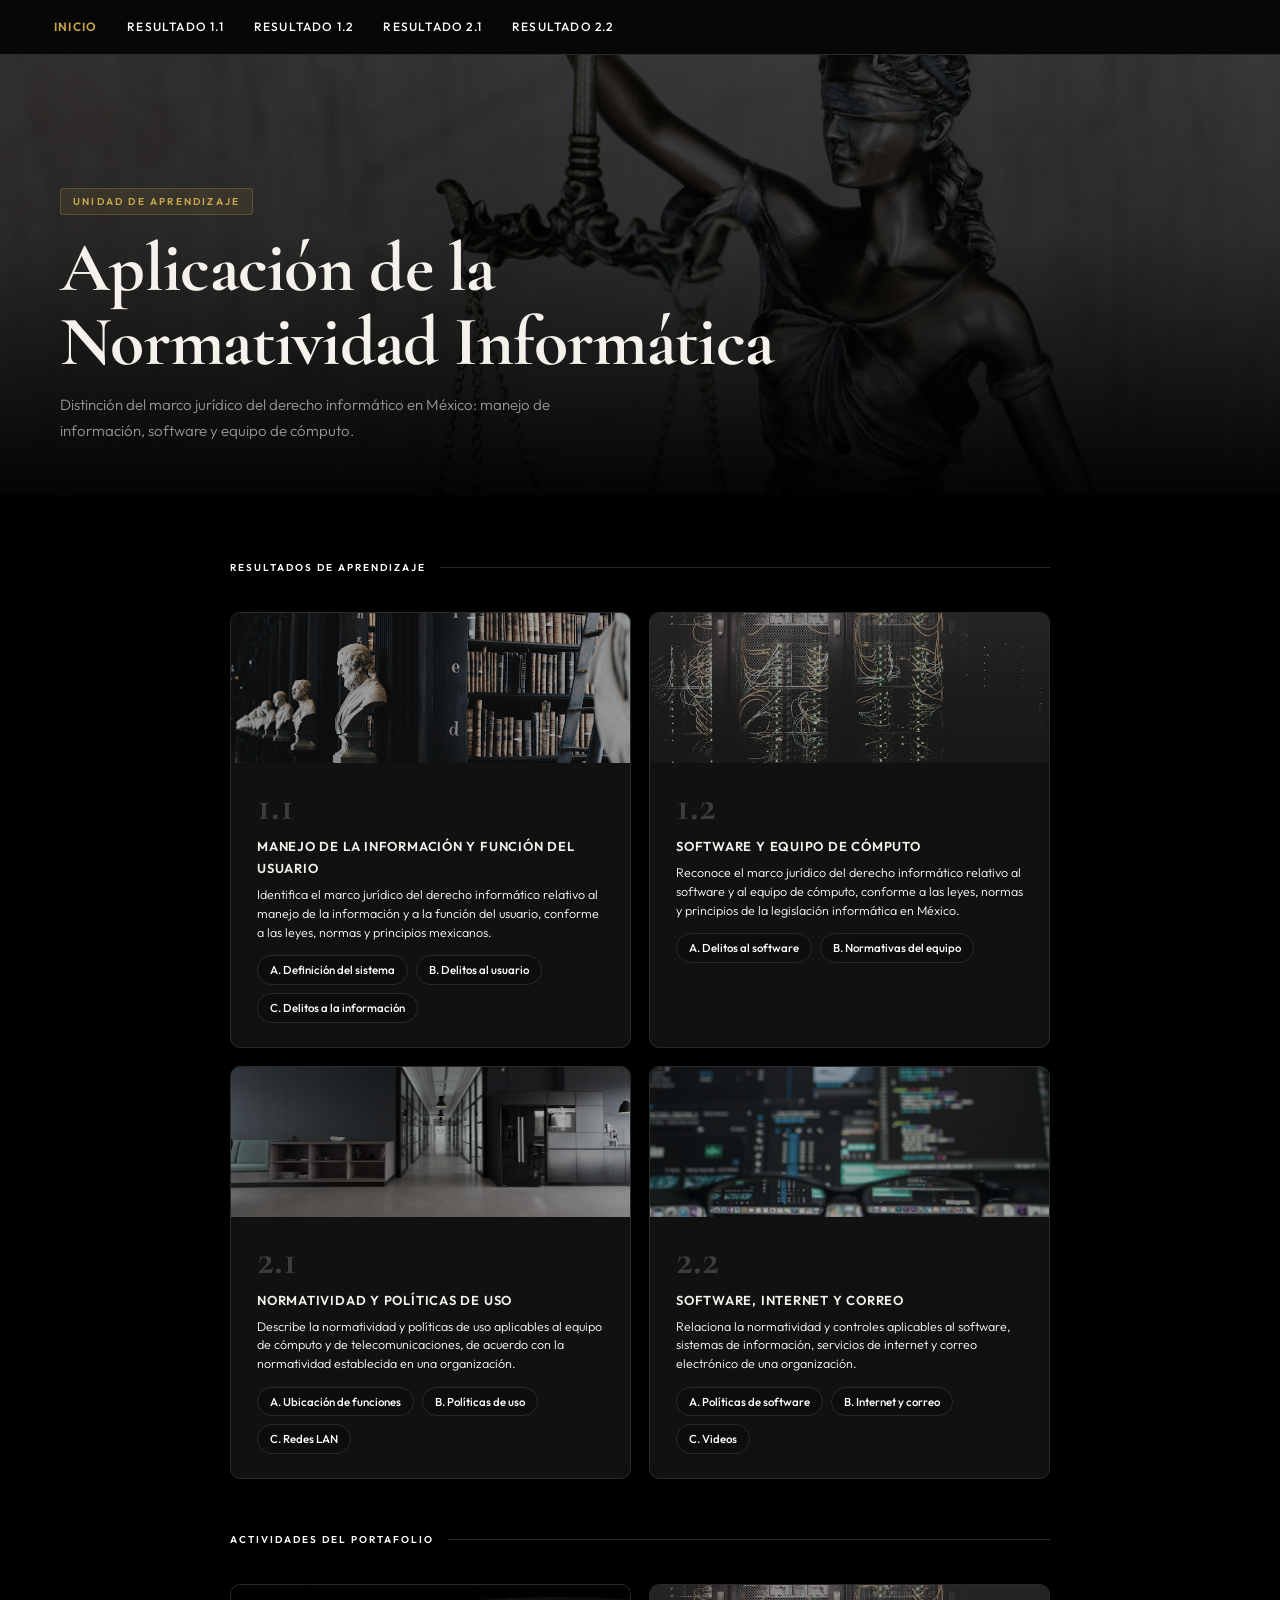
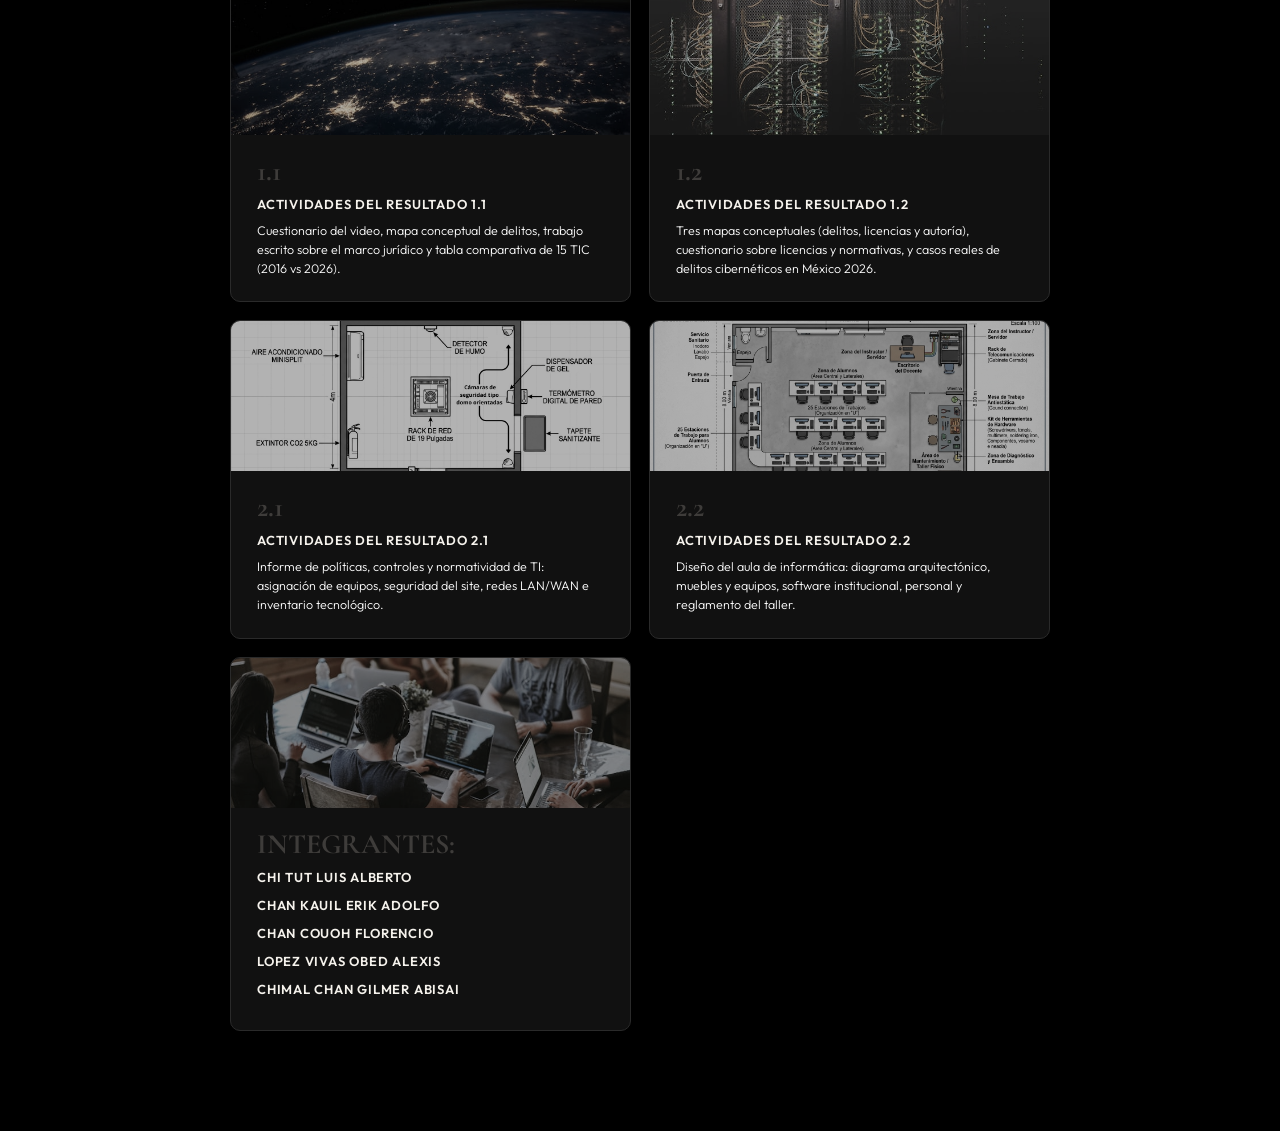
<file: index.html>
<!DOCTYPE html>
<html lang="es">
<head>
  <meta charset="UTF-8">
  <meta name="viewport" content="width=device-width, initial-scale=1.0">
  <title>Derecho Informático — Portafolio</title>
  <link rel="stylesheet" href="estilos.css">
</head>
<body>

<nav>
  <input type="checkbox" id="menu-toggle" class="menu-toggle">
  <label for="menu-toggle" class="hamburger">
    <span></span>
    <span></span>
    <span></span>
  </label>
  <ul>
    <li><a href="index.html">Inicio</a></li>
    <li><a href="resultado1.html">Resultado 1.1</a></li>
    <li><a href="resultado2.html">Resultado 1.2</a></li>
    <li><a href="resultado21.html">Resultado 2.1</a></li>
    <li><a href="resultado22.html">Resultado 2.2</a></li>
  </ul>
</nav>

<div class="hero">
  <img class="hero-img" src="recurvisual/hero_index.jpg" alt="Derecho Informático">
  <div class="hero-overlay"></div>
  <div class="hero-content">
    <span class="hero-eyebrow">Unidad de Aprendizaje</span>
    <h1>Aplicación de la Normatividad Informática</h1>
    <p>Distinción del marco jurídico del derecho informático en México: manejo de información, software y equipo de cómputo.</p>
  </div>
</div>

<div class="container">
  <div class="section-label">Resultados de aprendizaje</div>

  <div class="activity-grid">

    <a class="activity-card" href="resultado1.html">
      <img class="card-img" src="recurvisual/card_resultado1.jpg" alt="Resultado 1.1">
      <div class="card-body">
        <div class="num">1.1</div>
        <h3>Manejo de la Información y Función del Usuario</h3>
        <p>Identifica el marco jurídico del derecho informático relativo al manejo de la información y a la función del usuario, conforme a las leyes, normas y principios mexicanos.</p>
        <div style="margin-top:14px; display:flex; gap:8px; flex-wrap:wrap;">
          <span class="tag">A. Definición del sistema</span>
          <span class="tag">B. Delitos al usuario</span>
          <span class="tag">C. Delitos a la información</span>
        </div>
      </div>
    </a>

    <a class="activity-card" href="resultado2.html">
      <img class="card-img" src="recurvisual/card_resultado2.jpg" alt="Resultado 1.2">
      <div class="card-body">
        <div class="num">1.2</div>
        <h3>Software y Equipo de Cómputo</h3>
        <p>Reconoce el marco jurídico del derecho informático relativo al software y al equipo de cómputo, conforme a las leyes, normas y principios de la legislación informática en México.</p>
        <div style="margin-top:14px; display:flex; gap:8px; flex-wrap:wrap;">
          <span class="tag">A. Delitos al software</span>
          <span class="tag">B. Normativas del equipo</span>
        </div>
      </div>
    </a>

    <a class="activity-card" href="resultado21.html">
      <img class="card-img" src="recurvisual/normativas_computo.jpg" alt="Resultado 2.1">
      <div class="card-body">
        <div class="num">2.1</div>
        <h3>Normatividad y Políticas de Uso</h3>
        <p>Describe la normatividad y políticas de uso aplicables al equipo de cómputo y de telecomunicaciones, de acuerdo con la normatividad establecida en una organización.</p>
        <div style="margin-top:14px; display:flex; gap:8px; flex-wrap:wrap;">
          <span class="tag">A. Ubicación de funciones</span>
          <span class="tag">B. Políticas de uso</span>
          <span class="tag">C. Redes LAN</span>
        </div>
      </div>
    </a>

    <a class="activity-card" href="resultado22.html">
      <img class="card-img" src="recurvisual/seguridad_informatica.jpg" alt="Resultado 2.2">
      <div class="card-body">
        <div class="num">2.2</div>
        <h3>Software, Internet y Correo</h3>
        <p>Relaciona la normatividad y controles aplicables al software, sistemas de información, servicios de internet y correo electrónico de una organización.</p>
        <div style="margin-top:14px; display:flex; gap:8px; flex-wrap:wrap;">
          <span class="tag">A. Políticas de software</span>
          <span class="tag">B. Internet y correo</span>
          <span class="tag">C. Videos</span>
        </div>
      </div>
    </a>

  </div>

  <div class="section-label" style="margin-top:52px;">Actividades del portafolio</div>

  <div class="activity-grid">

    <a class="activity-card" href="actividades1.html">
      <img class="card-img" src="recurvisual/card_actividades.jpg" alt="Actividades 1.1">
      <div class="card-body">
        <div class="num" style="font-size:28px;">1.1</div>
        <h3>Actividades del Resultado 1.1</h3>
        <p>Cuestionario del video, mapa conceptual de delitos, trabajo escrito sobre el marco jurídico y tabla comparativa de 15 TIC (2016 vs 2026).</p>
      </div>
    </a>

    <a class="activity-card" href="actividades2.html">
      <img class="card-img" src="recurvisual/card_resultado2.jpg" alt="Actividades 1.2">
      <div class="card-body">
        <div class="num" style="font-size:28px;">1.2</div>
        <h3>Actividades del Resultado 1.2</h3>
        <p>Tres mapas conceptuales (delitos, licencias y autoría), cuestionario sobre licencias y normativas, y casos reales de delitos cibernéticos en México 2026.</p>
      </div>
    </a>

    <a class="activity-card" href="actividades21.html">
      <img class="card-img" src="recurvisual/resultado21/plano_site_telecomunicaciones.jpeg" alt="Actividades 2.1">
      <div class="card-body">
        <div class="num" style="font-size:28px;">2.1</div>
        <h3>Actividades del Resultado 2.1</h3>
        <p>Informe de políticas, controles y normatividad de TI: asignación de equipos, seguridad del site, redes LAN/WAN e inventario tecnológico.</p>
      </div>
    </a>

    <a class="activity-card" href="actividades22.html">
      <img class="card-img" src="recurvisual/resultado22/plano_aula_taller.jpeg" alt="Actividades 2.2">
      <div class="card-body">
        <div class="num" style="font-size:28px;">2.2</div>
        <h3>Actividades del Resultado 2.2</h3>
        <p>Diseño del aula de informática: diagrama arquitectónico, muebles y equipos, software institucional, personal y reglamento del taller.</p>
      </div>
    </a>

        <a class="activity-card" href="#">
      <img class="card-img" src="recurvisual/card_integrantes.jpg" alt="Integrantes">
      <div class="card-body">
        <div class="num" style="font-size:28px;">INTEGRANTES:</div>
        <h3>Chi Tut Luis Alberto</h3>
        <h3>Chan Kauil Erik Adolfo</h3>
        <h3>Chan Couoh Florencio</h3>
        <h3>Lopez Vivas Obed Alexis</h3>
        <h3>Chimal Chan Gilmer Abisai</h3>
      </div>
    </a>

  </div>

</div>


</body>
</html>
</file>
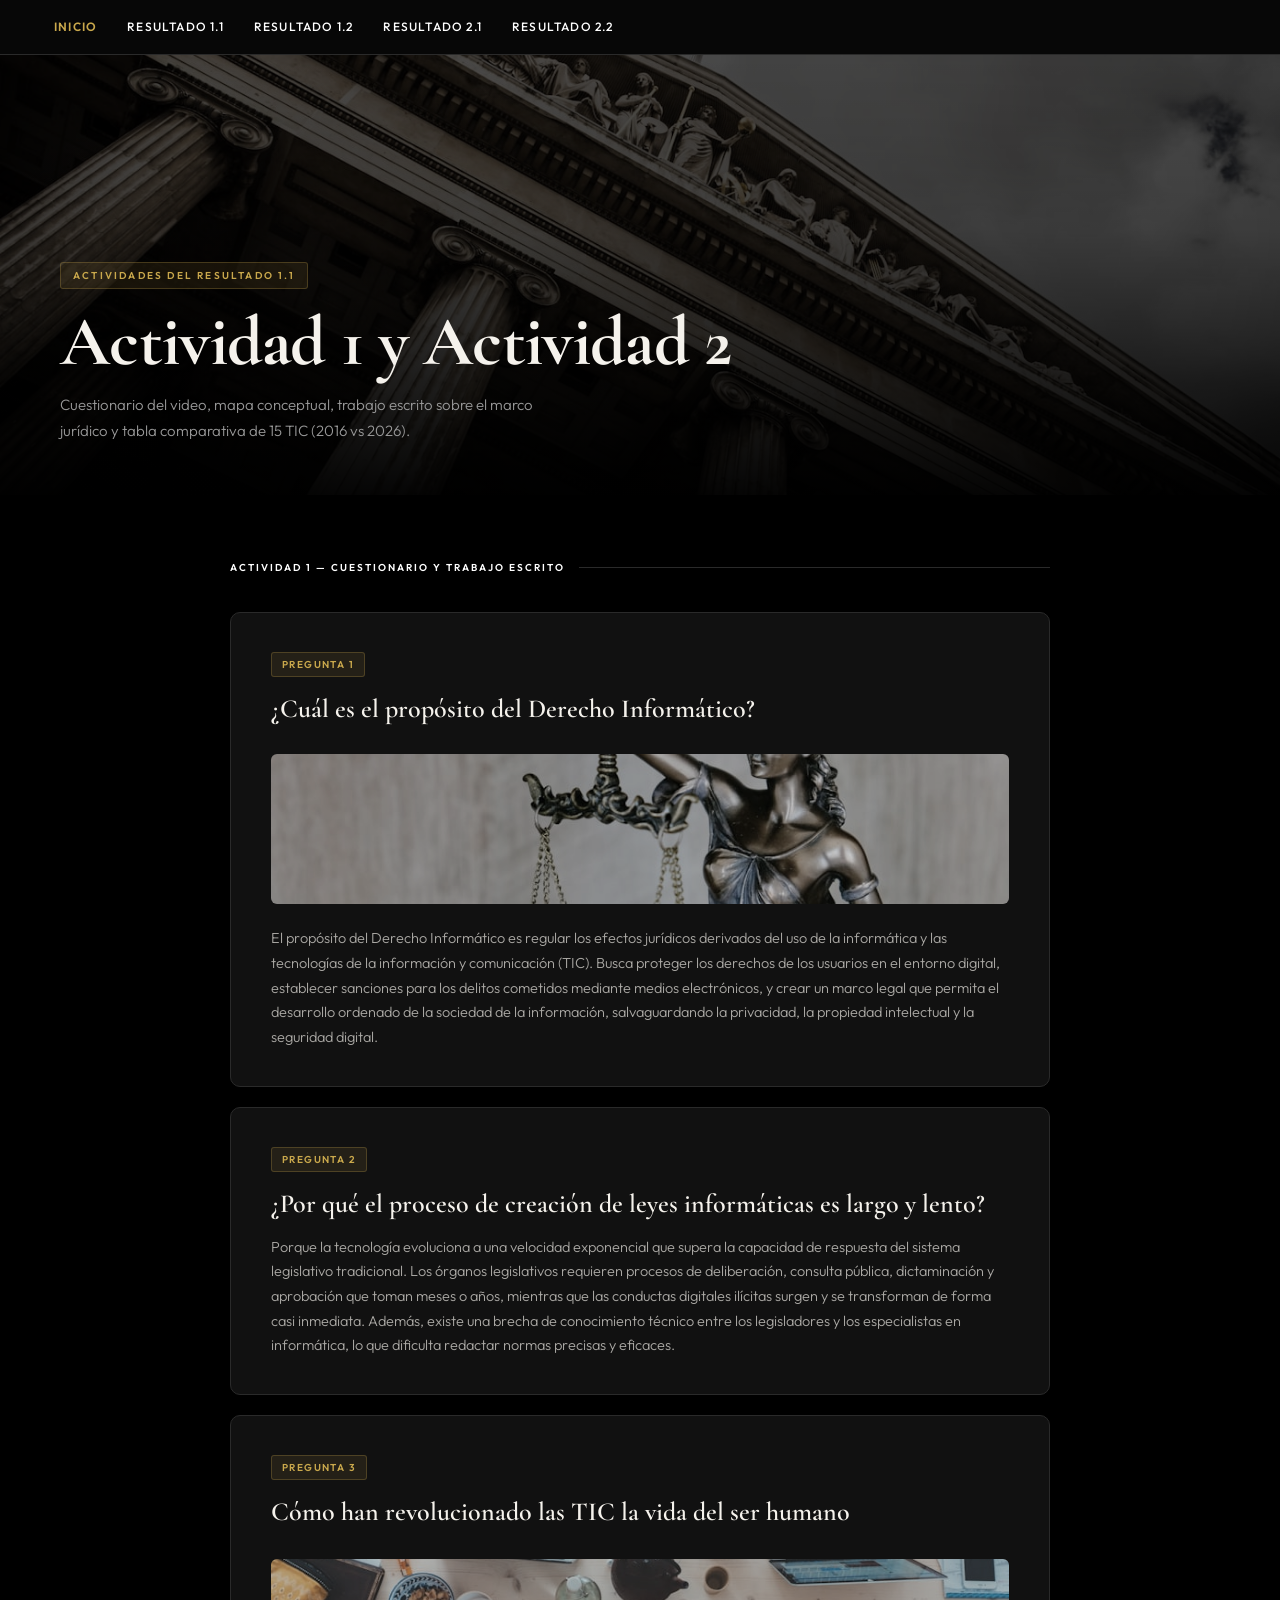
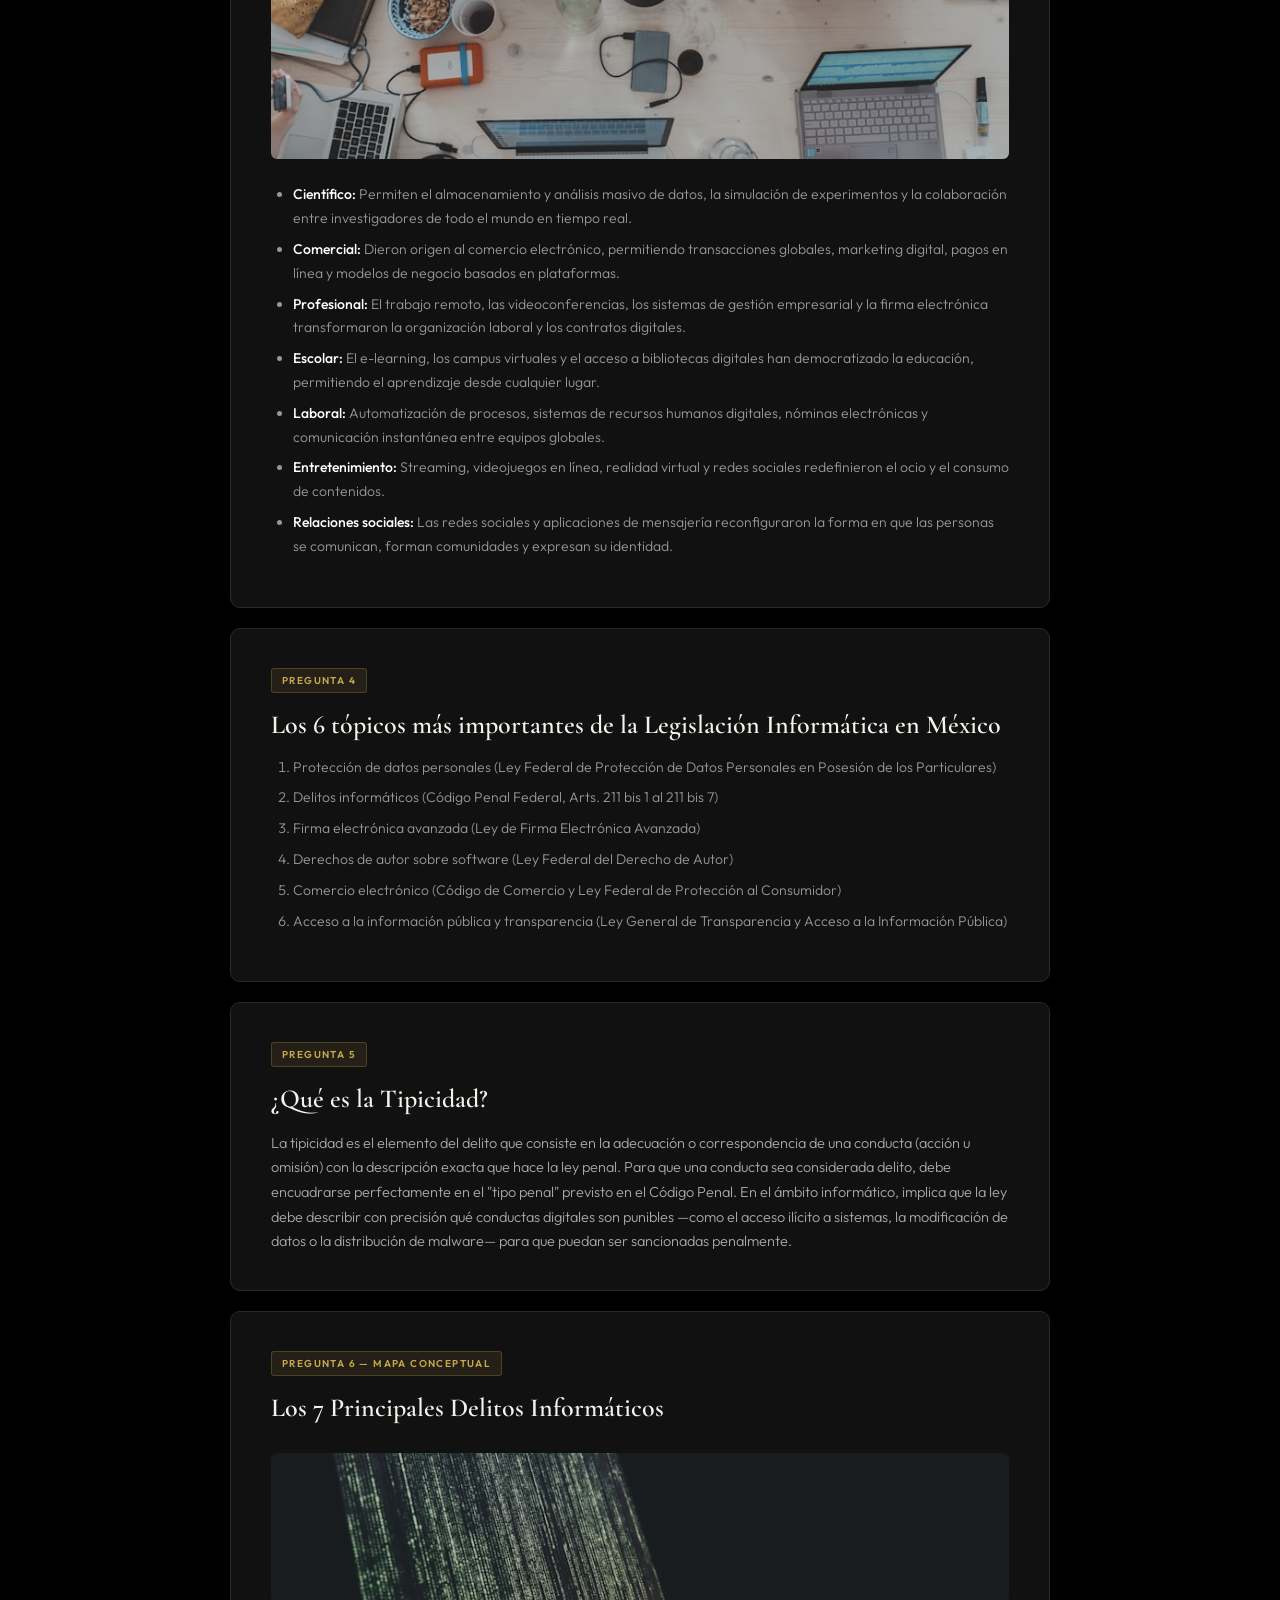
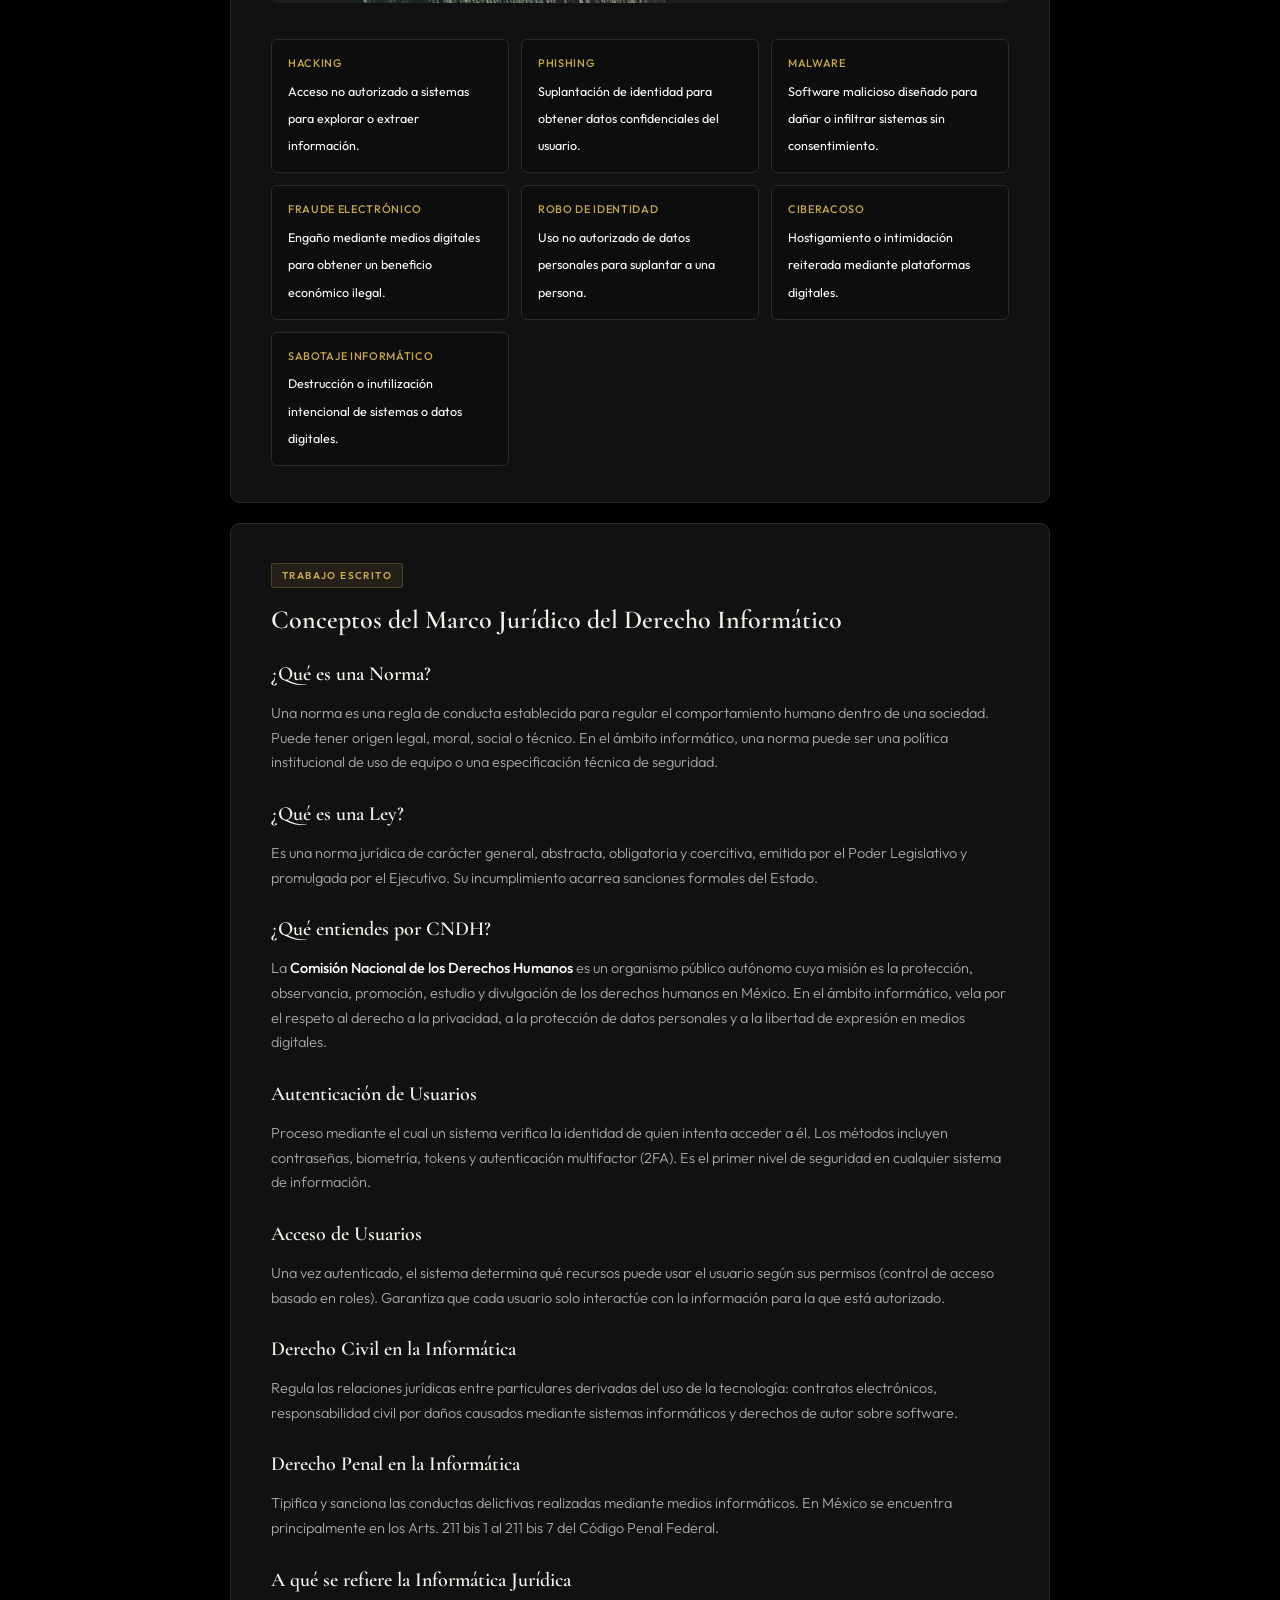
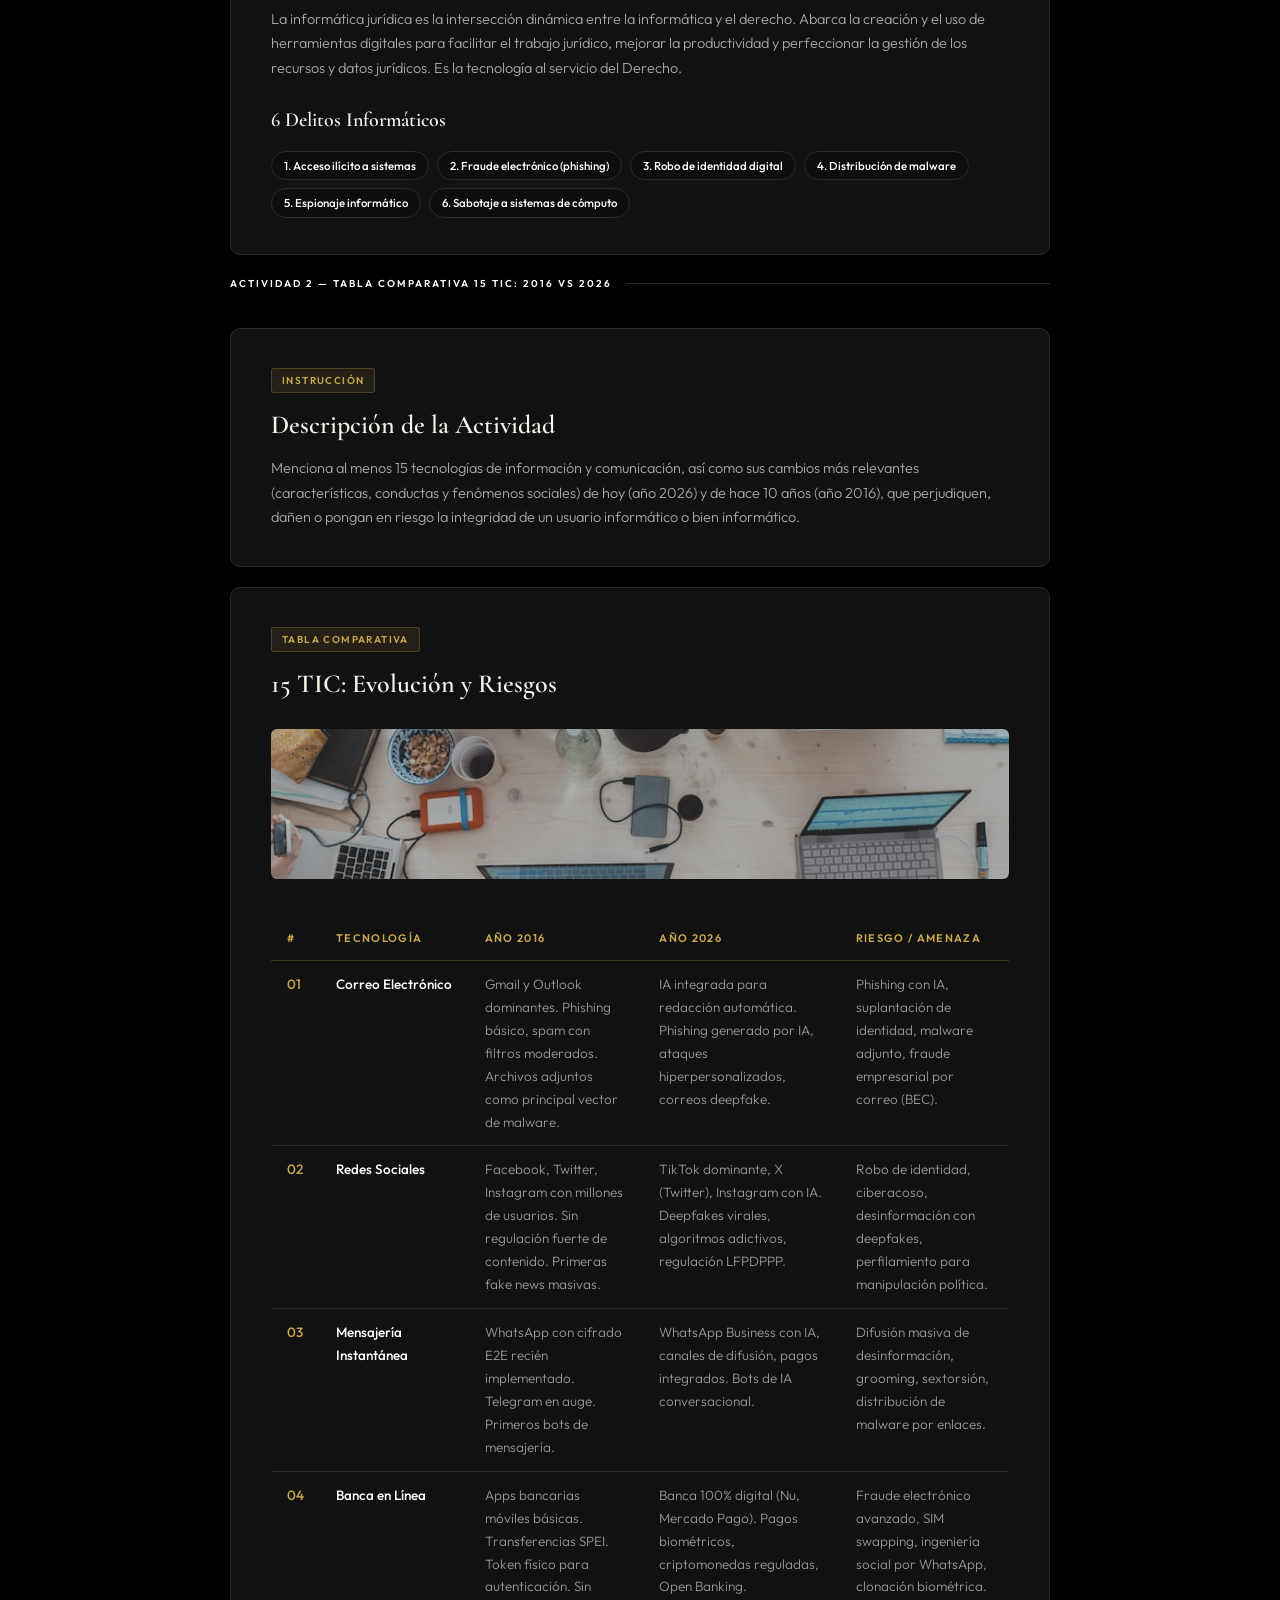
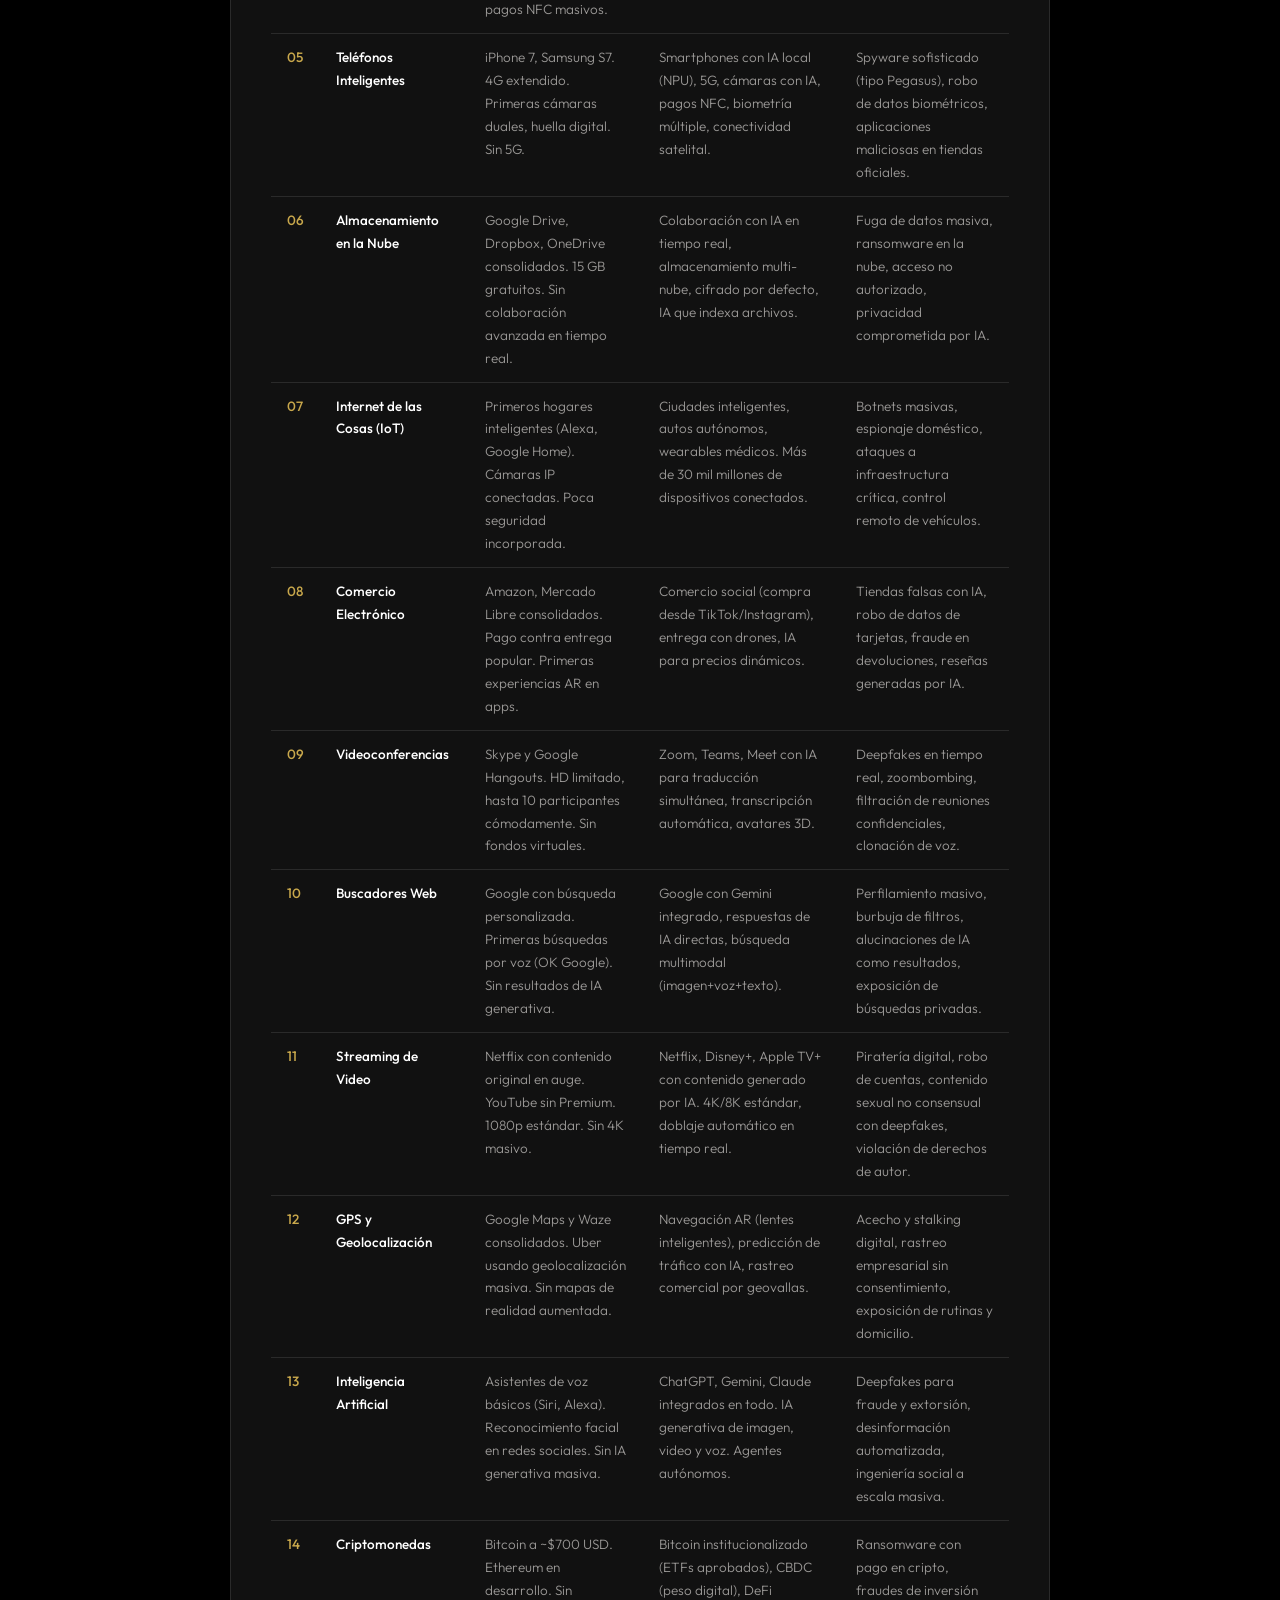
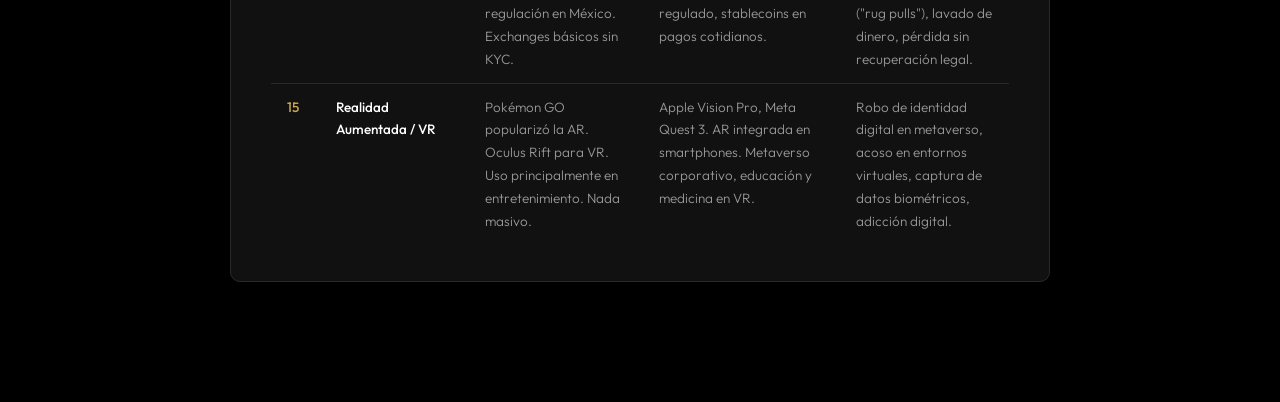
<file: actividades1.html>
<!DOCTYPE html>
<html lang="es">
<head>
  <meta charset="UTF-8">
  <meta name="viewport" content="width=device-width, initial-scale=1.0">
  <title>Actividades 1.1 — Derecho Informático</title>
  <link rel="stylesheet" href="estilos.css">
</head>
<body>

<nav>
  <input type="checkbox" id="menu-toggle" class="menu-toggle">
  <label for="menu-toggle" class="hamburger">
    <span></span>
    <span></span>
    <span></span>
  </label>
  <ul>
    <li><a href="index.html">Inicio</a></li>
    <li><a href="resultado1.html">Resultado 1.1</a></li>
    <li><a href="resultado2.html">Resultado 1.2</a></li>
    <li><a href="resultado21.html">Resultado 2.1</a></li>
    <li><a href="resultado22.html">Resultado 2.2</a></li>
  </ul>
</nav>

<div class="hero">
  <img class="hero-img" src="recurvisual/hero_actividades.jpg" alt="Actividades 1.1">
  <div class="hero-overlay"></div>
  <div class="hero-content">
    <span class="hero-eyebrow">Actividades del Resultado 1.1</span>
    <h1>Actividad 1 y Actividad 2</h1>
    <p>Cuestionario del video, mapa conceptual, trabajo escrito sobre el marco jurídico y tabla comparativa de 15 TIC (2016 vs 2026).</p>
  </div>
</div>

<div class="container">

  <!-- ══════════════════════════════════════
       ACTIVIDAD 1 (del word)
  ═══════════════════════════════════════ -->
  <div class="section-label">Actividad 1 — Cuestionario y Trabajo Escrito</div>

  <div class="card">
    <span class="card-tag">Pregunta 1</span>
    <h2>¿Cuál es el propósito del Derecho Informático?</h2>
    <img class="content-img-sm" src="recurvisual/derecho_informatico_act.jpg" alt="Derecho informático">
    <p>El propósito del Derecho Informático es regular los efectos jurídicos derivados del uso de la informática y las tecnologías de la información y comunicación (TIC). Busca proteger los derechos de los usuarios en el entorno digital, establecer sanciones para los delitos cometidos mediante medios electrónicos, y crear un marco legal que permita el desarrollo ordenado de la sociedad de la información, salvaguardando la privacidad, la propiedad intelectual y la seguridad digital.</p>
  </div>

  <div class="card">
    <span class="card-tag">Pregunta 2</span>
    <h2>¿Por qué el proceso de creación de leyes informáticas es largo y lento?</h2>
    <p>Porque la tecnología evoluciona a una velocidad exponencial que supera la capacidad de respuesta del sistema legislativo tradicional. Los órganos legislativos requieren procesos de deliberación, consulta pública, dictaminación y aprobación que toman meses o años, mientras que las conductas digitales ilícitas surgen y se transforman de forma casi inmediata. Además, existe una brecha de conocimiento técnico entre los legisladores y los especialistas en informática, lo que dificulta redactar normas precisas y eficaces.</p>
  </div>

  <div class="card">
    <span class="card-tag">Pregunta 3</span>
    <h2>Cómo han revolucionado las TIC la vida del ser humano</h2>
    <img class="content-img" src="recurvisual/tic_sociedad.jpg" alt="TIC y sociedad">
    <ul>
      <li><strong>Científico:</strong> Permiten el almacenamiento y análisis masivo de datos, la simulación de experimentos y la colaboración entre investigadores de todo el mundo en tiempo real.</li>
      <li><strong>Comercial:</strong> Dieron origen al comercio electrónico, permitiendo transacciones globales, marketing digital, pagos en línea y modelos de negocio basados en plataformas.</li>
      <li><strong>Profesional:</strong> El trabajo remoto, las videoconferencias, los sistemas de gestión empresarial y la firma electrónica transformaron la organización laboral y los contratos digitales.</li>
      <li><strong>Escolar:</strong> El e-learning, los campus virtuales y el acceso a bibliotecas digitales han democratizado la educación, permitiendo el aprendizaje desde cualquier lugar.</li>
      <li><strong>Laboral:</strong> Automatización de procesos, sistemas de recursos humanos digitales, nóminas electrónicas y comunicación instantánea entre equipos globales.</li>
      <li><strong>Entretenimiento:</strong> Streaming, videojuegos en línea, realidad virtual y redes sociales redefinieron el ocio y el consumo de contenidos.</li>
      <li><strong>Relaciones sociales:</strong> Las redes sociales y aplicaciones de mensajería reconfiguraron la forma en que las personas se comunican, forman comunidades y expresan su identidad.</li>
    </ul>
  </div>

  <div class="card">
    <span class="card-tag">Pregunta 4</span>
    <h2>Los 6 tópicos más importantes de la Legislación Informática en México</h2>
    <ol>
      <li>Protección de datos personales (Ley Federal de Protección de Datos Personales en Posesión de los Particulares)</li>
      <li>Delitos informáticos (Código Penal Federal, Arts. 211 bis 1 al 211 bis 7)</li>
      <li>Firma electrónica avanzada (Ley de Firma Electrónica Avanzada)</li>
      <li>Derechos de autor sobre software (Ley Federal del Derecho de Autor)</li>
      <li>Comercio electrónico (Código de Comercio y Ley Federal de Protección al Consumidor)</li>
      <li>Acceso a la información pública y transparencia (Ley General de Transparencia y Acceso a la Información Pública)</li>
    </ol>
  </div>

  <div class="card">
    <span class="card-tag">Pregunta 5</span>
    <h2>¿Qué es la Tipicidad?</h2>
    <p>La tipicidad es el elemento del delito que consiste en la adecuación o correspondencia de una conducta (acción u omisión) con la descripción exacta que hace la ley penal. Para que una conducta sea considerada delito, debe encuadrarse perfectamente en el "tipo penal" previsto en el Código Penal. En el ámbito informático, implica que la ley debe describir con precisión qué conductas digitales son punibles —como el acceso ilícito a sistemas, la modificación de datos o la distribución de malware— para que puedan ser sancionadas penalmente.</p>
  </div>

  <div class="card">
    <span class="card-tag">Pregunta 6 — Mapa Conceptual</span>
    <h2>Los 7 Principales Delitos Informáticos</h2>
    <img class="content-img-sm" src="recurvisual/delitos_informaticos.jpg" alt="Delitos informáticos">
    <div class="virus-grid">
      <div class="virus-item"><strong>Hacking</strong><span>Acceso no autorizado a sistemas para explorar o extraer información.</span></div>
      <div class="virus-item"><strong>Phishing</strong><span>Suplantación de identidad para obtener datos confidenciales del usuario.</span></div>
      <div class="virus-item"><strong>Malware</strong><span>Software malicioso diseñado para dañar o infiltrar sistemas sin consentimiento.</span></div>
      <div class="virus-item"><strong>Fraude Electrónico</strong><span>Engaño mediante medios digitales para obtener un beneficio económico ilegal.</span></div>
      <div class="virus-item"><strong>Robo de Identidad</strong><span>Uso no autorizado de datos personales para suplantar a una persona.</span></div>
      <div class="virus-item"><strong>Ciberacoso</strong><span>Hostigamiento o intimidación reiterada mediante plataformas digitales.</span></div>
      <div class="virus-item"><strong>Sabotaje Informático</strong><span>Destrucción o inutilización intencional de sistemas o datos digitales.</span></div>
    </div>
  </div>

  <div class="card">
    <span class="card-tag">Trabajo Escrito</span>
    <h2>Conceptos del Marco Jurídico del Derecho Informático</h2>

    <h3>¿Qué es una Norma?</h3>
    <p>Una norma es una regla de conducta establecida para regular el comportamiento humano dentro de una sociedad. Puede tener origen legal, moral, social o técnico. En el ámbito informático, una norma puede ser una política institucional de uso de equipo o una especificación técnica de seguridad.</p>

    <h3>¿Qué es una Ley?</h3>
    <p>Es una norma jurídica de carácter general, abstracta, obligatoria y coercitiva, emitida por el Poder Legislativo y promulgada por el Ejecutivo. Su incumplimiento acarrea sanciones formales del Estado.</p>

    <h3>¿Qué entiendes por CNDH?</h3>
    <p>La <strong>Comisión Nacional de los Derechos Humanos</strong> es un organismo público autónomo cuya misión es la protección, observancia, promoción, estudio y divulgación de los derechos humanos en México. En el ámbito informático, vela por el respeto al derecho a la privacidad, a la protección de datos personales y a la libertad de expresión en medios digitales.</p>

    <h3>Autenticación de Usuarios</h3>
    <p>Proceso mediante el cual un sistema verifica la identidad de quien intenta acceder a él. Los métodos incluyen contraseñas, biometría, tokens y autenticación multifactor (2FA). Es el primer nivel de seguridad en cualquier sistema de información.</p>

    <h3>Acceso de Usuarios</h3>
    <p>Una vez autenticado, el sistema determina qué recursos puede usar el usuario según sus permisos (control de acceso basado en roles). Garantiza que cada usuario solo interactúe con la información para la que está autorizado.</p>

    <h3>Derecho Civil en la Informática</h3>
    <p>Regula las relaciones jurídicas entre particulares derivadas del uso de la tecnología: contratos electrónicos, responsabilidad civil por daños causados mediante sistemas informáticos y derechos de autor sobre software.</p>

    <h3>Derecho Penal en la Informática</h3>
    <p>Tipifica y sanciona las conductas delictivas realizadas mediante medios informáticos. En México se encuentra principalmente en los Arts. 211 bis 1 al 211 bis 7 del Código Penal Federal.</p>

    <h3>A qué se refiere la Informática Jurídica</h3>
    <p>La informática jurídica es la intersección dinámica entre la informática y el derecho. Abarca la creación y el uso de herramientas digitales para facilitar el trabajo jurídico, mejorar la productividad y perfeccionar la gestión de los recursos y datos jurídicos. Es la tecnología al servicio del Derecho.</p>

    <h3>6 Delitos Informáticos</h3>
    <div class="tags">
      <span class="tag">1. Acceso ilícito a sistemas</span>
      <span class="tag">2. Fraude electrónico (phishing)</span>
      <span class="tag">3. Robo de identidad digital</span>
      <span class="tag">4. Distribución de malware</span>
      <span class="tag">5. Espionaje informático</span>
      <span class="tag">6. Sabotaje a sistemas de cómputo</span>
    </div>
  </div>

  <!-- ══════════════════════════════════════
       ACTIVIDAD 2 (del word) — Tabla TIC
  ═══════════════════════════════════════ -->
  <div class="section-label">Actividad 2 — Tabla Comparativa 15 TIC: 2016 vs 2026</div>

  <div class="card">
    <span class="card-tag">Instrucción</span>
    <h2>Descripción de la Actividad</h2>
    <p>Menciona al menos 15 tecnologías de información y comunicación, así como sus cambios más relevantes (características, conductas y fenómenos sociales) de hoy (año 2026) y de hace 10 años (año 2016), que perjudiquen, dañen o pongan en riesgo la integridad de un usuario informático o bien informático.</p>
  </div>

  <div class="card">
    <span class="card-tag">Tabla Comparativa</span>
    <h2>15 TIC: Evolución y Riesgos</h2>
    <img class="content-img-sm" src="recurvisual/evolucion_tecnologica.jpg" alt="Evolución tecnológica">
    <div style="overflow-x:auto;">
      <table class="compare-table">
        <thead>
          <tr>
            <th>#</th>
            <th>Tecnología</th>
            <th>Año 2016</th>
            <th>Año 2026</th>
            <th>Riesgo / Amenaza</th>
          </tr>
        </thead>
        <tbody>
          <tr><td><strong style="color:var(--gold)">01</strong></td><td><strong style="color:var(--text)">Correo Electrónico</strong></td><td>Gmail y Outlook dominantes. Phishing básico, spam con filtros moderados. Archivos adjuntos como principal vector de malware.</td><td>IA integrada para redacción automática. Phishing generado por IA, ataques hiperpersonalizados, correos deepfake.</td><td>Phishing con IA, suplantación de identidad, malware adjunto, fraude empresarial por correo (BEC).</td></tr>
          <tr><td><strong style="color:var(--gold)">02</strong></td><td><strong style="color:var(--text)">Redes Sociales</strong></td><td>Facebook, Twitter, Instagram con millones de usuarios. Sin regulación fuerte de contenido. Primeras fake news masivas.</td><td>TikTok dominante, X (Twitter), Instagram con IA. Deepfakes virales, algoritmos adictivos, regulación LFPDPPP.</td><td>Robo de identidad, ciberacoso, desinformación con deepfakes, perfilamiento para manipulación política.</td></tr>
          <tr><td><strong style="color:var(--gold)">03</strong></td><td><strong style="color:var(--text)">Mensajería Instantánea</strong></td><td>WhatsApp con cifrado E2E recién implementado. Telegram en auge. Primeros bots de mensajería.</td><td>WhatsApp Business con IA, canales de difusión, pagos integrados. Bots de IA conversacional.</td><td>Difusión masiva de desinformación, grooming, sextorsión, distribución de malware por enlaces.</td></tr>
          <tr><td><strong style="color:var(--gold)">04</strong></td><td><strong style="color:var(--text)">Banca en Línea</strong></td><td>Apps bancarias móviles básicas. Transferencias SPEI. Token físico para autenticación. Sin pagos NFC masivos.</td><td>Banca 100% digital (Nu, Mercado Pago). Pagos biométricos, criptomonedas reguladas, Open Banking.</td><td>Fraude electrónico avanzado, SIM swapping, ingeniería social por WhatsApp, clonación biométrica.</td></tr>
          <tr><td><strong style="color:var(--gold)">05</strong></td><td><strong style="color:var(--text)">Teléfonos Inteligentes</strong></td><td>iPhone 7, Samsung S7. 4G extendido. Primeras cámaras duales, huella digital. Sin 5G.</td><td>Smartphones con IA local (NPU), 5G, cámaras con IA, pagos NFC, biometría múltiple, conectividad satelital.</td><td>Spyware sofisticado (tipo Pegasus), robo de datos biométricos, aplicaciones maliciosas en tiendas oficiales.</td></tr>
          <tr><td><strong style="color:var(--gold)">06</strong></td><td><strong style="color:var(--text)">Almacenamiento en la Nube</strong></td><td>Google Drive, Dropbox, OneDrive consolidados. 15 GB gratuitos. Sin colaboración avanzada en tiempo real.</td><td>Colaboración con IA en tiempo real, almacenamiento multi-nube, cifrado por defecto, IA que indexa archivos.</td><td>Fuga de datos masiva, ransomware en la nube, acceso no autorizado, privacidad comprometida por IA.</td></tr>
          <tr><td><strong style="color:var(--gold)">07</strong></td><td><strong style="color:var(--text)">Internet de las Cosas (IoT)</strong></td><td>Primeros hogares inteligentes (Alexa, Google Home). Cámaras IP conectadas. Poca seguridad incorporada.</td><td>Ciudades inteligentes, autos autónomos, wearables médicos. Más de 30 mil millones de dispositivos conectados.</td><td>Botnets masivas, espionaje doméstico, ataques a infraestructura crítica, control remoto de vehículos.</td></tr>
          <tr><td><strong style="color:var(--gold)">08</strong></td><td><strong style="color:var(--text)">Comercio Electrónico</strong></td><td>Amazon, Mercado Libre consolidados. Pago contra entrega popular. Primeras experiencias AR en apps.</td><td>Comercio social (compra desde TikTok/Instagram), entrega con drones, IA para precios dinámicos.</td><td>Tiendas falsas con IA, robo de datos de tarjetas, fraude en devoluciones, reseñas generadas por IA.</td></tr>
          <tr><td><strong style="color:var(--gold)">09</strong></td><td><strong style="color:var(--text)">Videoconferencias</strong></td><td>Skype y Google Hangouts. HD limitado, hasta 10 participantes cómodamente. Sin fondos virtuales.</td><td>Zoom, Teams, Meet con IA para traducción simultánea, transcripción automática, avatares 3D.</td><td>Deepfakes en tiempo real, zoombombing, filtración de reuniones confidenciales, clonación de voz.</td></tr>
          <tr><td><strong style="color:var(--gold)">10</strong></td><td><strong style="color:var(--text)">Buscadores Web</strong></td><td>Google con búsqueda personalizada. Primeras búsquedas por voz (OK Google). Sin resultados de IA generativa.</td><td>Google con Gemini integrado, respuestas de IA directas, búsqueda multimodal (imagen+voz+texto).</td><td>Perfilamiento masivo, burbuja de filtros, alucinaciones de IA como resultados, exposición de búsquedas privadas.</td></tr>
          <tr><td><strong style="color:var(--gold)">11</strong></td><td><strong style="color:var(--text)">Streaming de Video</strong></td><td>Netflix con contenido original en auge. YouTube sin Premium. 1080p estándar. Sin 4K masivo.</td><td>Netflix, Disney+, Apple TV+ con contenido generado por IA. 4K/8K estándar, doblaje automático en tiempo real.</td><td>Piratería digital, robo de cuentas, contenido sexual no consensual con deepfakes, violación de derechos de autor.</td></tr>
          <tr><td><strong style="color:var(--gold)">12</strong></td><td><strong style="color:var(--text)">GPS y Geolocalización</strong></td><td>Google Maps y Waze consolidados. Uber usando geolocalización masiva. Sin mapas de realidad aumentada.</td><td>Navegación AR (lentes inteligentes), predicción de tráfico con IA, rastreo comercial por geovallas.</td><td>Acecho y stalking digital, rastreo empresarial sin consentimiento, exposición de rutinas y domicilio.</td></tr>
          <tr><td><strong style="color:var(--gold)">13</strong></td><td><strong style="color:var(--text)">Inteligencia Artificial</strong></td><td>Asistentes de voz básicos (Siri, Alexa). Reconocimiento facial en redes sociales. Sin IA generativa masiva.</td><td>ChatGPT, Gemini, Claude integrados en todo. IA generativa de imagen, video y voz. Agentes autónomos.</td><td>Deepfakes para fraude y extorsión, desinformación automatizada, ingeniería social a escala masiva.</td></tr>
          <tr><td><strong style="color:var(--gold)">14</strong></td><td><strong style="color:var(--text)">Criptomonedas</strong></td><td>Bitcoin a ~$700 USD. Ethereum en desarrollo. Sin regulación en México. Exchanges básicos sin KYC.</td><td>Bitcoin institucionalizado (ETFs aprobados), CBDC (peso digital), DeFi regulado, stablecoins en pagos cotidianos.</td><td>Ransomware con pago en cripto, fraudes de inversión ("rug pulls"), lavado de dinero, pérdida sin recuperación legal.</td></tr>
          <tr><td><strong style="color:var(--gold)">15</strong></td><td><strong style="color:var(--text)">Realidad Aumentada / VR</strong></td><td>Pokémon GO popularizó la AR. Oculus Rift para VR. Uso principalmente en entretenimiento. Nada masivo.</td><td>Apple Vision Pro, Meta Quest 3. AR integrada en smartphones. Metaverso corporativo, educación y medicina en VR.</td><td>Robo de identidad digital en metaverso, acoso en entornos virtuales, captura de datos biométricos, adicción digital.</td></tr>
        </tbody>
      </table>
    </div>
  </div>

</div>

</body>
</html>
</file>
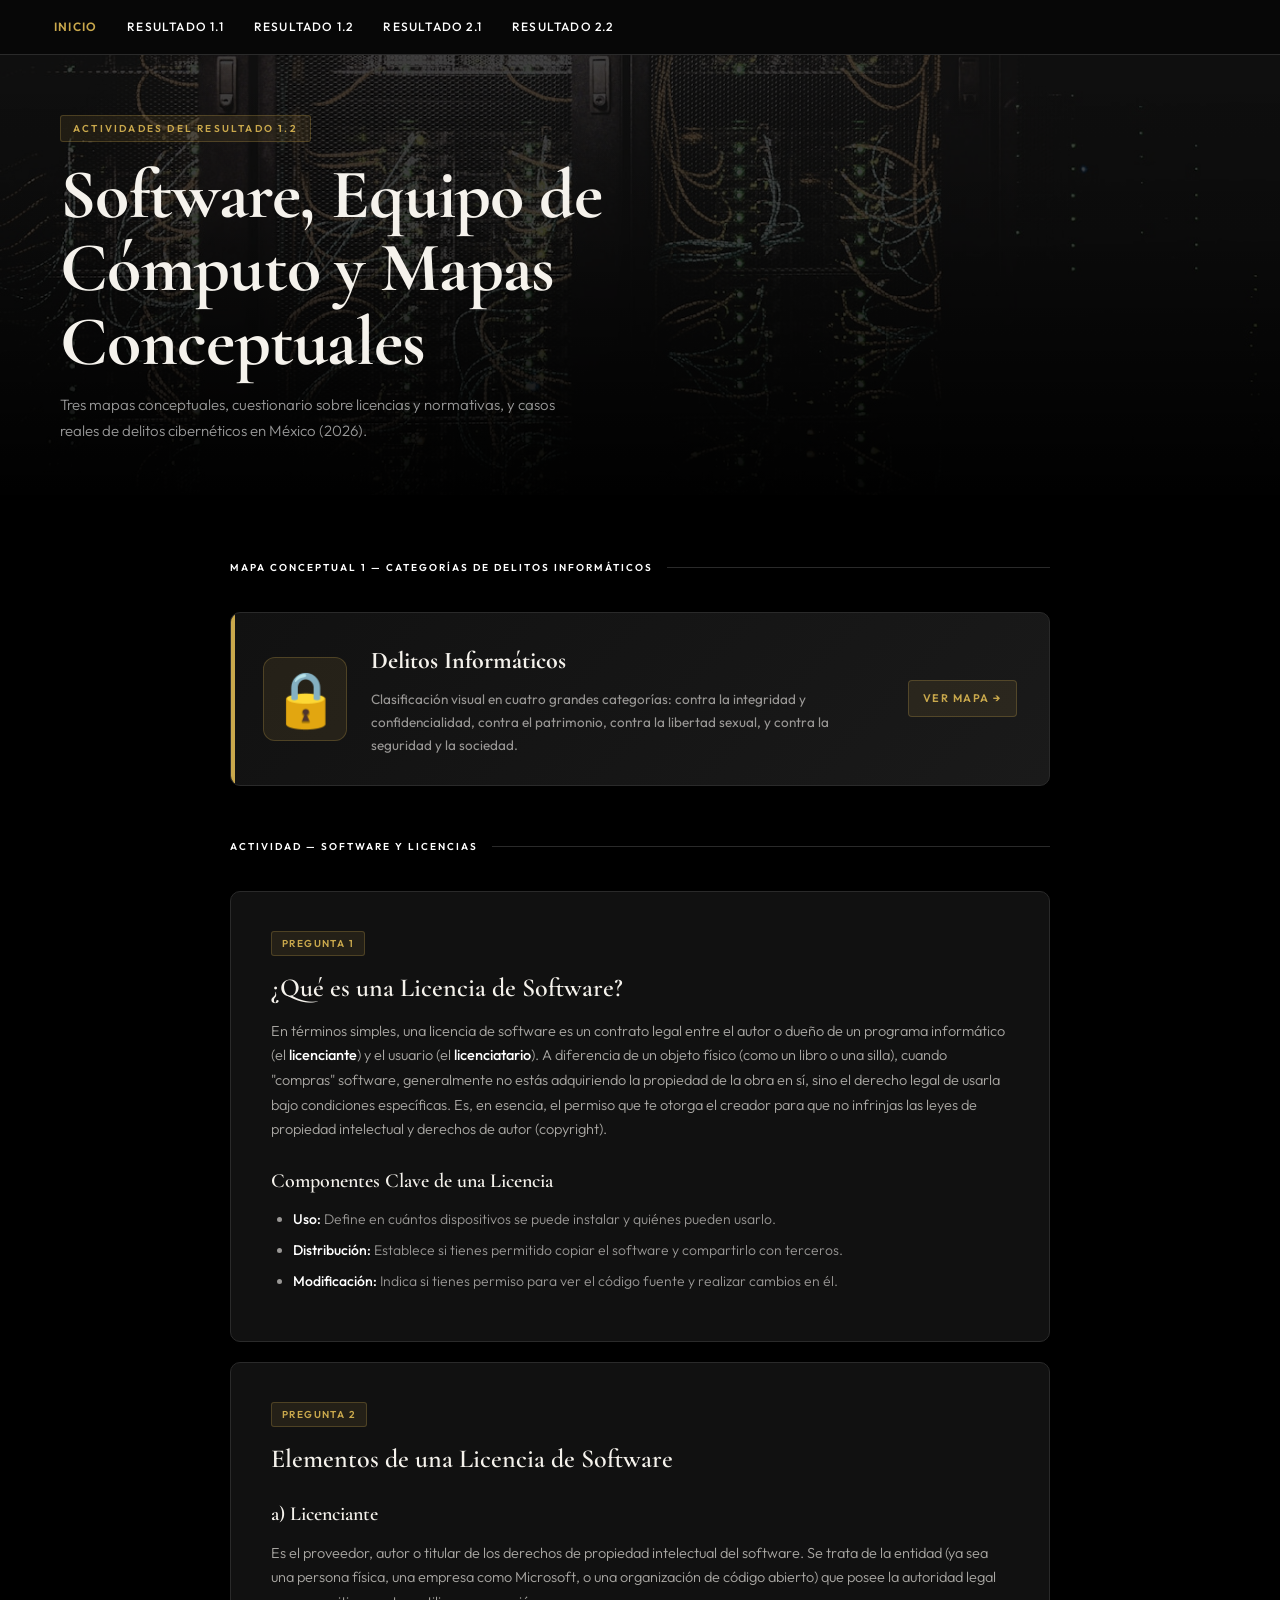
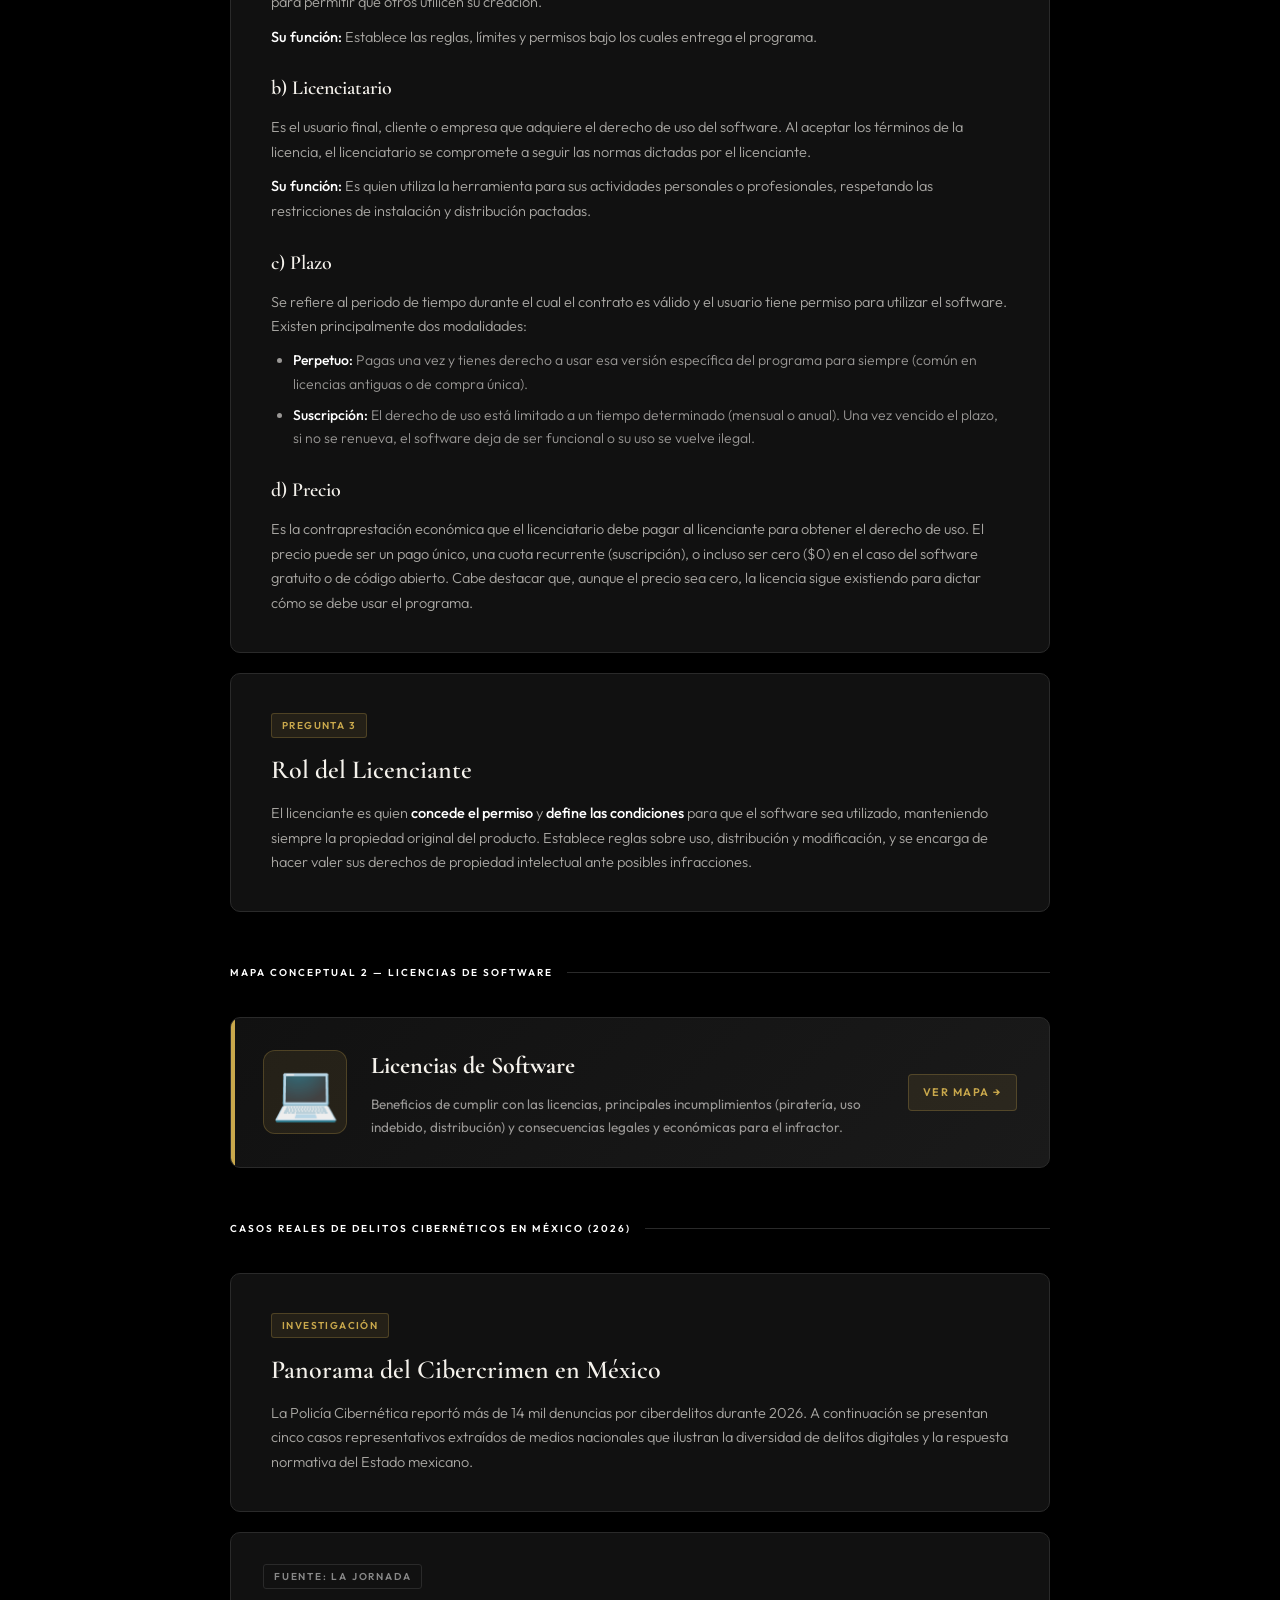
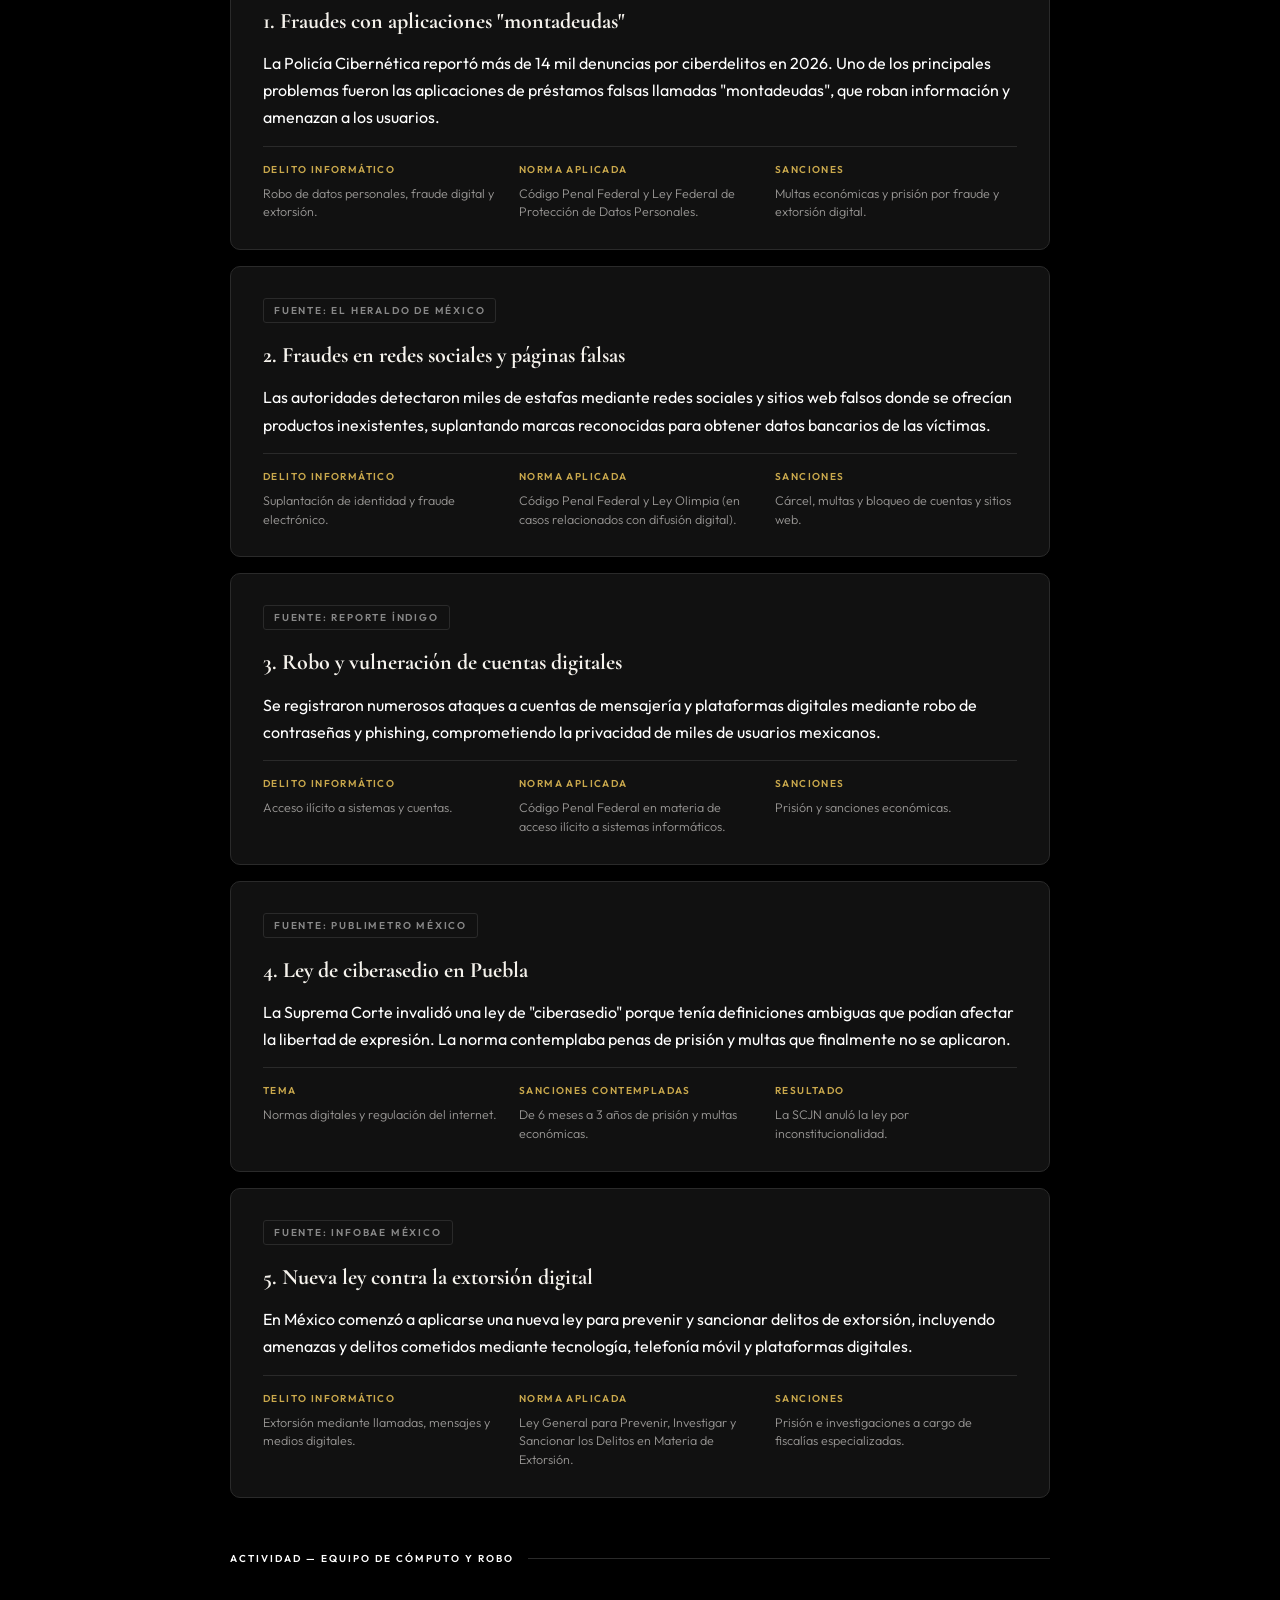
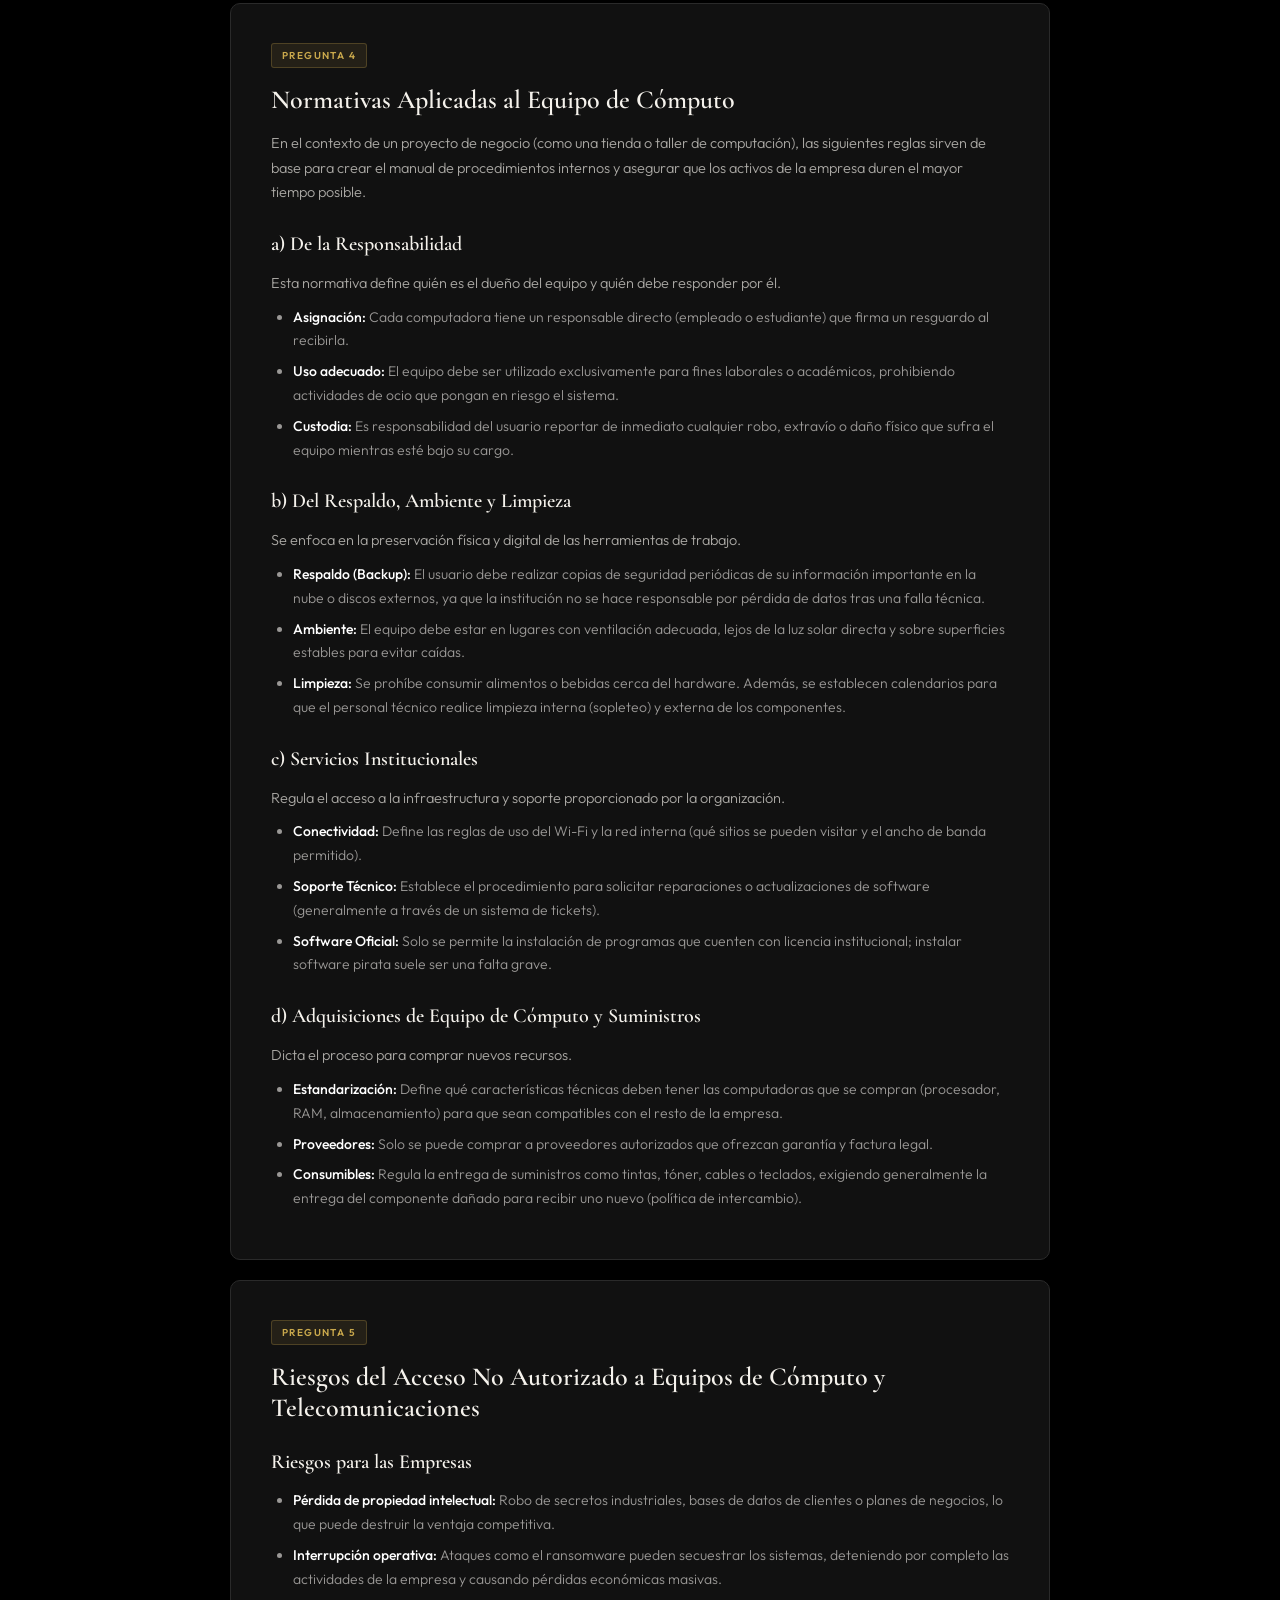
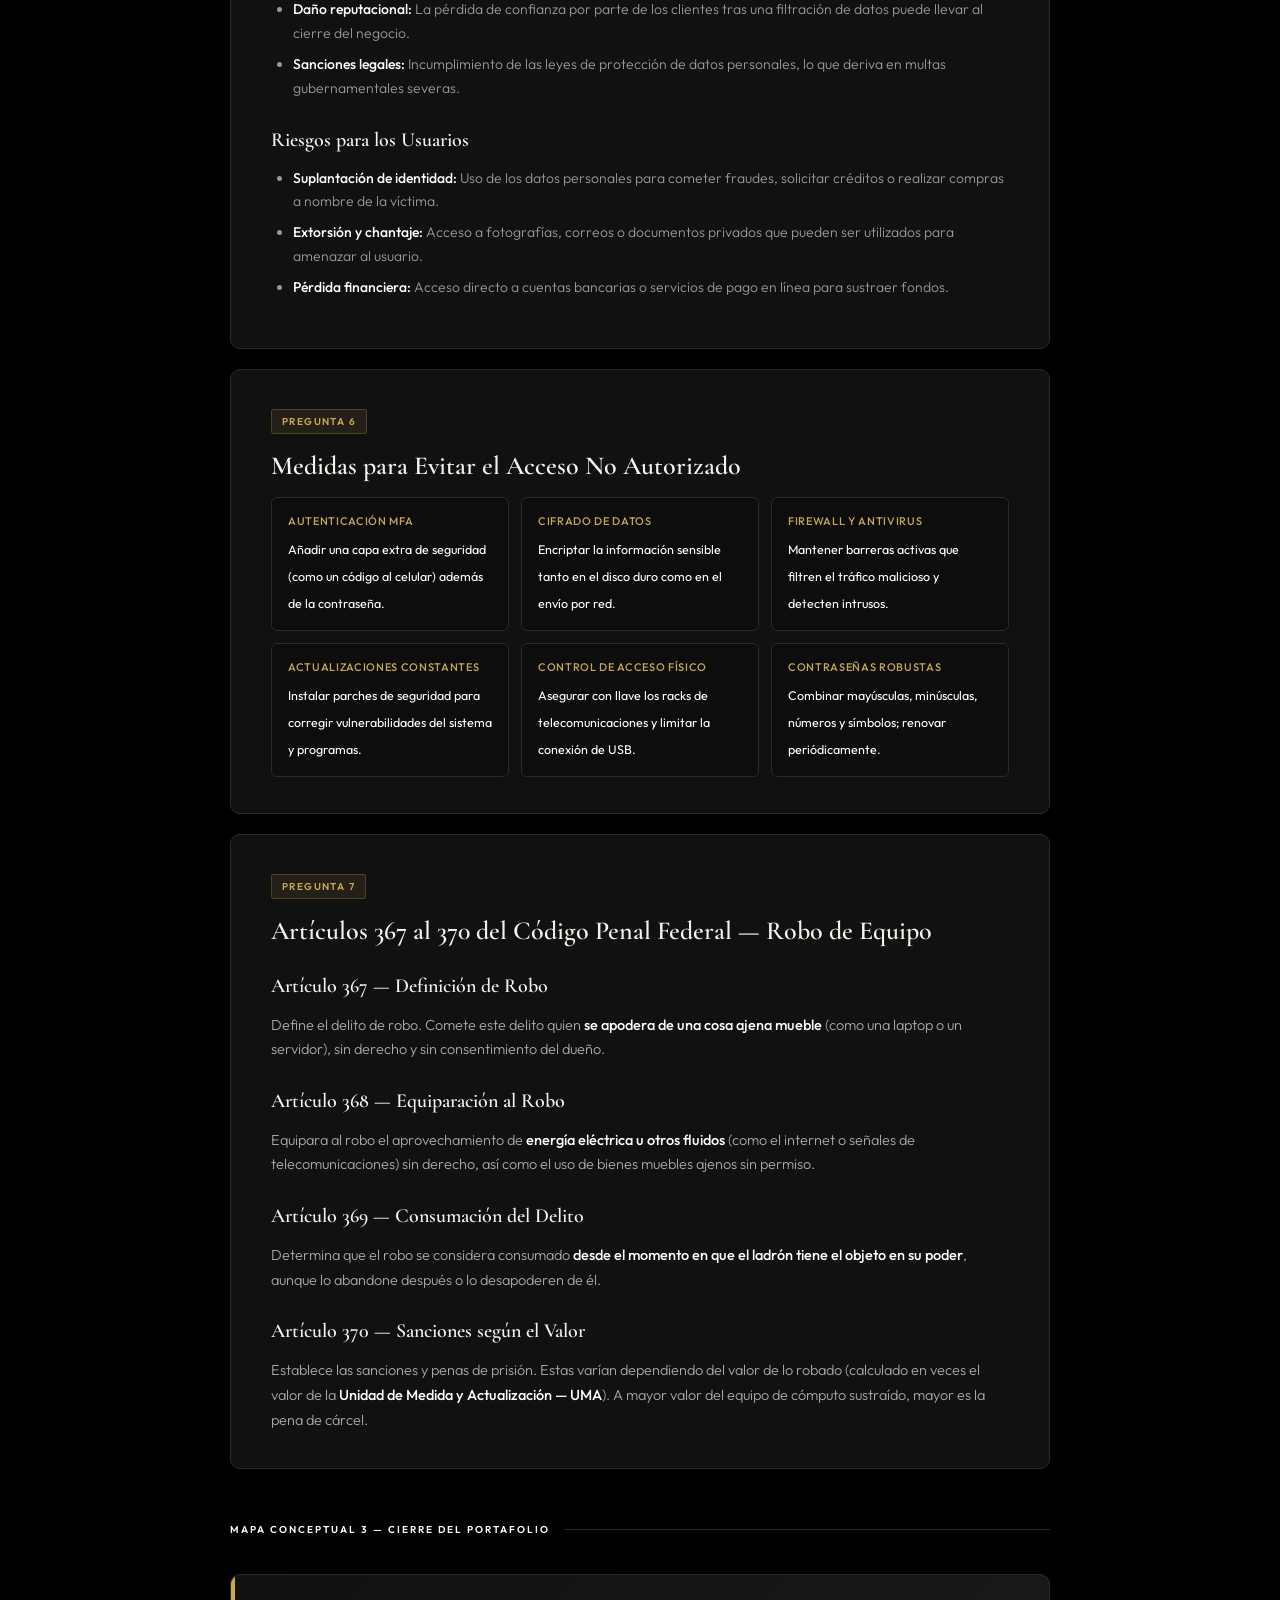
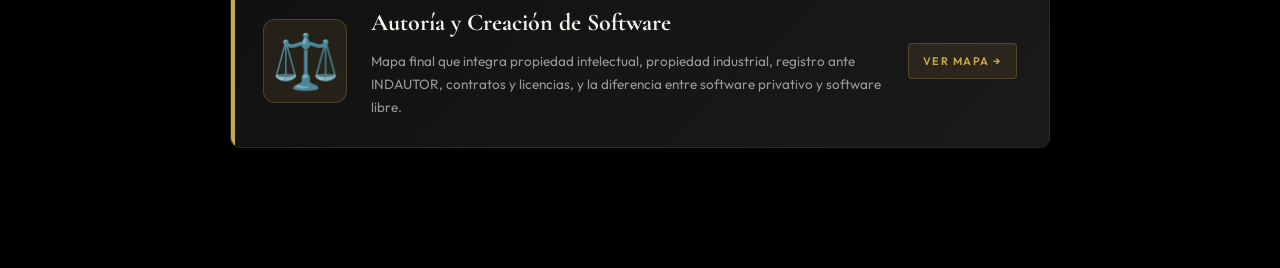
<file: actividades2.html>
<!DOCTYPE html>
<html lang="es">
<head>
  <meta charset="UTF-8">
  <meta name="viewport" content="width=device-width, initial-scale=1.0">
  <title>Actividades 1.2 — Derecho Informático</title>
  <link rel="stylesheet" href="estilos.css">
  <style>
    /* Tarjetas de mapas conceptuales */
    .mapa-card{
      display:flex; align-items:center; gap:24px;
      background:linear-gradient(135deg, #111 0%, #1a1a1a 100%);
      border:1px solid var(--border); border-radius:10px;
      padding:28px 32px; margin-bottom:20px;
      text-decoration:none; color:var(--text);
      transition:transform .25s, border-color .25s, box-shadow .25s;
      position:relative; overflow:hidden;
    }
    .mapa-card::before{
      content:''; position:absolute; left:0; top:0; bottom:0; width:4px;
      background:var(--gold);
    }
    .mapa-card:hover{
      transform:translateY(-3px); border-color:var(--gold-line);
      box-shadow:0 18px 52px rgba(0,0,0,0.55);
    }
    .mapa-card .icon{
      font-size:54px; flex-shrink:0;
      width:84px; height:84px;
      display:flex; align-items:center; justify-content:center;
      background:var(--gold-dim); border:1px solid var(--gold-line);
      border-radius:12px;
    }
    .mapa-card .info{flex:1;}
    .mapa-card .info h3{
      font-family:'Cormorant Garamond', serif;
      font-size:24px; color:var(--white); margin-bottom:6px;
    }
    .mapa-card .info p{font-size:13.5px; color:#9a9896; margin:0;}
    .mapa-card .cta{
      font-size:11px; font-weight:600; letter-spacing:0.14em;
      text-transform:uppercase; color:var(--gold);
      border:1px solid var(--gold-line); background:var(--gold-dim);
      padding:8px 14px; border-radius:4px; flex-shrink:0;
    }
    @media(max-width:700px){
      .mapa-card{flex-direction:column; align-items:flex-start; padding:20px 18px; gap:14px;}
      .mapa-card .icon{width:60px; height:60px; font-size:36px;}
      .mapa-card .info h3{font-size:20px;}
      .mapa-card .cta{align-self:stretch; text-align:center;}
    }

    /* Tarjetas de noticias / casos */
    .news-card{
      background:var(--surface); border:1px solid var(--border);
      border-radius:10px; padding:28px 32px; margin-bottom:16px;
    }
    .news-card .source{
      display:inline-block; font-size:10px; font-weight:600;
      letter-spacing:0.18em; text-transform:uppercase;
      color:#888; border:1px solid var(--border);
      padding:3px 10px; border-radius:3px; margin-bottom:14px;
    }
    .news-card h3{
      font-family:'Cormorant Garamond', serif;
      font-size:22px; color:var(--white); margin-bottom:10px;
    }
    .news-card .meta{
      display:grid; grid-template-columns:1fr 1fr 1fr; gap:14px;
      margin-top:14px; padding-top:14px; border-top:1px solid var(--border);
    }
    .news-card .meta-block strong{
      display:block; font-size:10px; font-weight:600;
      letter-spacing:0.14em; text-transform:uppercase;
      color:var(--gold); margin-bottom:6px;
    }
    .news-card .meta-block span{
      font-size:12.5px; color:#9a9896; font-weight:300;
      display:block; line-height:1.5;
    }
    @media(max-width:700px){
      .news-card{padding:18px 16px;}
      .news-card h3{font-size:18px;}
      .news-card .meta{grid-template-columns:1fr; gap:10px;}
    }
  </style>
</head>
<body>

<nav>
  <input type="checkbox" id="menu-toggle" class="menu-toggle">
  <label for="menu-toggle" class="hamburger">
    <span></span>
    <span></span>
    <span></span>
  </label>
  <ul>
    <li><a href="index.html">Inicio</a></li>
    <li><a href="resultado1.html">Resultado 1.1</a></li>
    <li><a href="resultado2.html">Resultado 1.2</a></li>
    <li><a href="resultado21.html">Resultado 2.1</a></li>
    <li><a href="resultado22.html">Resultado 2.2</a></li>
  </ul>
</nav>

<div class="hero">
  <img class="hero-img" src="recurvisual/hero_resultado2.jpg" alt="Actividades 1.2">
  <div class="hero-overlay"></div>
  <div class="hero-content">
    <span class="hero-eyebrow">Actividades del Resultado 1.2</span>
    <h1>Software, Equipo de Cómputo y Mapas Conceptuales</h1>
    <p>Tres mapas conceptuales, cuestionario sobre licencias y normativas, y casos reales de delitos cibernéticos en México (2026).</p>
  </div>
</div>

<div class="container">

  <!-- ══════════════════════════════════════
       MAPA CONCEPTUAL 1
  ═══════════════════════════════════════ -->
  <div class="section-label">Mapa Conceptual 1 — Categorías de Delitos Informáticos</div>

  <a class="mapa-card" href="mapa_delitos.html">
    <div class="icon">🔒</div>
    <div class="info">
      <h3>Delitos Informáticos</h3>
      <p>Clasificación visual en cuatro grandes categorías: contra la integridad y confidencialidad, contra el patrimonio, contra la libertad sexual, y contra la seguridad y la sociedad.</p>
    </div>
    <span class="cta">Ver mapa →</span>
  </a>

  <!-- ══════════════════════════════════════
       ACTIVIDAD — LICENCIAS DE SOFTWARE
  ═══════════════════════════════════════ -->
  <div class="section-label" style="margin-top:52px;">Actividad — Software y Licencias</div>

  <div class="card">
    <span class="card-tag">Pregunta 1</span>
    <h2>¿Qué es una Licencia de Software?</h2>
    <p>En términos simples, una licencia de software es un contrato legal entre el autor o dueño de un programa informático (el <strong>licenciante</strong>) y el usuario (el <strong>licenciatario</strong>). A diferencia de un objeto físico (como un libro o una silla), cuando "compras" software, generalmente no estás adquiriendo la propiedad de la obra en sí, sino el derecho legal de usarla bajo condiciones específicas. Es, en esencia, el permiso que te otorga el creador para que no infrinjas las leyes de propiedad intelectual y derechos de autor (copyright).</p>

    <h3>Componentes Clave de una Licencia</h3>
    <ul>
      <li><strong>Uso:</strong> Define en cuántos dispositivos se puede instalar y quiénes pueden usarlo.</li>
      <li><strong>Distribución:</strong> Establece si tienes permitido copiar el software y compartirlo con terceros.</li>
      <li><strong>Modificación:</strong> Indica si tienes permiso para ver el código fuente y realizar cambios en él.</li>
    </ul>
  </div>

  <div class="card">
    <span class="card-tag">Pregunta 2</span>
    <h2>Elementos de una Licencia de Software</h2>

    <h3>a) Licenciante</h3>
    <p>Es el proveedor, autor o titular de los derechos de propiedad intelectual del software. Se trata de la entidad (ya sea una persona física, una empresa como Microsoft, o una organización de código abierto) que posee la autoridad legal para permitir que otros utilicen su creación.</p>
    <p><strong>Su función:</strong> Establece las reglas, límites y permisos bajo los cuales entrega el programa.</p>

    <h3>b) Licenciatario</h3>
    <p>Es el usuario final, cliente o empresa que adquiere el derecho de uso del software. Al aceptar los términos de la licencia, el licenciatario se compromete a seguir las normas dictadas por el licenciante.</p>
    <p><strong>Su función:</strong> Es quien utiliza la herramienta para sus actividades personales o profesionales, respetando las restricciones de instalación y distribución pactadas.</p>

    <h3>c) Plazo</h3>
    <p>Se refiere al periodo de tiempo durante el cual el contrato es válido y el usuario tiene permiso para utilizar el software. Existen principalmente dos modalidades:</p>
    <ul>
      <li><strong>Perpetuo:</strong> Pagas una vez y tienes derecho a usar esa versión específica del programa para siempre (común en licencias antiguas o de compra única).</li>
      <li><strong>Suscripción:</strong> El derecho de uso está limitado a un tiempo determinado (mensual o anual). Una vez vencido el plazo, si no se renueva, el software deja de ser funcional o su uso se vuelve ilegal.</li>
    </ul>

    <h3>d) Precio</h3>
    <p>Es la contraprestación económica que el licenciatario debe pagar al licenciante para obtener el derecho de uso. El precio puede ser un pago único, una cuota recurrente (suscripción), o incluso ser cero ($0) en el caso del software gratuito o de código abierto. Cabe destacar que, aunque el precio sea cero, la licencia sigue existiendo para dictar cómo se debe usar el programa.</p>
  </div>

  <div class="card">
    <span class="card-tag">Pregunta 3</span>
    <h2>Rol del Licenciante</h2>
    <p>El licenciante es quien <strong>concede el permiso</strong> y <strong>define las condiciones</strong> para que el software sea utilizado, manteniendo siempre la propiedad original del producto. Establece reglas sobre uso, distribución y modificación, y se encarga de hacer valer sus derechos de propiedad intelectual ante posibles infracciones.</p>
  </div>

  <!-- ══════════════════════════════════════
       MAPA CONCEPTUAL 2
  ═══════════════════════════════════════ -->
  <div class="section-label" style="margin-top:52px;">Mapa Conceptual 2 — Licencias de Software</div>

  <a class="mapa-card" href="mapa_licencias.html">
    <div class="icon">💻</div>
    <div class="info">
      <h3>Licencias de Software</h3>
      <p>Beneficios de cumplir con las licencias, principales incumplimientos (piratería, uso indebido, distribución) y consecuencias legales y económicas para el infractor.</p>
    </div>
    <span class="cta">Ver mapa →</span>
  </a>

  <!-- ══════════════════════════════════════
       CASOS REALES DE DELITOS CIBERNÉTICOS
  ═══════════════════════════════════════ -->
  <div class="section-label" style="margin-top:52px;">Casos Reales de Delitos Cibernéticos en México (2026)</div>

  <div class="card">
    <span class="card-tag">Investigación</span>
    <h2>Panorama del Cibercrimen en México</h2>
    <p>La Policía Cibernética reportó más de 14 mil denuncias por ciberdelitos durante 2026. A continuación se presentan cinco casos representativos extraídos de medios nacionales que ilustran la diversidad de delitos digitales y la respuesta normativa del Estado mexicano.</p>
  </div>

  <div class="news-card">
    <span class="source">Fuente: La Jornada</span>
    <h3>1. Fraudes con aplicaciones "montadeudas"</h3>
    <p>La Policía Cibernética reportó más de 14 mil denuncias por ciberdelitos en 2026. Uno de los principales problemas fueron las aplicaciones de préstamos falsas llamadas "montadeudas", que roban información y amenazan a los usuarios.</p>
    <div class="meta">
      <div class="meta-block">
        <strong>Delito Informático</strong>
        <span>Robo de datos personales, fraude digital y extorsión.</span>
      </div>
      <div class="meta-block">
        <strong>Norma Aplicada</strong>
        <span>Código Penal Federal y Ley Federal de Protección de Datos Personales.</span>
      </div>
      <div class="meta-block">
        <strong>Sanciones</strong>
        <span>Multas económicas y prisión por fraude y extorsión digital.</span>
      </div>
    </div>
  </div>

  <div class="news-card">
    <span class="source">Fuente: El Heraldo de México</span>
    <h3>2. Fraudes en redes sociales y páginas falsas</h3>
    <p>Las autoridades detectaron miles de estafas mediante redes sociales y sitios web falsos donde se ofrecían productos inexistentes, suplantando marcas reconocidas para obtener datos bancarios de las víctimas.</p>
    <div class="meta">
      <div class="meta-block">
        <strong>Delito Informático</strong>
        <span>Suplantación de identidad y fraude electrónico.</span>
      </div>
      <div class="meta-block">
        <strong>Norma Aplicada</strong>
        <span>Código Penal Federal y Ley Olimpia (en casos relacionados con difusión digital).</span>
      </div>
      <div class="meta-block">
        <strong>Sanciones</strong>
        <span>Cárcel, multas y bloqueo de cuentas y sitios web.</span>
      </div>
    </div>
  </div>

  <div class="news-card">
    <span class="source">Fuente: Reporte Índigo</span>
    <h3>3. Robo y vulneración de cuentas digitales</h3>
    <p>Se registraron numerosos ataques a cuentas de mensajería y plataformas digitales mediante robo de contraseñas y phishing, comprometiendo la privacidad de miles de usuarios mexicanos.</p>
    <div class="meta">
      <div class="meta-block">
        <strong>Delito Informático</strong>
        <span>Acceso ilícito a sistemas y cuentas.</span>
      </div>
      <div class="meta-block">
        <strong>Norma Aplicada</strong>
        <span>Código Penal Federal en materia de acceso ilícito a sistemas informáticos.</span>
      </div>
      <div class="meta-block">
        <strong>Sanciones</strong>
        <span>Prisión y sanciones económicas.</span>
      </div>
    </div>
  </div>

  <div class="news-card">
    <span class="source">Fuente: Publimetro México</span>
    <h3>4. Ley de ciberasedio en Puebla</h3>
    <p>La Suprema Corte invalidó una ley de "ciberasedio" porque tenía definiciones ambiguas que podían afectar la libertad de expresión. La norma contemplaba penas de prisión y multas que finalmente no se aplicaron.</p>
    <div class="meta">
      <div class="meta-block">
        <strong>Tema</strong>
        <span>Normas digitales y regulación del internet.</span>
      </div>
      <div class="meta-block">
        <strong>Sanciones Contempladas</strong>
        <span>De 6 meses a 3 años de prisión y multas económicas.</span>
      </div>
      <div class="meta-block">
        <strong>Resultado</strong>
        <span>La SCJN anuló la ley por inconstitucionalidad.</span>
      </div>
    </div>
  </div>

  <div class="news-card">
    <span class="source">Fuente: Infobae México</span>
    <h3>5. Nueva ley contra la extorsión digital</h3>
    <p>En México comenzó a aplicarse una nueva ley para prevenir y sancionar delitos de extorsión, incluyendo amenazas y delitos cometidos mediante tecnología, telefonía móvil y plataformas digitales.</p>
    <div class="meta">
      <div class="meta-block">
        <strong>Delito Informático</strong>
        <span>Extorsión mediante llamadas, mensajes y medios digitales.</span>
      </div>
      <div class="meta-block">
        <strong>Norma Aplicada</strong>
        <span>Ley General para Prevenir, Investigar y Sancionar los Delitos en Materia de Extorsión.</span>
      </div>
      <div class="meta-block">
        <strong>Sanciones</strong>
        <span>Prisión e investigaciones a cargo de fiscalías especializadas.</span>
      </div>
    </div>
  </div>

  <!-- ══════════════════════════════════════
       ACTIVIDAD — EQUIPO DE CÓMPUTO
  ═══════════════════════════════════════ -->
  <div class="section-label" style="margin-top:52px;">Actividad — Equipo de Cómputo y Robo</div>

  <div class="card">
    <span class="card-tag">Pregunta 4</span>
    <h2>Normativas Aplicadas al Equipo de Cómputo</h2>
    <p>En el contexto de un proyecto de negocio (como una tienda o taller de computación), las siguientes reglas sirven de base para crear el manual de procedimientos internos y asegurar que los activos de la empresa duren el mayor tiempo posible.</p>

    <h3>a) De la Responsabilidad</h3>
    <p>Esta normativa define quién es el dueño del equipo y quién debe responder por él.</p>
    <ul>
      <li><strong>Asignación:</strong> Cada computadora tiene un responsable directo (empleado o estudiante) que firma un resguardo al recibirla.</li>
      <li><strong>Uso adecuado:</strong> El equipo debe ser utilizado exclusivamente para fines laborales o académicos, prohibiendo actividades de ocio que pongan en riesgo el sistema.</li>
      <li><strong>Custodia:</strong> Es responsabilidad del usuario reportar de inmediato cualquier robo, extravío o daño físico que sufra el equipo mientras esté bajo su cargo.</li>
    </ul>

    <h3>b) Del Respaldo, Ambiente y Limpieza</h3>
    <p>Se enfoca en la preservación física y digital de las herramientas de trabajo.</p>
    <ul>
      <li><strong>Respaldo (Backup):</strong> El usuario debe realizar copias de seguridad periódicas de su información importante en la nube o discos externos, ya que la institución no se hace responsable por pérdida de datos tras una falla técnica.</li>
      <li><strong>Ambiente:</strong> El equipo debe estar en lugares con ventilación adecuada, lejos de la luz solar directa y sobre superficies estables para evitar caídas.</li>
      <li><strong>Limpieza:</strong> Se prohíbe consumir alimentos o bebidas cerca del hardware. Además, se establecen calendarios para que el personal técnico realice limpieza interna (sopleteo) y externa de los componentes.</li>
    </ul>

    <h3>c) Servicios Institucionales</h3>
    <p>Regula el acceso a la infraestructura y soporte proporcionado por la organización.</p>
    <ul>
      <li><strong>Conectividad:</strong> Define las reglas de uso del Wi-Fi y la red interna (qué sitios se pueden visitar y el ancho de banda permitido).</li>
      <li><strong>Soporte Técnico:</strong> Establece el procedimiento para solicitar reparaciones o actualizaciones de software (generalmente a través de un sistema de tickets).</li>
      <li><strong>Software Oficial:</strong> Solo se permite la instalación de programas que cuenten con licencia institucional; instalar software pirata suele ser una falta grave.</li>
    </ul>

    <h3>d) Adquisiciones de Equipo de Cómputo y Suministros</h3>
    <p>Dicta el proceso para comprar nuevos recursos.</p>
    <ul>
      <li><strong>Estandarización:</strong> Define qué características técnicas deben tener las computadoras que se compran (procesador, RAM, almacenamiento) para que sean compatibles con el resto de la empresa.</li>
      <li><strong>Proveedores:</strong> Solo se puede comprar a proveedores autorizados que ofrezcan garantía y factura legal.</li>
      <li><strong>Consumibles:</strong> Regula la entrega de suministros como tintas, tóner, cables o teclados, exigiendo generalmente la entrega del componente dañado para recibir uno nuevo (política de intercambio).</li>
    </ul>
  </div>

  <div class="card">
    <span class="card-tag">Pregunta 5</span>
    <h2>Riesgos del Acceso No Autorizado a Equipos de Cómputo y Telecomunicaciones</h2>

    <h3>Riesgos para las Empresas</h3>
    <ul>
      <li><strong>Pérdida de propiedad intelectual:</strong> Robo de secretos industriales, bases de datos de clientes o planes de negocios, lo que puede destruir la ventaja competitiva.</li>
      <li><strong>Interrupción operativa:</strong> Ataques como el ransomware pueden secuestrar los sistemas, deteniendo por completo las actividades de la empresa y causando pérdidas económicas masivas.</li>
      <li><strong>Daño reputacional:</strong> La pérdida de confianza por parte de los clientes tras una filtración de datos puede llevar al cierre del negocio.</li>
      <li><strong>Sanciones legales:</strong> Incumplimiento de las leyes de protección de datos personales, lo que deriva en multas gubernamentales severas.</li>
    </ul>

    <h3>Riesgos para los Usuarios</h3>
    <ul>
      <li><strong>Suplantación de identidad:</strong> Uso de los datos personales para cometer fraudes, solicitar créditos o realizar compras a nombre de la víctima.</li>
      <li><strong>Extorsión y chantaje:</strong> Acceso a fotografías, correos o documentos privados que pueden ser utilizados para amenazar al usuario.</li>
      <li><strong>Pérdida financiera:</strong> Acceso directo a cuentas bancarias o servicios de pago en línea para sustraer fondos.</li>
    </ul>
  </div>

  <div class="card">
    <span class="card-tag">Pregunta 6</span>
    <h2>Medidas para Evitar el Acceso No Autorizado</h2>
    <div class="virus-grid">
      <div class="virus-item">
        <strong>Autenticación MFA</strong>
        <span>Añadir una capa extra de seguridad (como un código al celular) además de la contraseña.</span>
      </div>
      <div class="virus-item">
        <strong>Cifrado de Datos</strong>
        <span>Encriptar la información sensible tanto en el disco duro como en el envío por red.</span>
      </div>
      <div class="virus-item">
        <strong>Firewall y Antivirus</strong>
        <span>Mantener barreras activas que filtren el tráfico malicioso y detecten intrusos.</span>
      </div>
      <div class="virus-item">
        <strong>Actualizaciones Constantes</strong>
        <span>Instalar parches de seguridad para corregir vulnerabilidades del sistema y programas.</span>
      </div>
      <div class="virus-item">
        <strong>Control de Acceso Físico</strong>
        <span>Asegurar con llave los racks de telecomunicaciones y limitar la conexión de USB.</span>
      </div>
      <div class="virus-item">
        <strong>Contraseñas Robustas</strong>
        <span>Combinar mayúsculas, minúsculas, números y símbolos; renovar periódicamente.</span>
      </div>
    </div>
  </div>

  <div class="card">
    <span class="card-tag">Pregunta 7</span>
    <h2>Artículos 367 al 370 del Código Penal Federal — Robo de Equipo</h2>

    <h3>Artículo 367 — Definición de Robo</h3>
    <p>Define el delito de robo. Comete este delito quien <strong>se apodera de una cosa ajena mueble</strong> (como una laptop o un servidor), sin derecho y sin consentimiento del dueño.</p>

    <h3>Artículo 368 — Equiparación al Robo</h3>
    <p>Equipara al robo el aprovechamiento de <strong>energía eléctrica u otros fluidos</strong> (como el internet o señales de telecomunicaciones) sin derecho, así como el uso de bienes muebles ajenos sin permiso.</p>

    <h3>Artículo 369 — Consumación del Delito</h3>
    <p>Determina que el robo se considera consumado <strong>desde el momento en que el ladrón tiene el objeto en su poder</strong>, aunque lo abandone después o lo desapoderen de él.</p>

    <h3>Artículo 370 — Sanciones según el Valor</h3>
    <p>Establece las sanciones y penas de prisión. Estas varían dependiendo del valor de lo robado (calculado en veces el valor de la <strong>Unidad de Medida y Actualización — UMA</strong>). A mayor valor del equipo de cómputo sustraído, mayor es la pena de cárcel.</p>
  </div>

  <!-- ══════════════════════════════════════
       MAPA CONCEPTUAL 3 — FINAL
  ═══════════════════════════════════════ -->
  <div class="section-label" style="margin-top:52px;">Mapa Conceptual 3 — Cierre del Portafolio</div>

  <a class="mapa-card" href="mapa_autoria.html">
    <div class="icon">⚖️</div>
    <div class="info">
      <h3>Autoría y Creación de Software</h3>
      <p>Mapa final que integra propiedad intelectual, propiedad industrial, registro ante INDAUTOR, contratos y licencias, y la diferencia entre software privativo y software libre.</p>
    </div>
    <span class="cta">Ver mapa →</span>
  </a>

</div>

</body>
</html>
</file>
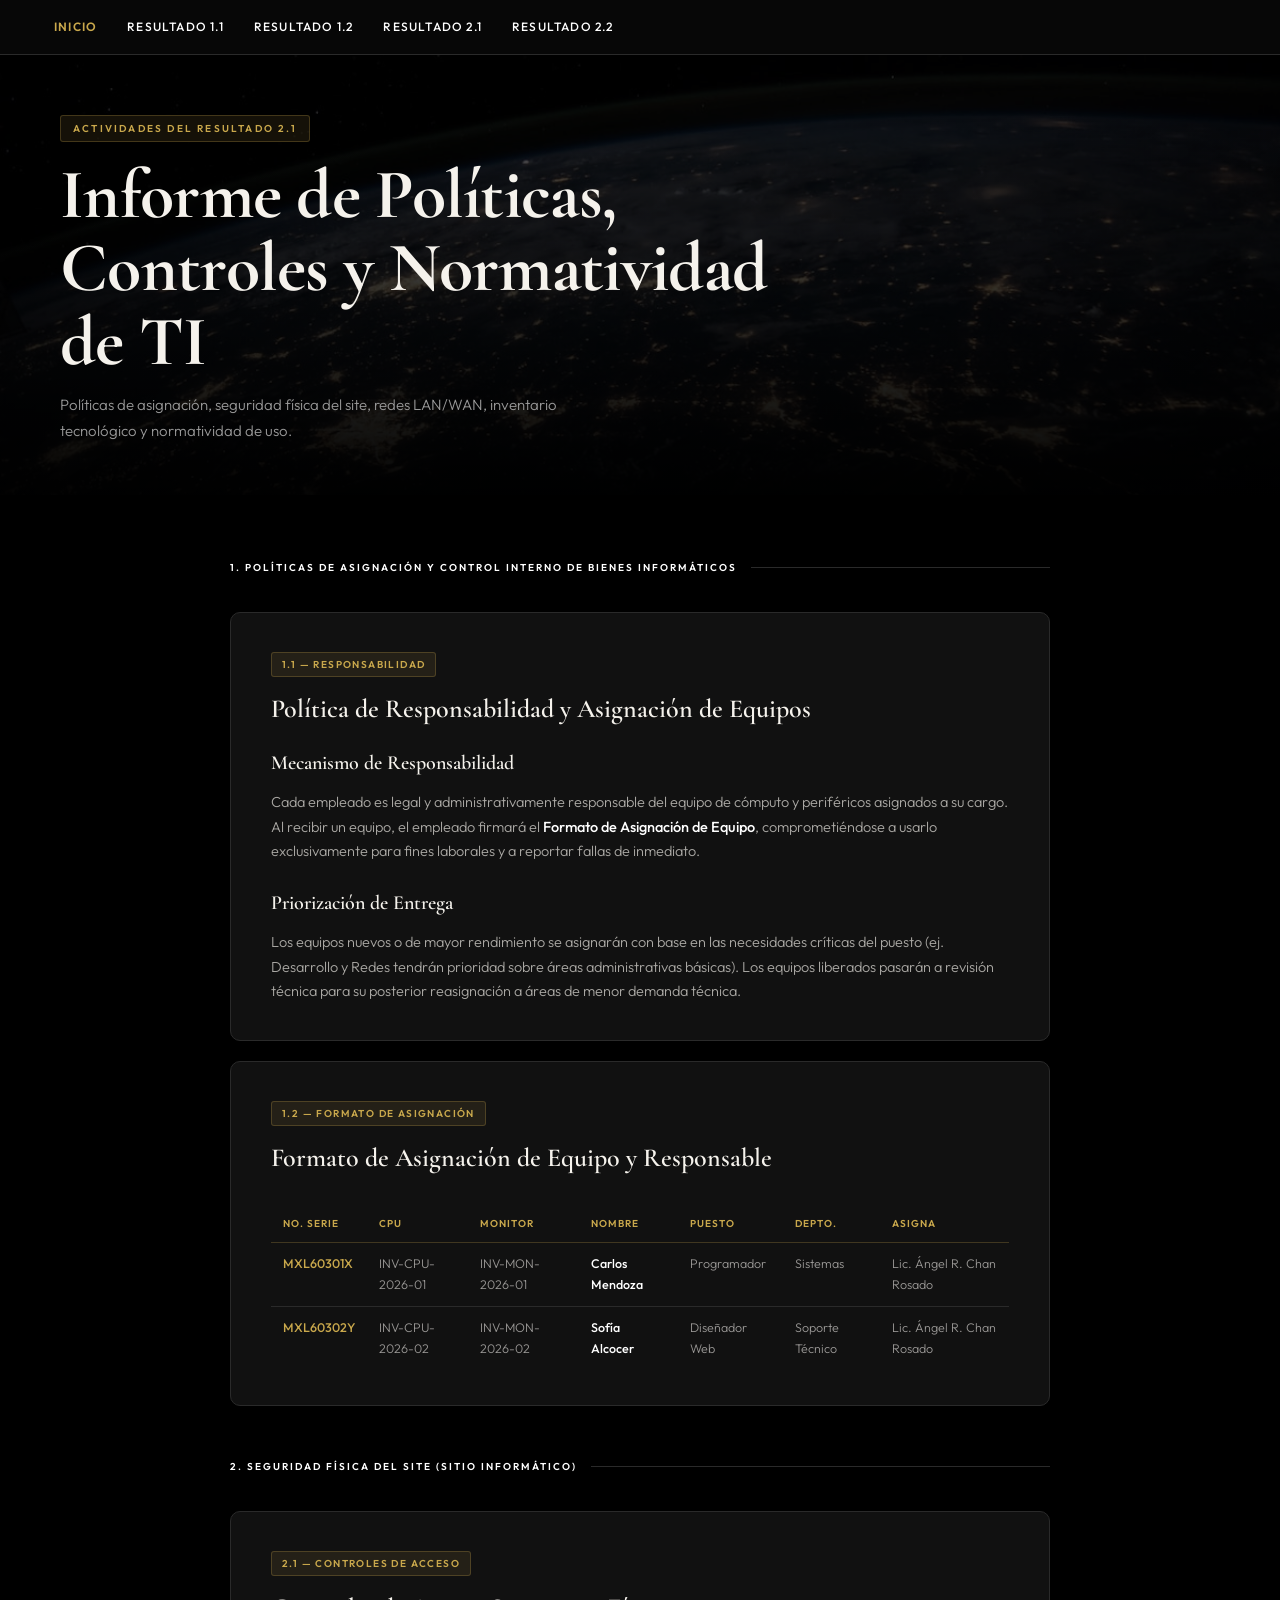
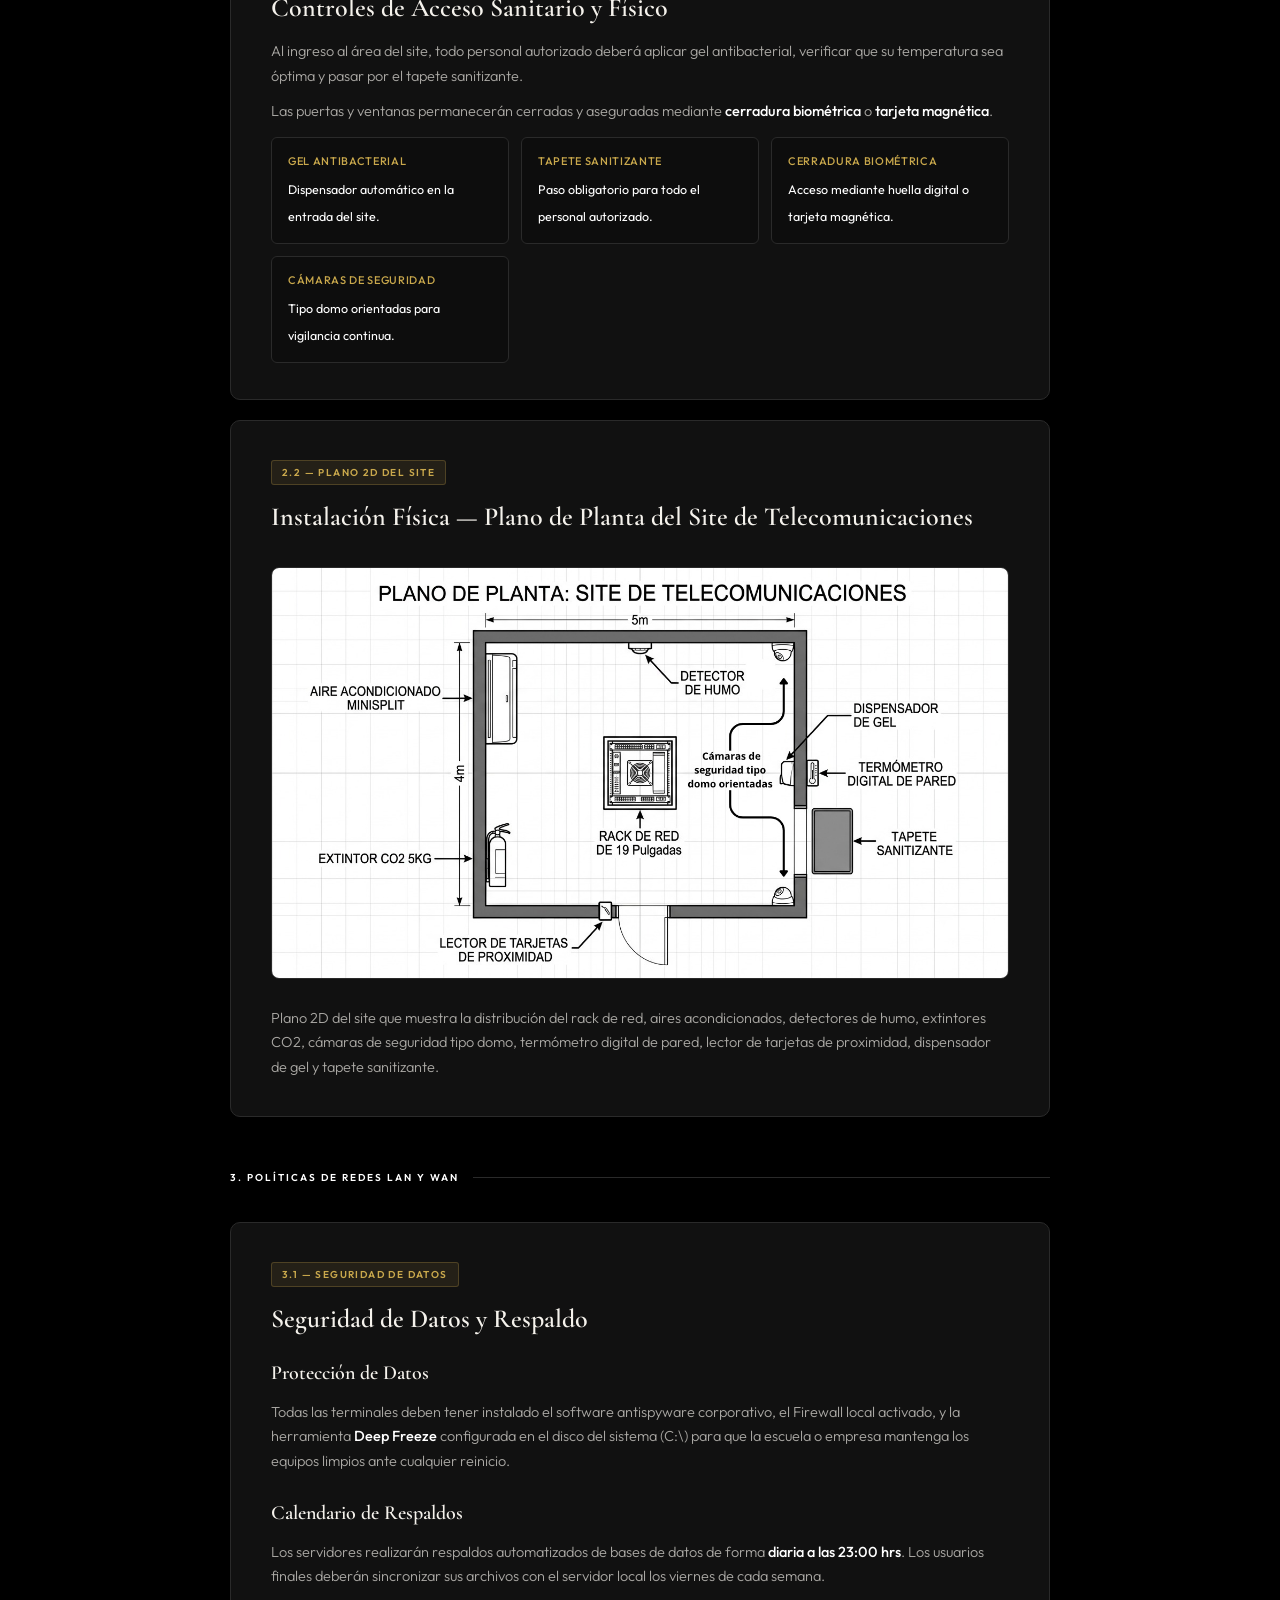
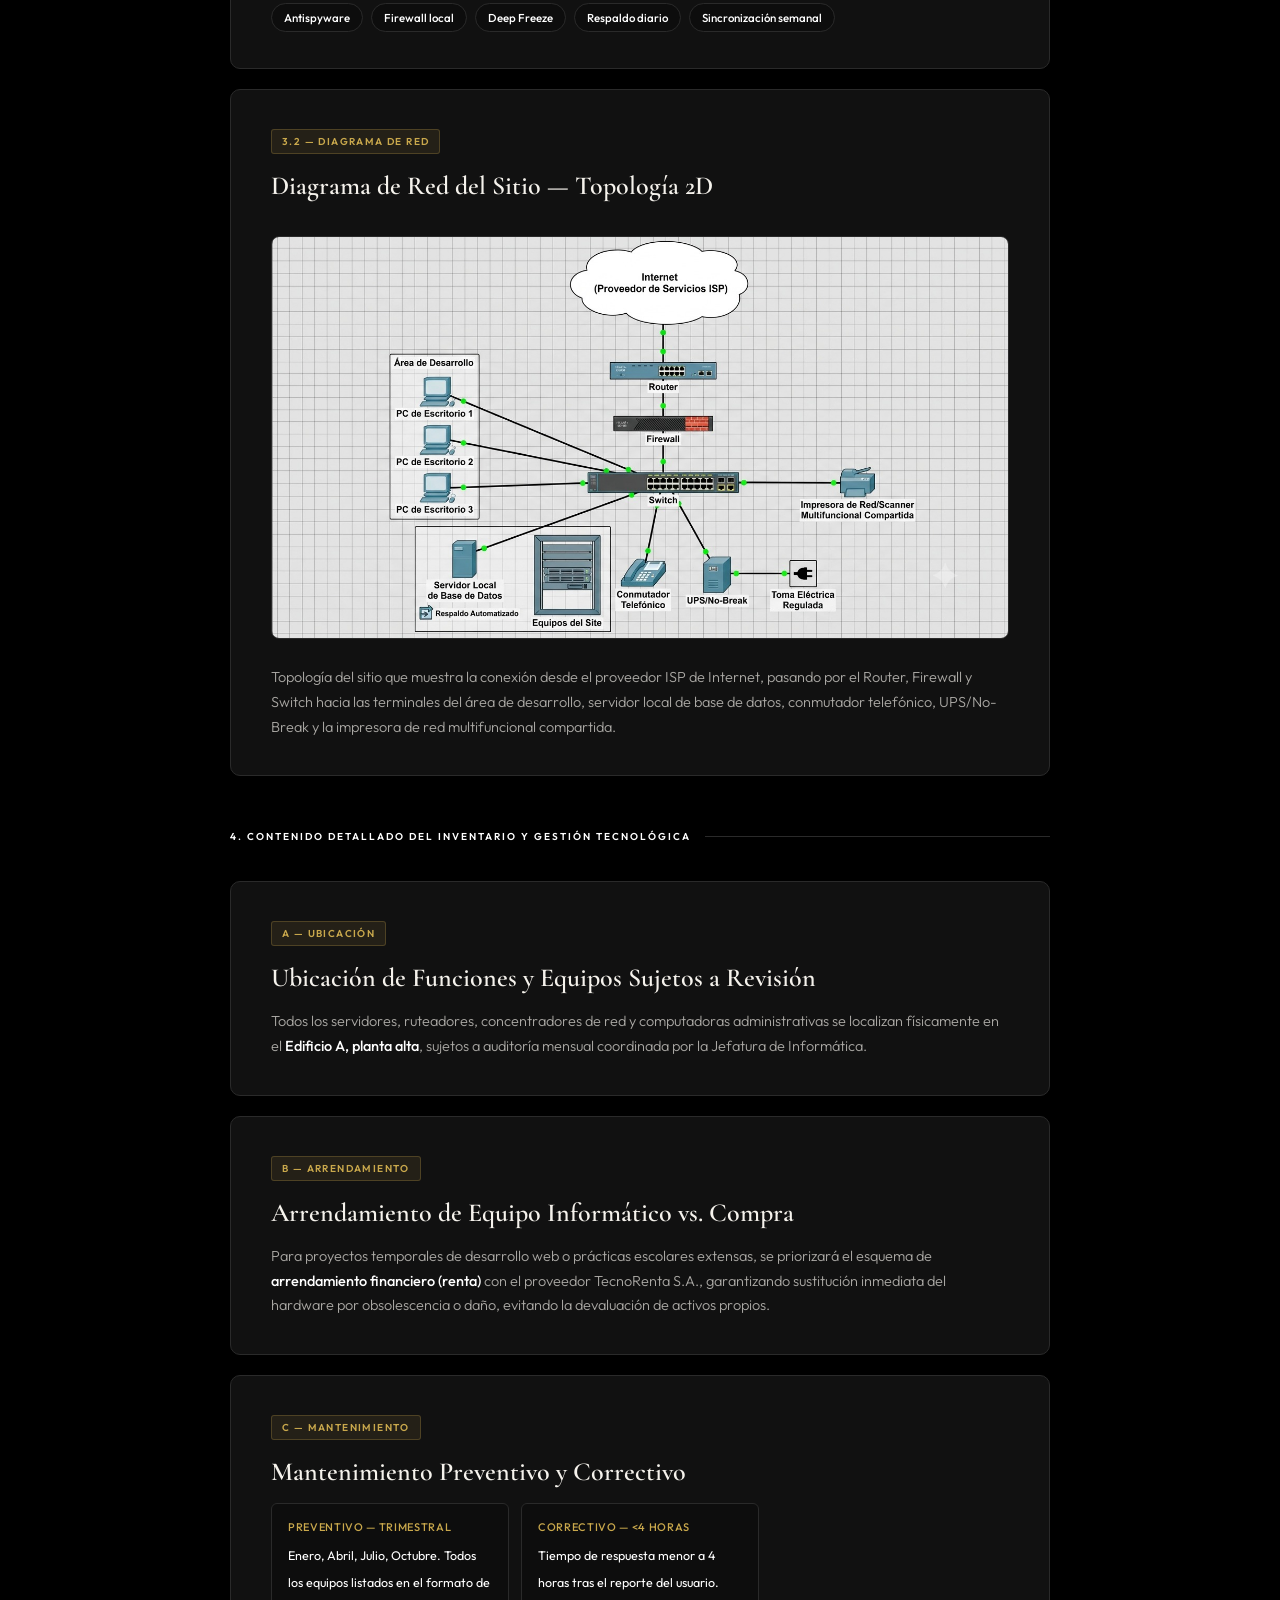
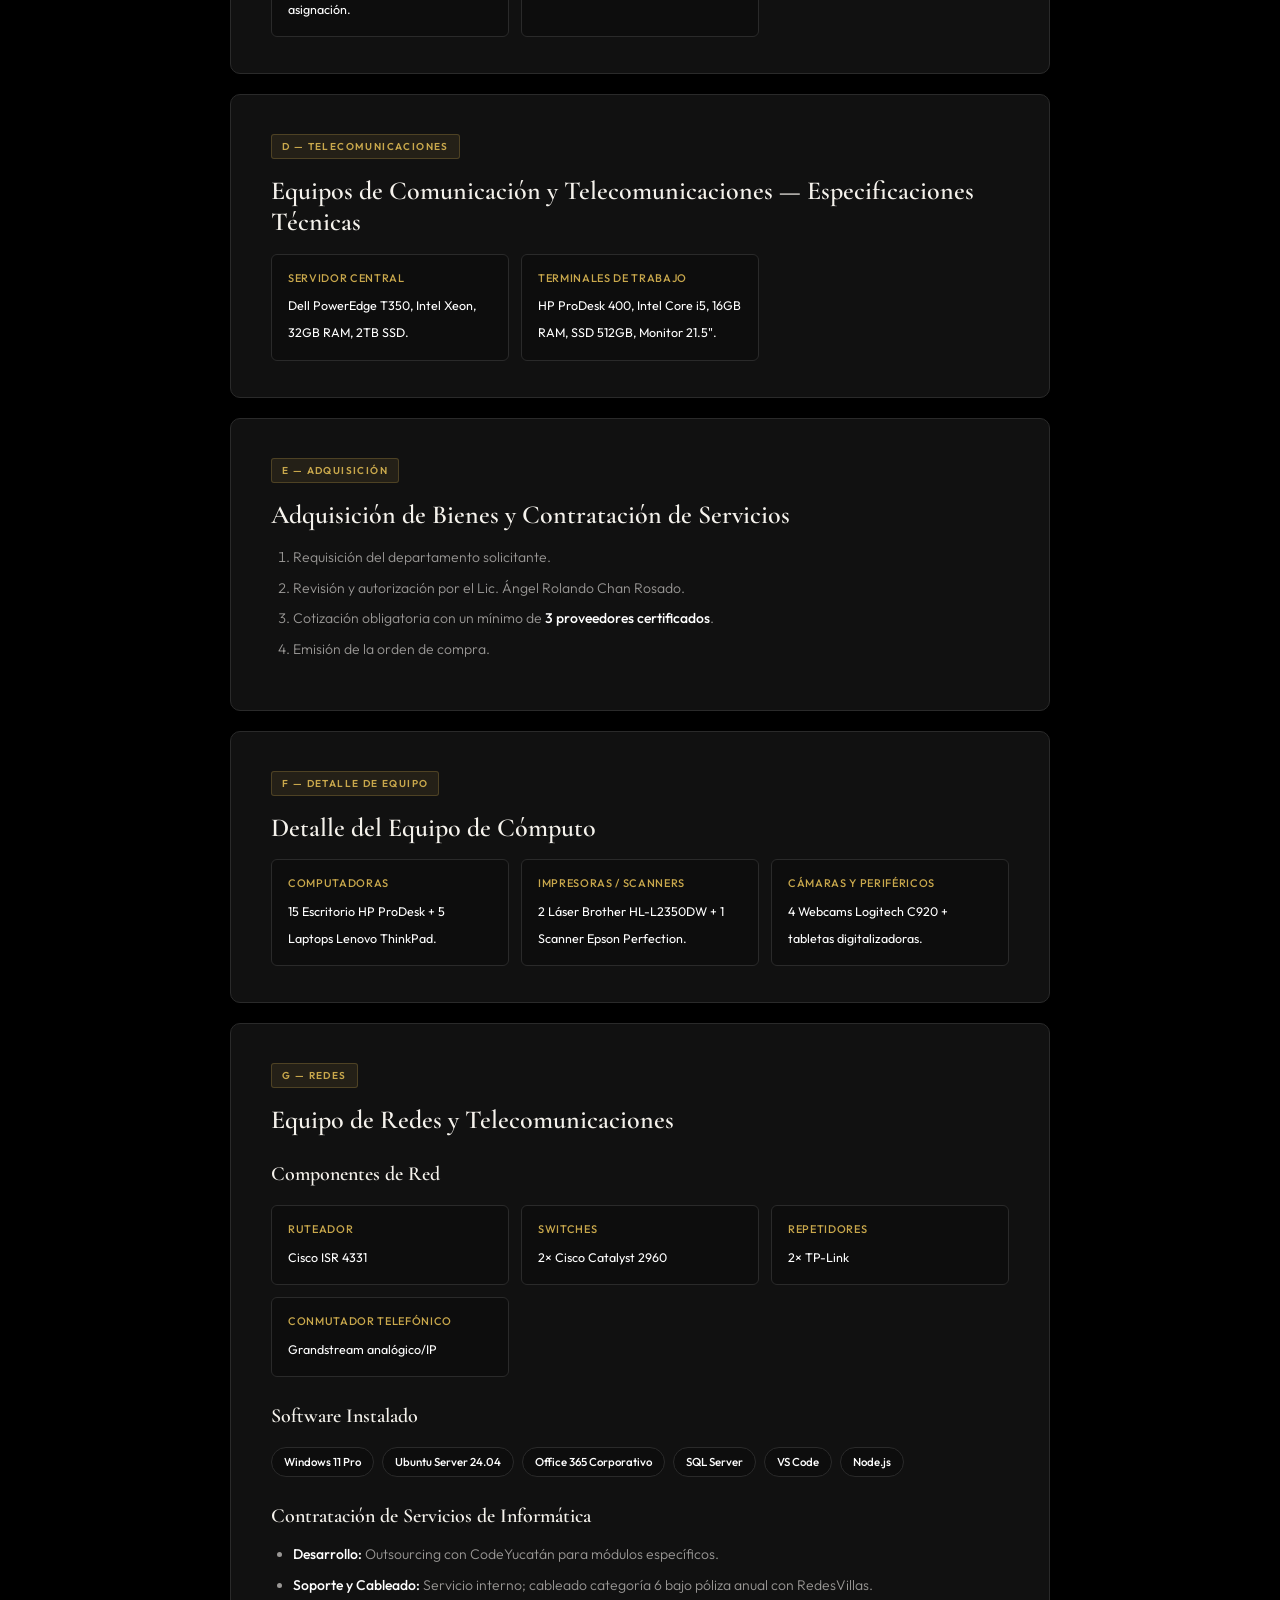
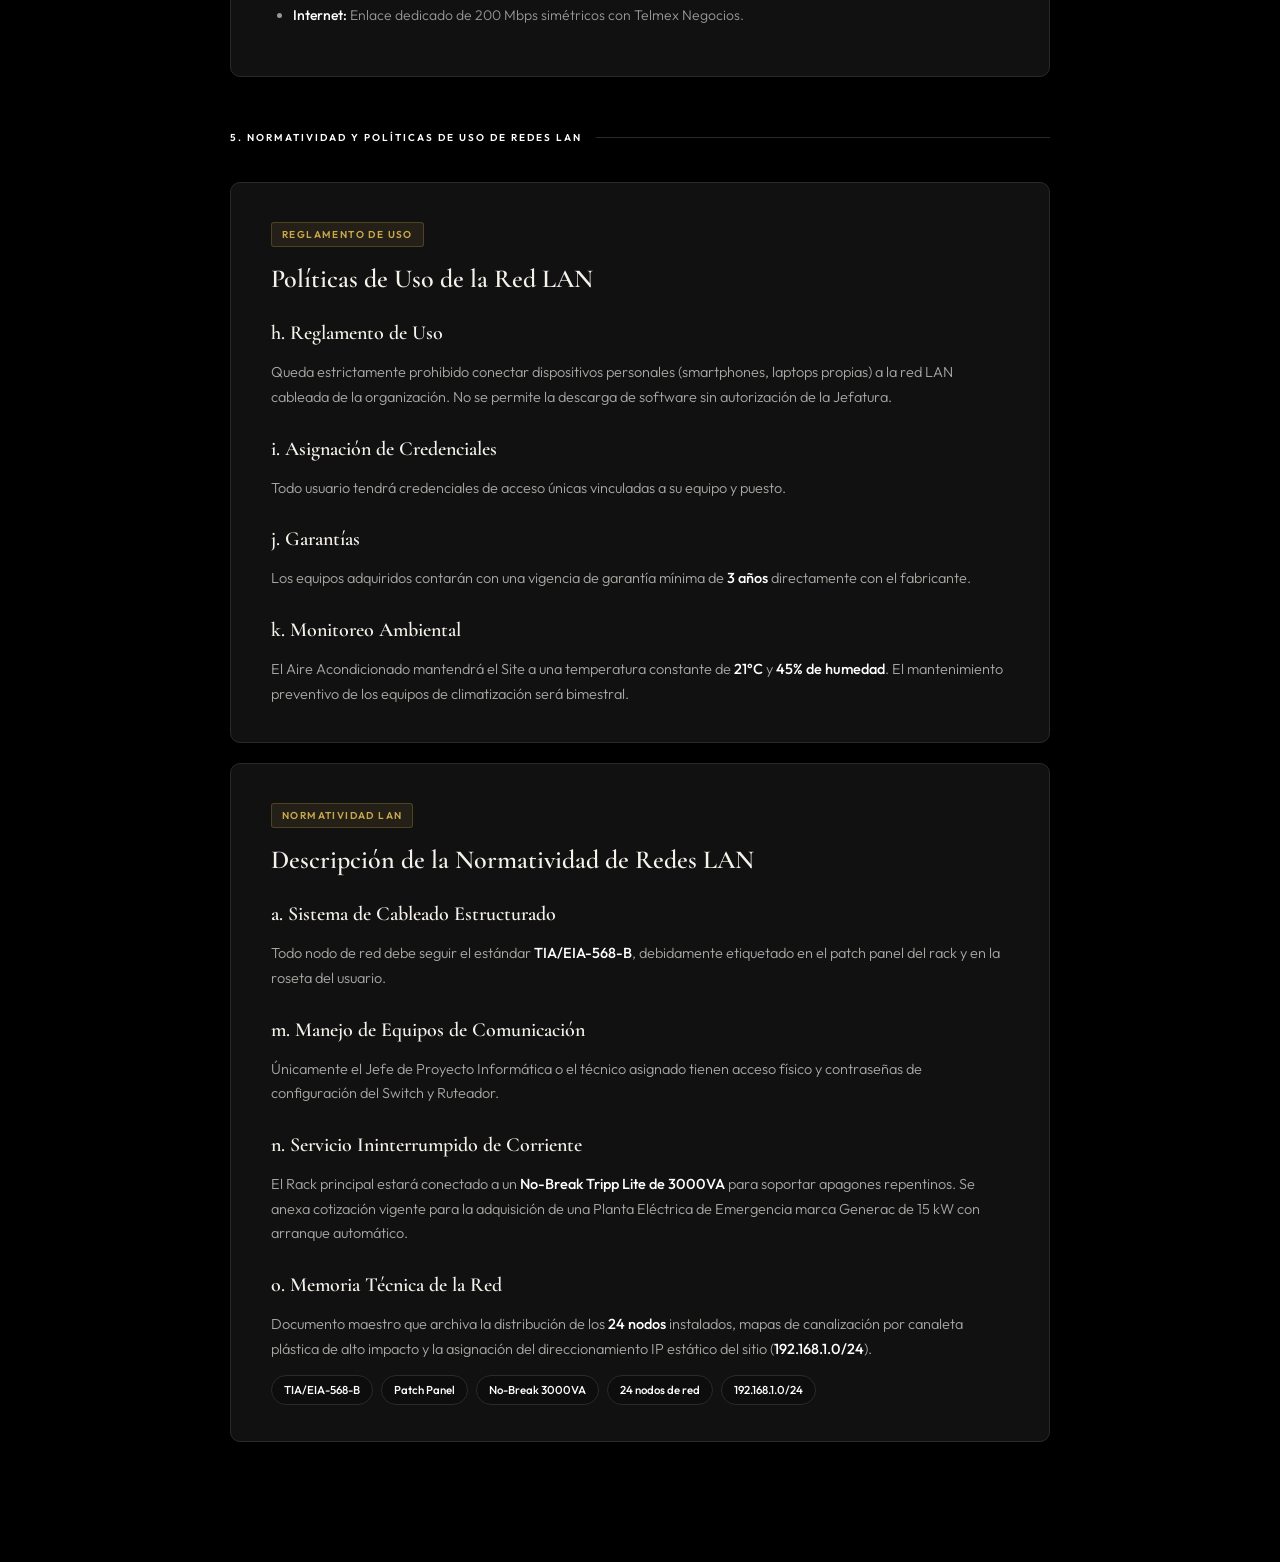
<file: actividades21.html>
<!DOCTYPE html>
<html lang="es">
<head>
  <meta charset="UTF-8">
  <meta name="viewport" content="width=device-width, initial-scale=1.0">
  <title>Actividades 2.1 — Informe de Políticas y Normatividad TI</title>
  <meta name="description" content="Informe de políticas, controles y normatividad de TI aplicables al equipo de cómputo y telecomunicaciones.">
  <link rel="stylesheet" href="estilos.css">
  <style>
    /* Tabla de asignación */
    .assign-table { width:100%; border-collapse:collapse; margin-top:16px; font-size:13px; }
    .assign-table th {
      font-size:10px; font-weight:600; letter-spacing:0.1em; text-transform:uppercase;
      color:var(--gold); padding:10px 12px; border-bottom:1px solid var(--gold-line); text-align:left;
    }
    .assign-table td {
      font-size:12.5px; color:#9a9896; padding:10px 12px;
      border-bottom:1px solid var(--border); font-weight:300; vertical-align:top;
    }
    .assign-table tr:last-child td { border-bottom:none; }
    .assign-table tr:hover td { background:rgba(255,255,255,0.02); }

    /* Imagen de plano grande */
    .plano-img {
      width:100%; max-height:420px; object-fit:contain;
      border-radius:8px; margin:18px 0;
      border:1px solid var(--border);
      background:#0a0a0a;
    }

    @media(max-width:700px){
      .assign-table th { font-size:9px; padding:8px 8px; }
      .assign-table td { font-size:11.5px; padding:8px 8px; }
      .plano-img { max-height:260px; }
    }
  </style>
</head>
<body>

<nav>
  <input type="checkbox" id="menu-toggle" class="menu-toggle">
  <label for="menu-toggle" class="hamburger">
    <span></span>
    <span></span>
    <span></span>
  </label>
  <ul>
    <li><a href="index.html">Inicio</a></li>
    <li><a href="resultado1.html">Resultado 1.1</a></li>
    <li><a href="resultado2.html">Resultado 1.2</a></li>
    <li><a href="resultado21.html">Resultado 2.1</a></li>
    <li><a href="resultado22.html">Resultado 2.2</a></li>
  </ul>
</nav>

<div class="hero">
  <img class="hero-img" src="recurvisual/hero_resultado21.jpg" alt="Actividades 2.1">
  <div class="hero-overlay"></div>
  <div class="hero-content">
    <span class="hero-eyebrow">Actividades del Resultado 2.1</span>
    <h1>Informe de Políticas, Controles y Normatividad de TI</h1>
    <p>Políticas de asignación, seguridad física del site, redes LAN/WAN, inventario tecnológico y normatividad de uso.</p>
  </div>
</div>

<div class="container">

  <!-- ══════════════════════════════════════
       1. POLÍTICAS DE ASIGNACIÓN Y CONTROL
  ═══════════════════════════════════════ -->
  <div class="section-label">1. Políticas de Asignación y Control Interno de Bienes Informáticos</div>

  <div class="card">
    <span class="card-tag">1.1 — Responsabilidad</span>
    <h2>Política de Responsabilidad y Asignación de Equipos</h2>

    <h3>Mecanismo de Responsabilidad</h3>
    <p>Cada empleado es legal y administrativamente responsable del equipo de cómputo y periféricos asignados a su cargo. Al recibir un equipo, el empleado firmará el <strong>Formato de Asignación de Equipo</strong>, comprometiéndose a usarlo exclusivamente para fines laborales y a reportar fallas de inmediato.</p>

    <h3>Priorización de Entrega</h3>
    <p>Los equipos nuevos o de mayor rendimiento se asignarán con base en las necesidades críticas del puesto (ej. Desarrollo y Redes tendrán prioridad sobre áreas administrativas básicas). Los equipos liberados pasarán a revisión técnica para su posterior reasignación a áreas de menor demanda técnica.</p>
  </div>

  <div class="card">
    <span class="card-tag">1.2 — Formato de Asignación</span>
    <h2>Formato de Asignación de Equipo y Responsable</h2>
    <div style="overflow-x:auto;">
      <table class="assign-table">
        <thead>
          <tr>
            <th>No. Serie</th>
            <th>CPU</th>
            <th>Monitor</th>
            <th>Nombre</th>
            <th>Puesto</th>
            <th>Depto.</th>
            <th>Asigna</th>
          </tr>
        </thead>
        <tbody>
          <tr>
            <td><strong style="color:var(--gold)">MXL60301X</strong></td>
            <td>INV-CPU-2026-01</td>
            <td>INV-MON-2026-01</td>
            <td><strong style="color:var(--text)">Carlos Mendoza</strong></td>
            <td>Programador</td>
            <td>Sistemas</td>
            <td>Lic. Ángel R. Chan Rosado</td>
          </tr>
          <tr>
            <td><strong style="color:var(--gold)">MXL60302Y</strong></td>
            <td>INV-CPU-2026-02</td>
            <td>INV-MON-2026-02</td>
            <td><strong style="color:var(--text)">Sofía Alcocer</strong></td>
            <td>Diseñador Web</td>
            <td>Soporte Técnico</td>
            <td>Lic. Ángel R. Chan Rosado</td>
          </tr>
        </tbody>
      </table>
    </div>
  </div>

  <!-- ══════════════════════════════════════
       2. SEGURIDAD FÍSICA DEL SITE
  ═══════════════════════════════════════ -->
  <div class="section-label" style="margin-top:52px;">2. Seguridad Física del Site (Sitio Informático)</div>

  <div class="card">
    <span class="card-tag">2.1 — Controles de Acceso</span>
    <h2>Controles de Acceso Sanitario y Físico</h2>
    <p>Al ingreso al área del site, todo personal autorizado deberá aplicar gel antibacterial, verificar que su temperatura sea óptima y pasar por el tapete sanitizante.</p>
    <p>Las puertas y ventanas permanecerán cerradas y aseguradas mediante <strong>cerradura biométrica</strong> o <strong>tarjeta magnética</strong>.</p>
    <div class="virus-grid">
      <div class="virus-item">
        <strong>Gel Antibacterial</strong>
        <span>Dispensador automático en la entrada del site.</span>
      </div>
      <div class="virus-item">
        <strong>Tapete Sanitizante</strong>
        <span>Paso obligatorio para todo el personal autorizado.</span>
      </div>
      <div class="virus-item">
        <strong>Cerradura Biométrica</strong>
        <span>Acceso mediante huella digital o tarjeta magnética.</span>
      </div>
      <div class="virus-item">
        <strong>Cámaras de Seguridad</strong>
        <span>Tipo domo orientadas para vigilancia continua.</span>
      </div>
    </div>
  </div>

  <div class="card">
    <span class="card-tag">2.2 — Plano 2D del Site</span>
    <h2>Instalación Física — Plano de Planta del Site de Telecomunicaciones</h2>
    <img class="plano-img" src="recurvisual/resultado21/plano_site_telecomunicaciones.jpeg" alt="Plano de Planta: Site de Telecomunicaciones">
    <p>Plano 2D del site que muestra la distribución del rack de red, aires acondicionados, detectores de humo, extintores CO2, cámaras de seguridad tipo domo, termómetro digital de pared, lector de tarjetas de proximidad, dispensador de gel y tapete sanitizante.</p>
  </div>

  <!-- ══════════════════════════════════════
       3. POLÍTICAS DE REDES LAN Y WAN
  ═══════════════════════════════════════ -->
  <div class="section-label" style="margin-top:52px;">3. Políticas de Redes LAN y WAN</div>

  <div class="card">
    <span class="card-tag">3.1 — Seguridad de Datos</span>
    <h2>Seguridad de Datos y Respaldo</h2>
    <h3>Protección de Datos</h3>
    <p>Todas las terminales deben tener instalado el software antispyware corporativo, el Firewall local activado, y la herramienta <strong>Deep Freeze</strong> configurada en el disco del sistema (C:\) para que la escuela o empresa mantenga los equipos limpios ante cualquier reinicio.</p>
    <h3>Calendario de Respaldos</h3>
    <p>Los servidores realizarán respaldos automatizados de bases de datos de forma <strong>diaria a las 23:00 hrs</strong>. Los usuarios finales deberán sincronizar sus archivos con el servidor local los viernes de cada semana.</p>
    <div class="tags">
      <span class="tag">Antispyware</span>
      <span class="tag">Firewall local</span>
      <span class="tag">Deep Freeze</span>
      <span class="tag">Respaldo diario</span>
      <span class="tag">Sincronización semanal</span>
    </div>
  </div>

  <div class="card">
    <span class="card-tag">3.2 — Diagrama de Red</span>
    <h2>Diagrama de Red del Sitio — Topología 2D</h2>
    <img class="plano-img" src="recurvisual/resultado21/diagrama_red.jpeg" alt="Diagrama de Red del Sitio — Topología 2D">
    <p>Topología del sitio que muestra la conexión desde el proveedor ISP de Internet, pasando por el Router, Firewall y Switch hacia las terminales del área de desarrollo, servidor local de base de datos, conmutador telefónico, UPS/No-Break y la impresora de red multifuncional compartida.</p>
  </div>

  <!-- ══════════════════════════════════════
       4. INVENTARIO Y GESTIÓN TECNOLÓGICA
  ═══════════════════════════════════════ -->
  <div class="section-label" style="margin-top:52px;">4. Contenido Detallado del Inventario y Gestión Tecnológica</div>

  <div class="card">
    <span class="card-tag">a — Ubicación</span>
    <h2>Ubicación de Funciones y Equipos Sujetos a Revisión</h2>
    <p>Todos los servidores, ruteadores, concentradores de red y computadoras administrativas se localizan físicamente en el <strong>Edificio A, planta alta</strong>, sujetos a auditoría mensual coordinada por la Jefatura de Informática.</p>
  </div>

  <div class="card">
    <span class="card-tag">b — Arrendamiento</span>
    <h2>Arrendamiento de Equipo Informático vs. Compra</h2>
    <p>Para proyectos temporales de desarrollo web o prácticas escolares extensas, se priorizará el esquema de <strong>arrendamiento financiero (renta)</strong> con el proveedor TecnoRenta S.A., garantizando sustitución inmediata del hardware por obsolescencia o daño, evitando la devaluación de activos propios.</p>
  </div>

  <div class="card">
    <span class="card-tag">c — Mantenimiento</span>
    <h2>Mantenimiento Preventivo y Correctivo</h2>
    <div class="virus-grid">
      <div class="virus-item">
        <strong>Preventivo — Trimestral</strong>
        <span>Enero, Abril, Julio, Octubre. Todos los equipos listados en el formato de asignación.</span>
      </div>
      <div class="virus-item">
        <strong>Correctivo — &lt;4 horas</strong>
        <span>Tiempo de respuesta menor a 4 horas tras el reporte del usuario.</span>
      </div>
    </div>
  </div>

  <div class="card">
    <span class="card-tag">d — Telecomunicaciones</span>
    <h2>Equipos de Comunicación y Telecomunicaciones — Especificaciones Técnicas</h2>
    <div class="virus-grid">
      <div class="virus-item">
        <strong>Servidor Central</strong>
        <span>Dell PowerEdge T350, Intel Xeon, 32GB RAM, 2TB SSD.</span>
      </div>
      <div class="virus-item">
        <strong>Terminales de Trabajo</strong>
        <span>HP ProDesk 400, Intel Core i5, 16GB RAM, SSD 512GB, Monitor 21.5".</span>
      </div>
    </div>
  </div>

  <div class="card">
    <span class="card-tag">e — Adquisición</span>
    <h2>Adquisición de Bienes y Contratación de Servicios</h2>
    <ol>
      <li>Requisición del departamento solicitante.</li>
      <li>Revisión y autorización por el Lic. Ángel Rolando Chan Rosado.</li>
      <li>Cotización obligatoria con un mínimo de <strong>3 proveedores certificados</strong>.</li>
      <li>Emisión de la orden de compra.</li>
    </ol>
  </div>

  <div class="card">
    <span class="card-tag">f — Detalle de Equipo</span>
    <h2>Detalle del Equipo de Cómputo</h2>
    <div class="virus-grid">
      <div class="virus-item">
        <strong>Computadoras</strong>
        <span>15 Escritorio HP ProDesk + 5 Laptops Lenovo ThinkPad.</span>
      </div>
      <div class="virus-item">
        <strong>Impresoras / Scanners</strong>
        <span>2 Láser Brother HL-L2350DW + 1 Scanner Epson Perfection.</span>
      </div>
      <div class="virus-item">
        <strong>Cámaras y Periféricos</strong>
        <span>4 Webcams Logitech C920 + tabletas digitalizadoras.</span>
      </div>
    </div>
  </div>

  <div class="card">
    <span class="card-tag">g — Redes</span>
    <h2>Equipo de Redes y Telecomunicaciones</h2>
    <h3>Componentes de Red</h3>
    <div class="virus-grid">
      <div class="virus-item">
        <strong>Ruteador</strong>
        <span>Cisco ISR 4331</span>
      </div>
      <div class="virus-item">
        <strong>Switches</strong>
        <span>2× Cisco Catalyst 2960</span>
      </div>
      <div class="virus-item">
        <strong>Repetidores</strong>
        <span>2× TP-Link</span>
      </div>
      <div class="virus-item">
        <strong>Conmutador Telefónico</strong>
        <span>Grandstream analógico/IP</span>
      </div>
    </div>

    <h3>Software Instalado</h3>
    <div class="tags">
      <span class="tag">Windows 11 Pro</span>
      <span class="tag">Ubuntu Server 24.04</span>
      <span class="tag">Office 365 Corporativo</span>
      <span class="tag">SQL Server</span>
      <span class="tag">VS Code</span>
      <span class="tag">Node.js</span>
    </div>

    <h3>Contratación de Servicios de Informática</h3>
    <ul>
      <li><strong>Desarrollo:</strong> Outsourcing con CodeYucatán para módulos específicos.</li>
      <li><strong>Soporte y Cableado:</strong> Servicio interno; cableado categoría 6 bajo póliza anual con RedesVillas.</li>
      <li><strong>Internet:</strong> Enlace dedicado de 200 Mbps simétricos con Telmex Negocios.</li>
    </ul>
  </div>

  <!-- ══════════════════════════════════════
       5. NORMATIVIDAD DE REDES LAN
  ═══════════════════════════════════════ -->
  <div class="section-label" style="margin-top:52px;">5. Normatividad y Políticas de Uso de Redes LAN</div>

  <div class="card">
    <span class="card-tag">Reglamento de Uso</span>
    <h2>Políticas de Uso de la Red LAN</h2>

    <h3>h. Reglamento de Uso</h3>
    <p>Queda estrictamente prohibido conectar dispositivos personales (smartphones, laptops propias) a la red LAN cableada de la organización. No se permite la descarga de software sin autorización de la Jefatura.</p>

    <h3>i. Asignación de Credenciales</h3>
    <p>Todo usuario tendrá credenciales de acceso únicas vinculadas a su equipo y puesto.</p>

    <h3>j. Garantías</h3>
    <p>Los equipos adquiridos contarán con una vigencia de garantía mínima de <strong>3 años</strong> directamente con el fabricante.</p>

    <h3>k. Monitoreo Ambiental</h3>
    <p>El Aire Acondicionado mantendrá el Site a una temperatura constante de <strong>21°C</strong> y <strong>45% de humedad</strong>. El mantenimiento preventivo de los equipos de climatización será bimestral.</p>
  </div>

  <div class="card">
    <span class="card-tag">Normatividad LAN</span>
    <h2>Descripción de la Normatividad de Redes LAN</h2>

    <h3>a. Sistema de Cableado Estructurado</h3>
    <p>Todo nodo de red debe seguir el estándar <strong>TIA/EIA-568-B</strong>, debidamente etiquetado en el patch panel del rack y en la roseta del usuario.</p>

    <h3>m. Manejo de Equipos de Comunicación</h3>
    <p>Únicamente el Jefe de Proyecto Informática o el técnico asignado tienen acceso físico y contraseñas de configuración del Switch y Ruteador.</p>

    <h3>n. Servicio Ininterrumpido de Corriente</h3>
    <p>El Rack principal estará conectado a un <strong>No-Break Tripp Lite de 3000VA</strong> para soportar apagones repentinos. Se anexa cotización vigente para la adquisición de una Planta Eléctrica de Emergencia marca Generac de 15 kW con arranque automático.</p>

    <h3>o. Memoria Técnica de la Red</h3>
    <p>Documento maestro que archiva la distribución de los <strong>24 nodos</strong> instalados, mapas de canalización por canaleta plástica de alto impacto y la asignación del direccionamiento IP estático del sitio (<strong>192.168.1.0/24</strong>).</p>

    <div class="tags">
      <span class="tag">TIA/EIA-568-B</span>
      <span class="tag">Patch Panel</span>
      <span class="tag">No-Break 3000VA</span>
      <span class="tag">24 nodos de red</span>
      <span class="tag">192.168.1.0/24</span>
    </div>
  </div>

</div>

</body>
</html>
</file>
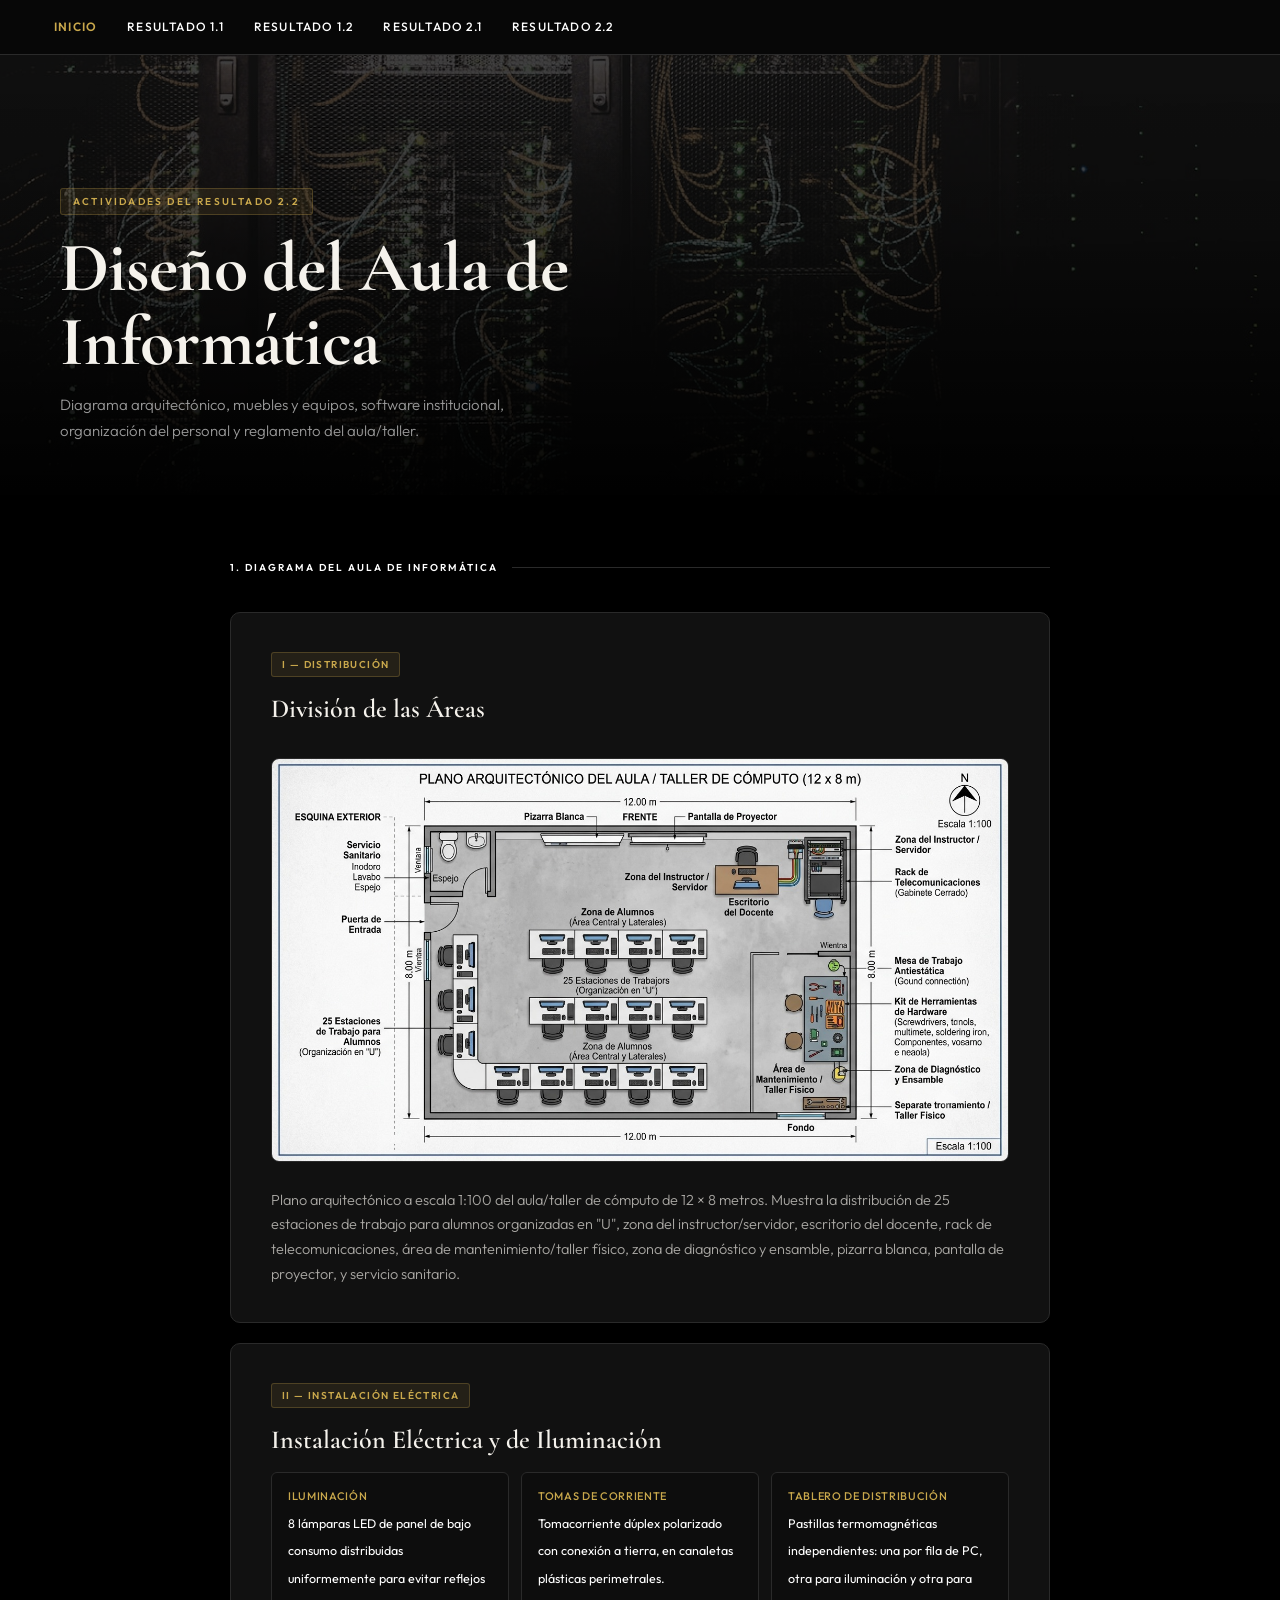
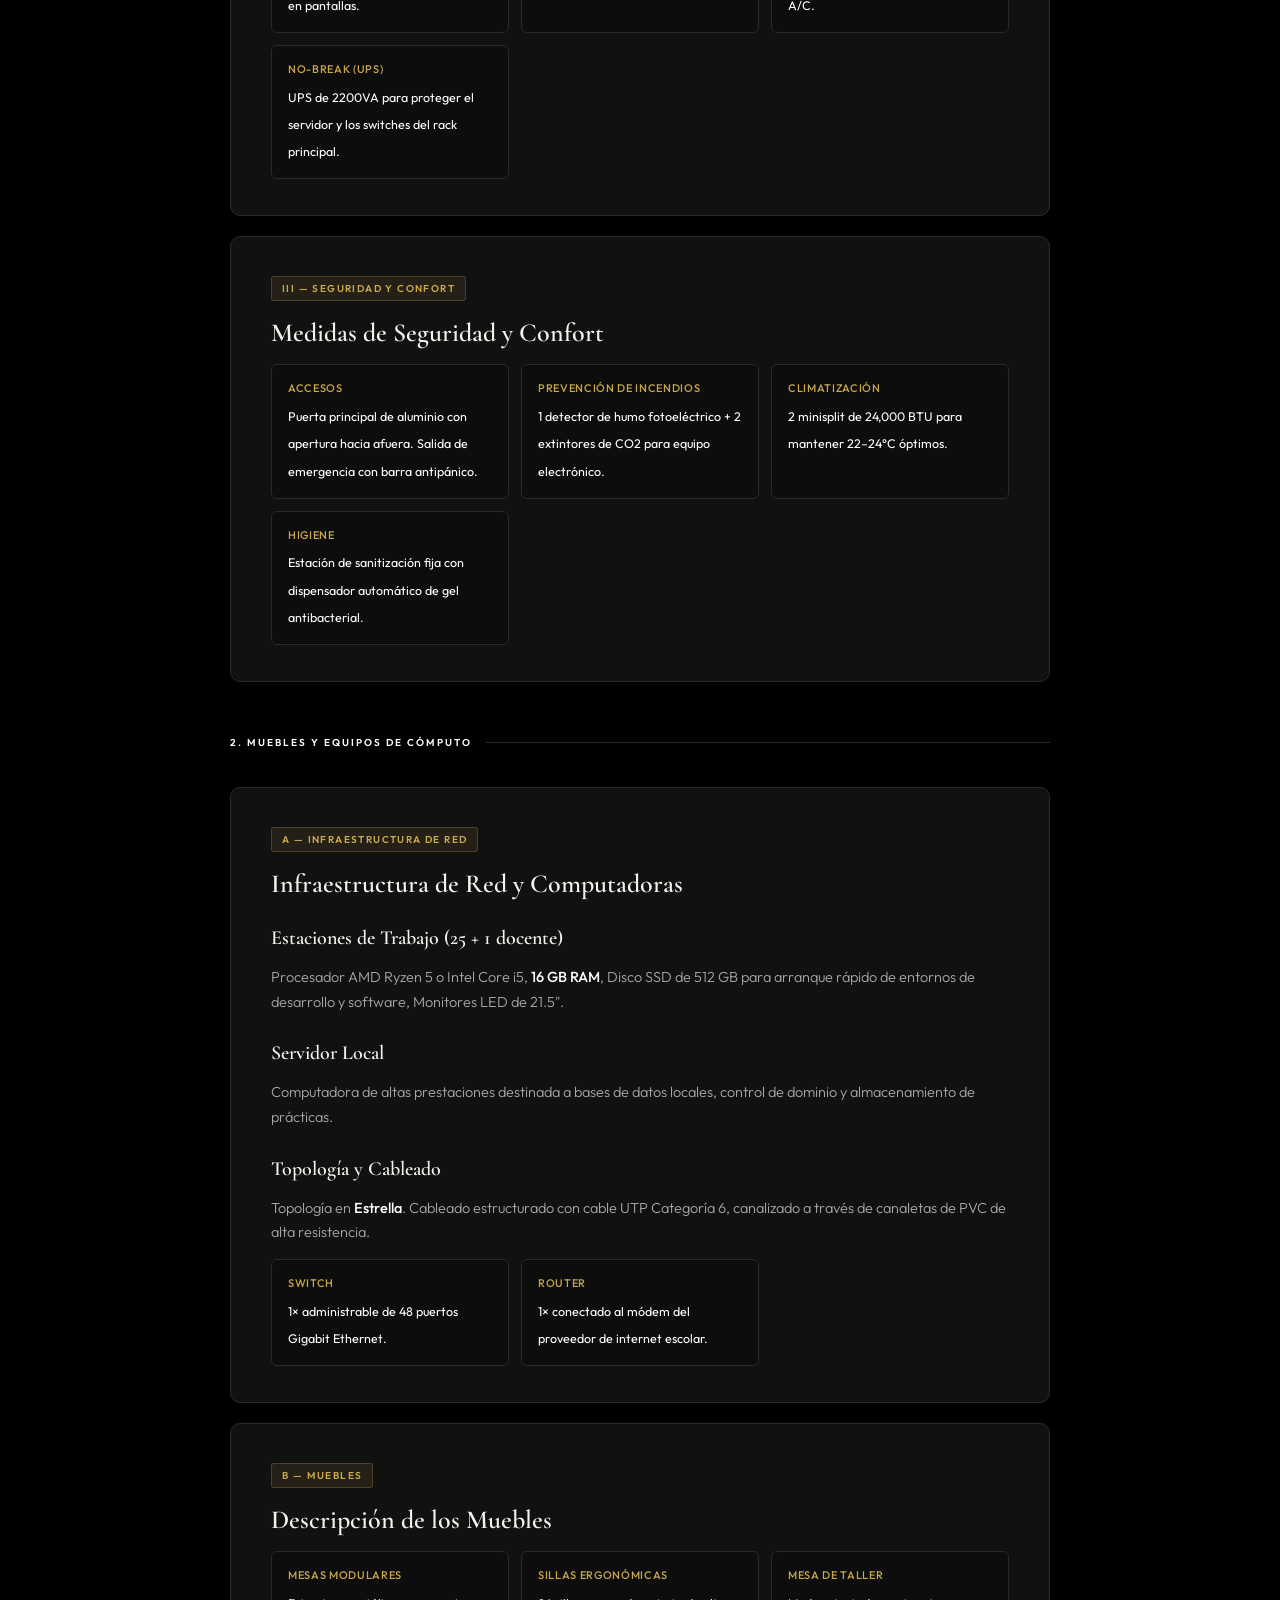
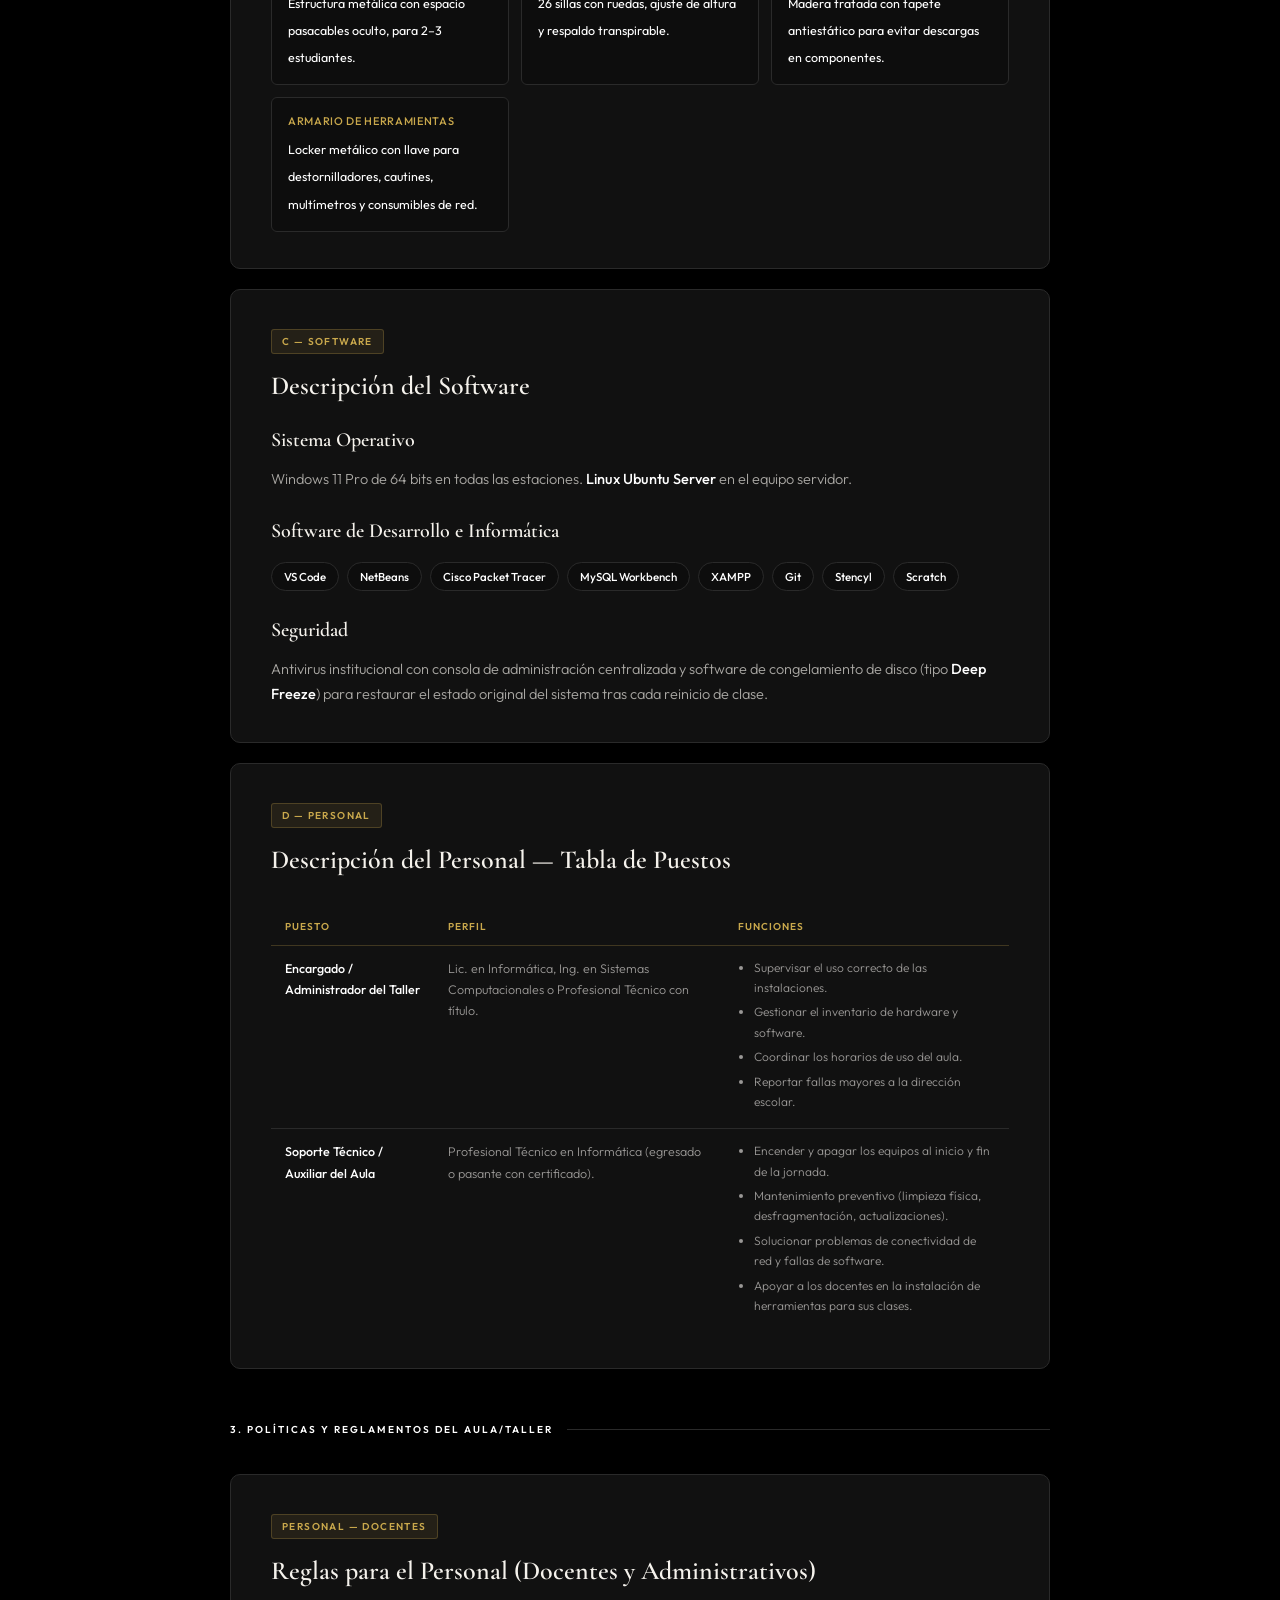
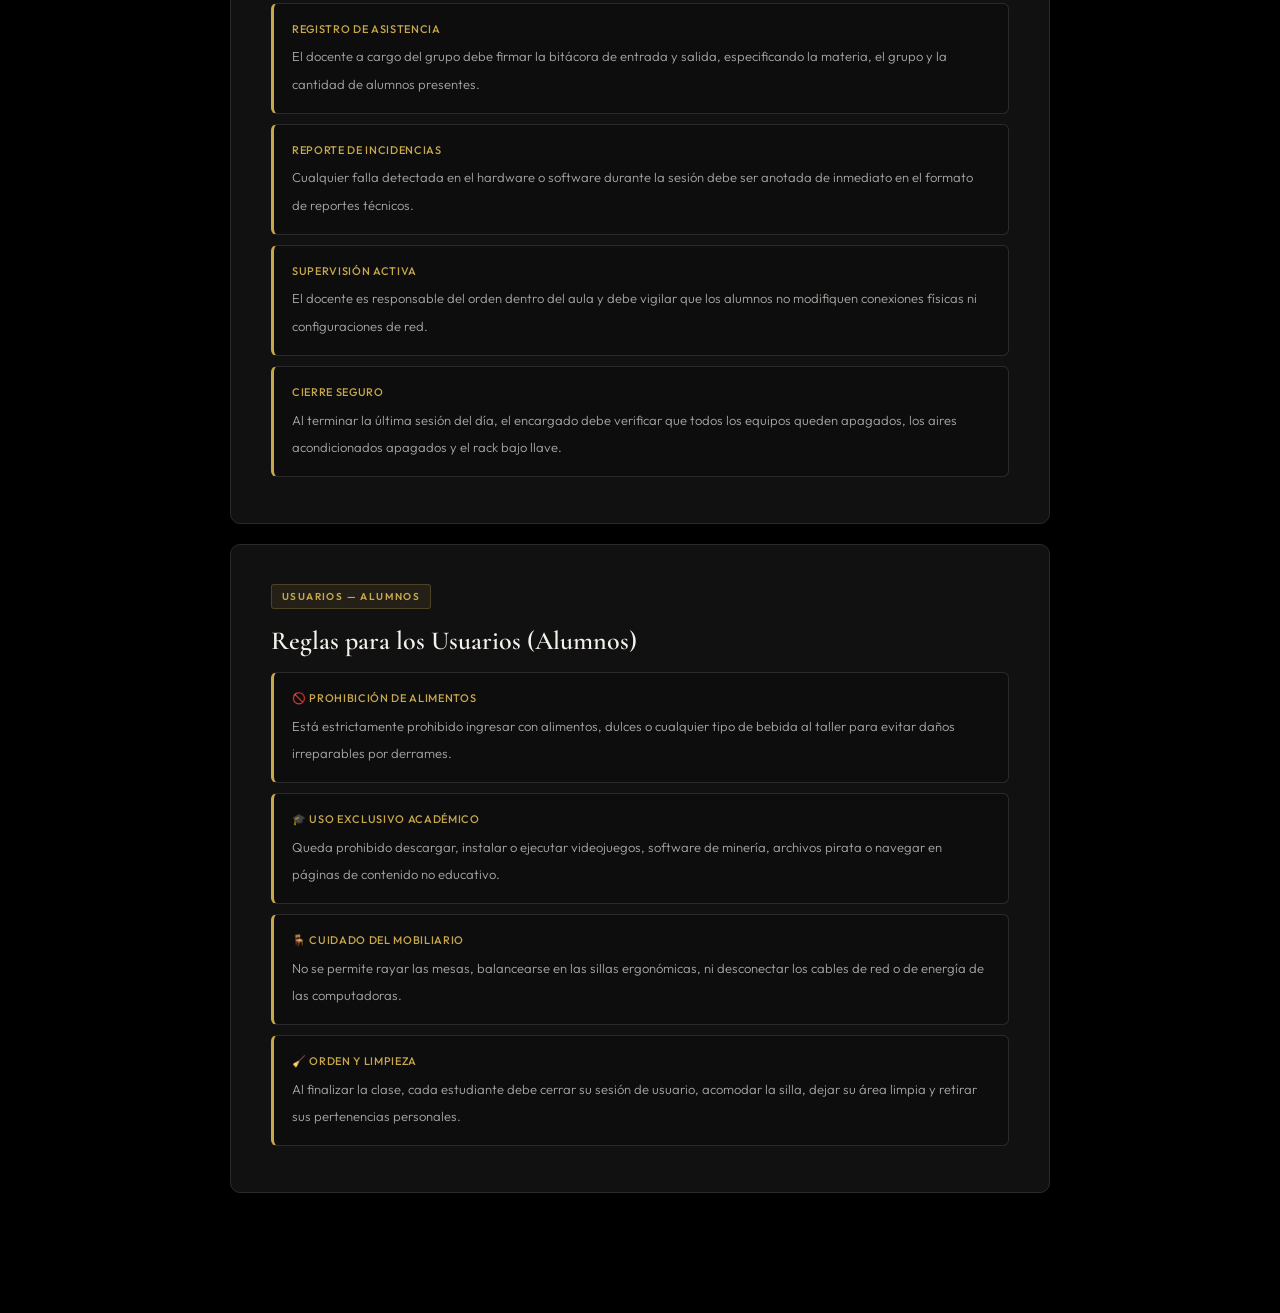
<file: actividades22.html>
<!DOCTYPE html>
<html lang="es">
<head>
  <meta charset="UTF-8">
  <meta name="viewport" content="width=device-width, initial-scale=1.0">
  <title>Actividades 2.2 — Diseño del Aula de Informática</title>
  <meta name="description" content="Diseño completo del aula/taller de informática: diagrama, muebles, equipos, software, personal y reglamento.">
  <link rel="stylesheet" href="estilos.css">
  <style>
    /* Tabla de personal */
    .staff-table { width:100%; border-collapse:collapse; margin-top:16px; }
    .staff-table th {
      font-size:10px; font-weight:600; letter-spacing:0.1em; text-transform:uppercase;
      color:var(--gold); padding:10px 14px; border-bottom:1px solid var(--gold-line); text-align:left;
    }
    .staff-table td {
      font-size:12.5px; color:#9a9896; padding:12px 14px;
      border-bottom:1px solid var(--border); font-weight:300; vertical-align:top;
    }
    .staff-table tr:last-child td { border-bottom:none; }
    .staff-table tr:hover td { background:rgba(255,255,255,0.02); }
    .staff-table ul { padding-left:16px; margin:0; }
    .staff-table ul li { font-size:12px; margin-bottom:4px; }

    /* Imagen de plano grande */
    .plano-img {
      width:100%; max-height:480px; object-fit:contain;
      border-radius:8px; margin:18px 0;
      border:1px solid var(--border);
      background:#0a0a0a;
    }

    /* Regla destacada */
    .rule-card {
      background:var(--surface2); border:1px solid var(--border);
      border-radius:6px; padding:16px 18px; margin-bottom:10px;
      border-left:3px solid var(--gold);
    }
    .rule-card strong { display:block; font-size:11px; color:var(--gold); margin-bottom:4px; letter-spacing:0.06em; text-transform:uppercase; }
    .rule-card span { font-size:13px; color:#aaa8a4; font-weight:300; line-height:1.6; }

    @media(max-width:700px){
      .staff-table th { font-size:9px; padding:8px 10px; }
      .staff-table td { font-size:11.5px; padding:8px 10px; }
      .plano-img { max-height:260px; }
      .rule-card { padding:12px 14px; }
    }
  </style>
</head>
<body>

<nav>
  <input type="checkbox" id="menu-toggle" class="menu-toggle">
  <label for="menu-toggle" class="hamburger">
    <span></span>
    <span></span>
    <span></span>
  </label>
  <ul>
    <li><a href="index.html">Inicio</a></li>
    <li><a href="resultado1.html">Resultado 1.1</a></li>
    <li><a href="resultado2.html">Resultado 1.2</a></li>
    <li><a href="resultado21.html">Resultado 2.1</a></li>
    <li><a href="resultado22.html">Resultado 2.2</a></li>
  </ul>
</nav>

<div class="hero">
  <img class="hero-img" src="recurvisual/hero_resultado2.jpg" alt="Actividades 2.2">
  <div class="hero-overlay"></div>
  <div class="hero-content">
    <span class="hero-eyebrow">Actividades del Resultado 2.2</span>
    <h1>Diseño del Aula de Informática</h1>
    <p>Diagrama arquitectónico, muebles y equipos, software institucional, organización del personal y reglamento del aula/taller.</p>
  </div>
</div>

<div class="container">

  <!-- ══════════════════════════════════════
       1. DIAGRAMA DEL AULA
  ═══════════════════════════════════════ -->
  <div class="section-label">1. Diagrama del Aula de Informática</div>

  <div class="card">
    <span class="card-tag">i — Distribución</span>
    <h2>División de las Áreas</h2>
    <img class="plano-img" src="recurvisual/resultado22/plano_aula_taller.jpeg" alt="Plano Arquitectónico del Aula / Taller de Cómputo (12 x 8 m)">
    <p>Plano arquitectónico a escala 1:100 del aula/taller de cómputo de 12 × 8 metros. Muestra la distribución de 25 estaciones de trabajo para alumnos organizadas en "U", zona del instructor/servidor, escritorio del docente, rack de telecomunicaciones, área de mantenimiento/taller físico, zona de diagnóstico y ensamble, pizarra blanca, pantalla de proyector, y servicio sanitario.</p>
  </div>

  <div class="card">
    <span class="card-tag">ii — Instalación Eléctrica</span>
    <h2>Instalación Eléctrica y de Iluminación</h2>
    <div class="virus-grid">
      <div class="virus-item">
        <strong>Iluminación</strong>
        <span>8 lámparas LED de panel de bajo consumo distribuidas uniformemente para evitar reflejos en pantallas.</span>
      </div>
      <div class="virus-item">
        <strong>Tomas de Corriente</strong>
        <span>Tomacorriente dúplex polarizado con conexión a tierra, en canaletas plásticas perimetrales.</span>
      </div>
      <div class="virus-item">
        <strong>Tablero de Distribución</strong>
        <span>Pastillas termomagnéticas independientes: una por fila de PC, otra para iluminación y otra para A/C.</span>
      </div>
      <div class="virus-item">
        <strong>No-Break (UPS)</strong>
        <span>UPS de 2200VA para proteger el servidor y los switches del rack principal.</span>
      </div>
    </div>
  </div>

  <div class="card">
    <span class="card-tag">iii — Seguridad y Confort</span>
    <h2>Medidas de Seguridad y Confort</h2>
    <div class="virus-grid">
      <div class="virus-item">
        <strong>Accesos</strong>
        <span>Puerta principal de aluminio con apertura hacia afuera. Salida de emergencia con barra antipánico.</span>
      </div>
      <div class="virus-item">
        <strong>Prevención de Incendios</strong>
        <span>1 detector de humo fotoeléctrico + 2 extintores de CO2 para equipo electrónico.</span>
      </div>
      <div class="virus-item">
        <strong>Climatización</strong>
        <span>2 minisplit de 24,000 BTU para mantener 22–24°C óptimos.</span>
      </div>
      <div class="virus-item">
        <strong>Higiene</strong>
        <span>Estación de sanitización fija con dispensador automático de gel antibacterial.</span>
      </div>
    </div>
  </div>

  <!-- ══════════════════════════════════════
       2. MUEBLES Y EQUIPOS DE CÓMPUTO
  ═══════════════════════════════════════ -->
  <div class="section-label" style="margin-top:52px;">2. Muebles y Equipos de Cómputo</div>

  <div class="card">
    <span class="card-tag">a — Infraestructura de Red</span>
    <h2>Infraestructura de Red y Computadoras</h2>

    <h3>Estaciones de Trabajo (25 + 1 docente)</h3>
    <p>Procesador AMD Ryzen 5 o Intel Core i5, <strong>16 GB RAM</strong>, Disco SSD de 512 GB para arranque rápido de entornos de desarrollo y software, Monitores LED de 21.5".</p>

    <h3>Servidor Local</h3>
    <p>Computadora de altas prestaciones destinada a bases de datos locales, control de dominio y almacenamiento de prácticas.</p>

    <h3>Topología y Cableado</h3>
    <p>Topología en <strong>Estrella</strong>. Cableado estructurado con cable UTP Categoría 6, canalizado a través de canaletas de PVC de alta resistencia.</p>

    <div class="virus-grid">
      <div class="virus-item">
        <strong>Switch</strong>
        <span>1× administrable de 48 puertos Gigabit Ethernet.</span>
      </div>
      <div class="virus-item">
        <strong>Router</strong>
        <span>1× conectado al módem del proveedor de internet escolar.</span>
      </div>
    </div>
  </div>

  <div class="card">
    <span class="card-tag">b — Muebles</span>
    <h2>Descripción de los Muebles</h2>
    <div class="virus-grid">
      <div class="virus-item">
        <strong>Mesas Modulares</strong>
        <span>Estructura metálica con espacio pasacables oculto, para 2–3 estudiantes.</span>
      </div>
      <div class="virus-item">
        <strong>Sillas Ergonómicas</strong>
        <span>26 sillas con ruedas, ajuste de altura y respaldo transpirable.</span>
      </div>
      <div class="virus-item">
        <strong>Mesa de Taller</strong>
        <span>Madera tratada con tapete antiestático para evitar descargas en componentes.</span>
      </div>
      <div class="virus-item">
        <strong>Armario de Herramientas</strong>
        <span>Locker metálico con llave para destornilladores, cautines, multímetros y consumibles de red.</span>
      </div>
    </div>
  </div>

  <div class="card">
    <span class="card-tag">c — Software</span>
    <h2>Descripción del Software</h2>

    <h3>Sistema Operativo</h3>
    <p>Windows 11 Pro de 64 bits en todas las estaciones. <strong>Linux Ubuntu Server</strong> en el equipo servidor.</p>

    <h3>Software de Desarrollo e Informática</h3>
    <div class="tags">
      <span class="tag">VS Code</span>
      <span class="tag">NetBeans</span>
      <span class="tag">Cisco Packet Tracer</span>
      <span class="tag">MySQL Workbench</span>
      <span class="tag">XAMPP</span>
      <span class="tag">Git</span>
      <span class="tag">Stencyl</span>
      <span class="tag">Scratch</span>
    </div>

    <h3>Seguridad</h3>
    <p>Antivirus institucional con consola de administración centralizada y software de congelamiento de disco (tipo <strong>Deep Freeze</strong>) para restaurar el estado original del sistema tras cada reinicio de clase.</p>
  </div>

  <div class="card">
    <span class="card-tag">d — Personal</span>
    <h2>Descripción del Personal — Tabla de Puestos</h2>
    <div style="overflow-x:auto;">
      <table class="staff-table">
        <thead>
          <tr>
            <th>Puesto</th>
            <th>Perfil</th>
            <th>Funciones</th>
          </tr>
        </thead>
        <tbody>
          <tr>
            <td><strong style="color:var(--text)">Encargado / Administrador del Taller</strong></td>
            <td>Lic. en Informática, Ing. en Sistemas Computacionales o Profesional Técnico con título.</td>
            <td>
              <ul>
                <li>Supervisar el uso correcto de las instalaciones.</li>
                <li>Gestionar el inventario de hardware y software.</li>
                <li>Coordinar los horarios de uso del aula.</li>
                <li>Reportar fallas mayores a la dirección escolar.</li>
              </ul>
            </td>
          </tr>
          <tr>
            <td><strong style="color:var(--text)">Soporte Técnico / Auxiliar del Aula</strong></td>
            <td>Profesional Técnico en Informática (egresado o pasante con certificado).</td>
            <td>
              <ul>
                <li>Encender y apagar los equipos al inicio y fin de la jornada.</li>
                <li>Mantenimiento preventivo (limpieza física, desfragmentación, actualizaciones).</li>
                <li>Solucionar problemas de conectividad de red y fallas de software.</li>
                <li>Apoyar a los docentes en la instalación de herramientas para sus clases.</li>
              </ul>
            </td>
          </tr>
        </tbody>
      </table>
    </div>
  </div>

  <!-- ══════════════════════════════════════
       3. POLÍTICAS Y REGLAMENTOS
  ═══════════════════════════════════════ -->
  <div class="section-label" style="margin-top:52px;">3. Políticas y Reglamentos del Aula/Taller</div>

  <div class="card">
    <span class="card-tag">Personal — Docentes</span>
    <h2>Reglas para el Personal (Docentes y Administrativos)</h2>

    <div class="rule-card">
      <strong>Registro de Asistencia</strong>
      <span>El docente a cargo del grupo debe firmar la bitácora de entrada y salida, especificando la materia, el grupo y la cantidad de alumnos presentes.</span>
    </div>
    <div class="rule-card">
      <strong>Reporte de Incidencias</strong>
      <span>Cualquier falla detectada en el hardware o software durante la sesión debe ser anotada de inmediato en el formato de reportes técnicos.</span>
    </div>
    <div class="rule-card">
      <strong>Supervisión Activa</strong>
      <span>El docente es responsable del orden dentro del aula y debe vigilar que los alumnos no modifiquen conexiones físicas ni configuraciones de red.</span>
    </div>
    <div class="rule-card">
      <strong>Cierre Seguro</strong>
      <span>Al terminar la última sesión del día, el encargado debe verificar que todos los equipos queden apagados, los aires acondicionados apagados y el rack bajo llave.</span>
    </div>
  </div>

  <div class="card">
    <span class="card-tag">Usuarios — Alumnos</span>
    <h2>Reglas para los Usuarios (Alumnos)</h2>

    <div class="rule-card">
      <strong>🚫 Prohibición de Alimentos</strong>
      <span>Está estrictamente prohibido ingresar con alimentos, dulces o cualquier tipo de bebida al taller para evitar daños irreparables por derrames.</span>
    </div>
    <div class="rule-card">
      <strong>🎓 Uso Exclusivo Académico</strong>
      <span>Queda prohibido descargar, instalar o ejecutar videojuegos, software de minería, archivos pirata o navegar en páginas de contenido no educativo.</span>
    </div>
    <div class="rule-card">
      <strong>🪑 Cuidado del Mobiliario</strong>
      <span>No se permite rayar las mesas, balancearse en las sillas ergonómicas, ni desconectar los cables de red o de energía de las computadoras.</span>
    </div>
    <div class="rule-card">
      <strong>🧹 Orden y Limpieza</strong>
      <span>Al finalizar la clase, cada estudiante debe cerrar su sesión de usuario, acomodar la silla, dejar su área limpia y retirar sus pertenencias personales.</span>
    </div>
  </div>

</div>

</body>
</html>
</file>
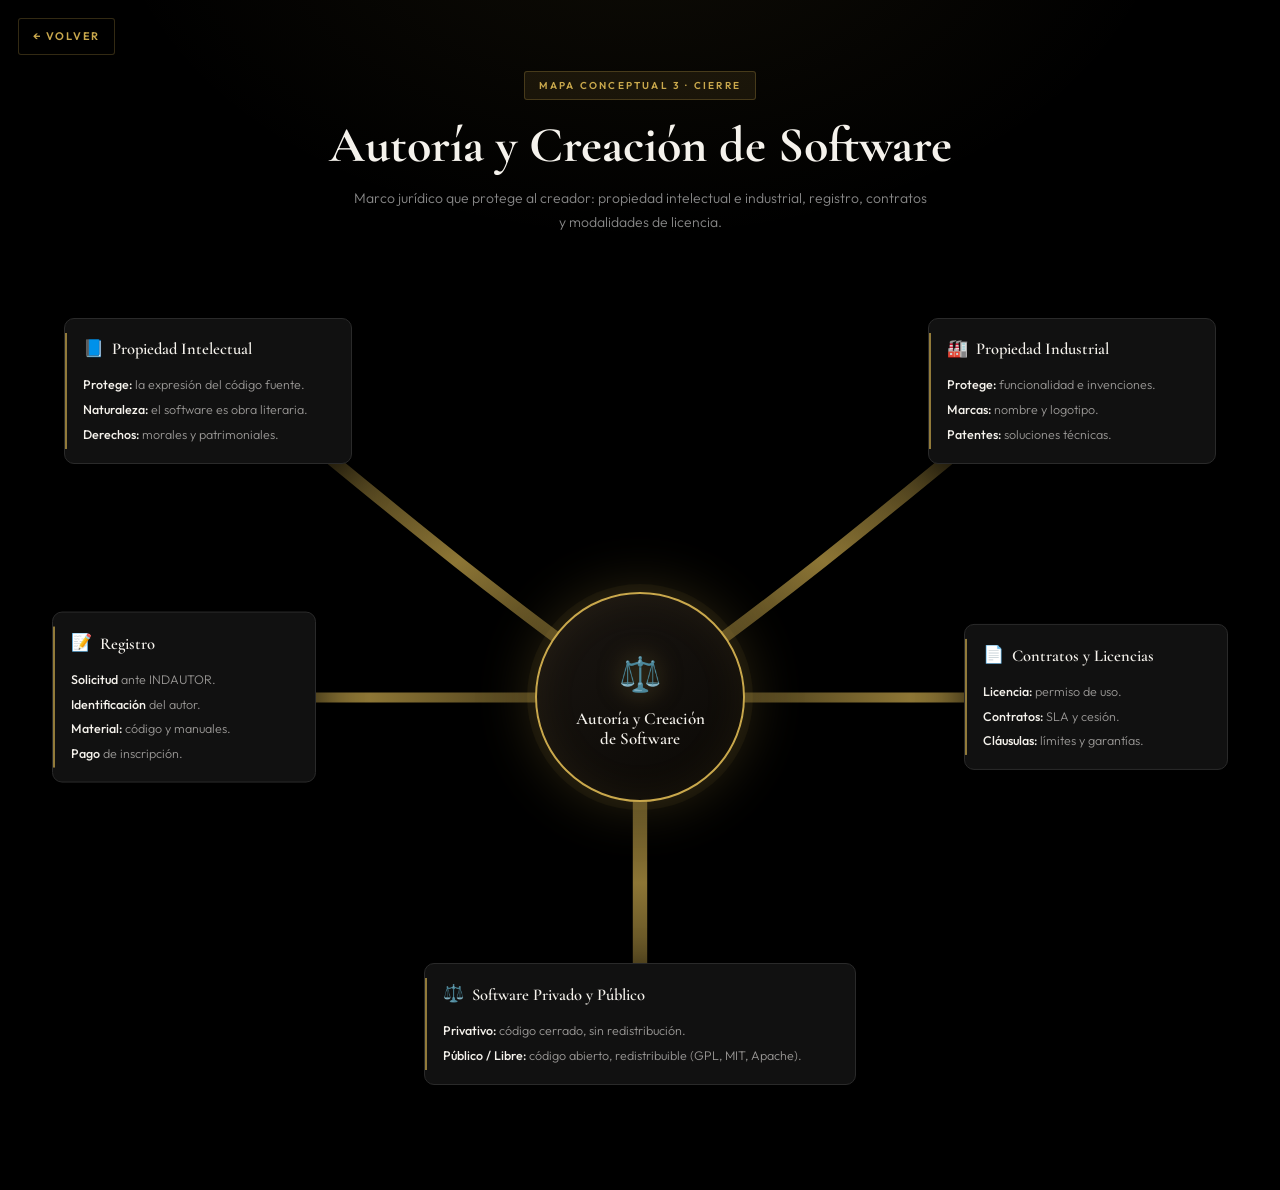
<file: mapa_autoria.html>
<!DOCTYPE html>
<html lang="es">
<head>
<meta charset="UTF-8">
<meta name="viewport" content="width=device-width, initial-scale=1.0">
<title>Mapa Mental — Autoría y Creación de Software</title>
<link rel="stylesheet" href="estilos.css">
<style>
  body{
    background:
      radial-gradient(900px 600px at 50% -10%, rgba(201,168,76,0.08), transparent 60%),
      var(--bg);
    overflow-x:hidden;
  }

  .map-head{text-align:center; padding:70px 24px 30px; max-width:780px; margin:0 auto;}
  .map-head .eyebrow{
    display:inline-block; font-size:10px; font-weight:600;
    letter-spacing:0.22em; text-transform:uppercase; color:var(--gold);
    border:1px solid var(--gold-line); background:var(--gold-dim);
    padding:5px 14px; border-radius:3px; margin-bottom:18px;
  }
  .map-head h1{
    font-family:'Cormorant Garamond', serif;
    font-size:clamp(32px, 5vw, 50px); font-weight:700;
    color:var(--white); line-height:1.1; margin-bottom:14px;
  }
  .map-head p{font-size:14px; color:#888; font-weight:300; max-width:580px; margin:0 auto;}

  .volver{
    position:fixed; top:18px; left:18px; z-index:50;
    font-size:11px; font-weight:600; letter-spacing:0.16em;
    text-transform:uppercase; color:var(--gold);
    border:1px solid var(--gold-line); background:rgba(0,0,0,0.6);
    padding:8px 14px; border-radius:3px;
    text-decoration:none; backdrop-filter:blur(10px);
  }
  .volver:hover{background:var(--gold-dim); color:var(--white);}

  .canvas{
    position:relative;
    width:min(1200px, 96%);
    aspect-ratio: 16 / 11;
    margin:20px auto 80px;
  }

  .canvas svg{
    position:absolute; inset:0;
    width:100%; height:100%;
    pointer-events:none; z-index:1;
  }
  .canvas svg path{
    fill:none; stroke:url(#goldGrad);
    stroke-width:1.2; stroke-linecap:round;
  }

  .hub{
    position:absolute; top:50%; left:50%;
    transform:translate(-50%, -50%); z-index:3;
    background:linear-gradient(145deg, #1a1612, #0a0805);
    border:2px solid var(--gold); color:var(--gold);
    padding:22px 28px; border-radius:50%;
    width:210px; height:210px;
    display:flex; flex-direction:column;
    justify-content:center; align-items:center;
    box-shadow:
      0 0 0 8px rgba(201,168,76,0.06),
      0 0 60px rgba(201,168,76,0.25),
      inset 0 0 40px rgba(201,168,76,0.08);
    text-align:center;
  }
  .hub .ico{font-size:34px; margin-bottom:6px; filter:drop-shadow(0 0 12px rgba(201,168,76,0.5));}
  .hub .label{font-family:'Cormorant Garamond', serif; font-size:17px; font-weight:600; color:var(--white); line-height:1.2;}

  .branch{
    position:absolute;
    width:24%;
    background:var(--surface);
    border:1px solid var(--border);
    border-radius:10px;
    padding:16px 18px; z-index:2;
    box-shadow:0 14px 40px rgba(0,0,0,0.6);
    transition:transform .25s, border-color .25s;
  }
  .branch::before{
    content:''; position:absolute;
    left:0; top:14px; bottom:14px; width:2px;
    background:var(--gold); opacity:.7;
  }
  .branch:hover{transform:translateY(-3px); border-color:var(--gold-line);}
  .branch h2{
    font-family:'Cormorant Garamond', serif;
    font-size:16.5px; font-weight:600; color:var(--white);
    margin-bottom:9px;
    display:flex; align-items:center; gap:8px;
  }
  .branch h2 .ico{font-size:17px; color:var(--gold); flex-shrink:0;}
  .branch ul{list-style:none; padding:0; margin:0;}
  .branch li{font-size:12.5px; line-height:1.5; color:#9a9896; font-weight:300; padding:3px 0;}
  .branch li b{color:var(--white); font-weight:500;}

  /* 5 ramas alrededor del hub */
  .b1{top:4%;  left:2%;}
  .b2{top:4%;  right:2%;}
  .b3{top:50%; left:1%;  transform:translateY(-50%); width:22%;}
  .b4{top:50%; right:1%; transform:translateY(-50%); width:22%;}
  .b5{bottom:3%; left:50%; transform:translateX(-50%); width:36%;}

  @media(max-width:1000px){
    .canvas{aspect-ratio:auto; width:100%; padding:10px 16px 60px; margin:10px auto;
      display:flex; flex-direction:column; align-items:center; gap:14px;}
    .canvas svg{display:none;}
    .hub{position:relative; top:auto; left:auto; transform:none; width:180px; height:180px; margin-bottom:6px;}
    .hub .ico{font-size:30px;}
    .hub .label{font-size:15px;}
    .branch{
      position:relative; top:auto; left:auto; right:auto; bottom:auto;
      transform:none !important;
      width:100%; max-width:520px;
    }
    .branch::after{
      content:''; position:absolute; top:-14px; left:50%;
      width:1px; height:14px; background:var(--gold-line);
    }
  }

  @media(max-width:420px){
    .map-head{padding:60px 16px 20px;}
    .map-head h1{font-size:26px;}
  }
</style>
</head>
<body>

<a href="actividades2.html" class="volver">← Volver</a>

<header class="map-head">
  <span class="eyebrow">Mapa Conceptual 3 · Cierre</span>
  <h1>Autoría y Creación de Software</h1>
  <p>Marco jurídico que protege al creador: propiedad intelectual e industrial, registro, contratos y modalidades de licencia.</p>
</header>

<section class="canvas">

  <svg viewBox="0 0 100 100" preserveAspectRatio="none">
    <defs>
      <radialGradient id="goldGrad" cx="50" cy="50" r="45" gradientUnits="userSpaceOnUse">
        <stop offset="0%"  stop-color="#c9a84c" stop-opacity="0.15"/>
        <stop offset="50%" stop-color="#c9a84c" stop-opacity="0.7"/>
        <stop offset="100%" stop-color="#c9a84c" stop-opacity="0.15"/>
      </radialGradient>
    </defs>
    <!-- desde hub (50,50) hacia las 5 ramas -->
    <path d="M 50 50 C 40 40, 30 28, 20 16"/>   <!-- b1 -->
    <path d="M 50 50 C 60 40, 70 28, 80 16"/>   <!-- b2 -->
    <path d="M 50 50 C 38 50, 25 50, 14 50"/>   <!-- b3 -->
    <path d="M 50 50 C 62 50, 75 50, 86 50"/>   <!-- b4 -->
    <path d="M 50 50 C 50 70, 50 82, 50 92"/>   <!-- b5 -->
  </svg>

  <div class="hub">
    <span class="ico">⚖️</span>
    <span class="label">Autoría y Creación<br>de Software</span>
  </div>

  <article class="branch b1">
    <h2><span class="ico">📘</span>Propiedad Intelectual</h2>
    <ul>
      <li><b>Protege:</b> la expresión del código fuente.</li>
      <li><b>Naturaleza:</b> el software es obra literaria.</li>
      <li><b>Derechos:</b> morales y patrimoniales.</li>
    </ul>
  </article>

  <article class="branch b2">
    <h2><span class="ico">🏭</span>Propiedad Industrial</h2>
    <ul>
      <li><b>Protege:</b> funcionalidad e invenciones.</li>
      <li><b>Marcas:</b> nombre y logotipo.</li>
      <li><b>Patentes:</b> soluciones técnicas.</li>
    </ul>
  </article>

  <article class="branch b3">
    <h2><span class="ico">📝</span>Registro</h2>
    <ul>
      <li><b>Solicitud</b> ante INDAUTOR.</li>
      <li><b>Identificación</b> del autor.</li>
      <li><b>Material:</b> código y manuales.</li>
      <li><b>Pago</b> de inscripción.</li>
    </ul>
  </article>

  <article class="branch b4">
    <h2><span class="ico">📄</span>Contratos y Licencias</h2>
    <ul>
      <li><b>Licencia:</b> permiso de uso.</li>
      <li><b>Contratos:</b> SLA y cesión.</li>
      <li><b>Cláusulas:</b> límites y garantías.</li>
    </ul>
  </article>

  <article class="branch b5">
    <h2><span class="ico">⚖️</span>Software Privado y Público</h2>
    <ul>
      <li><b>Privativo:</b> código cerrado, sin redistribución.</li>
      <li><b>Público / Libre:</b> código abierto, redistribuible (GPL, MIT, Apache).</li>
    </ul>
  </article>

</section>

</body>
</html>
</file>
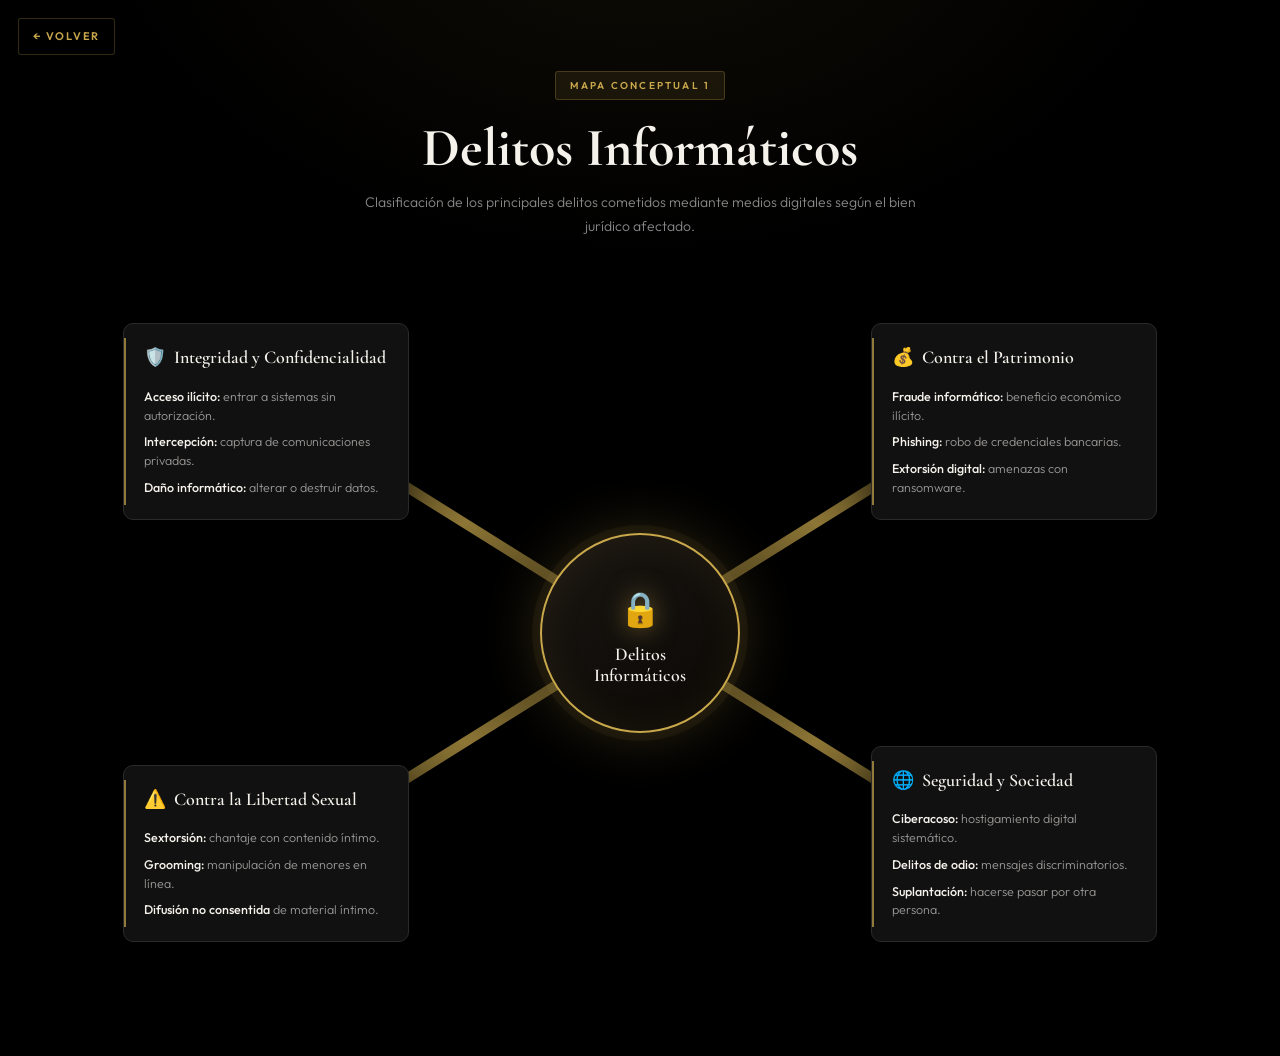
<file: mapa_delitos.html>
<!DOCTYPE html>
<html lang="es">

<head>
  <meta charset="UTF-8">
  <meta name="viewport" content="width=device-width, initial-scale=1.0">
  <title>Mapa Conceptual — Delitos Informáticos</title>
  <link rel="stylesheet" href="estilos.css">
  <style>
    body {
      background:
        radial-gradient(900px 600px at 50% -10%, rgba(201, 168, 76, 0.08), transparent 60%),
        var(--bg);
      overflow-x: hidden;
    }

    /* Encabezado */
    .map-head {
      text-align: center;
      padding: 70px 24px 30px;
      max-width: 780px;
      margin: 0 auto;
    }

    .map-head .eyebrow {
      display: inline-block;
      font-size: 10px;
      font-weight: 600;
      letter-spacing: 0.22em;
      text-transform: uppercase;
      color: var(--gold);
      border: 1px solid var(--gold-line);
      background: var(--gold-dim);
      padding: 5px 14px;
      border-radius: 3px;
      margin-bottom: 18px;
    }

    .map-head h1 {
      font-family: 'Cormorant Garamond', serif;
      font-size: clamp(34px, 5vw, 54px);
      font-weight: 700;
      color: var(--white);
      line-height: 1.1;
      margin-bottom: 14px;
    }

    .map-head p {
      font-size: 14px;
      color: #888;
      font-weight: 300;
      max-width: 560px;
      margin: 0 auto;
    }

    /* Botón volver */
    .volver {
      position: fixed;
      top: 18px;
      left: 18px;
      z-index: 50;
      font-size: 11px;
      font-weight: 600;
      letter-spacing: 0.16em;
      text-transform: uppercase;
      color: var(--gold);
      border: 1px solid var(--gold-line);
      background: rgba(0, 0, 0, 0.6);
      padding: 8px 14px;
      border-radius: 3px;
      text-decoration: none;
      backdrop-filter: blur(10px);
      transition: .2s;
    }

    .volver:hover {
      background: var(--gold-dim);
      color: var(--white);
    }

    /* CANVAS DEL MAPA — desktop con aspect ratio fijo */
    .canvas {
      position: relative;
      width: min(1100px, 95%);
      aspect-ratio: 16 / 10;
      margin: 20px auto 80px;
    }

    /* SVG con líneas curvas */
    .canvas svg {
      position: absolute;
      inset: 0;
      width: 100%;
      height: 100%;
      pointer-events: none;
      z-index: 1;
    }

    .canvas svg path {
      fill: none;
      stroke: url(#goldGrad);
      stroke-width: 1.2;
      stroke-linecap: round;
    }

    /* HUB CENTRAL */
    .hub {
      position: absolute;
      top: 50%;
      left: 50%;
      transform: translate(-50%, -50%);
      z-index: 3;
      background: linear-gradient(145deg, #1a1612, #0a0805);
      border: 2px solid var(--gold);
      color: var(--gold);
      padding: 22px 34px;
      border-radius: 50%;
      width: 200px;
      height: 200px;
      display: flex;
      flex-direction: column;
      justify-content: center;
      align-items: center;
      box-shadow:
        0 0 0 8px rgba(201, 168, 76, 0.06),
        0 0 60px rgba(201, 168, 76, 0.25),
        inset 0 0 40px rgba(201, 168, 76, 0.08);
      text-align: center;
    }

    .hub .ico {
      font-size: 34px;
      margin-bottom: 6px;
      filter: drop-shadow(0 0 12px rgba(201, 168, 76, 0.5));
    }

    .hub .label {
      font-family: 'Cormorant Garamond', serif;
      font-size: 18px;
      font-weight: 600;
      color: var(--white);
      line-height: 1.15;
    }

    /* RAMAS */
    .branch {
      position: absolute;
      width: 26%;
      background: var(--surface);
      border: 1px solid var(--border);
      border-radius: 10px;
      padding: 18px 20px;
      z-index: 2;
      box-shadow: 0 14px 40px rgba(0, 0, 0, 0.6);
      transition: transform .25s, border-color .25s;
    }

    .branch::before {
      content: '';
      position: absolute;
      left: 0;
      top: 14px;
      bottom: 14px;
      width: 2px;
      background: var(--gold);
      opacity: .7;
    }

    .branch:hover {
      transform: translateY(-3px);
      border-color: var(--gold-line);
    }

    .branch h2 {
      font-family: 'Cormorant Garamond', serif;
      font-size: 18px;
      font-weight: 600;
      color: var(--white);
      margin-bottom: 10px;
      display: flex;
      align-items: center;
      gap: 8px;
    }

    .branch h2 .ico {
      font-size: 18px;
      color: var(--gold);
    }

    .branch ul {
      list-style: none;
      padding: 0;
      margin: 0;
    }

    .branch li {
      font-size: 12.5px;
      line-height: 1.5;
      color: #9a9896;
      font-weight: 300;
      padding: 4px 0;
    }

    .branch li b {
      color: var(--white);
      font-weight: 500;
    }

    /* Posiciones */
    .b1 {
      top: 5%;
      left: 3%;
    }

    /* arriba izq */
    .b2 {
      top: 5%;
      right: 3%;
    }

    /* arriba der */
    .b3 {
      bottom: 5%;
      left: 3%;
    }

    /* abajo izq */
    .b4 {
      bottom: 5%;
      right: 3%;
    }

    /* abajo der */

    /* RESPONSIVE — móvil */
    @media(max-width:820px) {
      .canvas {
        aspect-ratio: auto;
        width: 100%;
        padding: 10px 16px 60px;
        margin: 10px auto;
        display: flex;
        flex-direction: column;
        align-items: center;
        gap: 14px;
      }

      .canvas svg {
        display: none;
      }

      .hub {
        position: relative;
        top: auto;
        left: auto;
        transform: none;
        width: 170px;
        height: 170px;
        margin-bottom: 6px;
      }

      .hub .ico {
        font-size: 30px;
      }

      .hub .label {
        font-size: 16px;
      }

      .branch {
        position: relative;
        top: auto;
        left: auto;
        right: auto;
        bottom: auto;
        width: 100%;
        max-width: 480px;
      }

      /* Conector vertical en móvil */
      .branch::after {
        content: '';
        position: absolute;
        top: -14px;
        left: 50%;
        width: 1px;
        height: 14px;
        background: var(--gold-line);
      }
    }

    @media(max-width:420px) {
      .map-head {
        padding: 60px 16px 20px;
      }

      .map-head h1 {
        font-size: 28px;
      }
    }
  </style>
</head>

<body>

  <a href="actividades2.html" class="volver">← Volver</a>

  <header class="map-head">
    <span class="eyebrow">Mapa Conceptual 1</span>
    <h1>Delitos Informáticos</h1>
    <p>Clasificación de los principales delitos cometidos mediante medios digitales según el bien jurídico afectado.</p>
  </header>

  <section class="canvas">

    <!-- Líneas curvas que conectan el hub con cada rama -->
    <svg viewBox="0 0 100 100" preserveAspectRatio="none">
      <defs>
        <radialGradient id="goldGrad" cx="50" cy="50" r="45" gradientUnits="userSpaceOnUse">
          <stop offset="0%" stop-color="#c9a84c" stop-opacity="0.15" />
          <stop offset="50%" stop-color="#c9a84c" stop-opacity="0.7" />
          <stop offset="100%" stop-color="#c9a84c" stop-opacity="0.15" />
        </radialGradient>
      </defs>
      <!-- hub centro (50,50) hacia cada rama -->
      <path d="M 50 50 C 38 38, 28 28, 18 18" />
      <path d="M 50 50 C 62 38, 72 28, 82 18" />
      <path d="M 50 50 C 38 62, 28 72, 18 82" />
      <path d="M 50 50 C 62 62, 72 72, 82 82" />
    </svg>

    <!-- HUB -->
    <div class="hub">
      <span class="ico">🔒</span>
      <span class="label">Delitos<br>Informáticos</span>
    </div>

    <!-- RAMAS -->
    <article class="branch b1">
      <h2><span class="ico">🛡️</span>Integridad y Confidencialidad</h2>
      <ul>
        <li><b>Acceso ilícito:</b> entrar a sistemas sin autorización.</li>
        <li><b>Intercepción:</b> captura de comunicaciones privadas.</li>
        <li><b>Daño informático:</b> alterar o destruir datos.</li>
      </ul>
    </article>

    <article class="branch b2">
      <h2><span class="ico">💰</span>Contra el Patrimonio</h2>
      <ul>
        <li><b>Fraude informático:</b> beneficio económico ilícito.</li>
        <li><b>Phishing:</b> robo de credenciales bancarias.</li>
        <li><b>Extorsión digital:</b> amenazas con ransomware.</li>
      </ul>
    </article>

    <article class="branch b3">
      <h2><span class="ico">⚠️</span>Contra la Libertad Sexual</h2>
      <ul>
        <li><b>Sextorsión:</b> chantaje con contenido íntimo.</li>
        <li><b>Grooming:</b> manipulación de menores en línea.</li>
        <li><b>Difusión no consentida</b> de material íntimo.</li>
      </ul>
    </article>

    <article class="branch b4">
      <h2><span class="ico">🌐</span>Seguridad y Sociedad</h2>
      <ul>
        <li><b>Ciberacoso:</b> hostigamiento digital sistemático.</li>
        <li><b>Delitos de odio:</b> mensajes discriminatorios.</li>
        <li><b>Suplantación:</b> hacerse pasar por otra persona.</li>
      </ul>
    </article>

  </section>

</body>

</html>
</file>
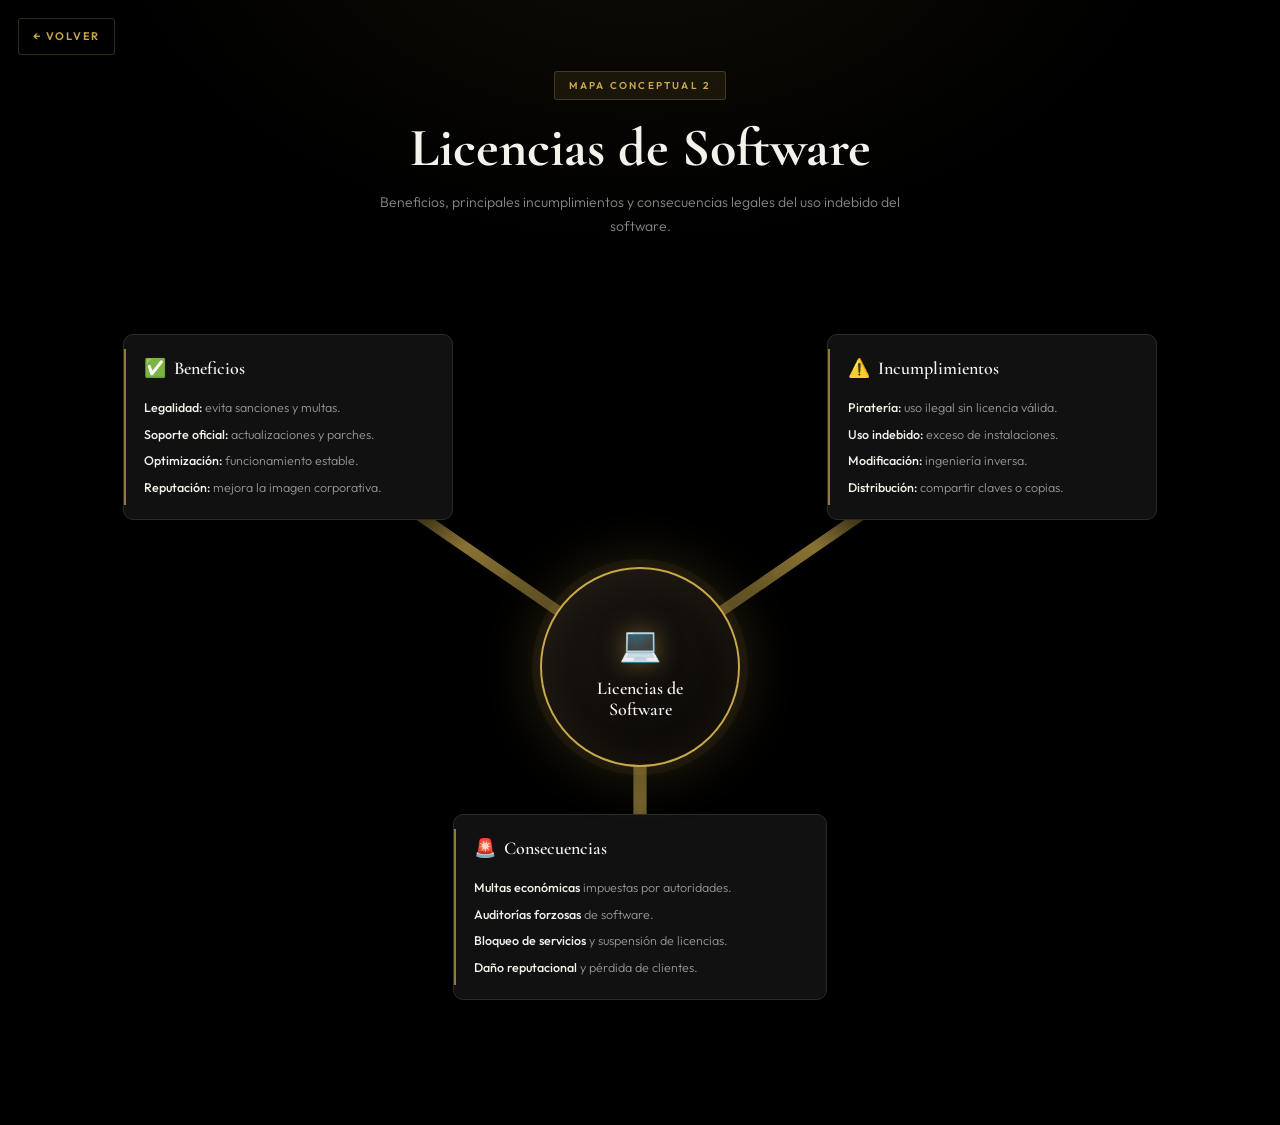
<file: mapa_licencias.html>
<!DOCTYPE html>
<html lang="es">

<head>
  <meta charset="UTF-8">
  <meta name="viewport" content="width=device-width, initial-scale=1.0">
  <title>Mapa Mental — Licencias de Software</title>
  <link rel="stylesheet" href="estilos.css">
  <style>
    body {
      background:
        radial-gradient(900px 600px at 50% -10%, rgba(201, 168, 76, 0.08), transparent 60%),
        var(--bg);
      overflow-x: hidden;
    }

    .map-head {
      text-align: center;
      padding: 70px 24px 30px;
      max-width: 780px;
      margin: 0 auto;
    }

    .map-head .eyebrow {
      display: inline-block;
      font-size: 10px;
      font-weight: 600;
      letter-spacing: 0.22em;
      text-transform: uppercase;
      color: var(--gold);
      border: 1px solid var(--gold-line);
      background: var(--gold-dim);
      padding: 5px 14px;
      border-radius: 3px;
      margin-bottom: 18px;
    }

    .map-head h1 {
      font-family: 'Cormorant Garamond', serif;
      font-size: clamp(34px, 5vw, 54px);
      font-weight: 700;
      color: var(--white);
      line-height: 1.1;
      margin-bottom: 14px;
    }

    .map-head p {
      font-size: 14px;
      color: #888;
      font-weight: 300;
      max-width: 560px;
      margin: 0 auto;
    }

    .volver {
      position: fixed;
      top: 18px;
      left: 18px;
      z-index: 50;
      font-size: 11px;
      font-weight: 600;
      letter-spacing: 0.16em;
      text-transform: uppercase;
      color: var(--gold);
      border: 1px solid var(--gold-line);
      background: rgba(0, 0, 0, 0.6);
      padding: 8px 14px;
      border-radius: 3px;
      text-decoration: none;
      backdrop-filter: blur(10px);
    }

    .volver:hover {
      background: var(--gold-dim);
      color: var(--white);
    }

    .canvas {
      position: relative;
      width: min(1100px, 95%);
      aspect-ratio: 16 / 11;
      margin: 20px auto 80px;
    }

    .canvas svg {
      position: absolute;
      inset: 0;
      width: 100%;
      height: 100%;
      pointer-events: none;
      z-index: 1;
    }

    .canvas svg path {
      fill: none;
      stroke: url(#goldGrad);
      stroke-width: 1.2;
      stroke-linecap: round;
    }

    .hub {
      position: absolute;
      top: 50%;
      left: 50%;
      transform: translate(-50%, -50%);
      z-index: 3;
      background: linear-gradient(145deg, #1a1612, #0a0805);
      border: 2px solid var(--gold);
      color: var(--gold);
      padding: 22px 34px;
      border-radius: 50%;
      width: 200px;
      height: 200px;
      display: flex;
      flex-direction: column;
      justify-content: center;
      align-items: center;
      box-shadow:
        0 0 0 8px rgba(201, 168, 76, 0.06),
        0 0 60px rgba(201, 168, 76, 0.25),
        inset 0 0 40px rgba(201, 168, 76, 0.08);
      text-align: center;
    }

    .hub .ico {
      font-size: 34px;
      margin-bottom: 6px;
      filter: drop-shadow(0 0 12px rgba(201, 168, 76, 0.5));
    }

    .hub .label {
      font-family: 'Cormorant Garamond', serif;
      font-size: 18px;
      font-weight: 600;
      color: var(--white);
      line-height: 1.15;
    }

    .branch {
      position: absolute;
      width: 30%;
      background: var(--surface);
      border: 1px solid var(--border);
      border-radius: 10px;
      padding: 18px 20px;
      z-index: 2;
      box-shadow: 0 14px 40px rgba(0, 0, 0, 0.6);
      transition: transform .25s, border-color .25s;
    }

    .branch::before {
      content: '';
      position: absolute;
      left: 0;
      top: 14px;
      bottom: 14px;
      width: 2px;
      background: var(--gold);
      opacity: .7;
    }

    .branch:hover {
      transform: translateY(-3px);
      border-color: var(--gold-line);
    }

    .branch h2 {
      font-family: 'Cormorant Garamond', serif;
      font-size: 18px;
      font-weight: 600;
      color: var(--white);
      margin-bottom: 10px;
      display: flex;
      align-items: center;
      gap: 8px;
    }

    .branch h2 .ico {
      font-size: 18px;
      color: var(--gold);
    }

    .branch ul {
      list-style: none;
      padding: 0;
      margin: 0;
    }

    .branch li {
      font-size: 12.5px;
      line-height: 1.5;
      color: #9a9896;
      font-weight: 300;
      padding: 4px 0;
    }

    .branch li b {
      color: var(--white);
      font-weight: 500;
    }

    .b1 {
      top: 6%;
      left: 3%;
    }

    /* arriba izq */
    .b2 {
      top: 6%;
      right: 3%;
    }

    /* arriba der */
    .b3 {
      bottom: 6%;
      left: 50%;
      transform: translateX(-50%);
      width: 34%;
    }

    /* abajo centro */

    @media(max-width:820px) {
      .canvas {
        aspect-ratio: auto;
        width: 100%;
        padding: 10px 16px 60px;
        margin: 10px auto;
        display: flex;
        flex-direction: column;
        align-items: center;
        gap: 14px;
      }

      .canvas svg {
        display: none;
      }

      .hub {
        position: relative;
        top: auto;
        left: auto;
        transform: none;
        width: 170px;
        height: 170px;
        margin-bottom: 6px;
      }

      .hub .ico {
        font-size: 30px;
      }

      .hub .label {
        font-size: 16px;
      }

      .branch {
        position: relative;
        top: auto;
        left: auto;
        right: auto;
        bottom: auto;
        transform: none !important;
        width: 100%;
        max-width: 480px;
      }

      .branch::after {
        content: '';
        position: absolute;
        top: -14px;
        left: 50%;
        width: 1px;
        height: 14px;
        background: var(--gold-line);
      }
    }

    @media(max-width:420px) {
      .map-head {
        padding: 60px 16px 20px;
      }

      .map-head h1 {
        font-size: 28px;
      }
    }
  </style>
</head>

<body>

  <a href="actividades2.html" class="volver">← Volver</a>

  <header class="map-head">
    <span class="eyebrow">Mapa Conceptual 2</span>
    <h1>Licencias de Software</h1>
    <p>Beneficios, principales incumplimientos y consecuencias legales del uso indebido del software.</p>
  </header>

  <section class="canvas">

    <svg viewBox="0 0 100 100" preserveAspectRatio="none">
      <defs>
        <radialGradient id="goldGrad" cx="50" cy="50" r="45" gradientUnits="userSpaceOnUse">
          <stop offset="0%" stop-color="#c9a84c" stop-opacity="0.15" />
          <stop offset="50%" stop-color="#c9a84c" stop-opacity="0.7" />
          <stop offset="100%" stop-color="#c9a84c" stop-opacity="0.15" />
        </radialGradient>
      </defs>
      <!-- desde hub (50,50) -->
      <path d="M 50 50 C 38 38, 28 28, 18 18" />
      <path d="M 50 50 C 62 38, 72 28, 82 18" />
      <path d="M 50 50 C 50 65, 50 78, 50 90" />
    </svg>

    <div class="hub">
      <span class="ico">💻</span>
      <span class="label">Licencias de<br>Software</span>
    </div>

    <article class="branch b1">
      <h2><span class="ico">✅</span>Beneficios</h2>
      <ul>
        <li><b>Legalidad:</b> evita sanciones y multas.</li>
        <li><b>Soporte oficial:</b> actualizaciones y parches.</li>
        <li><b>Optimización:</b> funcionamiento estable.</li>
        <li><b>Reputación:</b> mejora la imagen corporativa.</li>
      </ul>
    </article>

    <article class="branch b2">
      <h2><span class="ico">⚠️</span>Incumplimientos</h2>
      <ul>
        <li><b>Piratería:</b> uso ilegal sin licencia válida.</li>
        <li><b>Uso indebido:</b> exceso de instalaciones.</li>
        <li><b>Modificación:</b> ingeniería inversa.</li>
        <li><b>Distribución:</b> compartir claves o copias.</li>
      </ul>
    </article>

    <article class="branch b3">
      <h2><span class="ico">🚨</span>Consecuencias</h2>
      <ul>
        <li><b>Multas económicas</b> impuestas por autoridades.</li>
        <li><b>Auditorías forzosas</b> de software.</li>
        <li><b>Bloqueo de servicios</b> y suspensión de licencias.</li>
        <li><b>Daño reputacional</b> y pérdida de clientes.</li>
      </ul>
    </article>

  </section>

</body>

</html>
</file>
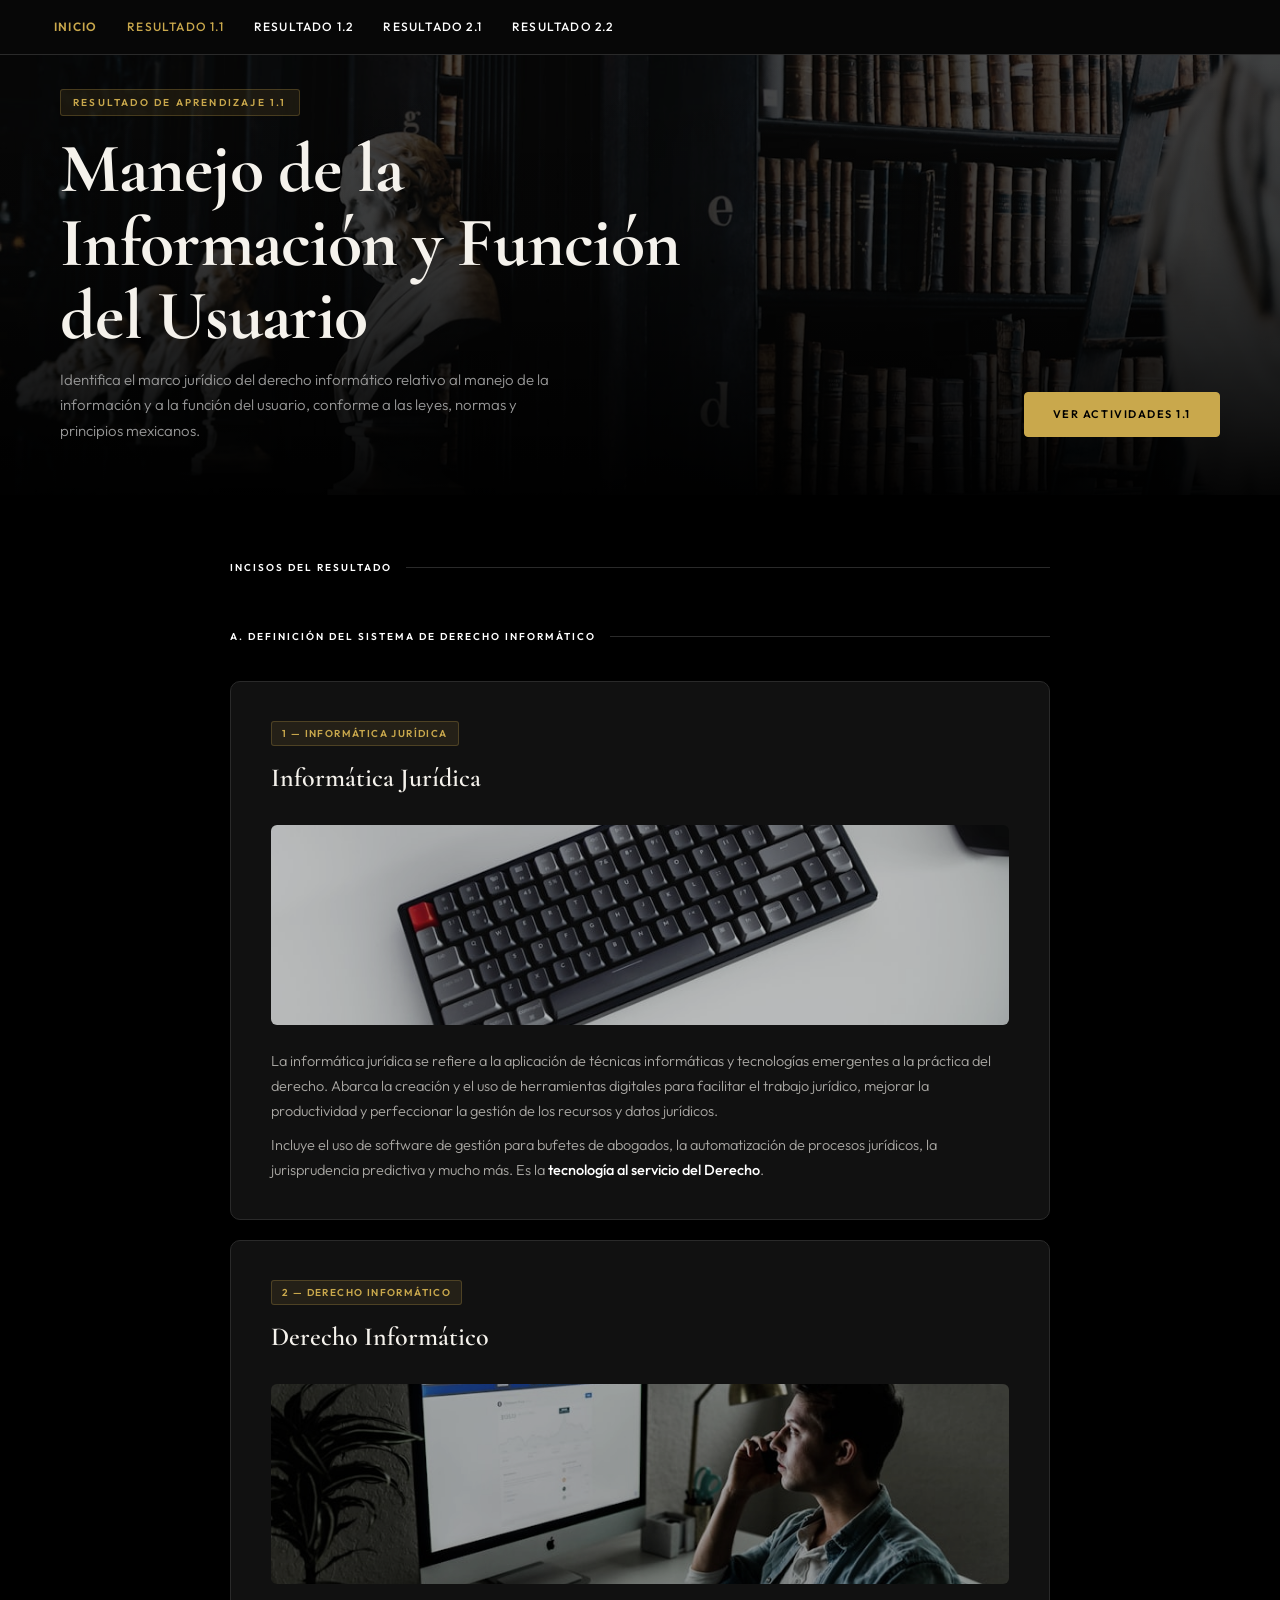
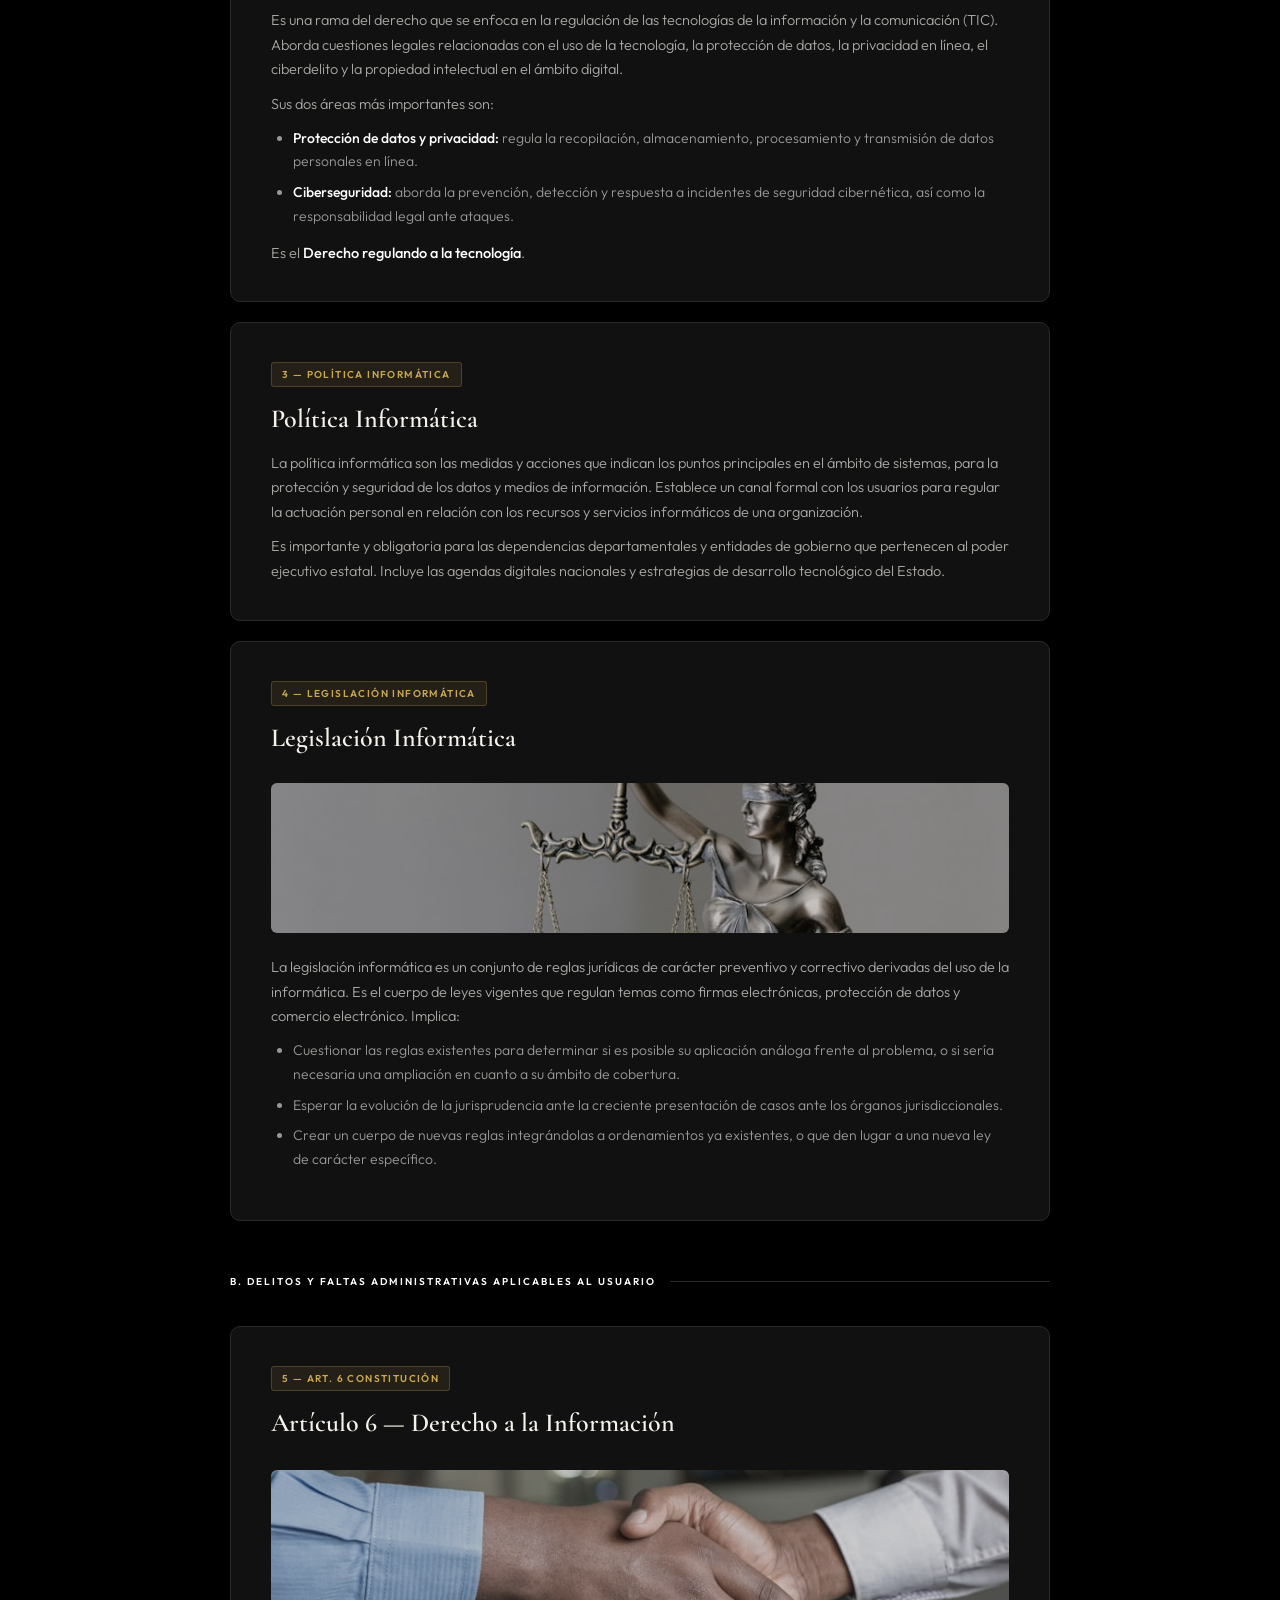
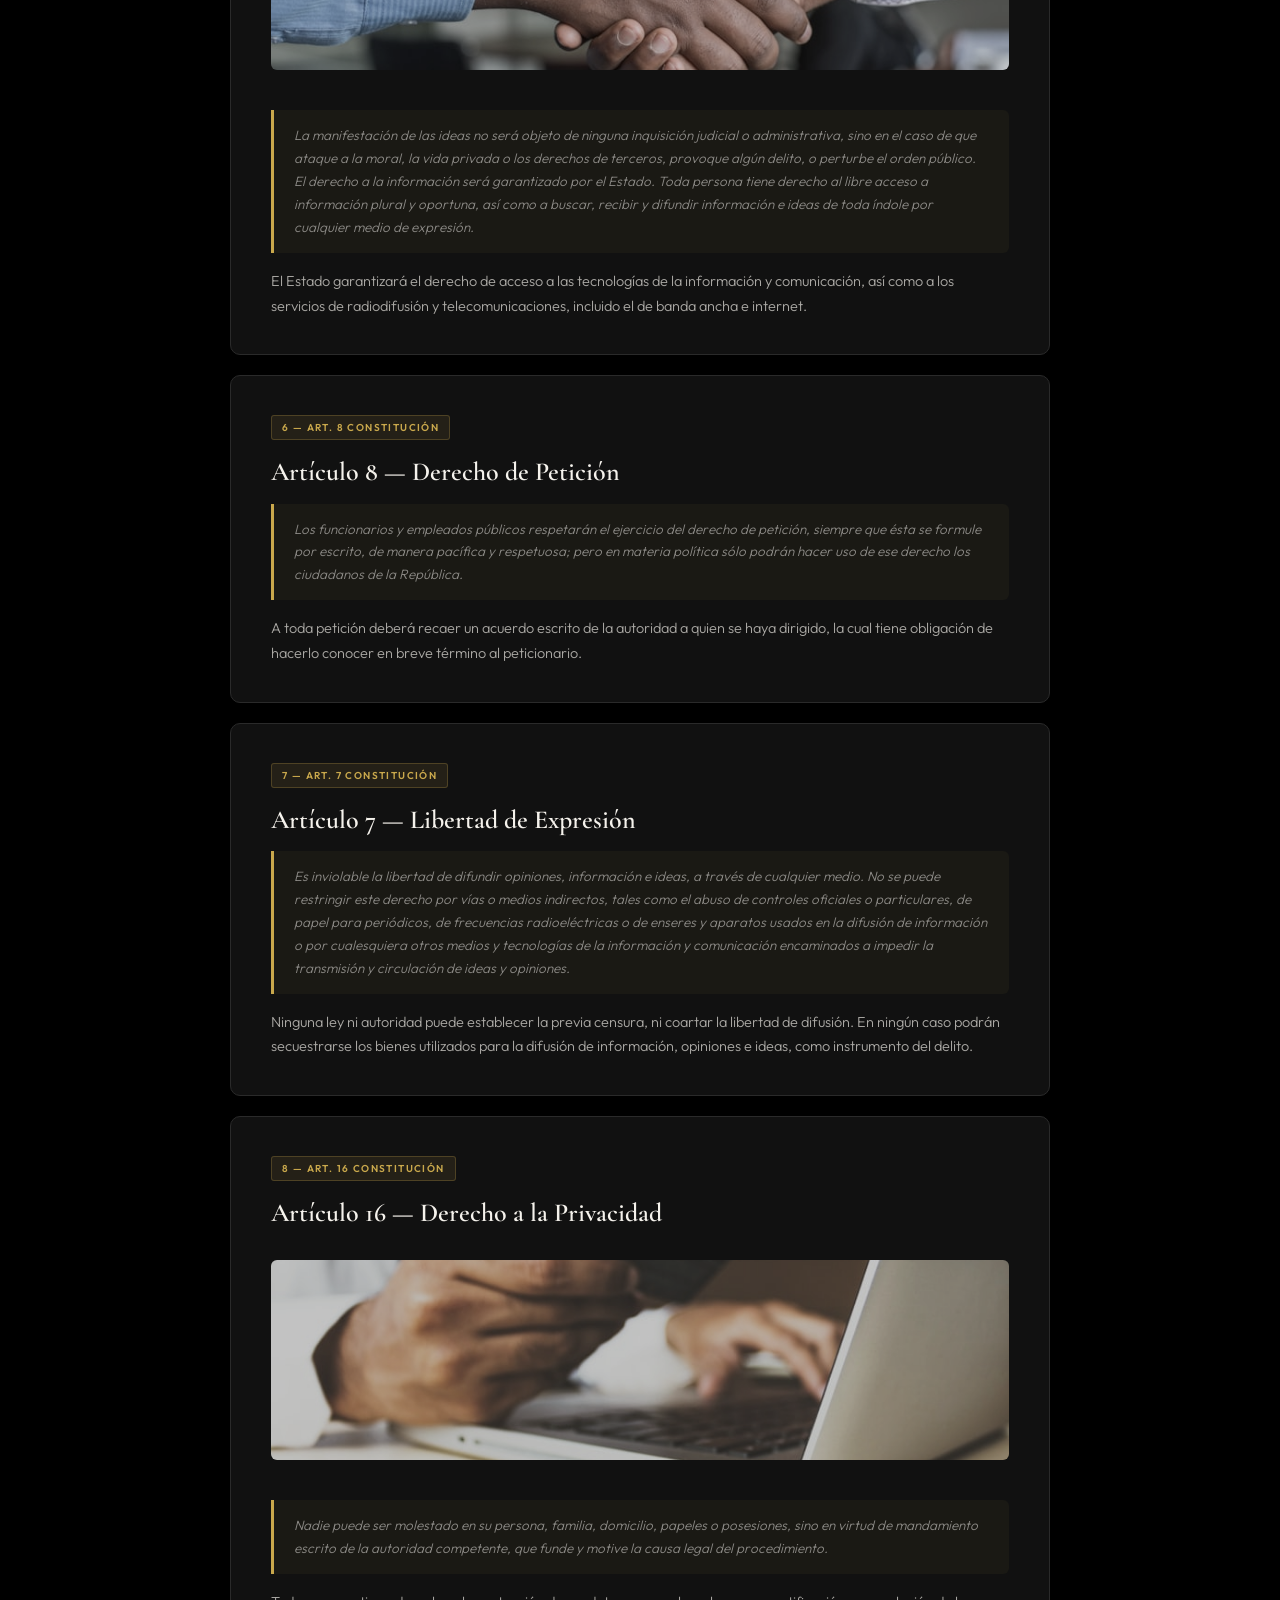
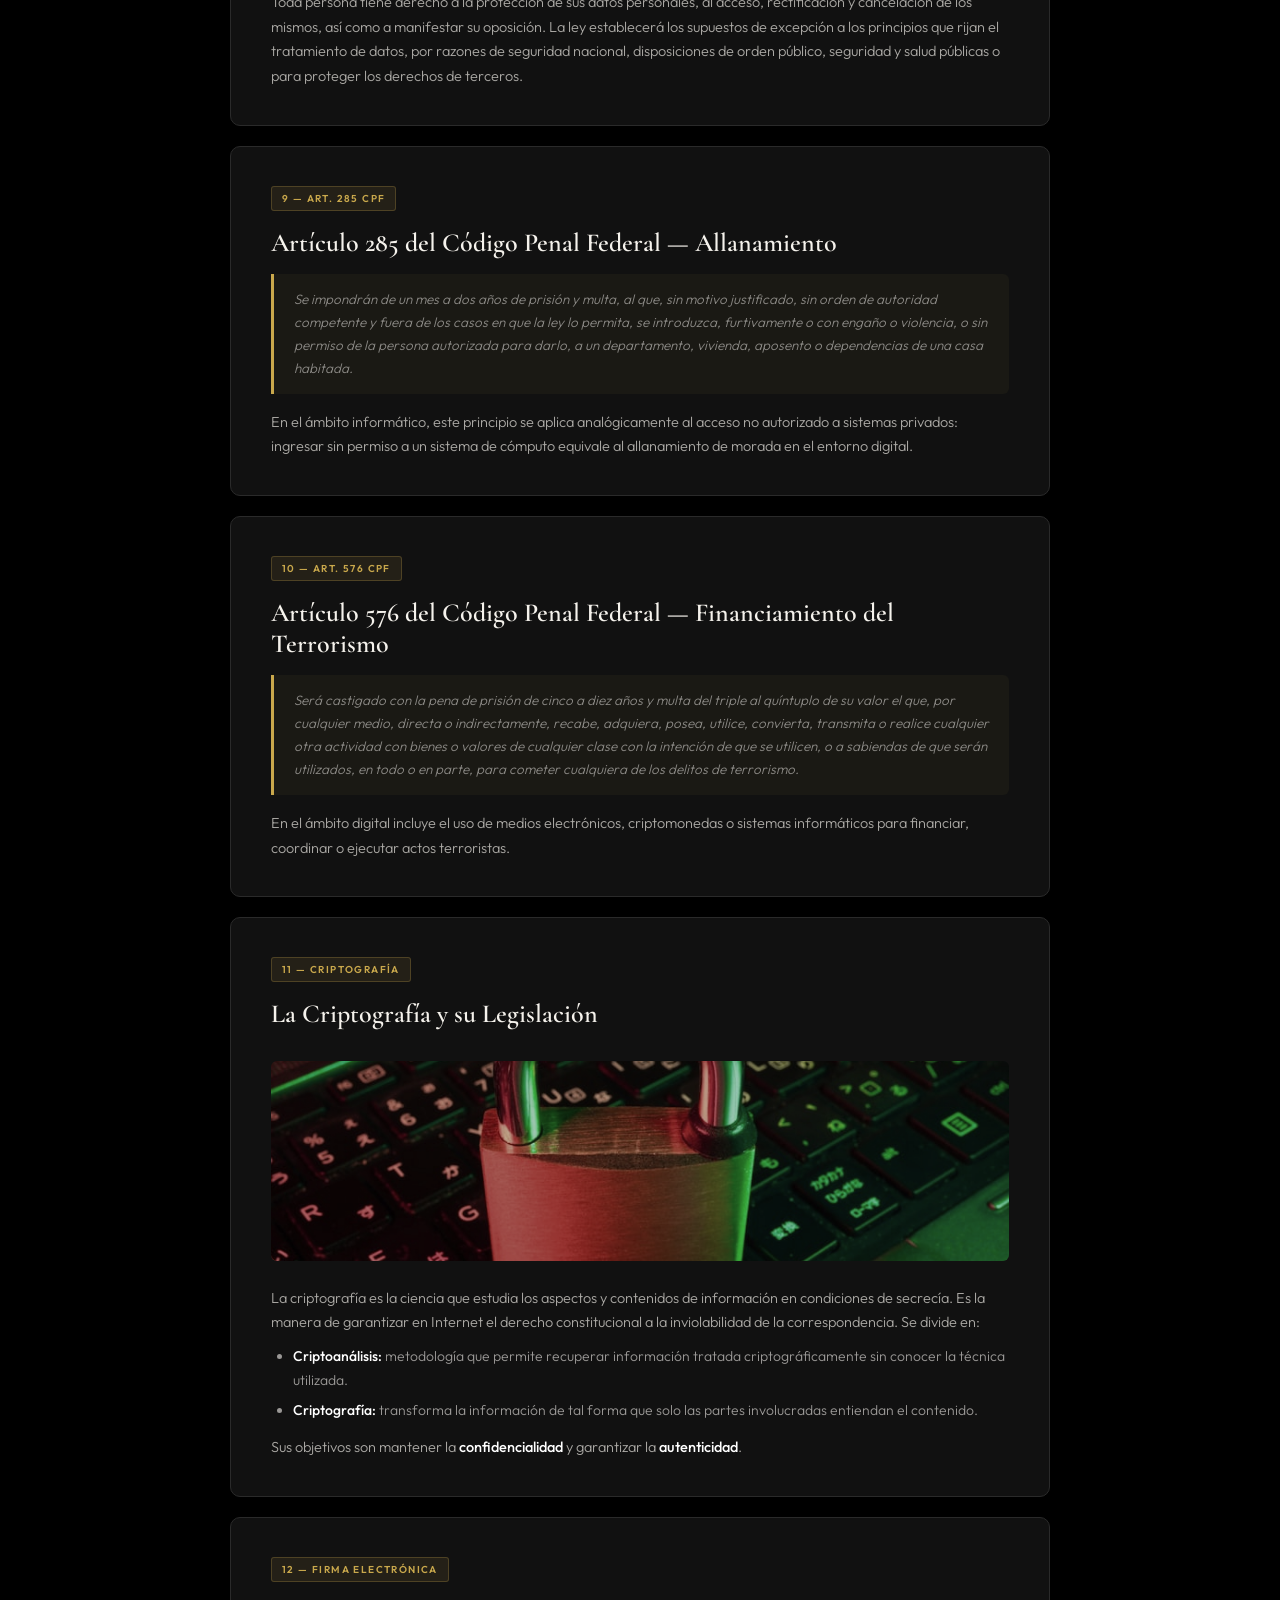
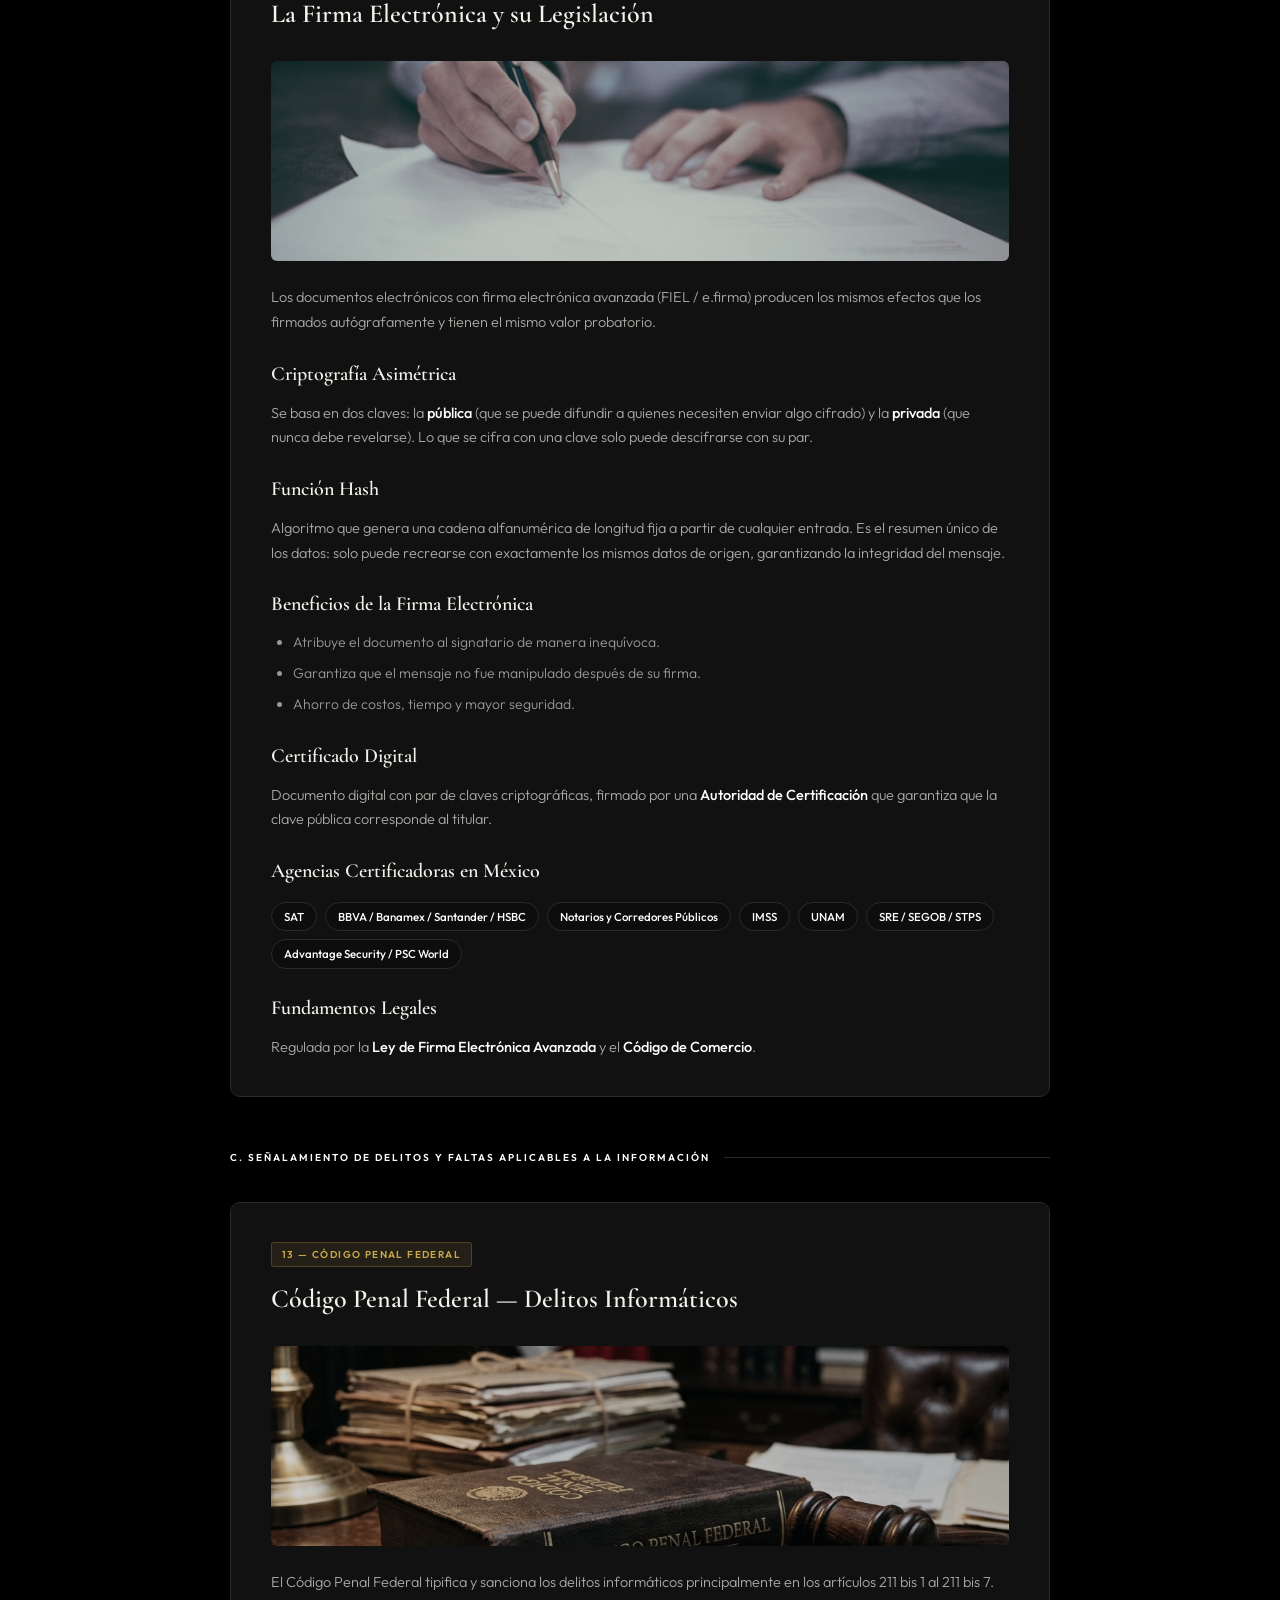
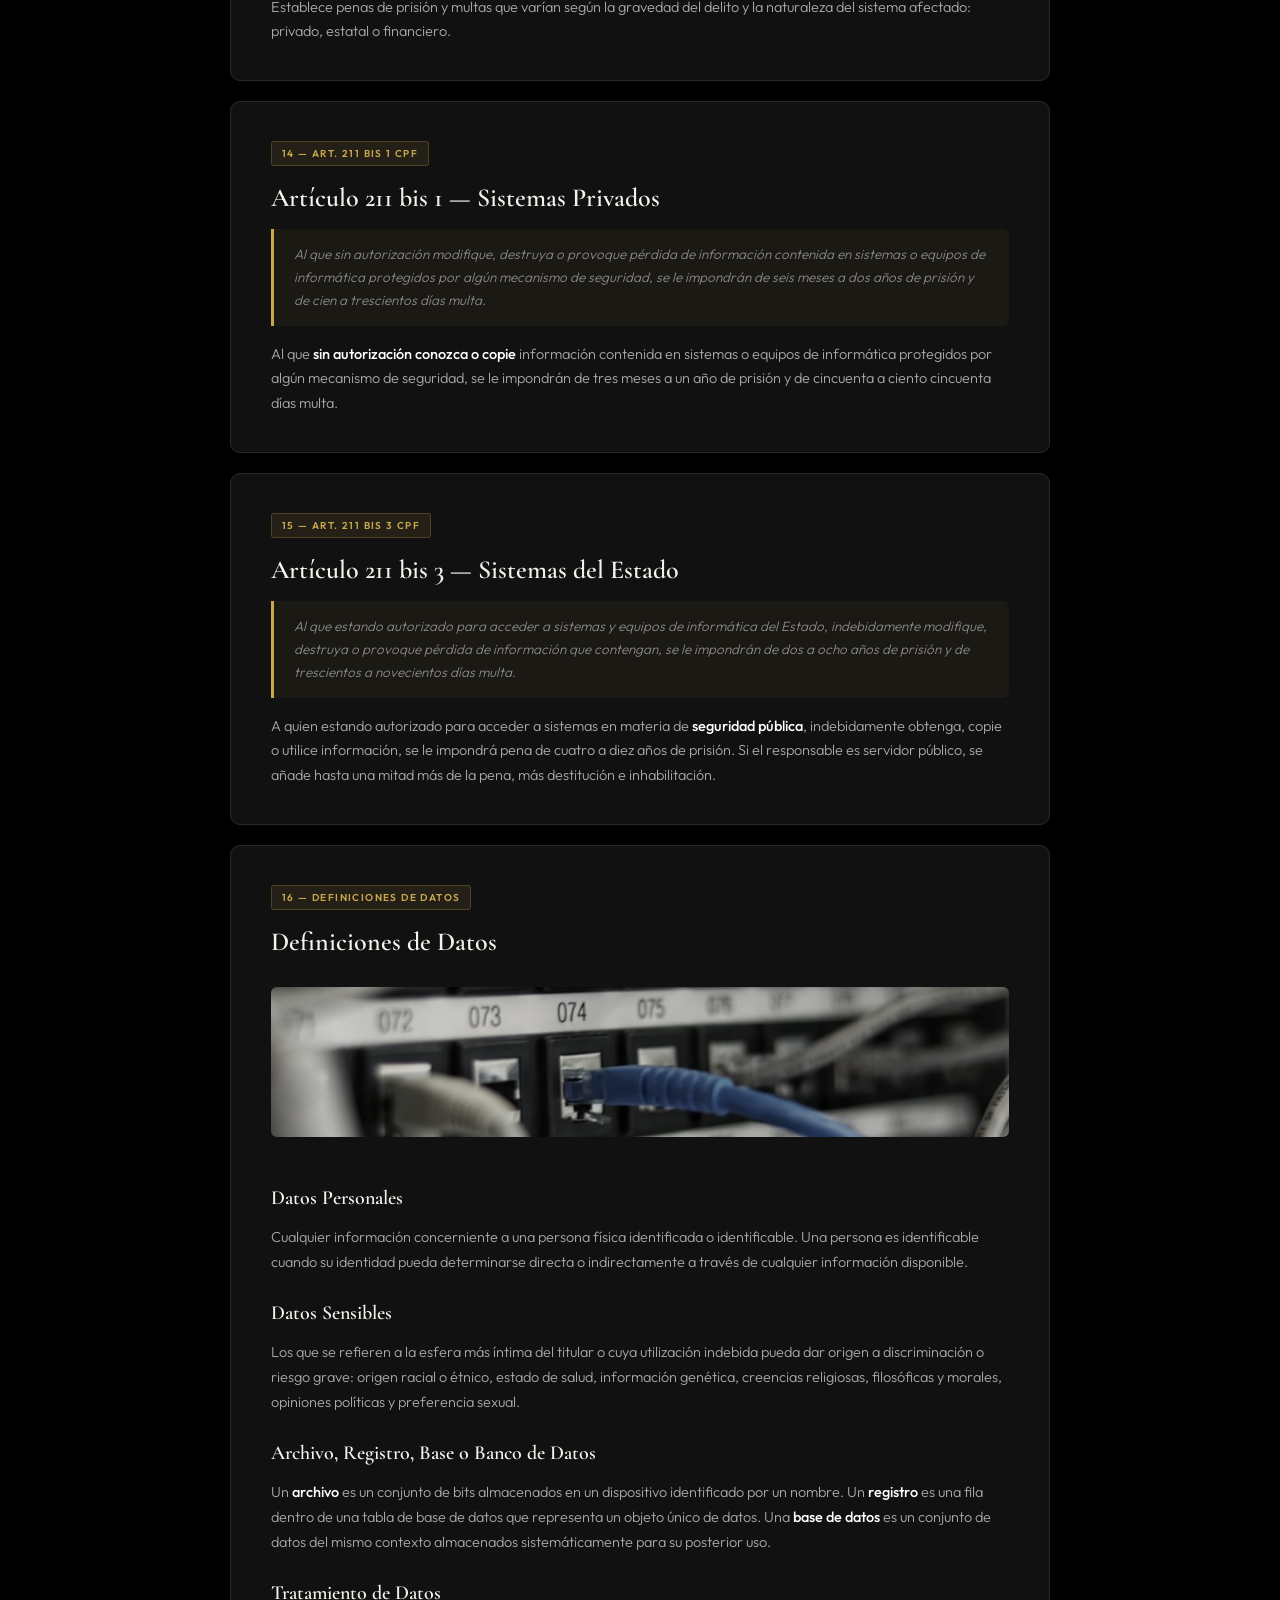
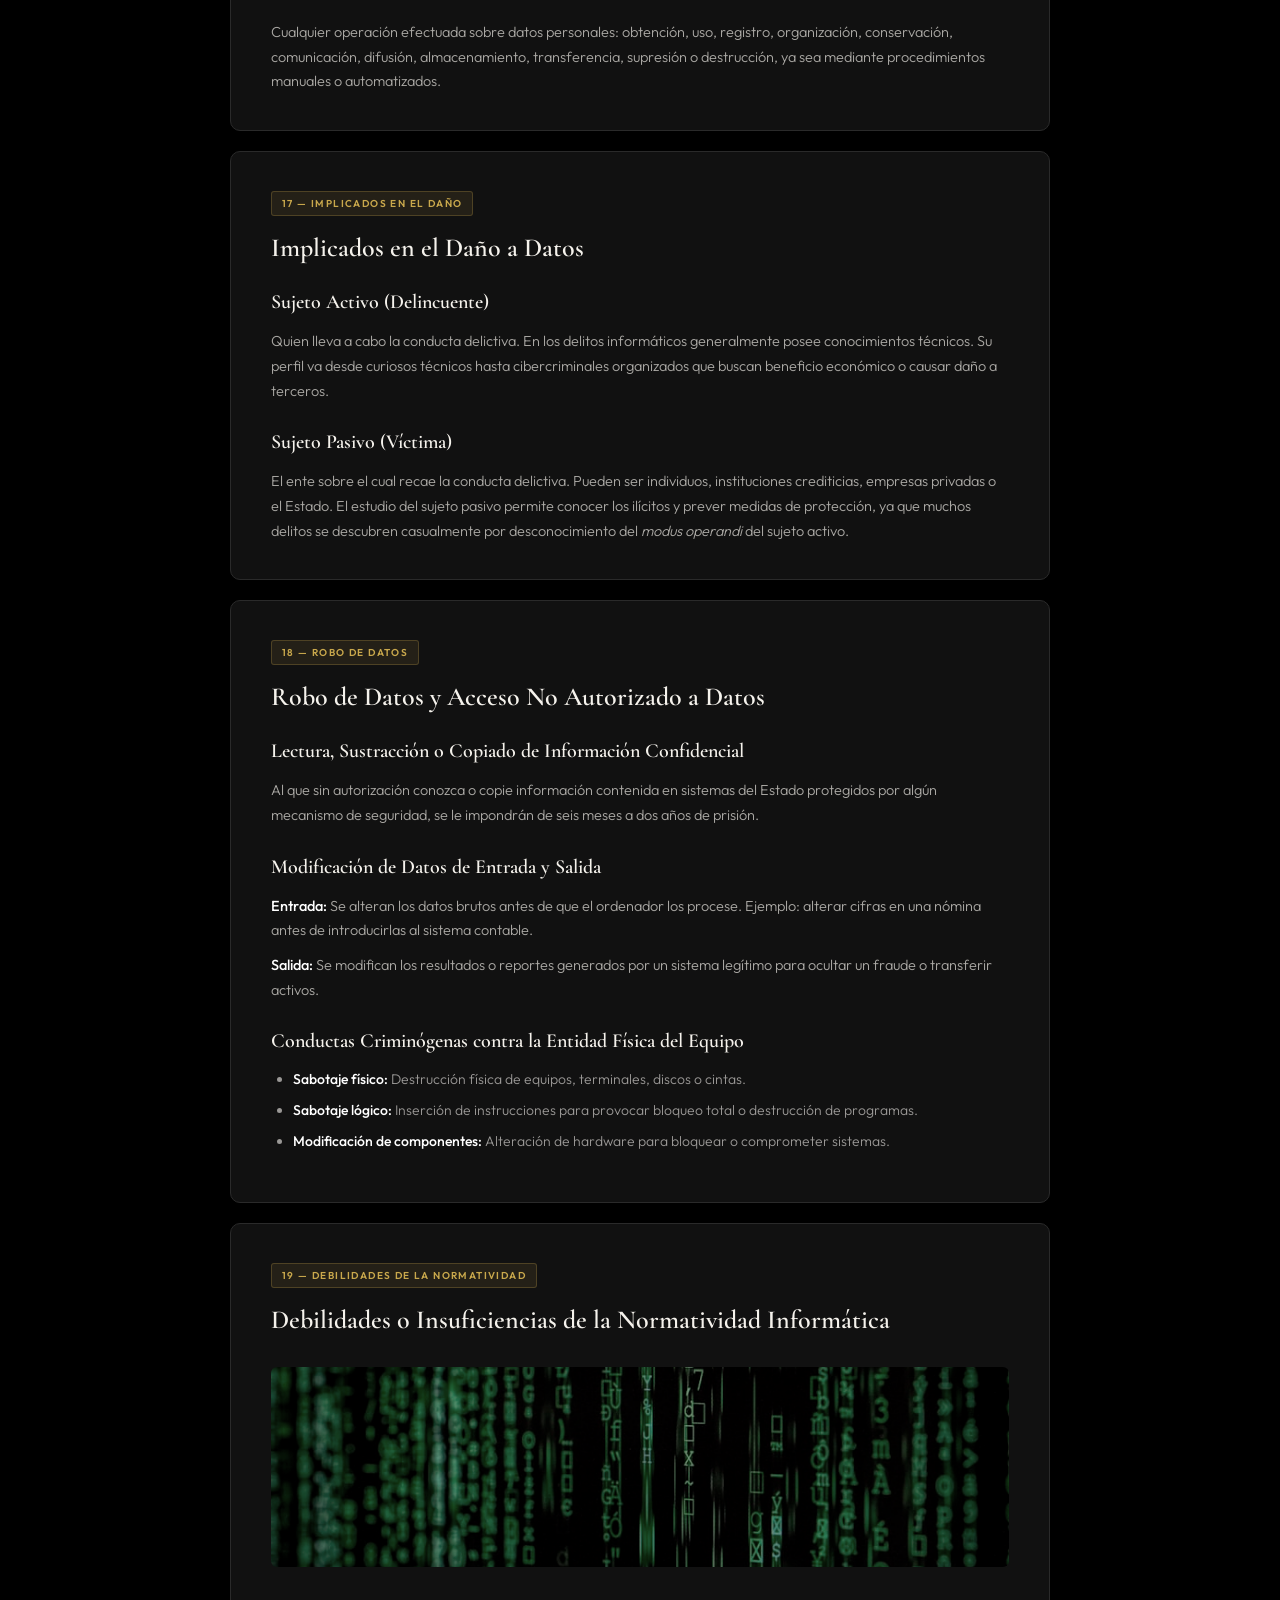
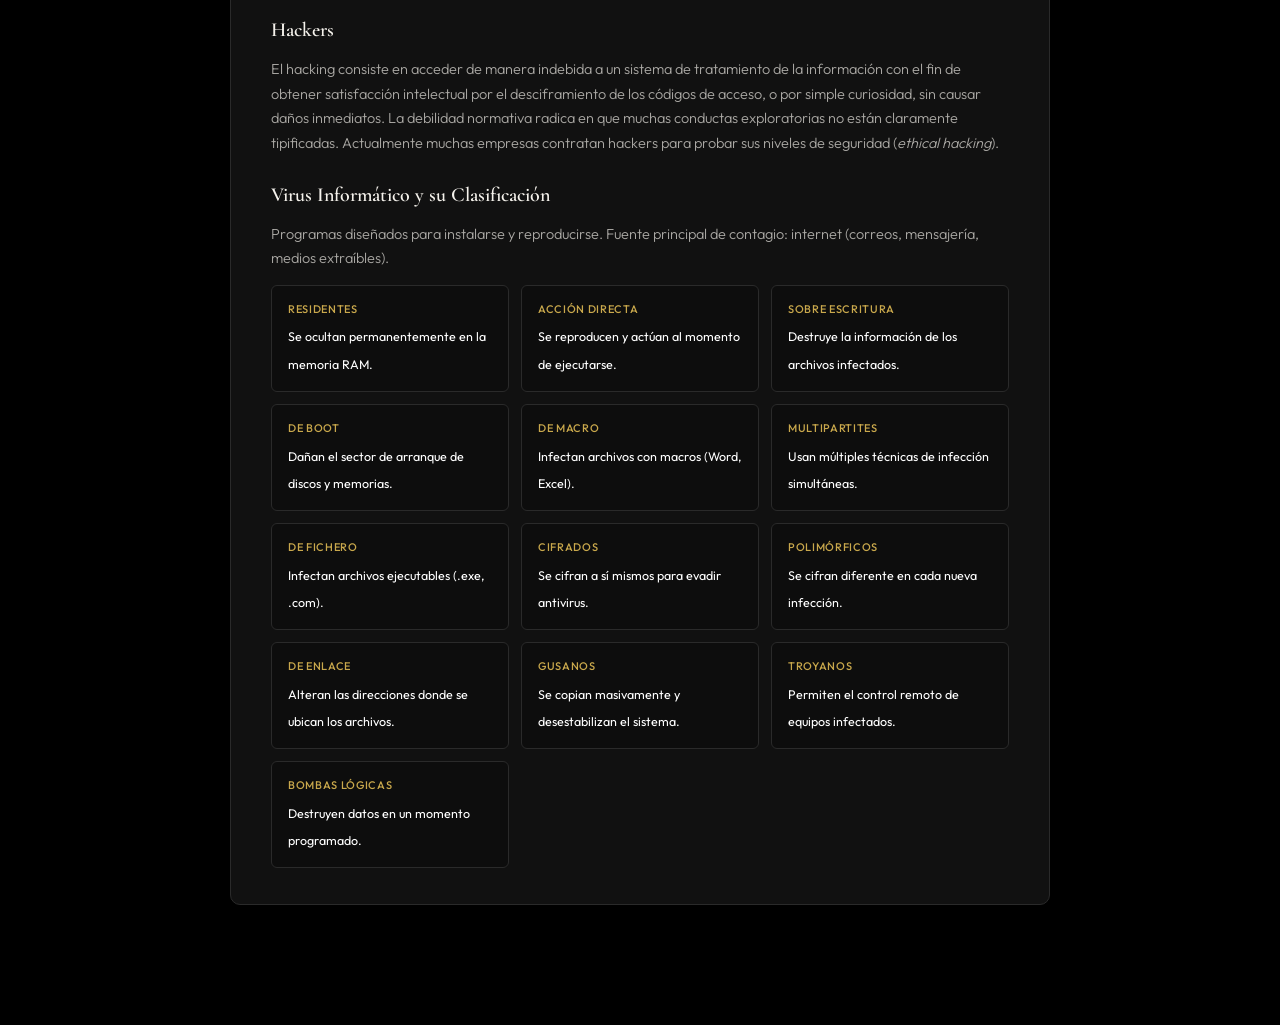
<file: resultado1.html>
<!DOCTYPE html>
<html lang="es">
<head>
  <meta charset="UTF-8">
  <meta name="viewport" content="width=device-width, initial-scale=1.0">
  <title>Resultado 1.1 — Derecho Informático</title>
  <link rel="stylesheet" href="estilos.css">
</head>
<body>

<nav>
  <input type="checkbox" id="menu-toggle" class="menu-toggle">
  <label for="menu-toggle" class="hamburger">
    <span></span>
    <span></span>
    <span></span>
  </label>
  <ul>
    <li><a href="index.html">Inicio</a></li>
    <li><a href="resultado1.html" class="active">Resultado 1.1</a></li>
    <li><a href="resultado2.html">Resultado 1.2</a></li>
    <li><a href="resultado21.html">Resultado 2.1</a></li>
    <li><a href="resultado22.html">Resultado 2.2</a></li>
  </ul>
</nav>

<div class="hero">
  <img class="hero-img" src="recurvisual/hero_resultado1.jpg" alt="Resultado 1.1">
  <div class="hero-overlay"></div>
  <div class="hero-content hero-flex">
    <div class="hero-text">
      <span class="hero-eyebrow">Resultado de Aprendizaje 1.1</span>
      <h1>Manejo de la Información y Función del Usuario</h1>
      <p>Identifica el marco jurídico del derecho informático relativo al manejo de la información y a la función del usuario, conforme a las leyes, normas y principios mexicanos.</p>
    </div>
    <div>
      <a href="actividades1.html" class="hero-btn">Ver Actividades 1.1</a>
    </div>
  </div>
</div>

<div class="container">
  <div class="section-label">Incisos del resultado</div>

  <div class="section-label" style="margin-top:52px;">A. Definición del sistema de derecho informático</div>

  <div class="card">
    <span class="card-tag">1 — Informática Jurídica</span>
    <h2>Informática Jurídica</h2>
    <img class="content-img" src="recurvisual/informatica_juridica.jpg" alt="Informática jurídica">
    <p>La informática jurídica se refiere a la aplicación de técnicas informáticas y tecnologías emergentes a la práctica del derecho. Abarca la creación y el uso de herramientas digitales para facilitar el trabajo jurídico, mejorar la productividad y perfeccionar la gestión de los recursos y datos jurídicos.</p>
    <p>Incluye el uso de software de gestión para bufetes de abogados, la automatización de procesos jurídicos, la jurisprudencia predictiva y mucho más. Es la <strong>tecnología al servicio del Derecho</strong>.</p>
  </div>

  <div class="card">
    <span class="card-tag">2 — Derecho Informático</span>
    <h2>Derecho Informático</h2>
    <img class="content-img" src="recurvisual/derecho_informatico.jpg" alt="Derecho informático">
    <p>Es una rama del derecho que se enfoca en la regulación de las tecnologías de la información y la comunicación (TIC). Aborda cuestiones legales relacionadas con el uso de la tecnología, la protección de datos, la privacidad en línea, el ciberdelito y la propiedad intelectual en el ámbito digital.</p>
    <p>Sus dos áreas más importantes son:</p>
    <ul>
      <li><strong>Protección de datos y privacidad:</strong> regula la recopilación, almacenamiento, procesamiento y transmisión de datos personales en línea.</li>
      <li><strong>Ciberseguridad:</strong> aborda la prevención, detección y respuesta a incidentes de seguridad cibernética, así como la responsabilidad legal ante ataques.</li>
    </ul>
    <p>Es el <strong>Derecho regulando a la tecnología</strong>.</p>
  </div>

  <div class="card">
    <span class="card-tag">3 — Política Informática</span>
    <h2>Política Informática</h2>
    <p>La política informática son las medidas y acciones que indican los puntos principales en el ámbito de sistemas, para la protección y seguridad de los datos y medios de información. Establece un canal formal con los usuarios para regular la actuación personal en relación con los recursos y servicios informáticos de una organización.</p>
    <p>Es importante y obligatoria para las dependencias departamentales y entidades de gobierno que pertenecen al poder ejecutivo estatal. Incluye las agendas digitales nacionales y estrategias de desarrollo tecnológico del Estado.</p>
  </div>

  <div class="card">
    <span class="card-tag">4 — Legislación Informática</span>
    <h2>Legislación Informática</h2>
    <img class="content-img-sm" src="recurvisual/legislacion_informatica.jpg" alt="Legislación informática">
    <p>La legislación informática es un conjunto de reglas jurídicas de carácter preventivo y correctivo derivadas del uso de la informática. Es el cuerpo de leyes vigentes que regulan temas como firmas electrónicas, protección de datos y comercio electrónico. Implica:</p>
    <ul>
      <li>Cuestionar las reglas existentes para determinar si es posible su aplicación análoga frente al problema, o si sería necesaria una ampliación en cuanto a su ámbito de cobertura.</li>
      <li>Esperar la evolución de la jurisprudencia ante la creciente presentación de casos ante los órganos jurisdiccionales.</li>
      <li>Crear un cuerpo de nuevas reglas integrándolas a ordenamientos ya existentes, o que den lugar a una nueva ley de carácter específico.</li>
    </ul>
  </div>

  <div class="section-label" style="margin-top:52px;">B. Delitos y faltas administrativas aplicables al usuario</div>

  <div class="card">
    <span class="card-tag">5 — Art. 6 Constitución</span>
    <h2>Artículo 6 — Derecho a la Información</h2>
    <img class="content-img" src="recurvisual/derecho_informacion.jpg" alt="Derecho a la información">
    <div class="law-quote">
      <p>La manifestación de las ideas no será objeto de ninguna inquisición judicial o administrativa, sino en el caso de que ataque a la moral, la vida privada o los derechos de terceros, provoque algún delito, o perturbe el orden público. El derecho a la información será garantizado por el Estado. Toda persona tiene derecho al libre acceso a información plural y oportuna, así como a buscar, recibir y difundir información e ideas de toda índole por cualquier medio de expresión.</p>
    </div>
    <p>El Estado garantizará el derecho de acceso a las tecnologías de la información y comunicación, así como a los servicios de radiodifusión y telecomunicaciones, incluido el de banda ancha e internet.</p>
  </div>

  <div class="card">
    <span class="card-tag">6 — Art. 8 Constitución</span>
    <h2>Artículo 8 — Derecho de Petición</h2>
    <div class="law-quote">
      <p>Los funcionarios y empleados públicos respetarán el ejercicio del derecho de petición, siempre que ésta se formule por escrito, de manera pacífica y respetuosa; pero en materia política sólo podrán hacer uso de ese derecho los ciudadanos de la República.</p>
    </div>
    <p>A toda petición deberá recaer un acuerdo escrito de la autoridad a quien se haya dirigido, la cual tiene obligación de hacerlo conocer en breve término al peticionario.</p>
  </div>

  <div class="card">
    <span class="card-tag">7 — Art. 7 Constitución</span>
    <h2>Artículo 7 — Libertad de Expresión</h2>
    <div class="law-quote">
      <p>Es inviolable la libertad de difundir opiniones, información e ideas, a través de cualquier medio. No se puede restringir este derecho por vías o medios indirectos, tales como el abuso de controles oficiales o particulares, de papel para periódicos, de frecuencias radioeléctricas o de enseres y aparatos usados en la difusión de información o por cualesquiera otros medios y tecnologías de la información y comunicación encaminados a impedir la transmisión y circulación de ideas y opiniones.</p>
    </div>
    <p>Ninguna ley ni autoridad puede establecer la previa censura, ni coartar la libertad de difusión. En ningún caso podrán secuestrarse los bienes utilizados para la difusión de información, opiniones e ideas, como instrumento del delito.</p>
  </div>

  <div class="card">
    <span class="card-tag">8 — Art. 16 Constitución</span>
    <h2>Artículo 16 — Derecho a la Privacidad</h2>
    <img class="content-img" src="recurvisual/privacidad_digital.jpg" alt="Privacidad digital">
    <div class="law-quote">
      <p>Nadie puede ser molestado en su persona, familia, domicilio, papeles o posesiones, sino en virtud de mandamiento escrito de la autoridad competente, que funde y motive la causa legal del procedimiento.</p>
    </div>
    <p>Toda persona tiene derecho a la protección de sus datos personales, al acceso, rectificación y cancelación de los mismos, así como a manifestar su oposición. La ley establecerá los supuestos de excepción a los principios que rijan el tratamiento de datos, por razones de seguridad nacional, disposiciones de orden público, seguridad y salud públicas o para proteger los derechos de terceros.</p>
  </div>

  <div class="card">
    <span class="card-tag">9 — Art. 285 CPF</span>
    <h2>Artículo 285 del Código Penal Federal — Allanamiento</h2>
    <div class="law-quote">
      <p>Se impondrán de un mes a dos años de prisión y multa, al que, sin motivo justificado, sin orden de autoridad competente y fuera de los casos en que la ley lo permita, se introduzca, furtivamente o con engaño o violencia, o sin permiso de la persona autorizada para darlo, a un departamento, vivienda, aposento o dependencias de una casa habitada.</p>
    </div>
    <p>En el ámbito informático, este principio se aplica analógicamente al acceso no autorizado a sistemas privados: ingresar sin permiso a un sistema de cómputo equivale al allanamiento de morada en el entorno digital.</p>
  </div>

  <div class="card">
    <span class="card-tag">10 — Art. 576 CPF</span>
    <h2>Artículo 576 del Código Penal Federal — Financiamiento del Terrorismo</h2>
    <div class="law-quote">
      <p>Será castigado con la pena de prisión de cinco a diez años y multa del triple al quíntuplo de su valor el que, por cualquier medio, directa o indirectamente, recabe, adquiera, posea, utilice, convierta, transmita o realice cualquier otra actividad con bienes o valores de cualquier clase con la intención de que se utilicen, o a sabiendas de que serán utilizados, en todo o en parte, para cometer cualquiera de los delitos de terrorismo.</p>
    </div>
    <p>En el ámbito digital incluye el uso de medios electrónicos, criptomonedas o sistemas informáticos para financiar, coordinar o ejecutar actos terroristas.</p>
  </div>

  <div class="card">
    <span class="card-tag">11 — Criptografía</span>
    <h2>La Criptografía y su Legislación</h2>
    <img class="content-img" src="recurvisual/criptografia.jpg" alt="Criptografía">
    <p>La criptografía es la ciencia que estudia los aspectos y contenidos de información en condiciones de secrecía. Es la manera de garantizar en Internet el derecho constitucional a la inviolabilidad de la correspondencia. Se divide en:</p>
    <ul>
      <li><strong>Criptoanálisis:</strong> metodología que permite recuperar información tratada criptográficamente sin conocer la técnica utilizada.</li>
      <li><strong>Criptografía:</strong> transforma la información de tal forma que solo las partes involucradas entiendan el contenido.</li>
    </ul>
    <p>Sus objetivos son mantener la <strong>confidencialidad</strong> y garantizar la <strong>autenticidad</strong>.</p>
  </div>

  <div class="card">
    <span class="card-tag">12 — Firma Electrónica</span>
    <h2>La Firma Electrónica y su Legislación</h2>
    <img class="content-img" src="recurvisual/firma_electronica.jpg" alt="Firma electrónica">
    <p>Los documentos electrónicos con firma electrónica avanzada (FIEL / e.firma) producen los mismos efectos que los firmados autógrafamente y tienen el mismo valor probatorio.</p>

    <h3>Criptografía Asimétrica</h3>
    <p>Se basa en dos claves: la <strong>pública</strong> (que se puede difundir a quienes necesiten enviar algo cifrado) y la <strong>privada</strong> (que nunca debe revelarse). Lo que se cifra con una clave solo puede descifrarse con su par.</p>

    <h3>Función Hash</h3>
    <p>Algoritmo que genera una cadena alfanumérica de longitud fija a partir de cualquier entrada. Es el resumen único de los datos: solo puede recrearse con exactamente los mismos datos de origen, garantizando la integridad del mensaje.</p>

    <h3>Beneficios de la Firma Electrónica</h3>
    <ul>
      <li>Atribuye el documento al signatario de manera inequívoca.</li>
      <li>Garantiza que el mensaje no fue manipulado después de su firma.</li>
      <li>Ahorro de costos, tiempo y mayor seguridad.</li>
    </ul>

    <h3>Certificado Digital</h3>
    <p>Documento digital con par de claves criptográficas, firmado por una <strong>Autoridad de Certificación</strong> que garantiza que la clave pública corresponde al titular.</p>

    <h3>Agencias Certificadoras en México</h3>
    <div class="tags">
      <span class="tag">SAT</span>
      <span class="tag">BBVA / Banamex / Santander / HSBC</span>
      <span class="tag">Notarios y Corredores Públicos</span>
      <span class="tag">IMSS</span>
      <span class="tag">UNAM</span>
      <span class="tag">SRE / SEGOB / STPS</span>
      <span class="tag">Advantage Security / PSC World</span>
    </div>

    <h3>Fundamentos Legales</h3>
    <p>Regulada por la <strong>Ley de Firma Electrónica Avanzada</strong> y el <strong>Código de Comercio</strong>.</p>
  </div>

  <div class="section-label" style="margin-top:52px;">C. Señalamiento de delitos y faltas aplicables a la información</div>

  <div class="card">
    <span class="card-tag">13 — Código Penal Federal</span>
    <h2>Código Penal Federal — Delitos Informáticos</h2>
    <img class="content-img" src="recurvisual/codigo_penal_federal.png" alt="Código Penal Federal">
    <p>El Código Penal Federal tipifica y sanciona los delitos informáticos principalmente en los artículos 211 bis 1 al 211 bis 7. Establece penas de prisión y multas que varían según la gravedad del delito y la naturaleza del sistema afectado: privado, estatal o financiero.</p>
  </div>

  <div class="card">
    <span class="card-tag">14 — Art. 211 bis 1 CPF</span>
    <h2>Artículo 211 bis 1 — Sistemas Privados</h2>
    <div class="law-quote">
      <p>Al que sin autorización modifique, destruya o provoque pérdida de información contenida en sistemas o equipos de informática protegidos por algún mecanismo de seguridad, se le impondrán de seis meses a dos años de prisión y de cien a trescientos días multa.</p>
    </div>
    <p>Al que <strong>sin autorización conozca o copie</strong> información contenida en sistemas o equipos de informática protegidos por algún mecanismo de seguridad, se le impondrán de tres meses a un año de prisión y de cincuenta a ciento cincuenta días multa.</p>
  </div>

  <div class="card">
    <span class="card-tag">15 — Art. 211 bis 3 CPF</span>
    <h2>Artículo 211 bis 3 — Sistemas del Estado</h2>
    <div class="law-quote">
      <p>Al que estando autorizado para acceder a sistemas y equipos de informática del Estado, indebidamente modifique, destruya o provoque pérdida de información que contengan, se le impondrán de dos a ocho años de prisión y de trescientos a novecientos días multa.</p>
    </div>
    <p>A quien estando autorizado para acceder a sistemas en materia de <strong>seguridad pública</strong>, indebidamente obtenga, copie o utilice información, se le impondrá pena de cuatro a diez años de prisión. Si el responsable es servidor público, se añade hasta una mitad más de la pena, más destitución e inhabilitación.</p>
  </div>

  <div class="card">
    <span class="card-tag">16 — Definiciones de Datos</span>
    <h2>Definiciones de Datos</h2>
    <img class="content-img-sm" src="recurvisual/datos_personales.jpg" alt="Datos personales">
    <h3>Datos Personales</h3>
    <p>Cualquier información concerniente a una persona física identificada o identificable. Una persona es identificable cuando su identidad pueda determinarse directa o indirectamente a través de cualquier información disponible.</p>

    <h3>Datos Sensibles</h3>
    <p>Los que se refieren a la esfera más íntima del titular o cuya utilización indebida pueda dar origen a discriminación o riesgo grave: origen racial o étnico, estado de salud, información genética, creencias religiosas, filosóficas y morales, opiniones políticas y preferencia sexual.</p>

    <h3>Archivo, Registro, Base o Banco de Datos</h3>
    <p>Un <strong>archivo</strong> es un conjunto de bits almacenados en un dispositivo identificado por un nombre. Un <strong>registro</strong> es una fila dentro de una tabla de base de datos que representa un objeto único de datos. Una <strong>base de datos</strong> es un conjunto de datos del mismo contexto almacenados sistemáticamente para su posterior uso.</p>

    <h3>Tratamiento de Datos</h3>
    <p>Cualquier operación efectuada sobre datos personales: obtención, uso, registro, organización, conservación, comunicación, difusión, almacenamiento, transferencia, supresión o destrucción, ya sea mediante procedimientos manuales o automatizados.</p>
  </div>

  <div class="card">
    <span class="card-tag">17 — Implicados en el Daño</span>
    <h2>Implicados en el Daño a Datos</h2>

    <h3>Sujeto Activo (Delincuente)</h3>
    <p>Quien lleva a cabo la conducta delictiva. En los delitos informáticos generalmente posee conocimientos técnicos. Su perfil va desde curiosos técnicos hasta cibercriminales organizados que buscan beneficio económico o causar daño a terceros.</p>

    <h3>Sujeto Pasivo (Víctima)</h3>
    <p>El ente sobre el cual recae la conducta delictiva. Pueden ser individuos, instituciones crediticias, empresas privadas o el Estado. El estudio del sujeto pasivo permite conocer los ilícitos y prever medidas de protección, ya que muchos delitos se descubren casualmente por desconocimiento del <em>modus operandi</em> del sujeto activo.</p>
  </div>

  <div class="card">
    <span class="card-tag">18 — Robo de Datos</span>
    <h2>Robo de Datos y Acceso No Autorizado a Datos</h2>

    <h3>Lectura, Sustracción o Copiado de Información Confidencial</h3>
    <p>Al que sin autorización conozca o copie información contenida en sistemas del Estado protegidos por algún mecanismo de seguridad, se le impondrán de seis meses a dos años de prisión.</p>

    <h3>Modificación de Datos de Entrada y Salida</h3>
    <p><strong>Entrada:</strong> Se alteran los datos brutos antes de que el ordenador los procese. Ejemplo: alterar cifras en una nómina antes de introducirlas al sistema contable.</p>
    <p><strong>Salida:</strong> Se modifican los resultados o reportes generados por un sistema legítimo para ocultar un fraude o transferir activos.</p>

    <h3>Conductas Criminógenas contra la Entidad Física del Equipo</h3>
    <ul>
      <li><strong>Sabotaje físico:</strong> Destrucción física de equipos, terminales, discos o cintas.</li>
      <li><strong>Sabotaje lógico:</strong> Inserción de instrucciones para provocar bloqueo total o destrucción de programas.</li>
      <li><strong>Modificación de componentes:</strong> Alteración de hardware para bloquear o comprometer sistemas.</li>
    </ul>
  </div>

  <div class="card">
    <span class="card-tag">19 — Debilidades de la Normatividad</span>
    <h2>Debilidades o Insuficiencias de la Normatividad Informática</h2>
    <img class="content-img" src="recurvisual/hackers_virus.jpg" alt="Hackers y virus informáticos">
    <h3>Hackers</h3>
    <p>El hacking consiste en acceder de manera indebida a un sistema de tratamiento de la información con el fin de obtener satisfacción intelectual por el desciframiento de los códigos de acceso, o por simple curiosidad, sin causar daños inmediatos. La debilidad normativa radica en que muchas conductas exploratorias no están claramente tipificadas. Actualmente muchas empresas contratan hackers para probar sus niveles de seguridad (<em>ethical hacking</em>).</p>

    <h3>Virus Informático y su Clasificación</h3>
    <p>Programas diseñados para instalarse y reproducirse. Fuente principal de contagio: internet (correos, mensajería, medios extraíbles).</p>
    <div class="virus-grid">
      <div class="virus-item"><strong>Residentes</strong><span>Se ocultan permanentemente en la memoria RAM.</span></div>
      <div class="virus-item"><strong>Acción Directa</strong><span>Se reproducen y actúan al momento de ejecutarse.</span></div>
      <div class="virus-item"><strong>Sobre Escritura</strong><span>Destruye la información de los archivos infectados.</span></div>
      <div class="virus-item"><strong>De Boot</strong><span>Dañan el sector de arranque de discos y memorias.</span></div>
      <div class="virus-item"><strong>De Macro</strong><span>Infectan archivos con macros (Word, Excel).</span></div>
      <div class="virus-item"><strong>Multipartites</strong><span>Usan múltiples técnicas de infección simultáneas.</span></div>
      <div class="virus-item"><strong>De Fichero</strong><span>Infectan archivos ejecutables (.exe, .com).</span></div>
      <div class="virus-item"><strong>Cifrados</strong><span>Se cifran a sí mismos para evadir antivirus.</span></div>
      <div class="virus-item"><strong>Polimórficos</strong><span>Se cifran diferente en cada nueva infección.</span></div>
      <div class="virus-item"><strong>De Enlace</strong><span>Alteran las direcciones donde se ubican los archivos.</span></div>
      <div class="virus-item"><strong>Gusanos</strong><span>Se copian masivamente y desestabilizan el sistema.</span></div>
      <div class="virus-item"><strong>Troyanos</strong><span>Permiten el control remoto de equipos infectados.</span></div>
      <div class="virus-item"><strong>Bombas Lógicas</strong><span>Destruyen datos en un momento programado.</span></div>
    </div>
  </div>
</div>

</body>
</html>
</file>
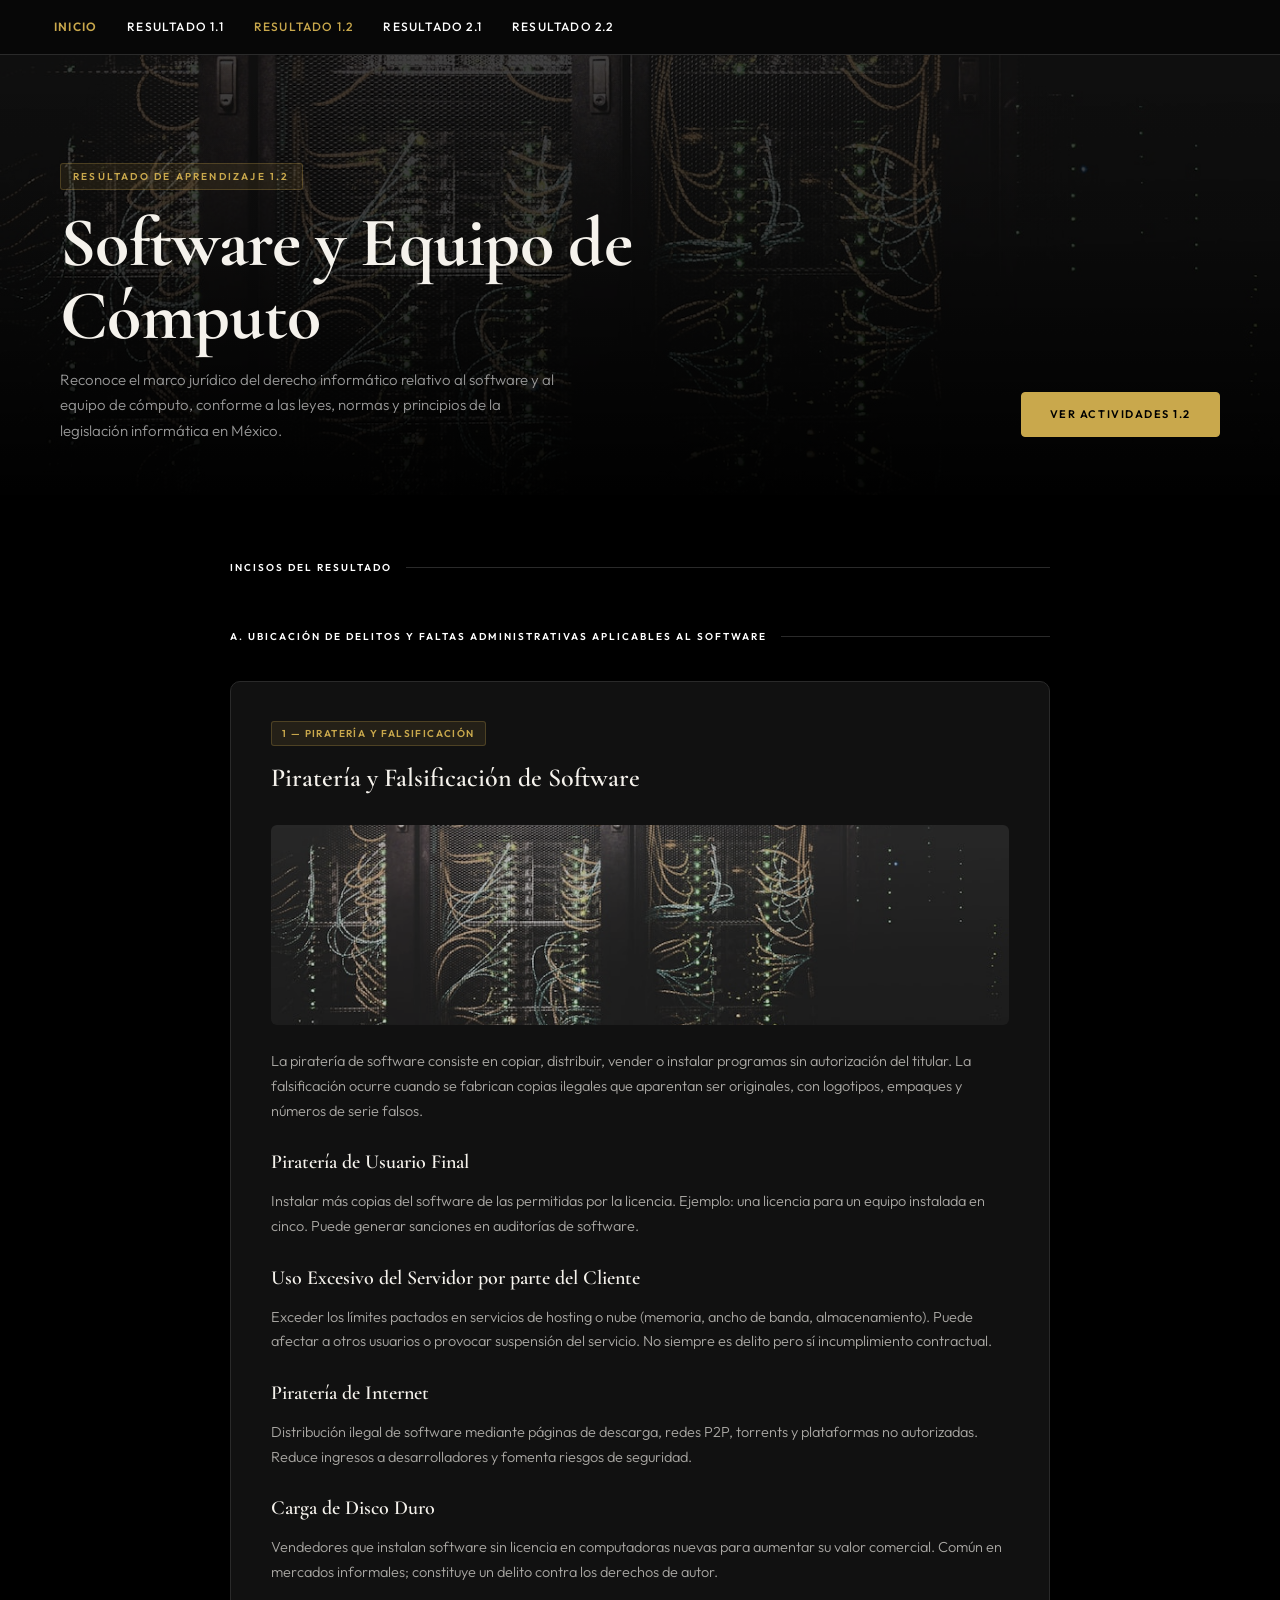
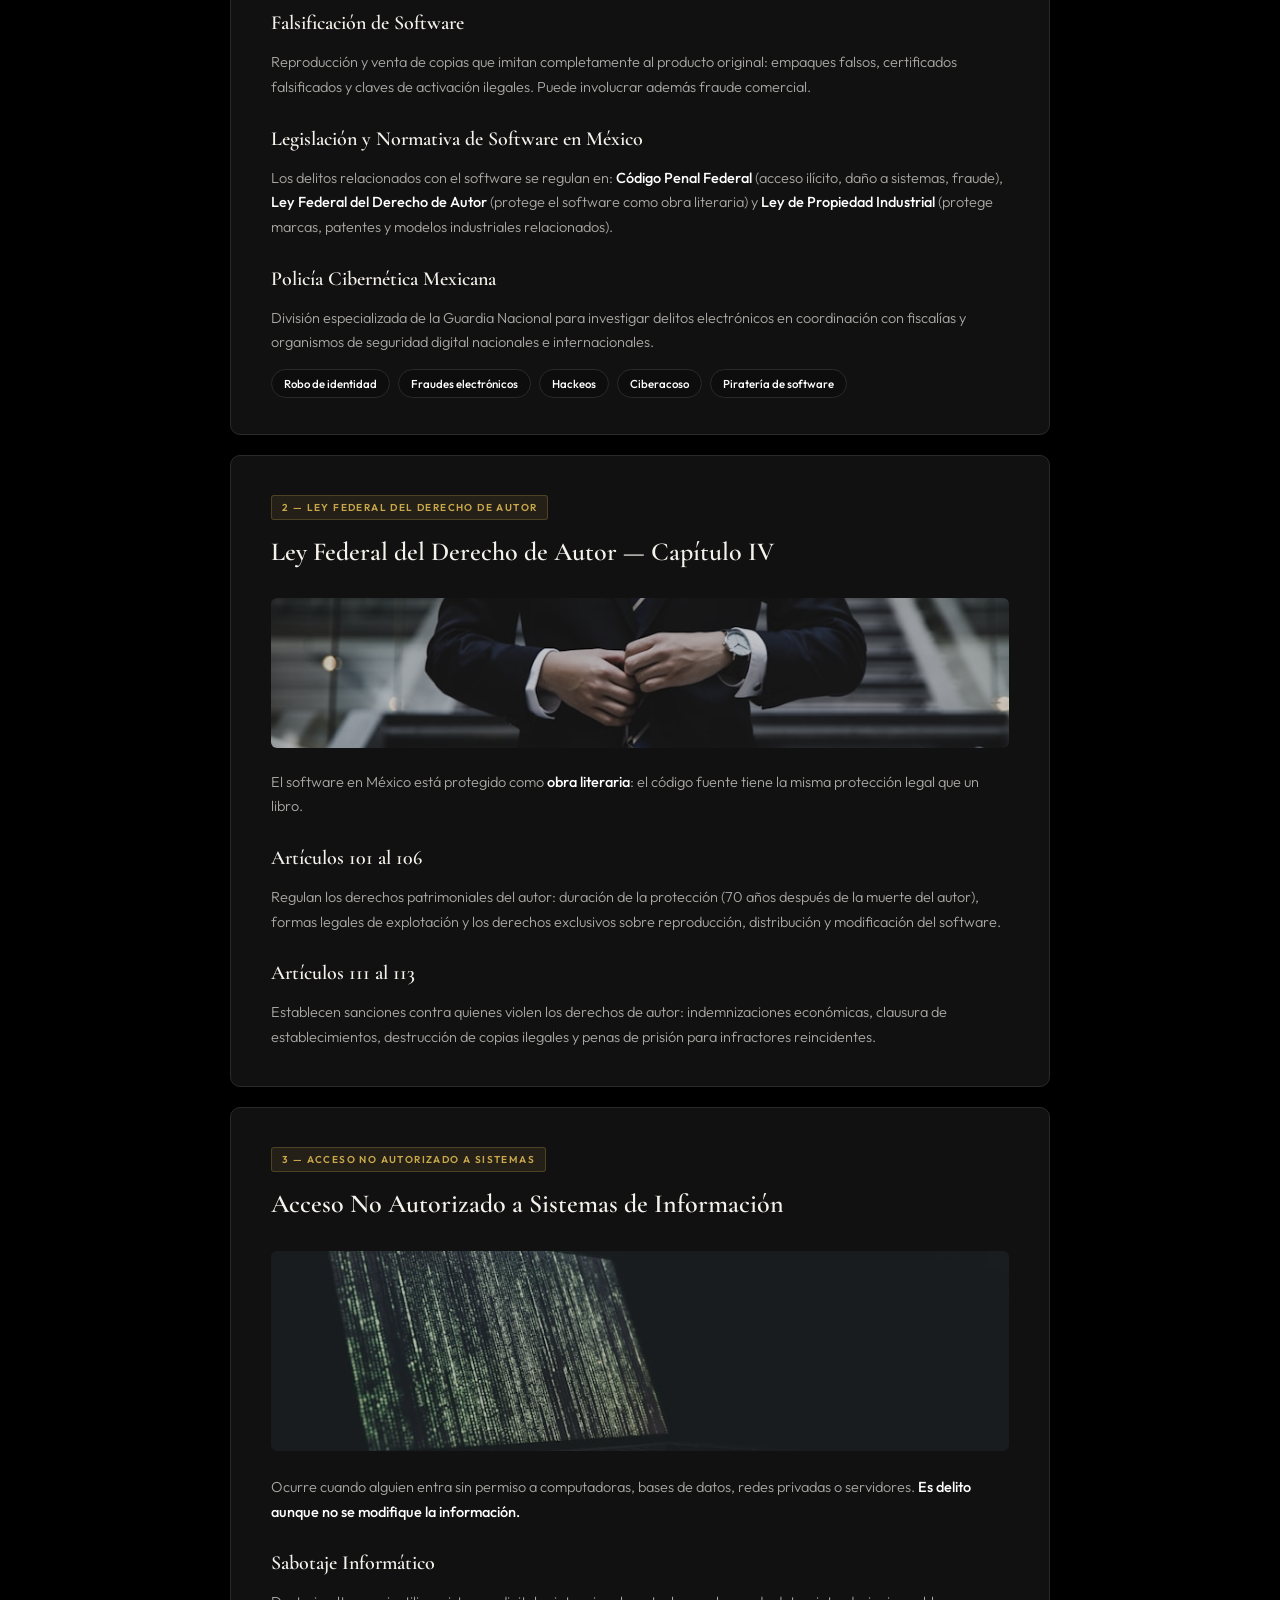
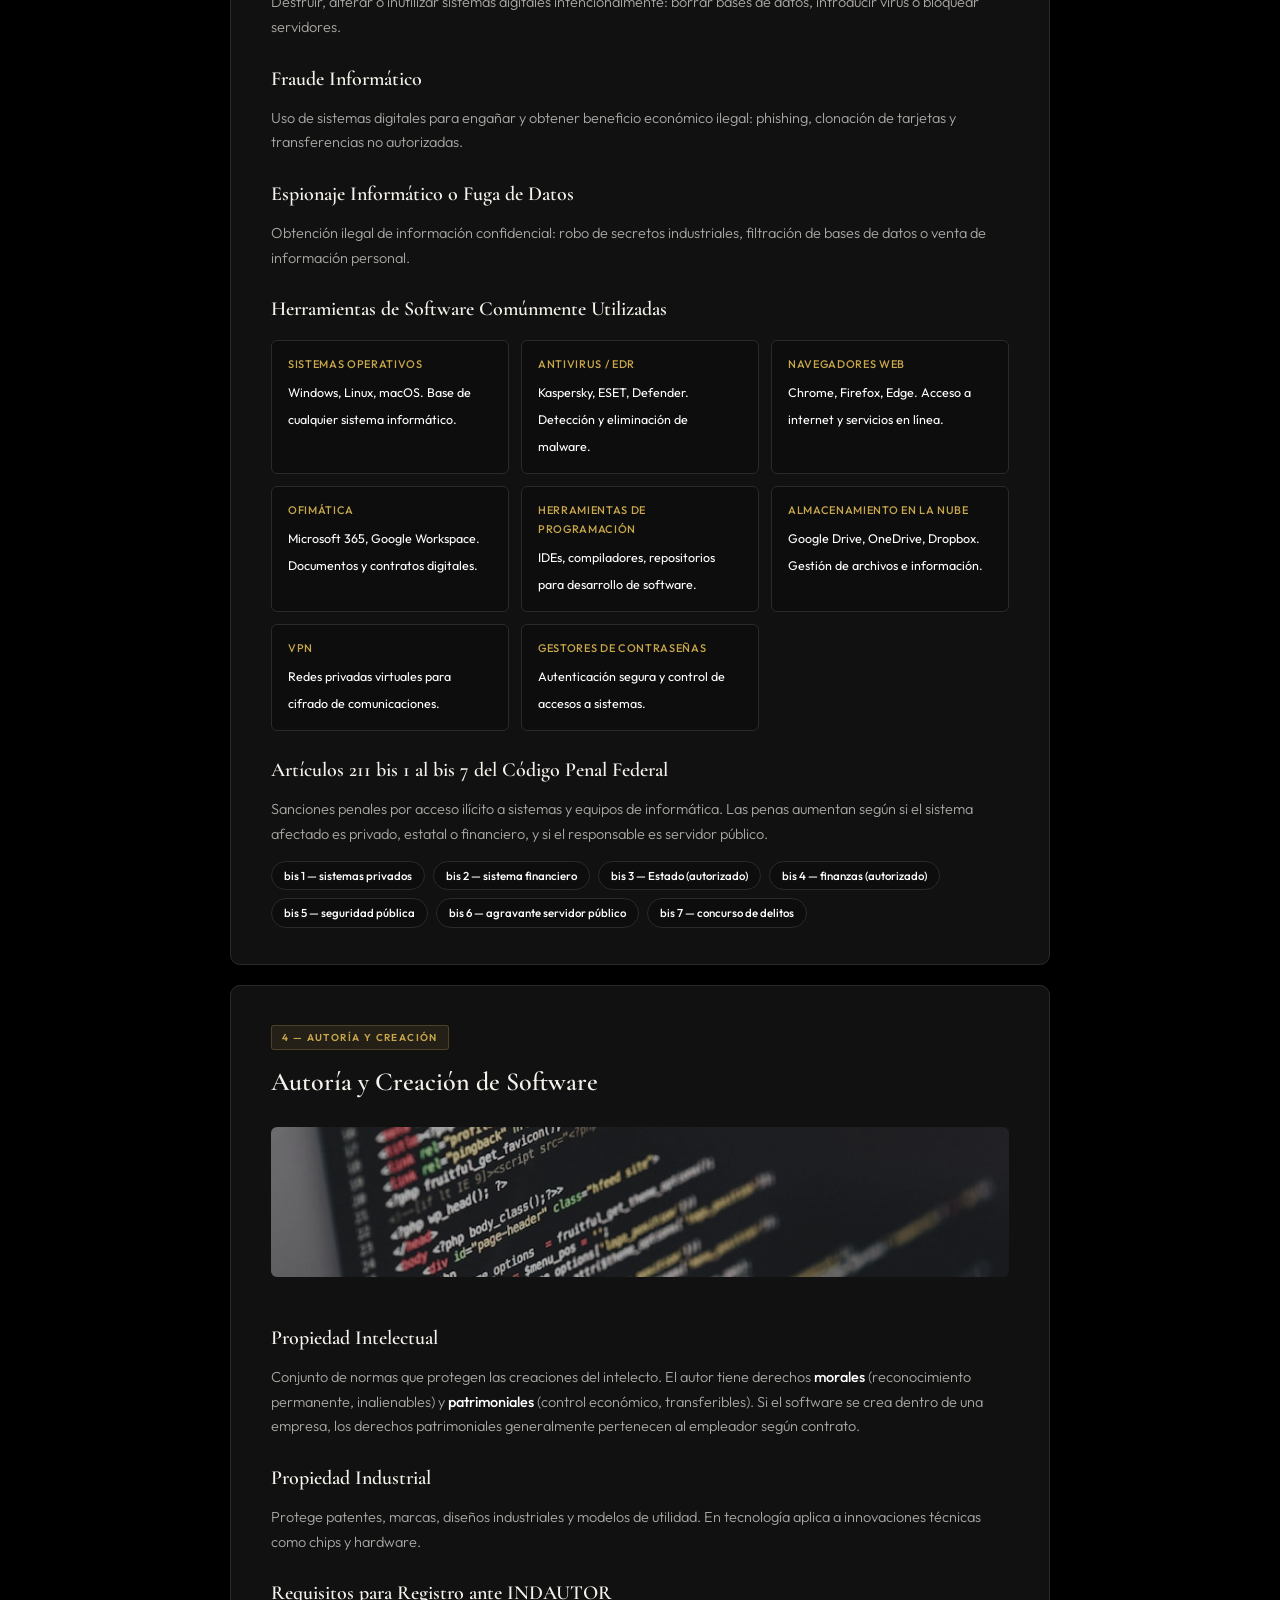
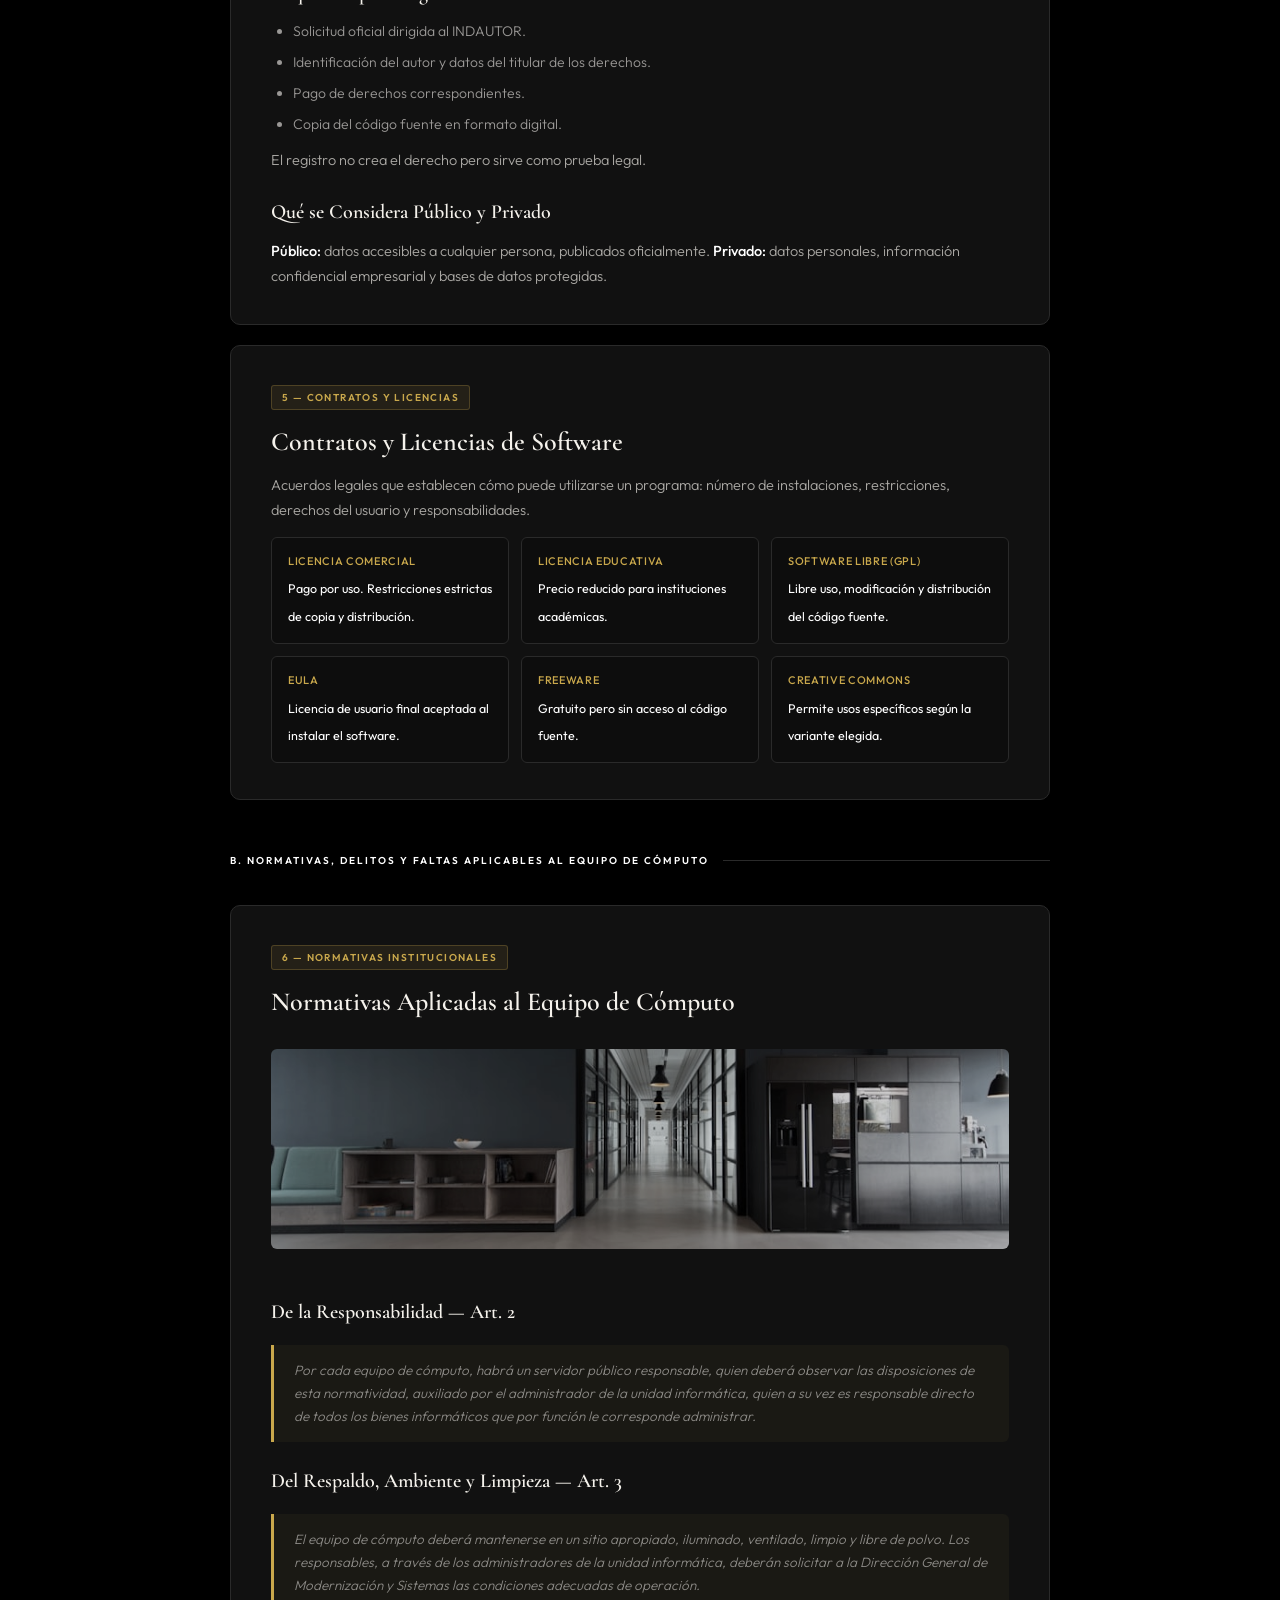
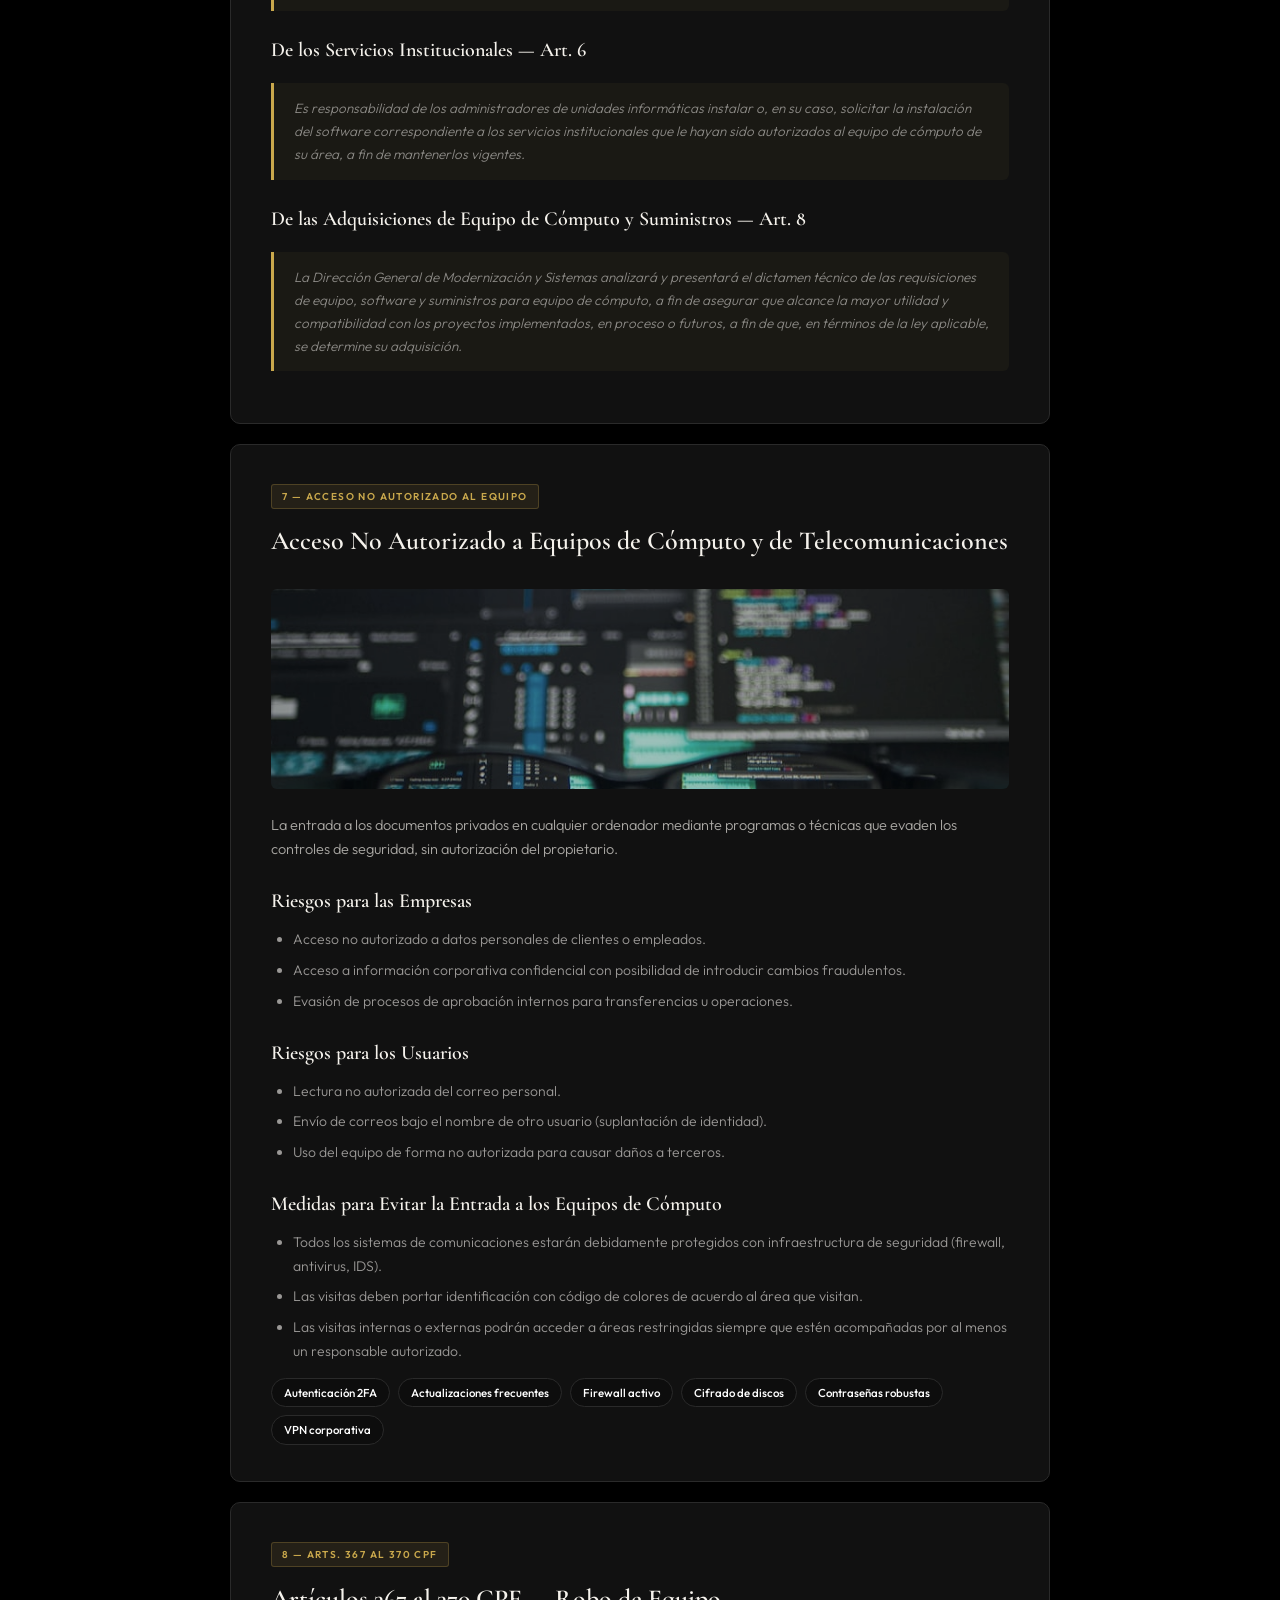
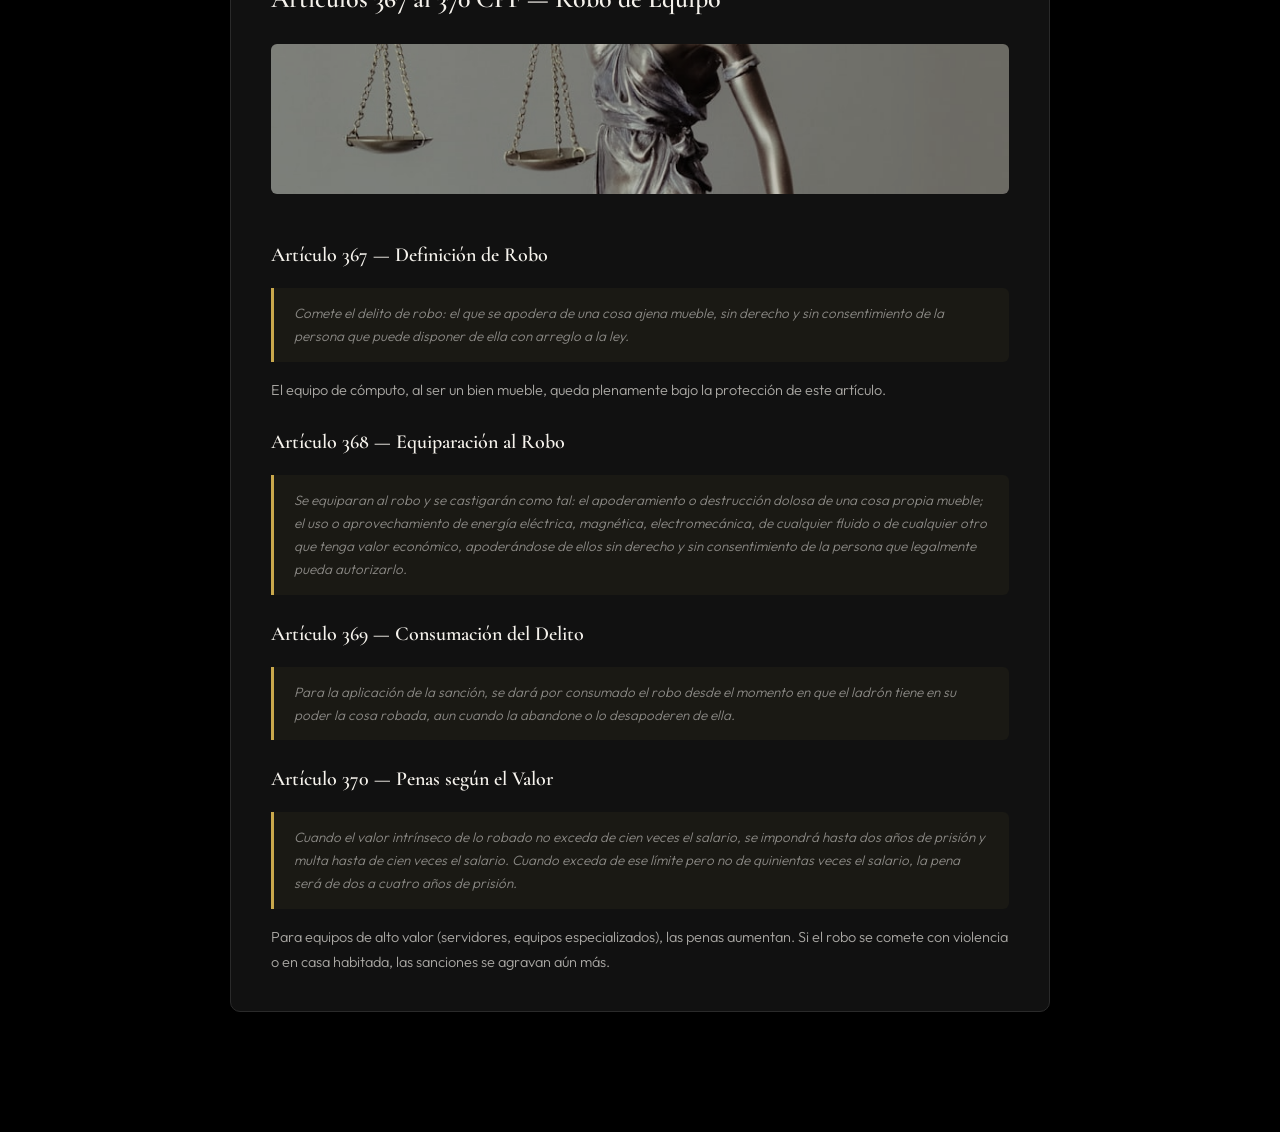
<file: resultado2.html>
<!DOCTYPE html>
<html lang="es">
<head>
  <meta charset="UTF-8">
  <meta name="viewport" content="width=device-width, initial-scale=1.0">
  <title>Resultado 1.2 — Derecho Informático</title>
  <link rel="stylesheet" href="estilos.css">
</head>
<body>

<nav>
  <input type="checkbox" id="menu-toggle" class="menu-toggle">
  <label for="menu-toggle" class="hamburger">
    <span></span>
    <span></span>
    <span></span>
  </label>
  <ul>
    <li><a href="index.html">Inicio</a></li>
    <li><a href="resultado1.html">Resultado 1.1</a></li>
    <li><a href="resultado2.html" class="active">Resultado 1.2</a></li>
    <li><a href="resultado21.html">Resultado 2.1</a></li>
    <li><a href="resultado22.html">Resultado 2.2</a></li>
  </ul>
</nav>

<div class="hero">
  <img class="hero-img" src="recurvisual/hero_resultado2.jpg" alt="Resultado 1.2">
  <div class="hero-overlay"></div>
  <div class="hero-content hero-flex">
    <div class="hero-text">
      <span class="hero-eyebrow">Resultado de Aprendizaje 1.2</span>
      <h1>Software y Equipo de Cómputo</h1>
      <p>Reconoce el marco jurídico del derecho informático relativo al software y al equipo de cómputo, conforme a las leyes, normas y principios de la legislación informática en México.</p>
    </div>
    <div>
      <a href="actividades2.html" class="hero-btn">Ver Actividades 1.2</a>
    </div>
  </div>
</div>

<div class="container">
  <div class="section-label">Incisos del resultado</div>

  <div class="section-label" style="margin-top:52px;">A. Ubicación de delitos y faltas administrativas aplicables al software</div>

  <div class="card">
    <span class="card-tag">1 — Piratería y Falsificación</span>
    <h2>Piratería y Falsificación de Software</h2>
    <img class="content-img" src="recurvisual/pirateria_software.jpg" alt="Piratería de software">
    <p>La piratería de software consiste en copiar, distribuir, vender o instalar programas sin autorización del titular. La falsificación ocurre cuando se fabrican copias ilegales que aparentan ser originales, con logotipos, empaques y números de serie falsos.</p>

    <h3>Piratería de Usuario Final</h3>
    <p>Instalar más copias del software de las permitidas por la licencia. Ejemplo: una licencia para un equipo instalada en cinco. Puede generar sanciones en auditorías de software.</p>

    <h3>Uso Excesivo del Servidor por parte del Cliente</h3>
    <p>Exceder los límites pactados en servicios de hosting o nube (memoria, ancho de banda, almacenamiento). Puede afectar a otros usuarios o provocar suspensión del servicio. No siempre es delito pero sí incumplimiento contractual.</p>

    <h3>Piratería de Internet</h3>
    <p>Distribución ilegal de software mediante páginas de descarga, redes P2P, torrents y plataformas no autorizadas. Reduce ingresos a desarrolladores y fomenta riesgos de seguridad.</p>

    <h3>Carga de Disco Duro</h3>
    <p>Vendedores que instalan software sin licencia en computadoras nuevas para aumentar su valor comercial. Común en mercados informales; constituye un delito contra los derechos de autor.</p>

    <h3>Falsificación de Software</h3>
    <p>Reproducción y venta de copias que imitan completamente al producto original: empaques falsos, certificados falsificados y claves de activación ilegales. Puede involucrar además fraude comercial.</p>

    <h3>Legislación y Normativa de Software en México</h3>
    <p>Los delitos relacionados con el software se regulan en: <strong>Código Penal Federal</strong> (acceso ilícito, daño a sistemas, fraude), <strong>Ley Federal del Derecho de Autor</strong> (protege el software como obra literaria) y <strong>Ley de Propiedad Industrial</strong> (protege marcas, patentes y modelos industriales relacionados).</p>

    <h3>Policía Cibernética Mexicana</h3>
    <p>División especializada de la Guardia Nacional para investigar delitos electrónicos en coordinación con fiscalías y organismos de seguridad digital nacionales e internacionales.</p>
    <div class="tags">
      <span class="tag">Robo de identidad</span>
      <span class="tag">Fraudes electrónicos</span>
      <span class="tag">Hackeos</span>
      <span class="tag">Ciberacoso</span>
      <span class="tag">Piratería de software</span>
    </div>
  </div>

  <div class="card">
    <span class="card-tag">2 — Ley Federal del Derecho de Autor</span>
    <h2>Ley Federal del Derecho de Autor — Capítulo IV</h2>
    <img class="content-img-sm" src="recurvisual/derechos_autor.jpg" alt="Derechos de autor">
    <p>El software en México está protegido como <strong>obra literaria</strong>: el código fuente tiene la misma protección legal que un libro.</p>

    <h3>Artículos 101 al 106</h3>
    <p>Regulan los derechos patrimoniales del autor: duración de la protección (70 años después de la muerte del autor), formas legales de explotación y los derechos exclusivos sobre reproducción, distribución y modificación del software.</p>

    <h3>Artículos 111 al 113</h3>
    <p>Establecen sanciones contra quienes violen los derechos de autor: indemnizaciones económicas, clausura de establecimientos, destrucción de copias ilegales y penas de prisión para infractores reincidentes.</p>
  </div>

  <div class="card">
    <span class="card-tag">3 — Acceso No Autorizado a Sistemas</span>
    <h2>Acceso No Autorizado a Sistemas de Información</h2>
    <img class="content-img" src="recurvisual/acceso_no_autorizado.jpg" alt="Acceso no autorizado">
    <p>Ocurre cuando alguien entra sin permiso a computadoras, bases de datos, redes privadas o servidores. <strong>Es delito aunque no se modifique la información.</strong></p>

    <h3>Sabotaje Informático</h3>
    <p>Destruir, alterar o inutilizar sistemas digitales intencionalmente: borrar bases de datos, introducir virus o bloquear servidores.</p>

    <h3>Fraude Informático</h3>
    <p>Uso de sistemas digitales para engañar y obtener beneficio económico ilegal: phishing, clonación de tarjetas y transferencias no autorizadas.</p>

    <h3>Espionaje Informático o Fuga de Datos</h3>
    <p>Obtención ilegal de información confidencial: robo de secretos industriales, filtración de bases de datos o venta de información personal.</p>

    <h3>Herramientas de Software Comúnmente Utilizadas</h3>
    <div class="virus-grid">
      <div class="virus-item"><strong>Sistemas Operativos</strong><span>Windows, Linux, macOS. Base de cualquier sistema informático.</span></div>
      <div class="virus-item"><strong>Antivirus / EDR</strong><span>Kaspersky, ESET, Defender. Detección y eliminación de malware.</span></div>
      <div class="virus-item"><strong>Navegadores Web</strong><span>Chrome, Firefox, Edge. Acceso a internet y servicios en línea.</span></div>
      <div class="virus-item"><strong>Ofimática</strong><span>Microsoft 365, Google Workspace. Documentos y contratos digitales.</span></div>
      <div class="virus-item"><strong>Herramientas de Programación</strong><span>IDEs, compiladores, repositorios para desarrollo de software.</span></div>
      <div class="virus-item"><strong>Almacenamiento en la Nube</strong><span>Google Drive, OneDrive, Dropbox. Gestión de archivos e información.</span></div>
      <div class="virus-item"><strong>VPN</strong><span>Redes privadas virtuales para cifrado de comunicaciones.</span></div>
      <div class="virus-item"><strong>Gestores de Contraseñas</strong><span>Autenticación segura y control de accesos a sistemas.</span></div>
    </div>

    <h3>Artículos 211 bis 1 al bis 7 del Código Penal Federal</h3>
    <p>Sanciones penales por acceso ilícito a sistemas y equipos de informática. Las penas aumentan según si el sistema afectado es privado, estatal o financiero, y si el responsable es servidor público.</p>
    <div class="tags">
      <span class="tag">bis 1 — sistemas privados</span>
      <span class="tag">bis 2 — sistema financiero</span>
      <span class="tag">bis 3 — Estado (autorizado)</span>
      <span class="tag">bis 4 — finanzas (autorizado)</span>
      <span class="tag">bis 5 — seguridad pública</span>
      <span class="tag">bis 6 — agravante servidor público</span>
      <span class="tag">bis 7 — concurso de delitos</span>
    </div>
  </div>

  <div class="card">
    <span class="card-tag">4 — Autoría y Creación</span>
    <h2>Autoría y Creación de Software</h2>
    <img class="content-img-sm" src="recurvisual/desarrollo_software.jpg" alt="Desarrollo de software">
    <h3>Propiedad Intelectual</h3>
    <p>Conjunto de normas que protegen las creaciones del intelecto. El autor tiene derechos <strong>morales</strong> (reconocimiento permanente, inalienables) y <strong>patrimoniales</strong> (control económico, transferibles). Si el software se crea dentro de una empresa, los derechos patrimoniales generalmente pertenecen al empleador según contrato.</p>

    <h3>Propiedad Industrial</h3>
    <p>Protege patentes, marcas, diseños industriales y modelos de utilidad. En tecnología aplica a innovaciones técnicas como chips y hardware.</p>

    <h3>Requisitos para Registro ante INDAUTOR</h3>
    <ul>
      <li>Solicitud oficial dirigida al INDAUTOR.</li>
      <li>Identificación del autor y datos del titular de los derechos.</li>
      <li>Pago de derechos correspondientes.</li>
      <li>Copia del código fuente en formato digital.</li>
    </ul>
    <p>El registro no crea el derecho pero sirve como prueba legal.</p>

    <h3>Qué se Considera Público y Privado</h3>
    <p><strong>Público:</strong> datos accesibles a cualquier persona, publicados oficialmente. <strong>Privado:</strong> datos personales, información confidencial empresarial y bases de datos protegidas.</p>
  </div>

  <div class="card">
    <span class="card-tag">5 — Contratos y Licencias</span>
    <h2>Contratos y Licencias de Software</h2>
    <p>Acuerdos legales que establecen cómo puede utilizarse un programa: número de instalaciones, restricciones, derechos del usuario y responsabilidades.</p>
    <div class="virus-grid">
      <div class="virus-item"><strong>Licencia Comercial</strong><span>Pago por uso. Restricciones estrictas de copia y distribución.</span></div>
      <div class="virus-item"><strong>Licencia Educativa</strong><span>Precio reducido para instituciones académicas.</span></div>
      <div class="virus-item"><strong>Software Libre (GPL)</strong><span>Libre uso, modificación y distribución del código fuente.</span></div>
      <div class="virus-item"><strong>EULA</strong><span>Licencia de usuario final aceptada al instalar el software.</span></div>
      <div class="virus-item"><strong>Freeware</strong><span>Gratuito pero sin acceso al código fuente.</span></div>
      <div class="virus-item"><strong>Creative Commons</strong><span>Permite usos específicos según la variante elegida.</span></div>
    </div>
  </div>

  <div class="section-label" style="margin-top:52px;">B. Normativas, delitos y faltas aplicables al equipo de cómputo</div>

  <div class="card">
    <span class="card-tag">6 — Normativas Institucionales</span>
    <h2>Normativas Aplicadas al Equipo de Cómputo</h2>
    <img class="content-img" src="recurvisual/normativas_computo.jpg" alt="Normativas institucionales equipo de cómputo">
    <h3>De la Responsabilidad — Art. 2</h3>
    <div class="law-quote">
      <p>Por cada equipo de cómputo, habrá un servidor público responsable, quien deberá observar las disposiciones de esta normatividad, auxiliado por el administrador de la unidad informática, quien a su vez es responsable directo de todos los bienes informáticos que por función le corresponde administrar.</p>
    </div>

    <h3>Del Respaldo, Ambiente y Limpieza — Art. 3</h3>
    <div class="law-quote">
      <p>El equipo de cómputo deberá mantenerse en un sitio apropiado, iluminado, ventilado, limpio y libre de polvo. Los responsables, a través de los administradores de la unidad informática, deberán solicitar a la Dirección General de Modernización y Sistemas las condiciones adecuadas de operación.</p>
    </div>

    <h3>De los Servicios Institucionales — Art. 6</h3>
    <div class="law-quote">
      <p>Es responsabilidad de los administradores de unidades informáticas instalar o, en su caso, solicitar la instalación del software correspondiente a los servicios institucionales que le hayan sido autorizados al equipo de cómputo de su área, a fin de mantenerlos vigentes.</p>
    </div>

    <h3>De las Adquisiciones de Equipo de Cómputo y Suministros — Art. 8</h3>
    <div class="law-quote">
      <p>La Dirección General de Modernización y Sistemas analizará y presentará el dictamen técnico de las requisiciones de equipo, software y suministros para equipo de cómputo, a fin de asegurar que alcance la mayor utilidad y compatibilidad con los proyectos implementados, en proceso o futuros, a fin de que, en términos de la ley aplicable, se determine su adquisición.</p>
    </div>
  </div>

  <div class="card">
    <span class="card-tag">7 — Acceso No Autorizado al Equipo</span>
    <h2>Acceso No Autorizado a Equipos de Cómputo y de Telecomunicaciones</h2>
    <img class="content-img" src="recurvisual/seguridad_informatica.jpg" alt="Seguridad informática">
    <p>La entrada a los documentos privados en cualquier ordenador mediante programas o técnicas que evaden los controles de seguridad, sin autorización del propietario.</p>

    <h3>Riesgos para las Empresas</h3>
    <ul>
      <li>Acceso no autorizado a datos personales de clientes o empleados.</li>
      <li>Acceso a información corporativa confidencial con posibilidad de introducir cambios fraudulentos.</li>
      <li>Evasión de procesos de aprobación internos para transferencias u operaciones.</li>
    </ul>

    <h3>Riesgos para los Usuarios</h3>
    <ul>
      <li>Lectura no autorizada del correo personal.</li>
      <li>Envío de correos bajo el nombre de otro usuario (suplantación de identidad).</li>
      <li>Uso del equipo de forma no autorizada para causar daños a terceros.</li>
    </ul>

    <h3>Medidas para Evitar la Entrada a los Equipos de Cómputo</h3>
    <ul>
      <li>Todos los sistemas de comunicaciones estarán debidamente protegidos con infraestructura de seguridad (firewall, antivirus, IDS).</li>
      <li>Las visitas deben portar identificación con código de colores de acuerdo al área que visitan.</li>
      <li>Las visitas internas o externas podrán acceder a áreas restringidas siempre que estén acompañadas por al menos un responsable autorizado.</li>
    </ul>
    <div class="tags">
      <span class="tag">Autenticación 2FA</span>
      <span class="tag">Actualizaciones frecuentes</span>
      <span class="tag">Firewall activo</span>
      <span class="tag">Cifrado de discos</span>
      <span class="tag">Contraseñas robustas</span>
      <span class="tag">VPN corporativa</span>
    </div>
  </div>

  <div class="card">
    <span class="card-tag">8 — Arts. 367 al 370 CPF</span>
    <h2>Artículos 367 al 370 CPF — Robo de Equipo</h2>
    <img class="content-img-sm" src="recurvisual/robo_equipo.jpg" alt="Robo de equipo de cómputo">
    <h3>Artículo 367 — Definición de Robo</h3>
    <div class="law-quote">
      <p>Comete el delito de robo: el que se apodera de una cosa ajena mueble, sin derecho y sin consentimiento de la persona que puede disponer de ella con arreglo a la ley.</p>
    </div>
    <p>El equipo de cómputo, al ser un bien mueble, queda plenamente bajo la protección de este artículo.</p>

    <h3>Artículo 368 — Equiparación al Robo</h3>
    <div class="law-quote">
      <p>Se equiparan al robo y se castigarán como tal: el apoderamiento o destrucción dolosa de una cosa propia mueble; el uso o aprovechamiento de energía eléctrica, magnética, electromecánica, de cualquier fluido o de cualquier otro que tenga valor económico, apoderándose de ellos sin derecho y sin consentimiento de la persona que legalmente pueda autorizarlo.</p>
    </div>

    <h3>Artículo 369 — Consumación del Delito</h3>
    <div class="law-quote">
      <p>Para la aplicación de la sanción, se dará por consumado el robo desde el momento en que el ladrón tiene en su poder la cosa robada, aun cuando la abandone o lo desapoderen de ella.</p>
    </div>

    <h3>Artículo 370 — Penas según el Valor</h3>
    <div class="law-quote">
      <p>Cuando el valor intrínseco de lo robado no exceda de cien veces el salario, se impondrá hasta dos años de prisión y multa hasta de cien veces el salario. Cuando exceda de ese límite pero no de quinientas veces el salario, la pena será de dos a cuatro años de prisión.</p>
    </div>
    <p>Para equipos de alto valor (servidores, equipos especializados), las penas aumentan. Si el robo se comete con violencia o en casa habitada, las sanciones se agravan aún más.</p>
  </div>


  
  
  
  
  
  
  
  
  
  
  
  
  
  
</div>

</body>
</html>
</file>
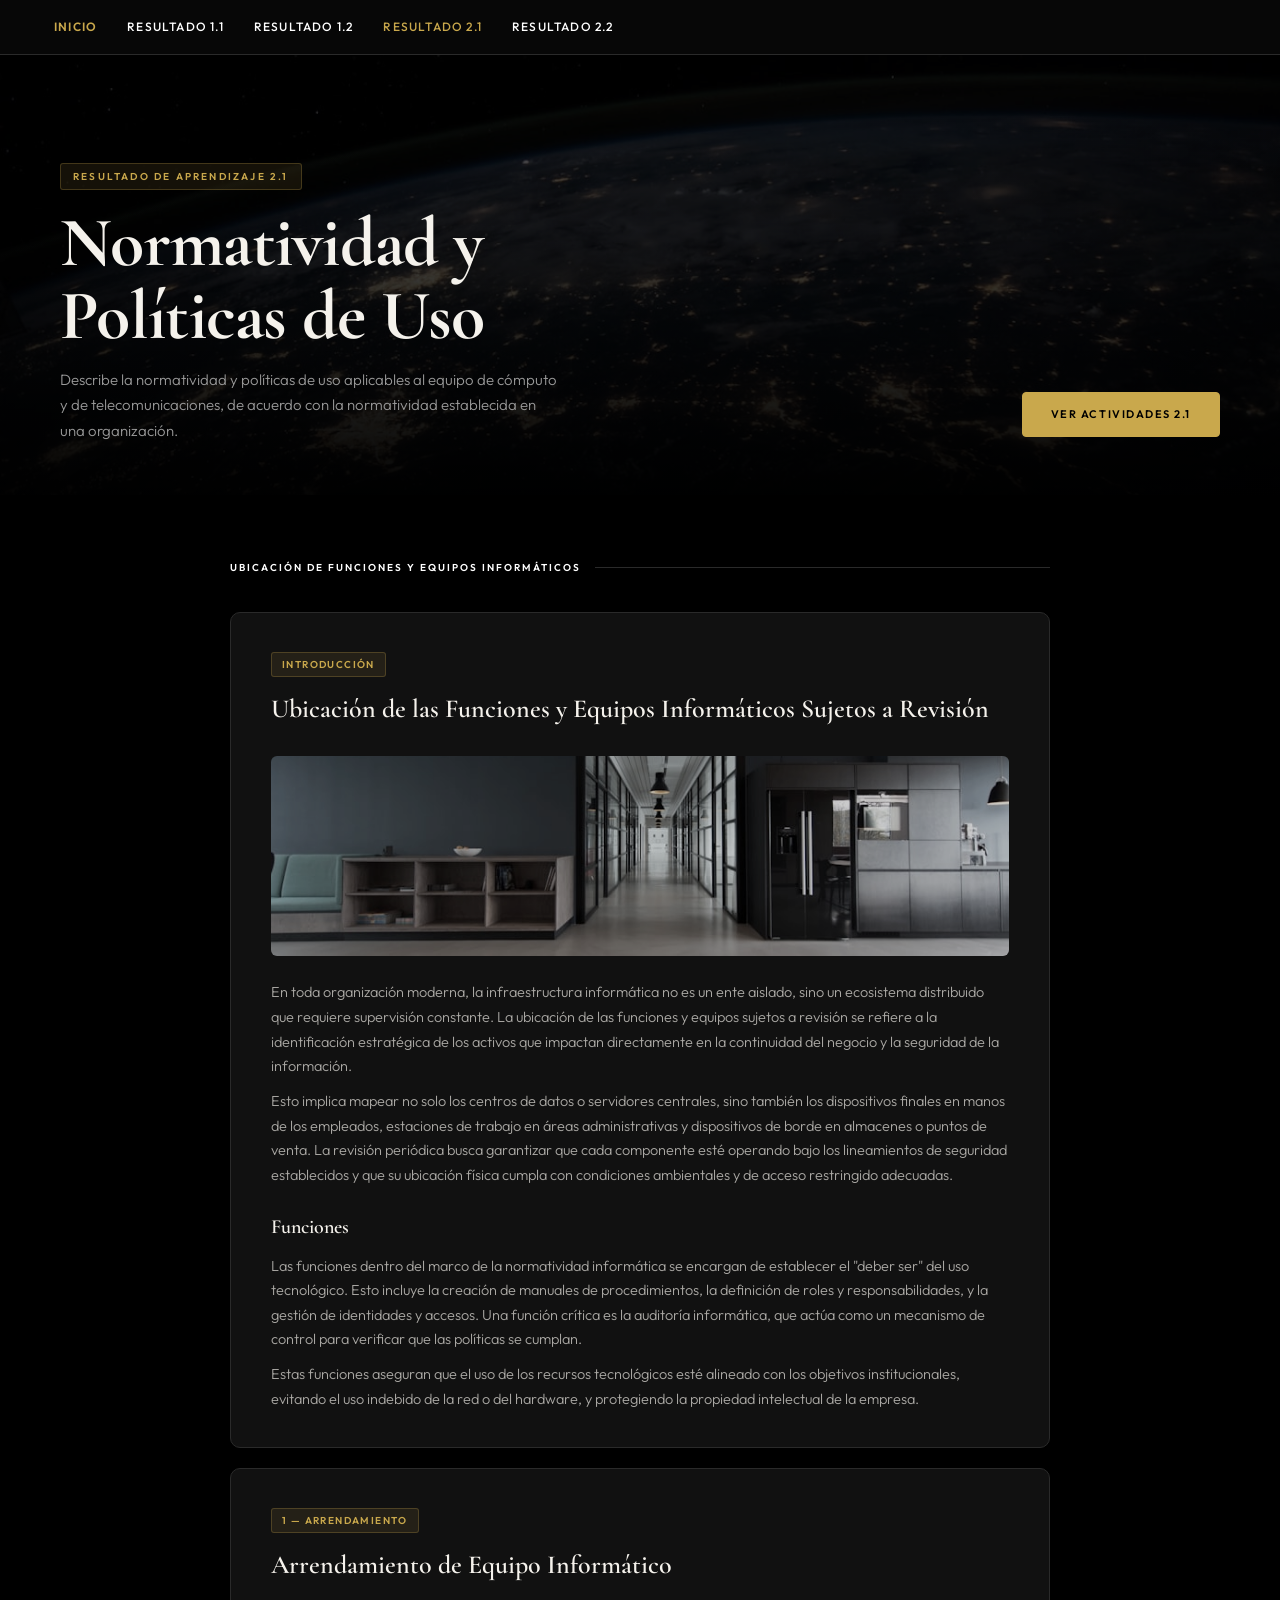
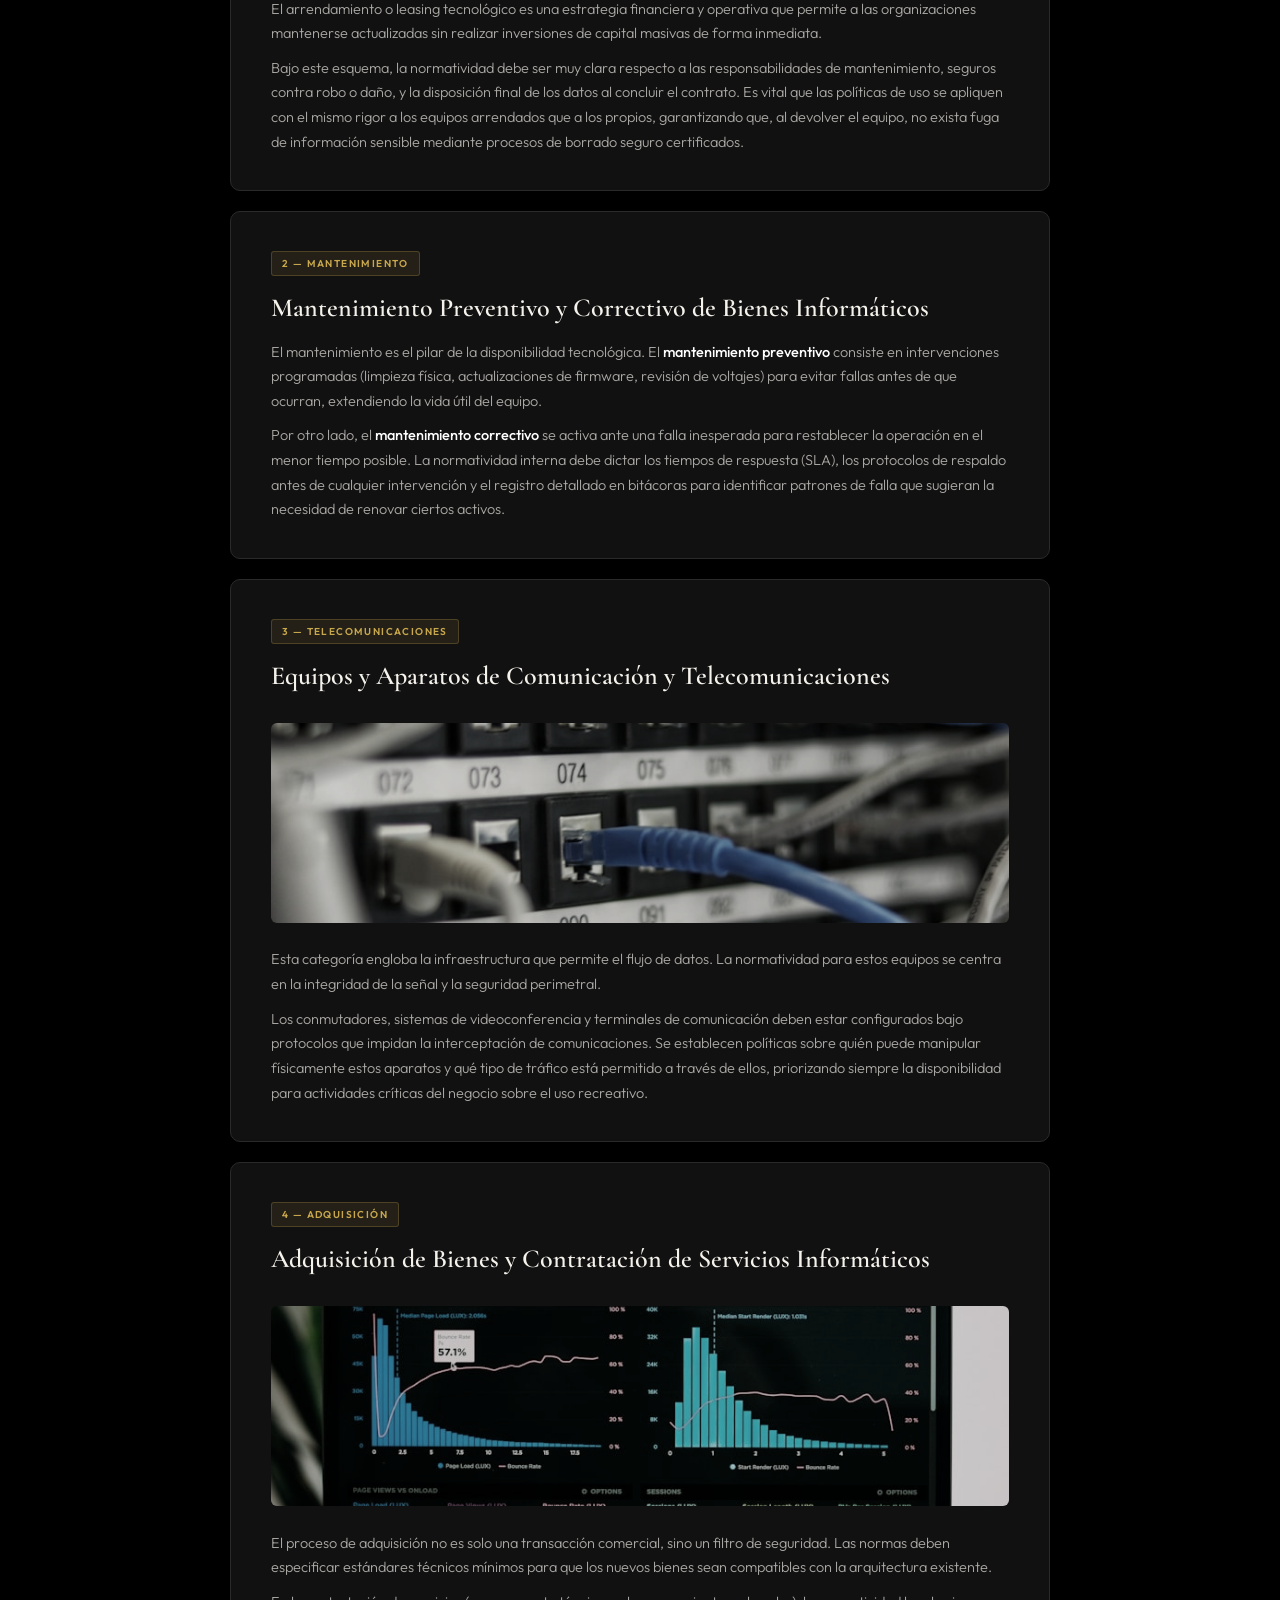
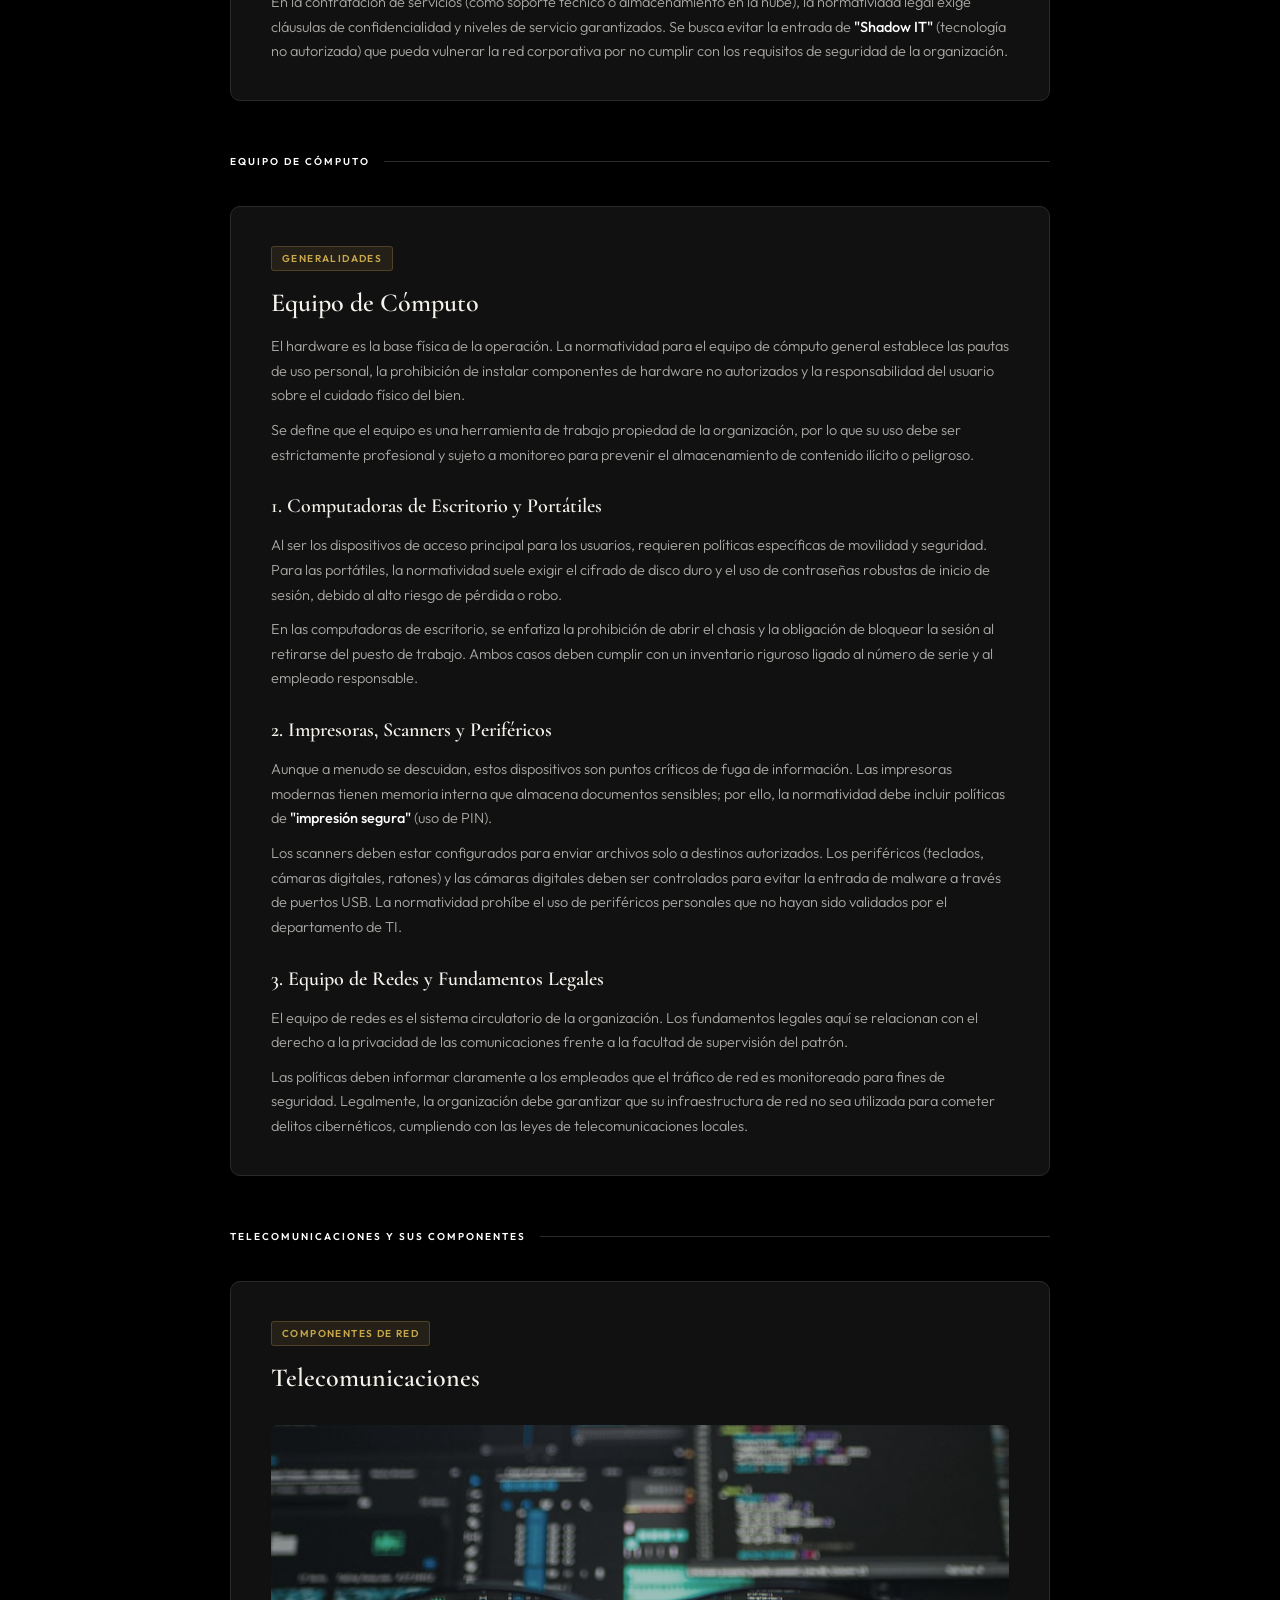
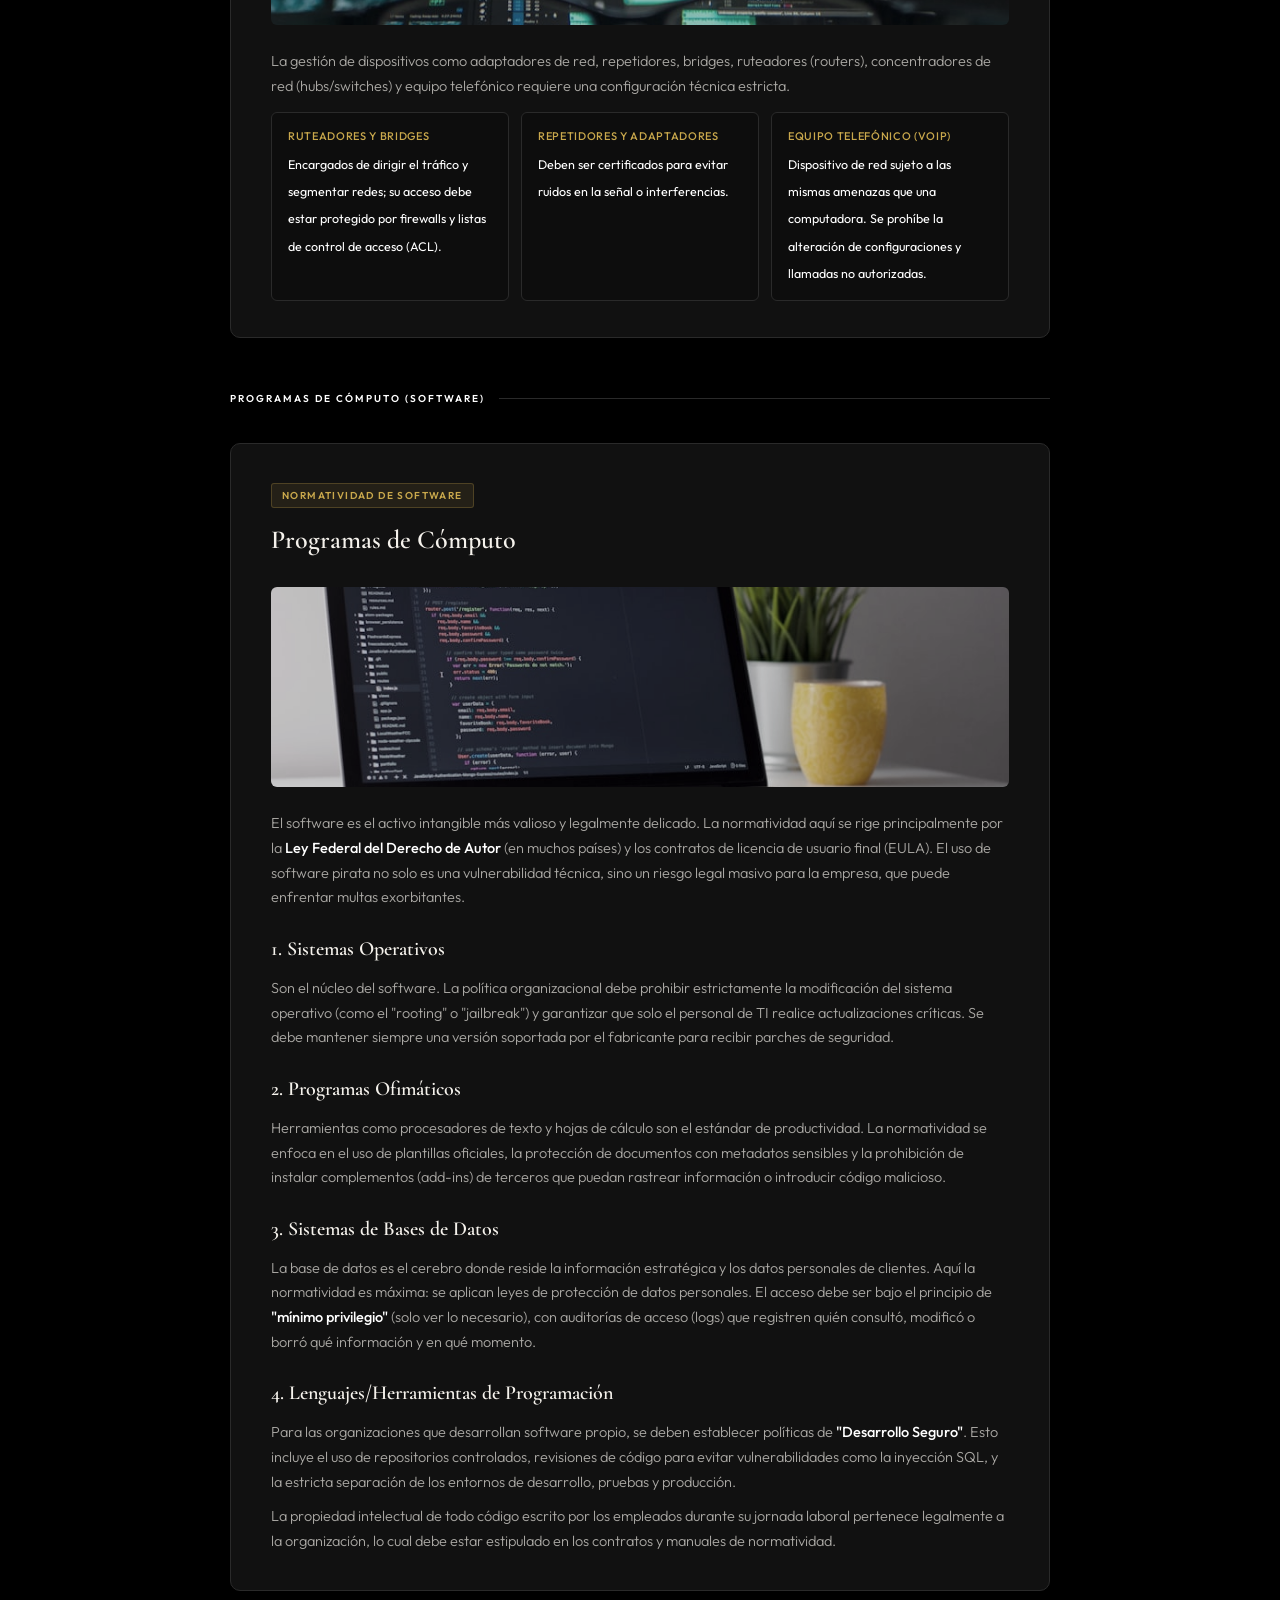
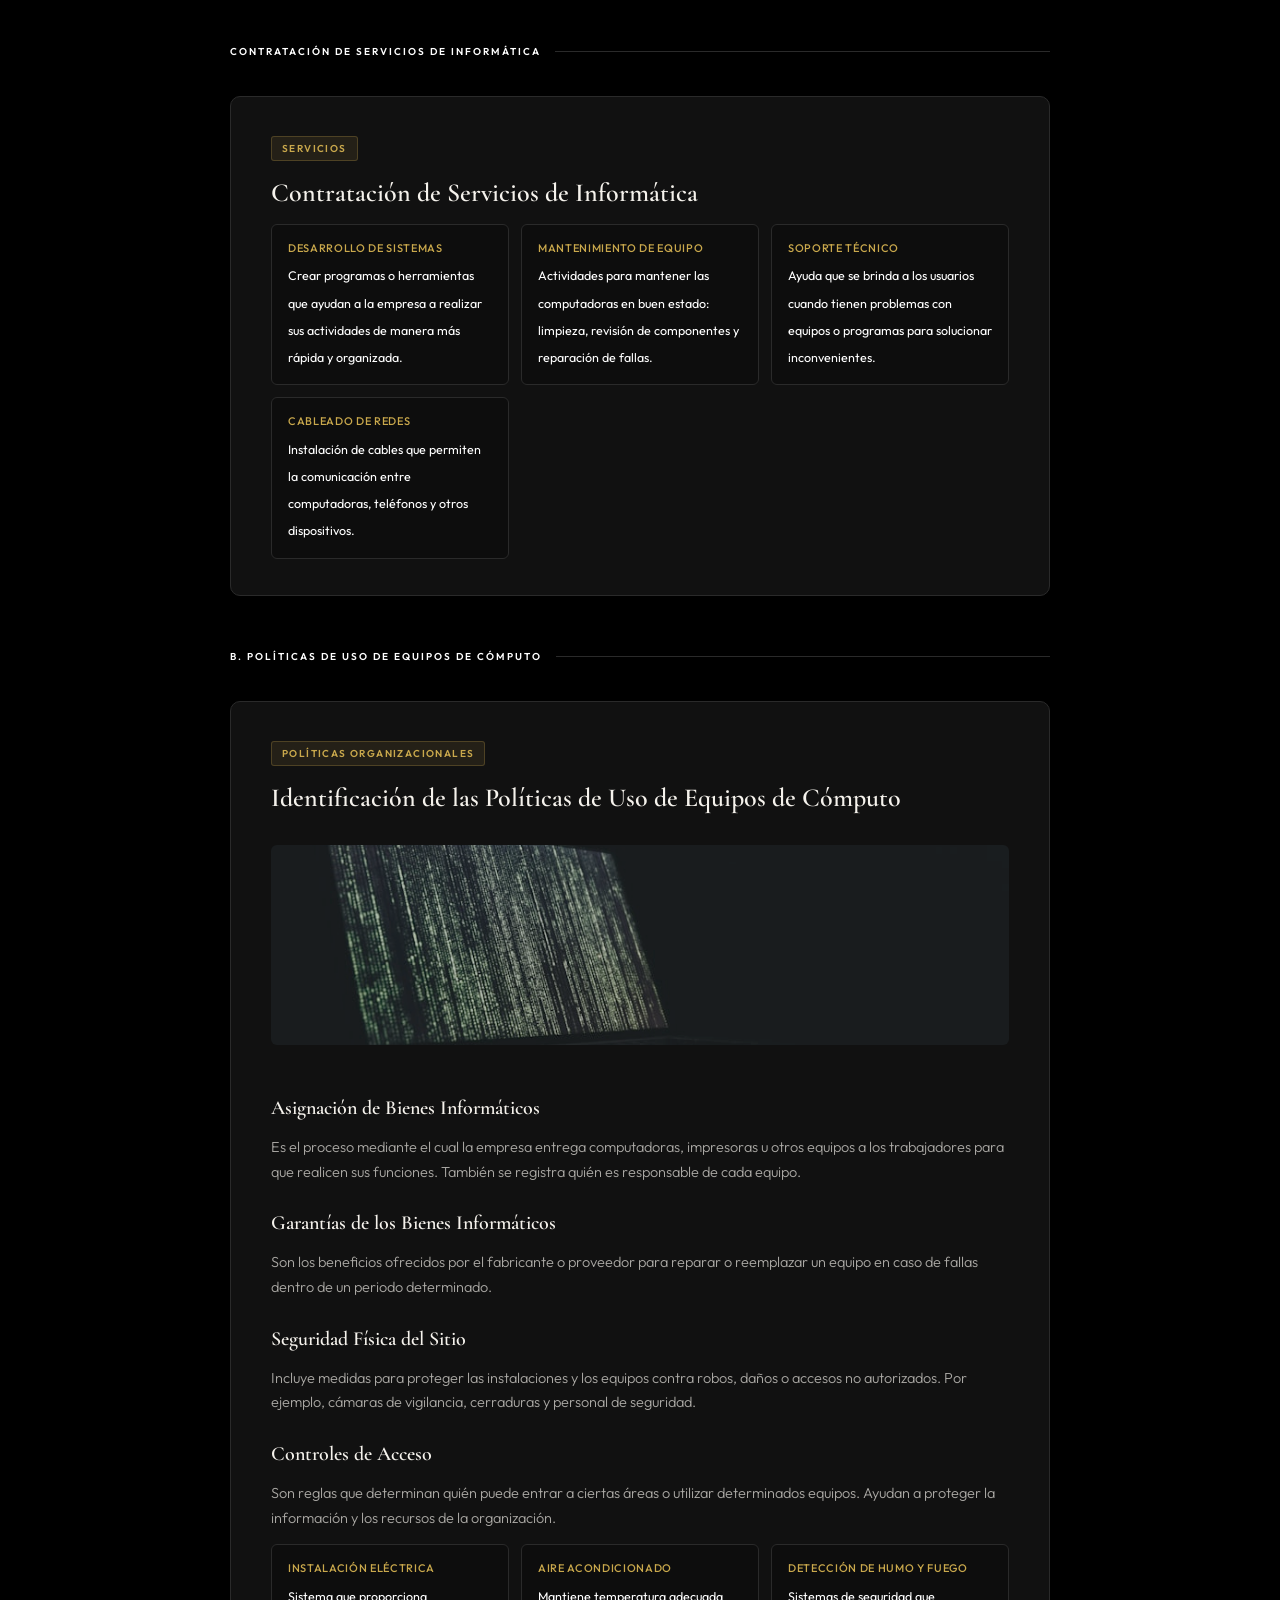
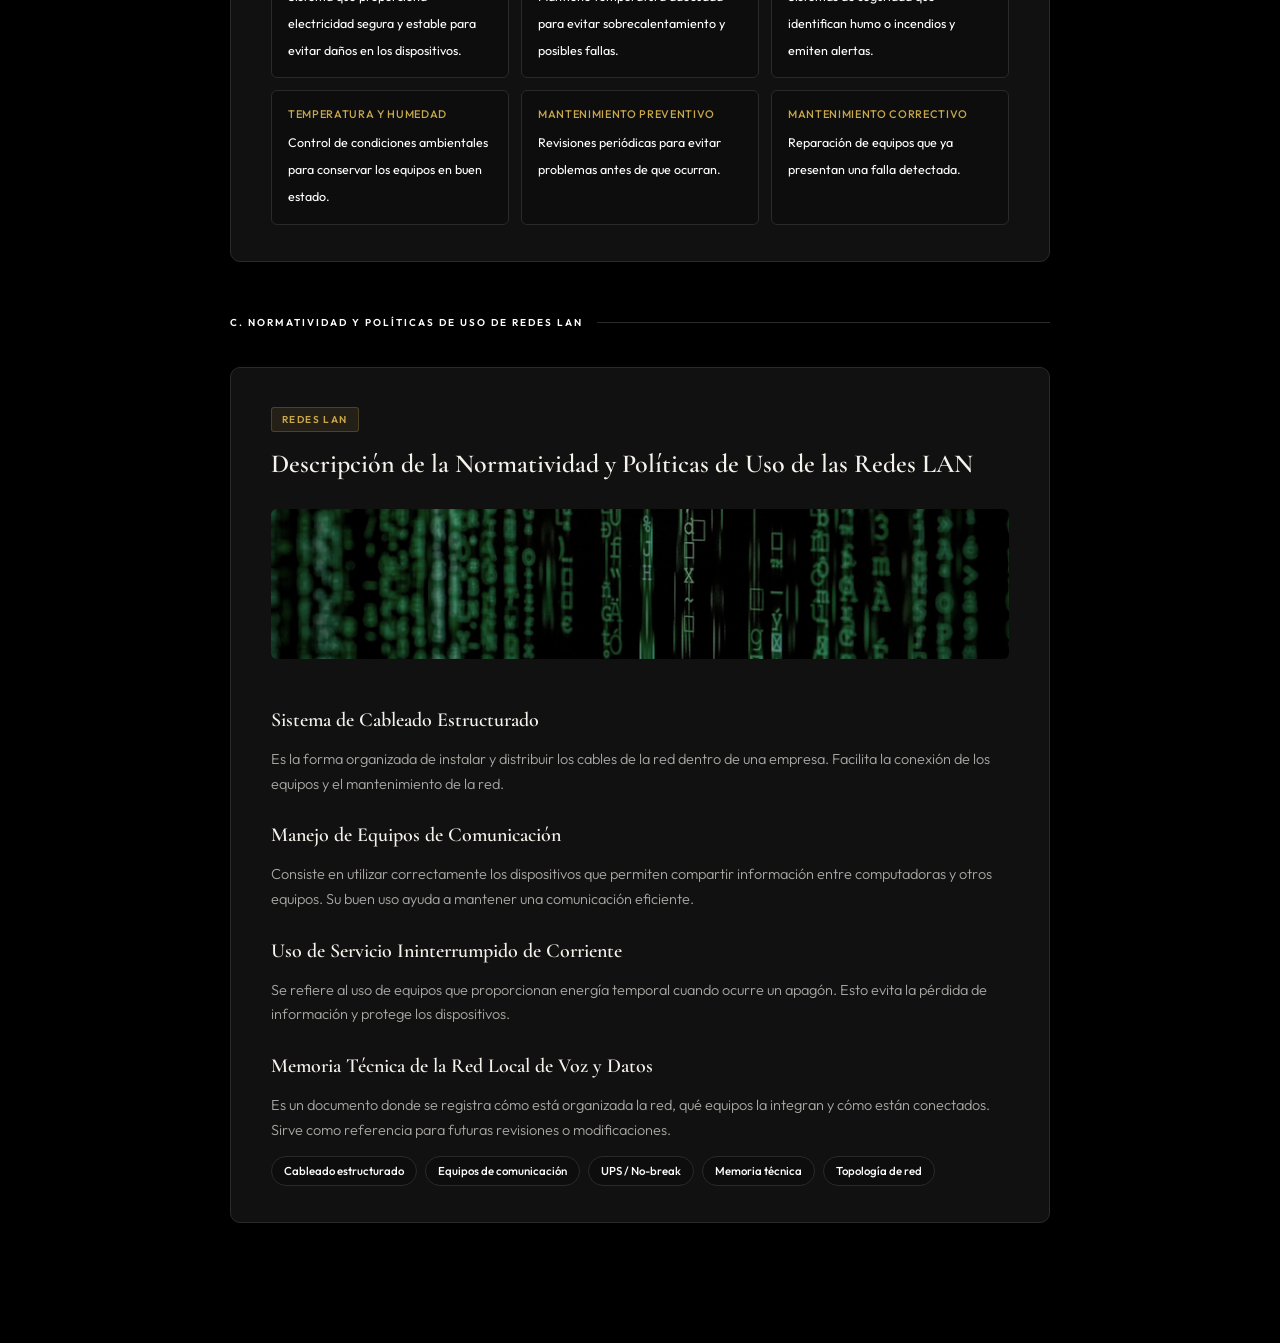
<file: resultado21.html>
<!DOCTYPE html>
<html lang="es">
<head>
  <meta charset="UTF-8">
  <meta name="viewport" content="width=device-width, initial-scale=1.0">
  <title>Resultado 2.1 — Normatividad Informática</title>
  <meta name="description" content="Normatividad y políticas de uso aplicables al equipo de cómputo y telecomunicaciones en una organización.">
  <link rel="stylesheet" href="estilos.css">
</head>
<body>

<nav>
  <input type="checkbox" id="menu-toggle" class="menu-toggle">
  <label for="menu-toggle" class="hamburger">
    <span></span>
    <span></span>
    <span></span>
  </label>
  <ul>
    <li><a href="index.html">Inicio</a></li>
    <li><a href="resultado1.html">Resultado 1.1</a></li>
    <li><a href="resultado2.html">Resultado 1.2</a></li>
    <li><a href="resultado21.html" class="active">Resultado 2.1</a></li>
    <li><a href="resultado22.html">Resultado 2.2</a></li>
  </ul>
</nav>

<div class="hero">
  <img class="hero-img" src="recurvisual/hero_resultado21.jpg" alt="Normatividad Informática">
  <div class="hero-overlay"></div>
  <div class="hero-content hero-flex">
    <div class="hero-text">
      <span class="hero-eyebrow">Resultado de Aprendizaje 2.1</span>
      <h1>Normatividad y Políticas de Uso</h1>
      <p>Describe la normatividad y políticas de uso aplicables al equipo de cómputo y de telecomunicaciones, de acuerdo con la normatividad establecida en una organización.</p>
    </div>
    <div>
      <a href="actividades21.html" class="hero-btn">Ver Actividades 2.1</a>
    </div>
  </div>
</div>

<div class="container">

  <!-- ══════════════════════════════════════
       UBICACIÓN DE FUNCIONES Y EQUIPOS
  ═══════════════════════════════════════ -->
  <div class="section-label">Ubicación de funciones y equipos informáticos</div>

  <div class="card">
    <span class="card-tag">Introducción</span>
    <h2>Ubicación de las Funciones y Equipos Informáticos Sujetos a Revisión</h2>
    <img class="content-img" src="recurvisual/normativas_computo.jpg" alt="Equipos informáticos sujetos a revisión">
    <p>En toda organización moderna, la infraestructura informática no es un ente aislado, sino un ecosistema distribuido que requiere supervisión constante. La ubicación de las funciones y equipos sujetos a revisión se refiere a la identificación estratégica de los activos que impactan directamente en la continuidad del negocio y la seguridad de la información.</p>
    <p>Esto implica mapear no solo los centros de datos o servidores centrales, sino también los dispositivos finales en manos de los empleados, estaciones de trabajo en áreas administrativas y dispositivos de borde en almacenes o puntos de venta. La revisión periódica busca garantizar que cada componente esté operando bajo los lineamientos de seguridad establecidos y que su ubicación física cumpla con condiciones ambientales y de acceso restringido adecuadas.</p>

    <h3>Funciones</h3>
    <p>Las funciones dentro del marco de la normatividad informática se encargan de establecer el "deber ser" del uso tecnológico. Esto incluye la creación de manuales de procedimientos, la definición de roles y responsabilidades, y la gestión de identidades y accesos. Una función crítica es la auditoría informática, que actúa como un mecanismo de control para verificar que las políticas se cumplan.</p>
    <p>Estas funciones aseguran que el uso de los recursos tecnológicos esté alineado con los objetivos institucionales, evitando el uso indebido de la red o del hardware, y protegiendo la propiedad intelectual de la empresa.</p>
  </div>

  <div class="card">
    <span class="card-tag">1 — Arrendamiento</span>
    <h2>Arrendamiento de Equipo Informático</h2>
    <p>El arrendamiento o leasing tecnológico es una estrategia financiera y operativa que permite a las organizaciones mantenerse actualizadas sin realizar inversiones de capital masivas de forma inmediata.</p>
    <p>Bajo este esquema, la normatividad debe ser muy clara respecto a las responsabilidades de mantenimiento, seguros contra robo o daño, y la disposición final de los datos al concluir el contrato. Es vital que las políticas de uso se apliquen con el mismo rigor a los equipos arrendados que a los propios, garantizando que, al devolver el equipo, no exista fuga de información sensible mediante procesos de borrado seguro certificados.</p>
  </div>

  <div class="card">
    <span class="card-tag">2 — Mantenimiento</span>
    <h2>Mantenimiento Preventivo y Correctivo de Bienes Informáticos</h2>
    <p>El mantenimiento es el pilar de la disponibilidad tecnológica. El <strong>mantenimiento preventivo</strong> consiste en intervenciones programadas (limpieza física, actualizaciones de firmware, revisión de voltajes) para evitar fallas antes de que ocurran, extendiendo la vida útil del equipo.</p>
    <p>Por otro lado, el <strong>mantenimiento correctivo</strong> se activa ante una falla inesperada para restablecer la operación en el menor tiempo posible. La normatividad interna debe dictar los tiempos de respuesta (SLA), los protocolos de respaldo antes de cualquier intervención y el registro detallado en bitácoras para identificar patrones de falla que sugieran la necesidad de renovar ciertos activos.</p>
  </div>

  <div class="card">
    <span class="card-tag">3 — Telecomunicaciones</span>
    <h2>Equipos y Aparatos de Comunicación y Telecomunicaciones</h2>
    <img class="content-img" src="recurvisual/acceso_internet.jpg" alt="Equipos de telecomunicaciones">
    <p>Esta categoría engloba la infraestructura que permite el flujo de datos. La normatividad para estos equipos se centra en la integridad de la señal y la seguridad perimetral.</p>
    <p>Los conmutadores, sistemas de videoconferencia y terminales de comunicación deben estar configurados bajo protocolos que impidan la interceptación de comunicaciones. Se establecen políticas sobre quién puede manipular físicamente estos aparatos y qué tipo de tráfico está permitido a través de ellos, priorizando siempre la disponibilidad para actividades críticas del negocio sobre el uso recreativo.</p>
  </div>

  <div class="card">
    <span class="card-tag">4 — Adquisición</span>
    <h2>Adquisición de Bienes y Contratación de Servicios Informáticos</h2>
    <img class="content-img" src="recurvisual/adquisicion_software.jpg" alt="Adquisición de bienes informáticos">
    <p>El proceso de adquisición no es solo una transacción comercial, sino un filtro de seguridad. Las normas deben especificar estándares técnicos mínimos para que los nuevos bienes sean compatibles con la arquitectura existente.</p>
    <p>En la contratación de servicios (como soporte técnico o almacenamiento en la nube), la normatividad legal exige cláusulas de confidencialidad y niveles de servicio garantizados. Se busca evitar la entrada de <strong>"Shadow IT"</strong> (tecnología no autorizada) que pueda vulnerar la red corporativa por no cumplir con los requisitos de seguridad de la organización.</p>
  </div>

  <!-- ══════════════════════════════════════
       EQUIPO DE CÓMPUTO
  ═══════════════════════════════════════ -->
  <div class="section-label" style="margin-top:52px;">Equipo de Cómputo</div>

  <div class="card">
    <span class="card-tag">Generalidades</span>
    <h2>Equipo de Cómputo</h2>
    <p>El hardware es la base física de la operación. La normatividad para el equipo de cómputo general establece las pautas de uso personal, la prohibición de instalar componentes de hardware no autorizados y la responsabilidad del usuario sobre el cuidado físico del bien.</p>
    <p>Se define que el equipo es una herramienta de trabajo propiedad de la organización, por lo que su uso debe ser estrictamente profesional y sujeto a monitoreo para prevenir el almacenamiento de contenido ilícito o peligroso.</p>

    <h3>1. Computadoras de Escritorio y Portátiles</h3>
    <p>Al ser los dispositivos de acceso principal para los usuarios, requieren políticas específicas de movilidad y seguridad. Para las portátiles, la normatividad suele exigir el cifrado de disco duro y el uso de contraseñas robustas de inicio de sesión, debido al alto riesgo de pérdida o robo.</p>
    <p>En las computadoras de escritorio, se enfatiza la prohibición de abrir el chasis y la obligación de bloquear la sesión al retirarse del puesto de trabajo. Ambos casos deben cumplir con un inventario riguroso ligado al número de serie y al empleado responsable.</p>

    <h3>2. Impresoras, Scanners y Periféricos</h3>
    <p>Aunque a menudo se descuidan, estos dispositivos son puntos críticos de fuga de información. Las impresoras modernas tienen memoria interna que almacena documentos sensibles; por ello, la normatividad debe incluir políticas de <strong>"impresión segura"</strong> (uso de PIN).</p>
    <p>Los scanners deben estar configurados para enviar archivos solo a destinos autorizados. Los periféricos (teclados, cámaras digitales, ratones) y las cámaras digitales deben ser controlados para evitar la entrada de malware a través de puertos USB. La normatividad prohíbe el uso de periféricos personales que no hayan sido validados por el departamento de TI.</p>

    <h3>3. Equipo de Redes y Fundamentos Legales</h3>
    <p>El equipo de redes es el sistema circulatorio de la organización. Los fundamentos legales aquí se relacionan con el derecho a la privacidad de las comunicaciones frente a la facultad de supervisión del patrón.</p>
    <p>Las políticas deben informar claramente a los empleados que el tráfico de red es monitoreado para fines de seguridad. Legalmente, la organización debe garantizar que su infraestructura de red no sea utilizada para cometer delitos cibernéticos, cumpliendo con las leyes de telecomunicaciones locales.</p>
  </div>

  <!-- ══════════════════════════════════════
       TELECOMUNICACIONES
  ═══════════════════════════════════════ -->
  <div class="section-label" style="margin-top:52px;">Telecomunicaciones y sus componentes</div>

  <div class="card">
    <span class="card-tag">Componentes de Red</span>
    <h2>Telecomunicaciones</h2>
    <img class="content-img" src="recurvisual/seguridad_informatica.jpg" alt="Componentes de telecomunicaciones">
    <p>La gestión de dispositivos como adaptadores de red, repetidores, bridges, ruteadores (routers), concentradores de red (hubs/switches) y equipo telefónico requiere una configuración técnica estricta.</p>
    <div class="virus-grid">
      <div class="virus-item">
        <strong>Ruteadores y Bridges</strong>
        <span>Encargados de dirigir el tráfico y segmentar redes; su acceso debe estar protegido por firewalls y listas de control de acceso (ACL).</span>
      </div>
      <div class="virus-item">
        <strong>Repetidores y Adaptadores</strong>
        <span>Deben ser certificados para evitar ruidos en la señal o interferencias.</span>
      </div>
      <div class="virus-item">
        <strong>Equipo Telefónico (VoIP)</strong>
        <span>Dispositivo de red sujeto a las mismas amenazas que una computadora. Se prohíbe la alteración de configuraciones y llamadas no autorizadas.</span>
      </div>
    </div>
  </div>

  <!-- ══════════════════════════════════════
       PROGRAMAS DE CÓMPUTO (SOFTWARE)
  ═══════════════════════════════════════ -->
  <div class="section-label" style="margin-top:52px;">Programas de Cómputo (Software)</div>

  <div class="card">
    <span class="card-tag">Normatividad de Software</span>
    <h2>Programas de Cómputo</h2>
    <img class="content-img" src="recurvisual/licenciamiento_software.jpg" alt="Programas de cómputo y software">
    <p>El software es el activo intangible más valioso y legalmente delicado. La normatividad aquí se rige principalmente por la <strong>Ley Federal del Derecho de Autor</strong> (en muchos países) y los contratos de licencia de usuario final (EULA). El uso de software pirata no solo es una vulnerabilidad técnica, sino un riesgo legal masivo para la empresa, que puede enfrentar multas exorbitantes.</p>

    <h3>1. Sistemas Operativos</h3>
    <p>Son el núcleo del software. La política organizacional debe prohibir estrictamente la modificación del sistema operativo (como el "rooting" o "jailbreak") y garantizar que solo el personal de TI realice actualizaciones críticas. Se debe mantener siempre una versión soportada por el fabricante para recibir parches de seguridad.</p>

    <h3>2. Programas Ofimáticos</h3>
    <p>Herramientas como procesadores de texto y hojas de cálculo son el estándar de productividad. La normatividad se enfoca en el uso de plantillas oficiales, la protección de documentos con metadatos sensibles y la prohibición de instalar complementos (add-ins) de terceros que puedan rastrear información o introducir código malicioso.</p>

    <h3>3. Sistemas de Bases de Datos</h3>
    <p>La base de datos es el cerebro donde reside la información estratégica y los datos personales de clientes. Aquí la normatividad es máxima: se aplican leyes de protección de datos personales. El acceso debe ser bajo el principio de <strong>"mínimo privilegio"</strong> (solo ver lo necesario), con auditorías de acceso (logs) que registren quién consultó, modificó o borró qué información y en qué momento.</p>

    <h3>4. Lenguajes/Herramientas de Programación</h3>
    <p>Para las organizaciones que desarrollan software propio, se deben establecer políticas de <strong>"Desarrollo Seguro"</strong>. Esto incluye el uso de repositorios controlados, revisiones de código para evitar vulnerabilidades como la inyección SQL, y la estricta separación de los entornos de desarrollo, pruebas y producción.</p>
    <p>La propiedad intelectual de todo código escrito por los empleados durante su jornada laboral pertenece legalmente a la organización, lo cual debe estar estipulado en los contratos y manuales de normatividad.</p>
  </div>

  <!-- ══════════════════════════════════════
       CONTRATACIÓN DE SERVICIOS
  ═══════════════════════════════════════ -->
  <div class="section-label" style="margin-top:52px;">Contratación de Servicios de Informática</div>

  <div class="card">
    <span class="card-tag">Servicios</span>
    <h2>Contratación de Servicios de Informática</h2>
    <div class="virus-grid">
      <div class="virus-item">
        <strong>Desarrollo de Sistemas</strong>
        <span>Crear programas o herramientas que ayudan a la empresa a realizar sus actividades de manera más rápida y organizada.</span>
      </div>
      <div class="virus-item">
        <strong>Mantenimiento de Equipo</strong>
        <span>Actividades para mantener las computadoras en buen estado: limpieza, revisión de componentes y reparación de fallas.</span>
      </div>
      <div class="virus-item">
        <strong>Soporte Técnico</strong>
        <span>Ayuda que se brinda a los usuarios cuando tienen problemas con equipos o programas para solucionar inconvenientes.</span>
      </div>
      <div class="virus-item">
        <strong>Cableado de Redes</strong>
        <span>Instalación de cables que permiten la comunicación entre computadoras, teléfonos y otros dispositivos.</span>
      </div>
    </div>
  </div>

  <!-- ══════════════════════════════════════
       POLÍTICAS DE USO DE EQUIPOS
  ═══════════════════════════════════════ -->
  <div class="section-label" style="margin-top:52px;">B. Políticas de uso de equipos de cómputo</div>

  <div class="card">
    <span class="card-tag">Políticas Organizacionales</span>
    <h2>Identificación de las Políticas de Uso de Equipos de Cómputo</h2>
    <img class="content-img" src="recurvisual/acceso_no_autorizado.jpg" alt="Políticas de uso de equipos">

    <h3>Asignación de Bienes Informáticos</h3>
    <p>Es el proceso mediante el cual la empresa entrega computadoras, impresoras u otros equipos a los trabajadores para que realicen sus funciones. También se registra quién es responsable de cada equipo.</p>

    <h3>Garantías de los Bienes Informáticos</h3>
    <p>Son los beneficios ofrecidos por el fabricante o proveedor para reparar o reemplazar un equipo en caso de fallas dentro de un periodo determinado.</p>

    <h3>Seguridad Física del Sitio</h3>
    <p>Incluye medidas para proteger las instalaciones y los equipos contra robos, daños o accesos no autorizados. Por ejemplo, cámaras de vigilancia, cerraduras y personal de seguridad.</p>

    <h3>Controles de Acceso</h3>
    <p>Son reglas que determinan quién puede entrar a ciertas áreas o utilizar determinados equipos. Ayudan a proteger la información y los recursos de la organización.</p>

    <div class="virus-grid">
      <div class="virus-item">
        <strong>Instalación Eléctrica</strong>
        <span>Sistema que proporciona electricidad segura y estable para evitar daños en los dispositivos.</span>
      </div>
      <div class="virus-item">
        <strong>Aire Acondicionado</strong>
        <span>Mantiene temperatura adecuada para evitar sobrecalentamiento y posibles fallas.</span>
      </div>
      <div class="virus-item">
        <strong>Detección de Humo y Fuego</strong>
        <span>Sistemas de seguridad que identifican humo o incendios y emiten alertas.</span>
      </div>
      <div class="virus-item">
        <strong>Temperatura y Humedad</strong>
        <span>Control de condiciones ambientales para conservar los equipos en buen estado.</span>
      </div>
      <div class="virus-item">
        <strong>Mantenimiento Preventivo</strong>
        <span>Revisiones periódicas para evitar problemas antes de que ocurran.</span>
      </div>
      <div class="virus-item">
        <strong>Mantenimiento Correctivo</strong>
        <span>Reparación de equipos que ya presentan una falla detectada.</span>
      </div>
    </div>
  </div>

  <!-- ══════════════════════════════════════
       POLÍTICAS DE REDES LAN
  ═══════════════════════════════════════ -->
  <div class="section-label" style="margin-top:52px;">C. Normatividad y políticas de uso de redes LAN</div>

  <div class="card">
    <span class="card-tag">Redes LAN</span>
    <h2>Descripción de la Normatividad y Políticas de Uso de las Redes LAN</h2>
    <img class="content-img-sm" src="recurvisual/hackers_virus.jpg" alt="Redes LAN en una organización">

    <h3>Sistema de Cableado Estructurado</h3>
    <p>Es la forma organizada de instalar y distribuir los cables de la red dentro de una empresa. Facilita la conexión de los equipos y el mantenimiento de la red.</p>

    <h3>Manejo de Equipos de Comunicación</h3>
    <p>Consiste en utilizar correctamente los dispositivos que permiten compartir información entre computadoras y otros equipos. Su buen uso ayuda a mantener una comunicación eficiente.</p>

    <h3>Uso de Servicio Ininterrumpido de Corriente</h3>
    <p>Se refiere al uso de equipos que proporcionan energía temporal cuando ocurre un apagón. Esto evita la pérdida de información y protege los dispositivos.</p>

    <h3>Memoria Técnica de la Red Local de Voz y Datos</h3>
    <p>Es un documento donde se registra cómo está organizada la red, qué equipos la integran y cómo están conectados. Sirve como referencia para futuras revisiones o modificaciones.</p>

    <div class="tags">
      <span class="tag">Cableado estructurado</span>
      <span class="tag">Equipos de comunicación</span>
      <span class="tag">UPS / No-break</span>
      <span class="tag">Memoria técnica</span>
      <span class="tag">Topología de red</span>
    </div>
  </div>

</div>

</body>
</html>
</file>
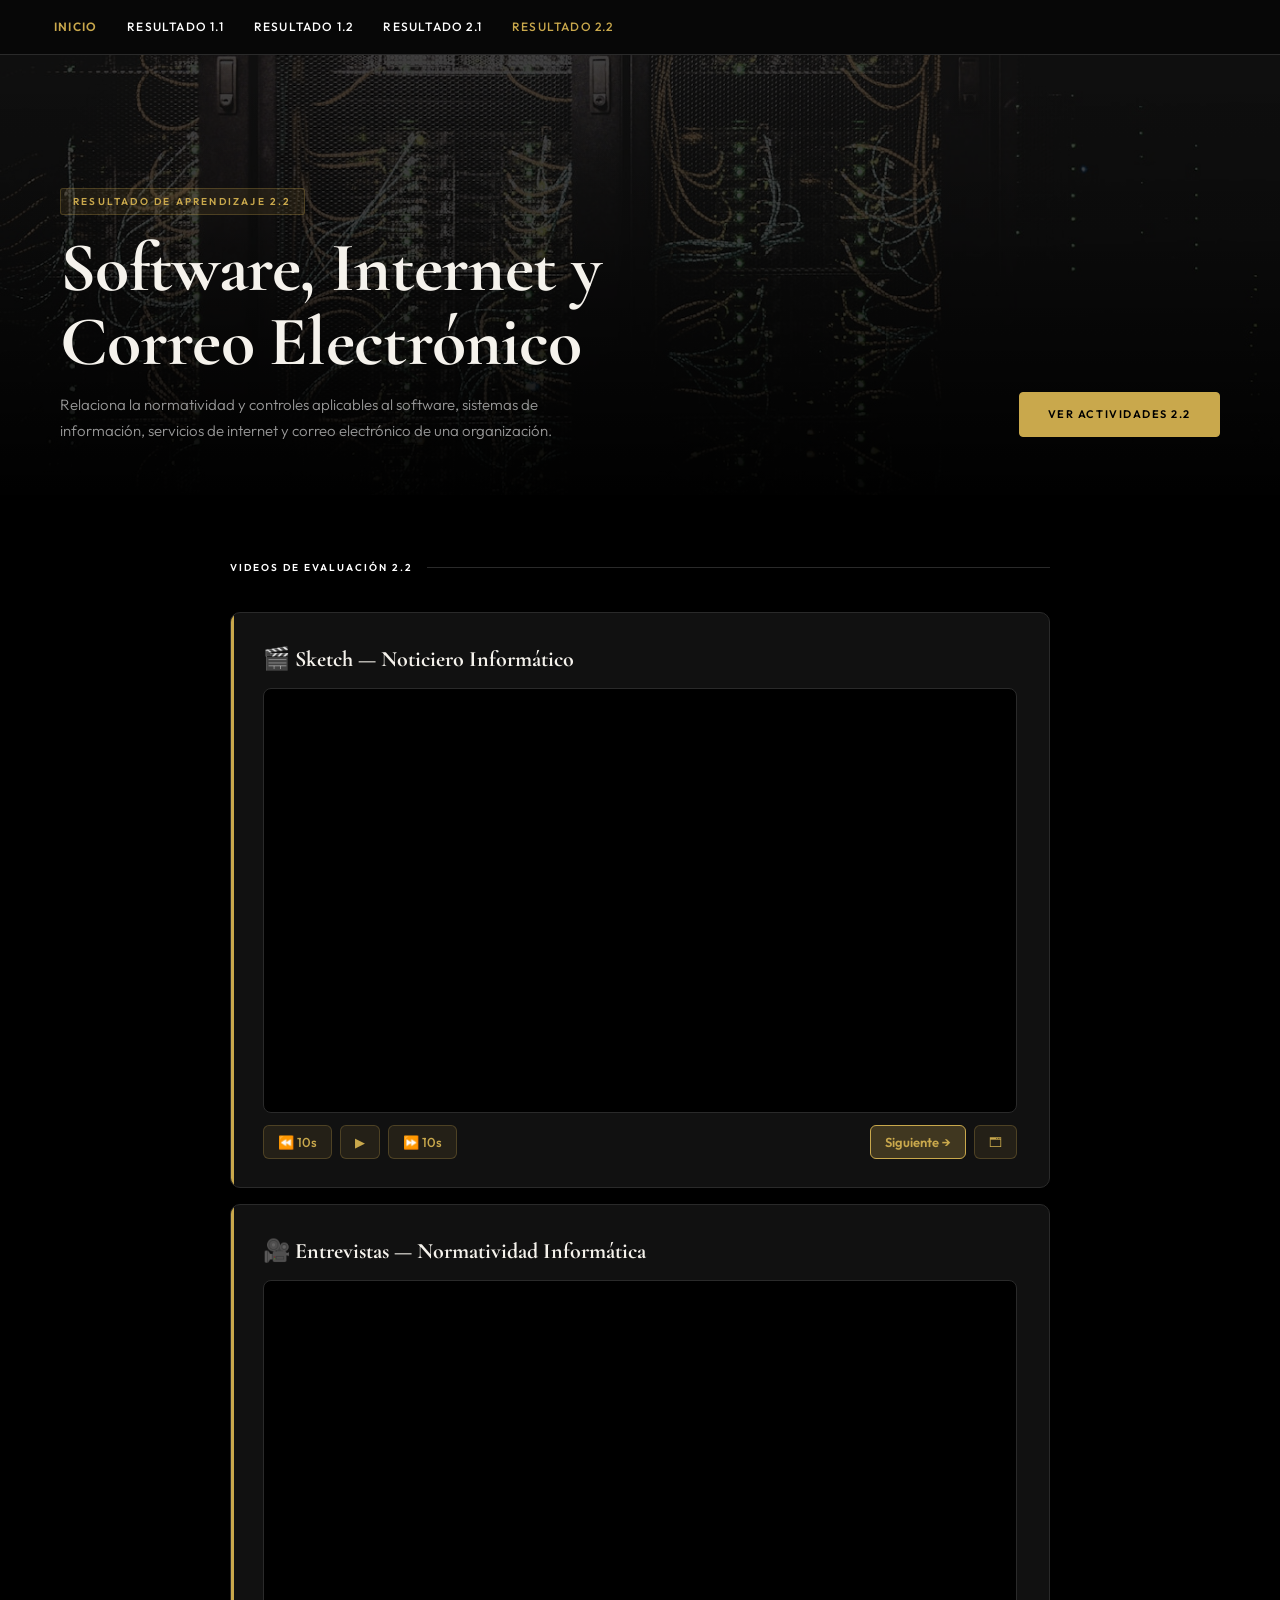
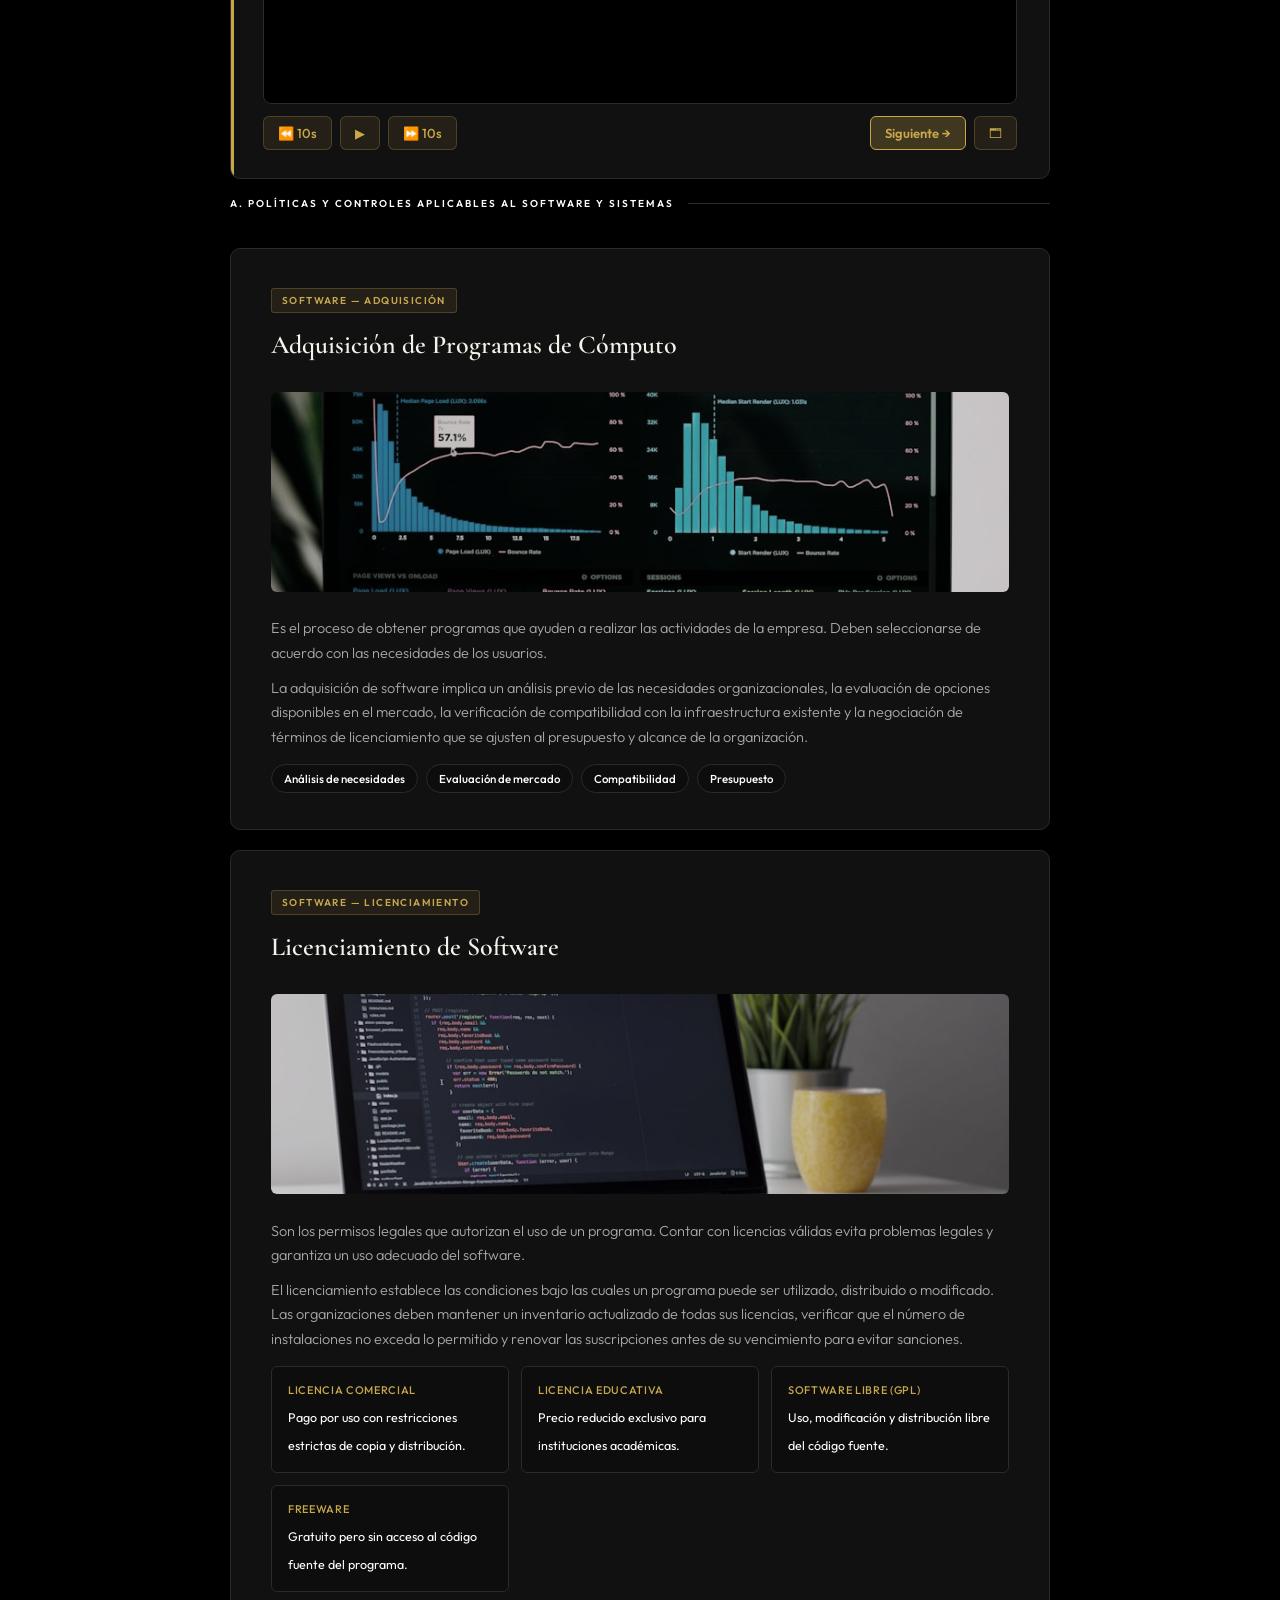
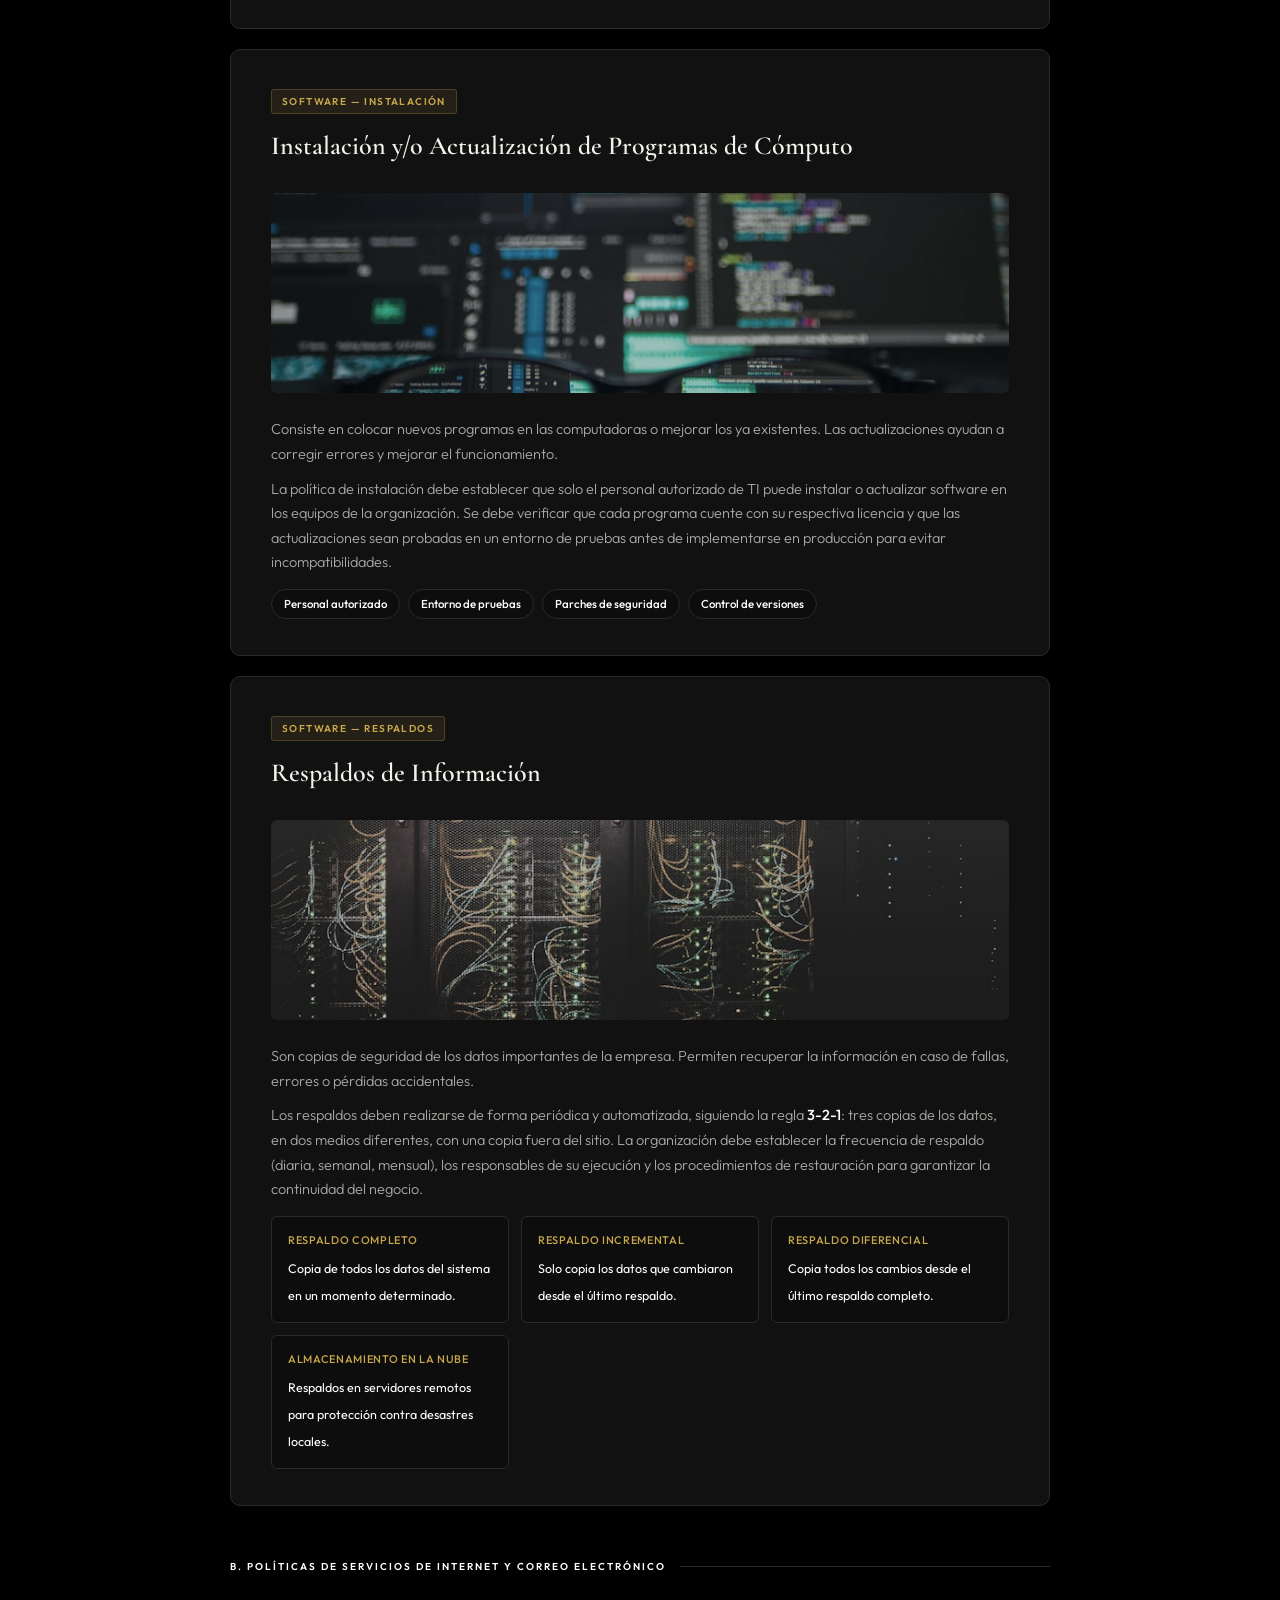
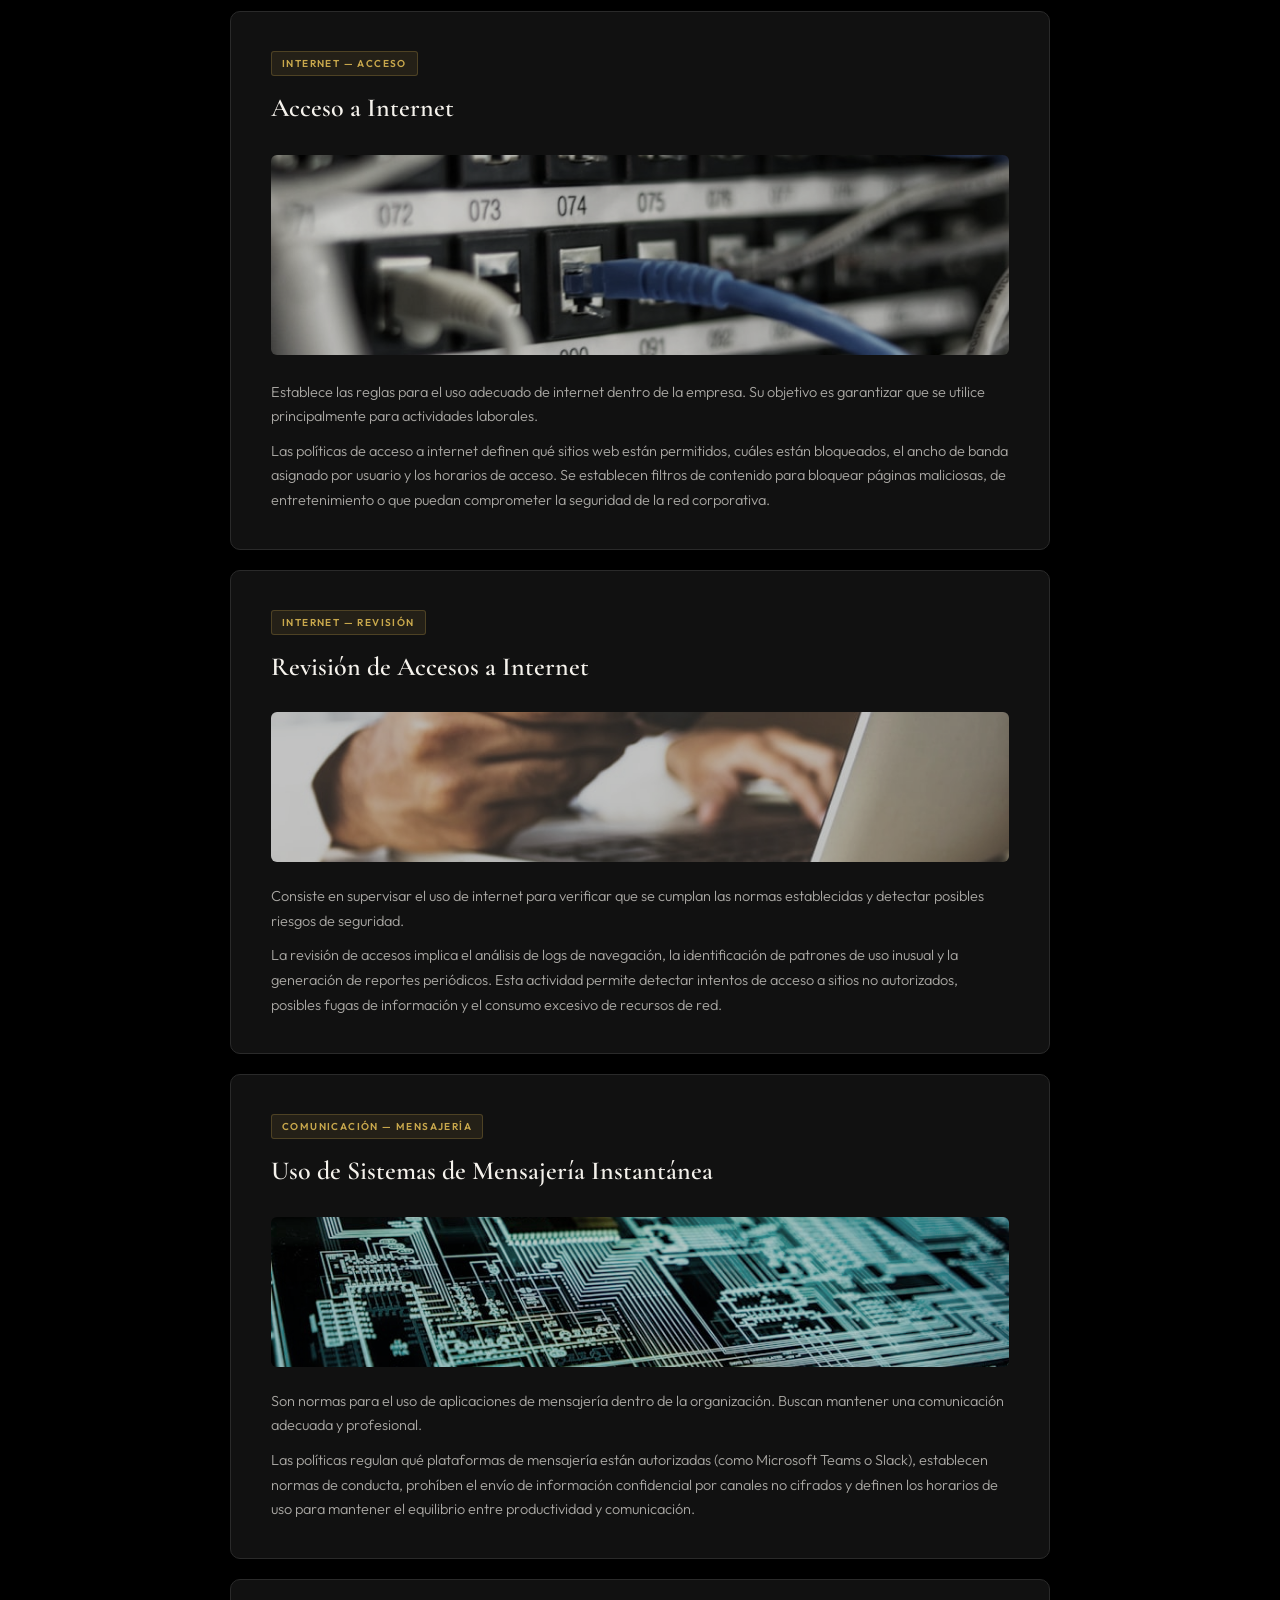
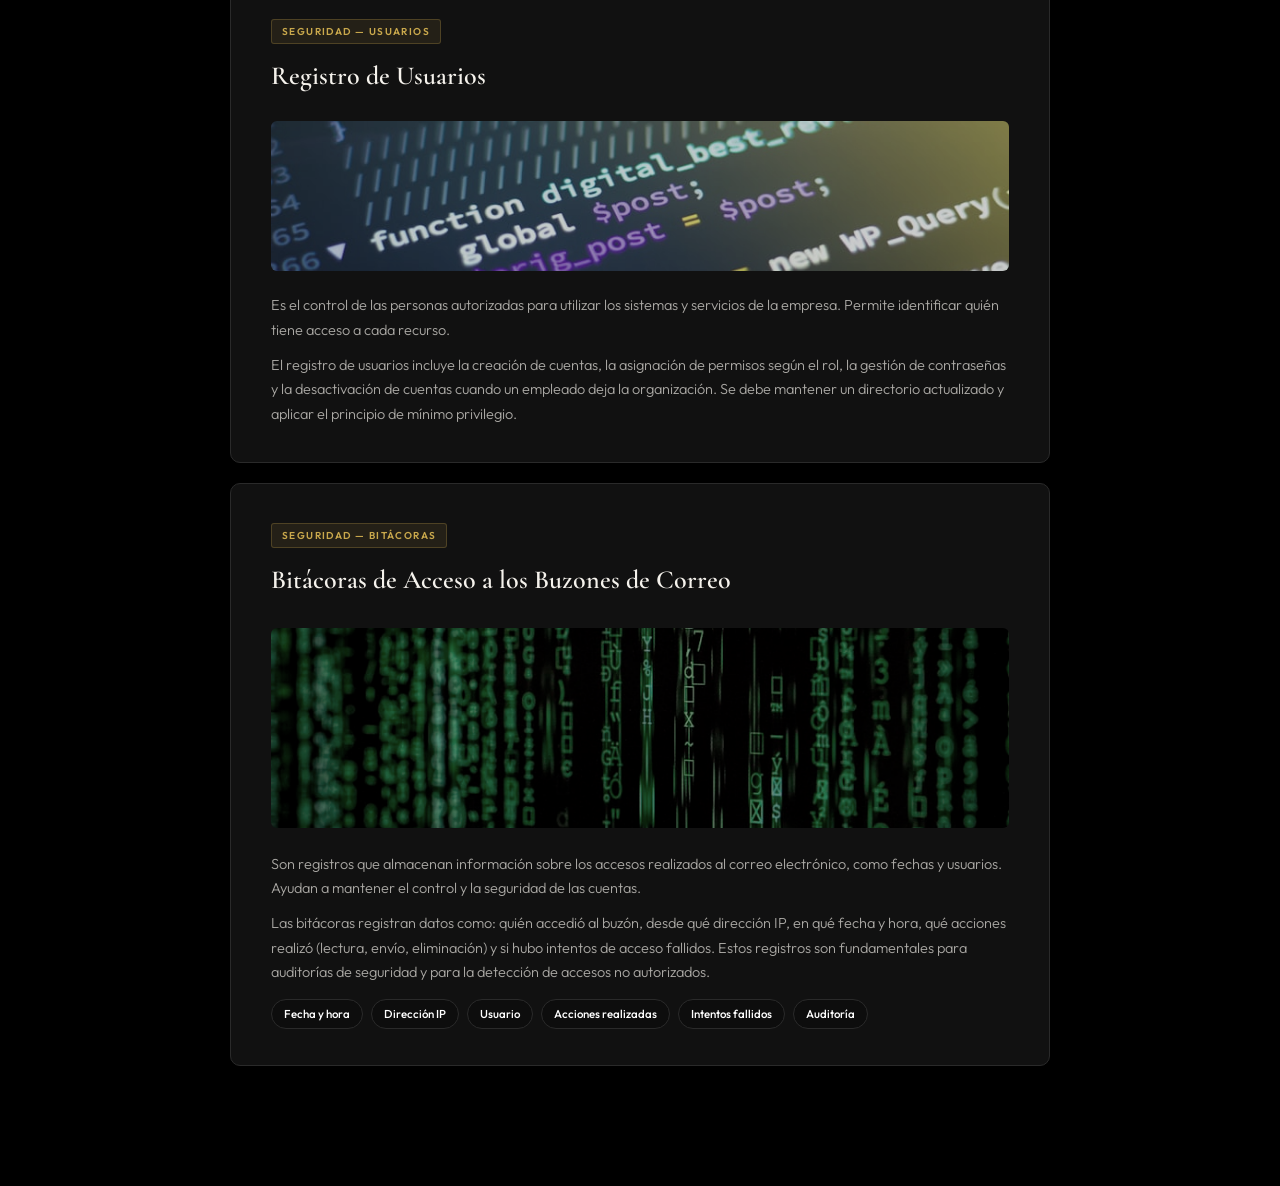
<file: resultado22.html>
<!DOCTYPE html>
<html lang="es">
<head>
  <meta charset="UTF-8">
  <meta name="viewport" content="width=device-width, initial-scale=1.0">
  <title>Resultado 2.2 — Software, Internet y Correo Electrónico</title>
  <meta name="description" content="Normatividad y controles aplicables al software, sistemas de información, servicios de internet y correo electrónico.">
  <link rel="stylesheet" href="estilos.css">
  <style>
    /* Sección de videos */
    .video-upload-area {
      border: 2px dashed var(--gold-line);
      border-radius: 12px;
      padding: 40px 30px;
      text-align: center;
      background: var(--gold-dim);
      transition: border-color .3s, background .3s;
      margin-top: 16px;
    }
    .video-upload-area:hover {
      border-color: var(--gold);
      background: rgba(201,168,76,0.15);
    }
    .video-upload-area .upload-icon {
      font-size: 48px;
      margin-bottom: 12px;
      display: block;
    }
    .video-upload-area p {
      color: #9a9896;
      font-size: 13.5px;
      font-weight: 300;
      margin-bottom: 8px;
    }
    .video-upload-area .upload-label {
      display: inline-block;
      font-size: 11px;
      font-weight: 600;
      letter-spacing: 0.14em;
      text-transform: uppercase;
      color: var(--gold);
      border: 1px solid var(--gold-line);
      background: var(--gold-dim);
      padding: 10px 24px;
      border-radius: 4px;
      cursor: pointer;
      transition: background .2s, color .2s;
      margin-top: 8px;
    }
    .video-upload-area .upload-label:hover {
      background: var(--gold);
      color: #000;
    }
    .video-card {
      background: var(--surface);
      border: 1px solid var(--border);
      border-radius: 10px;
      padding: 28px 32px;
      margin-bottom: 16px;
      position: relative;
      overflow: hidden;
    }
    .video-card::before {
      content: '';
      position: absolute;
      left: 0;
      top: 0;
      bottom: 0;
      width: 3px;
      background: var(--gold);
    }
    .video-card h3 {
      font-family: 'Cormorant Garamond', serif;
      font-size: 22px;
      color: var(--white);
      margin-bottom: 10px;
    }
    .video-card p {
      font-size: 13.5px;
      color: #9a9896;
      font-weight: 300;
      margin-bottom: 12px;
    }
    .video-card .video-topics {
      display: flex;
      flex-wrap: wrap;
      gap: 8px;
      margin-top: 14px;
    }
    .video-card .video-topic {
      font-size: 11px;
      font-weight: 500;
      color: var(--gold);
      background: var(--gold-dim);
      border: 1px solid var(--gold-line);
      padding: 4px 12px;
      border-radius: 20px;
    }
    .youtube-player {
      width: 100%;
      aspect-ratio: 16 / 9;
      background: #000;
      border-radius: 8px;
      border: 1px solid var(--border);
      overflow: hidden;
      margin-bottom: 12px;
    }
    .youtube-player iframe {
      width: 100%;
      height: 100%;
      border: none;
    }
    .video-controls {
      display: flex;
      flex-wrap: wrap;
      gap: 8px;
      align-items: center;
    }
    .ctrl-btn {
      font-size: 13px;
      font-weight: 500;
      color: var(--gold);
      background: var(--gold-dim);
      border: 1px solid var(--gold-line);
      padding: 8px 14px;
      border-radius: 6px;
      cursor: pointer;
      transition: background .2s, color .2s;
      display: inline-flex;
      align-items: center;
      gap: 4px;
      font-family: inherit;
    }
    .ctrl-btn:hover {
      background: var(--gold);
      color: #000;
    }
    .ctrl-next {
      margin-left: auto;
      background: rgba(201,168,76,0.25);
      border-color: var(--gold);
      font-weight: 600;
    }
    .ctrl-next:hover {
      background: var(--gold);
      color: #000;
    }
    .mini-player {
      position: fixed;
      bottom: 20px;
      right: 20px;
      width: 320px;
      z-index: 9999;
      border-radius: 10px;
      overflow: hidden;
      box-shadow: 0 8px 32px rgba(0,0,0,0.5);
      border: 2px solid var(--gold);
      background: #000;
    }
    .mini-player .youtube-player {
      margin-bottom: 0;
      border-radius: 0;
      border: none;
    }
    .mini-player .mini-close {
      position: absolute;
      top: 8px;
      right: 8px;
      background: rgba(0,0,0,0.7);
      color: #fff;
      border: none;
      border-radius: 50%;
      width: 28px;
      height: 28px;
      font-size: 16px;
      cursor: pointer;
      display: flex;
      align-items: center;
      justify-content: center;
      z-index: 10;
      line-height: 1;
    }
    .mini-player .mini-close:hover {
      background: rgba(255,255,255,0.2);
    }
    @media(max-width:700px){
      .video-upload-area { padding: 24px 16px; }
      .video-card { padding: 18px 16px; }
      .video-card h3 { font-size: 18px; }
      .mini-player { width: 240px; bottom: 10px; right: 10px; }
    }
  </style>
</head>
<body>

<nav>
  <input type="checkbox" id="menu-toggle" class="menu-toggle">
  <label for="menu-toggle" class="hamburger">
    <span></span>
    <span></span>
    <span></span>
  </label>
  <ul>
    <li><a href="index.html">Inicio</a></li>
    <li><a href="resultado1.html">Resultado 1.1</a></li>
    <li><a href="resultado2.html">Resultado 1.2</a></li>
    <li><a href="resultado21.html">Resultado 2.1</a></li>
    <li><a href="resultado22.html" class="active">Resultado 2.2</a></li>
  </ul>
</nav>

<div class="hero">
  <img class="hero-img" src="recurvisual/hero_resultado2.jpg" alt="Software, Internet y Correo Electrónico">
  <div class="hero-overlay"></div>
  <div class="hero-content hero-flex">
    <div class="hero-text">
      <span class="hero-eyebrow">Resultado de Aprendizaje 2.2</span>
      <h1>Software, Internet y Correo Electrónico</h1>
      <p>Relaciona la normatividad y controles aplicables al software, sistemas de información, servicios de internet y correo electrónico de una organización.</p>
    </div>
    <div>
      <a href="actividades22.html" class="hero-btn">Ver Actividades 2.2</a>
    </div>
  </div>
</div>

<div class="container">

  <!-- ══════════════════════════════════════
       SECCIÓN DE VIDEOS
  ═══════════════════════════════════════ -->
  <div class="section-label" style="margin-top:0;">Videos de Evaluación 2.2</div>

  <div class="video-card" id="video-card-0">
    <h3>🎬 Sketch — Noticiero Informático</h3>
    <div class="youtube-player">
      <iframe id="yt-frame-0" src="https://www.youtube.com/embed/cghN2nVUTzI?enablejsapi=1&modestbranding=1&rel=0&playsinline=1" allowfullscreen allow="autoplay; fullscreen"></iframe>
    </div>
    <div class="video-controls" data-player="0">
      <button class="ctrl-btn" data-action="rewind" title="Retroceder 10s">⏪ 10s</button>
      <button class="ctrl-btn" data-action="playpause" title="Reproducir/Pausa">▶</button>
      <button class="ctrl-btn" data-action="forward" title="Adelantar 10s">⏩ 10s</button>
      <button class="ctrl-btn ctrl-next" data-action="next" title="Siguiente video">Siguiente →</button>
      <button class="ctrl-btn" data-action="pip" title="Modo ventana">🗔</button>
    </div>
  </div>

  <div class="video-card" id="video-card-1">
    <h3>🎥 Entrevistas — Normatividad Informática</h3>
    <div class="youtube-player">
      <iframe id="yt-frame-1" src="https://www.youtube.com/embed/uKCxfyywqYA?enablejsapi=1&modestbranding=1&rel=0&playsinline=1" allowfullscreen allow="autoplay; fullscreen"></iframe>
    </div>
    <div class="video-controls" data-player="1">
      <button class="ctrl-btn" data-action="rewind" title="Retroceder 10s">⏪ 10s</button>
      <button class="ctrl-btn" data-action="playpause" title="Reproducir/Pausa">▶</button>
      <button class="ctrl-btn" data-action="forward" title="Adelantar 10s">⏩ 10s</button>
      <button class="ctrl-btn ctrl-next" data-action="next" title="Siguiente video">Siguiente →</button>
      <button class="ctrl-btn" data-action="pip" title="Modo ventana">🗔</button>
    </div>
  </div>

  <!-- ══════════════════════════════════════
       A. POLÍTICAS DE SOFTWARE Y SISTEMAS
  ═══════════════════════════════════════ -->
  <div class="section-label">A. Políticas y controles aplicables al software y sistemas</div>

  <div class="card">
    <span class="card-tag">Software — Adquisición</span>
    <h2>Adquisición de Programas de Cómputo</h2>
    <img class="content-img" src="recurvisual/adquisicion_software.jpg" alt="Adquisición de programas de cómputo">
    <p>Es el proceso de obtener programas que ayuden a realizar las actividades de la empresa. Deben seleccionarse de acuerdo con las necesidades de los usuarios.</p>
    <p>La adquisición de software implica un análisis previo de las necesidades organizacionales, la evaluación de opciones disponibles en el mercado, la verificación de compatibilidad con la infraestructura existente y la negociación de términos de licenciamiento que se ajusten al presupuesto y alcance de la organización.</p>
    <div class="tags">
      <span class="tag">Análisis de necesidades</span>
      <span class="tag">Evaluación de mercado</span>
      <span class="tag">Compatibilidad</span>
      <span class="tag">Presupuesto</span>
    </div>
  </div>

  <div class="card">
    <span class="card-tag">Software — Licenciamiento</span>
    <h2>Licenciamiento de Software</h2>
    <img class="content-img" src="recurvisual/licenciamiento_software.jpg" alt="Licenciamiento de software">
    <p>Son los permisos legales que autorizan el uso de un programa. Contar con licencias válidas evita problemas legales y garantiza un uso adecuado del software.</p>
    <p>El licenciamiento establece las condiciones bajo las cuales un programa puede ser utilizado, distribuido o modificado. Las organizaciones deben mantener un inventario actualizado de todas sus licencias, verificar que el número de instalaciones no exceda lo permitido y renovar las suscripciones antes de su vencimiento para evitar sanciones.</p>
    <div class="virus-grid">
      <div class="virus-item">
        <strong>Licencia Comercial</strong>
        <span>Pago por uso con restricciones estrictas de copia y distribución.</span>
      </div>
      <div class="virus-item">
        <strong>Licencia Educativa</strong>
        <span>Precio reducido exclusivo para instituciones académicas.</span>
      </div>
      <div class="virus-item">
        <strong>Software Libre (GPL)</strong>
        <span>Uso, modificación y distribución libre del código fuente.</span>
      </div>
      <div class="virus-item">
        <strong>Freeware</strong>
        <span>Gratuito pero sin acceso al código fuente del programa.</span>
      </div>
    </div>
  </div>

  <div class="card">
    <span class="card-tag">Software — Instalación</span>
    <h2>Instalación y/o Actualización de Programas de Cómputo</h2>
    <img class="content-img" src="recurvisual/instalacion_software.jpg" alt="Instalación y actualización de software">
    <p>Consiste en colocar nuevos programas en las computadoras o mejorar los ya existentes. Las actualizaciones ayudan a corregir errores y mejorar el funcionamiento.</p>
    <p>La política de instalación debe establecer que solo el personal autorizado de TI puede instalar o actualizar software en los equipos de la organización. Se debe verificar que cada programa cuente con su respectiva licencia y que las actualizaciones sean probadas en un entorno de pruebas antes de implementarse en producción para evitar incompatibilidades.</p>
    <div class="tags">
      <span class="tag">Personal autorizado</span>
      <span class="tag">Entorno de pruebas</span>
      <span class="tag">Parches de seguridad</span>
      <span class="tag">Control de versiones</span>
    </div>
  </div>

  <div class="card">
    <span class="card-tag">Software — Respaldos</span>
    <h2>Respaldos de Información</h2>
    <img class="content-img" src="recurvisual/respaldos_informacion.jpg" alt="Respaldos de información">
    <p>Son copias de seguridad de los datos importantes de la empresa. Permiten recuperar la información en caso de fallas, errores o pérdidas accidentales.</p>
    <p>Los respaldos deben realizarse de forma periódica y automatizada, siguiendo la regla <strong>3-2-1</strong>: tres copias de los datos, en dos medios diferentes, con una copia fuera del sitio. La organización debe establecer la frecuencia de respaldo (diaria, semanal, mensual), los responsables de su ejecución y los procedimientos de restauración para garantizar la continuidad del negocio.</p>
    <div class="virus-grid">
      <div class="virus-item">
        <strong>Respaldo Completo</strong>
        <span>Copia de todos los datos del sistema en un momento determinado.</span>
      </div>
      <div class="virus-item">
        <strong>Respaldo Incremental</strong>
        <span>Solo copia los datos que cambiaron desde el último respaldo.</span>
      </div>
      <div class="virus-item">
        <strong>Respaldo Diferencial</strong>
        <span>Copia todos los cambios desde el último respaldo completo.</span>
      </div>
      <div class="virus-item">
        <strong>Almacenamiento en la Nube</strong>
        <span>Respaldos en servidores remotos para protección contra desastres locales.</span>
      </div>
    </div>
  </div>

  <!-- ══════════════════════════════════════
       B. POLÍTICAS DE INTERNET Y CORREO
  ═══════════════════════════════════════ -->
  <div class="section-label" style="margin-top:52px;">B. Políticas de servicios de internet y correo electrónico</div>

  <div class="card">
    <span class="card-tag">Internet — Acceso</span>
    <h2>Acceso a Internet</h2>
    <img class="content-img" src="recurvisual/acceso_internet.jpg" alt="Acceso a internet en la organización">
    <p>Establece las reglas para el uso adecuado de internet dentro de la empresa. Su objetivo es garantizar que se utilice principalmente para actividades laborales.</p>
    <p>Las políticas de acceso a internet definen qué sitios web están permitidos, cuáles están bloqueados, el ancho de banda asignado por usuario y los horarios de acceso. Se establecen filtros de contenido para bloquear páginas maliciosas, de entretenimiento o que puedan comprometer la seguridad de la red corporativa.</p>
  </div>

  <div class="card">
    <span class="card-tag">Internet — Revisión</span>
    <h2>Revisión de Accesos a Internet</h2>
    <img class="content-img-sm" src="recurvisual/revision_accesos.jpg" alt="Revisión de accesos a internet">
    <p>Consiste en supervisar el uso de internet para verificar que se cumplan las normas establecidas y detectar posibles riesgos de seguridad.</p>
    <p>La revisión de accesos implica el análisis de logs de navegación, la identificación de patrones de uso inusual y la generación de reportes periódicos. Esta actividad permite detectar intentos de acceso a sitios no autorizados, posibles fugas de información y el consumo excesivo de recursos de red.</p>
  </div>

  <div class="card">
    <span class="card-tag">Comunicación — Mensajería</span>
    <h2>Uso de Sistemas de Mensajería Instantánea</h2>
    <img class="content-img-sm" src="recurvisual/mensajeria_instantanea.jpg" alt="Sistemas de mensajería instantánea">
    <p>Son normas para el uso de aplicaciones de mensajería dentro de la organización. Buscan mantener una comunicación adecuada y profesional.</p>
    <p>Las políticas regulan qué plataformas de mensajería están autorizadas (como Microsoft Teams o Slack), establecen normas de conducta, prohíben el envío de información confidencial por canales no cifrados y definen los horarios de uso para mantener el equilibrio entre productividad y comunicación.</p>
  </div>

  <div class="card">
    <span class="card-tag">Seguridad — Usuarios</span>
    <h2>Registro de Usuarios</h2>
    <img class="content-img-sm" src="recurvisual/registro_usuarios.jpg" alt="Registro de usuarios en sistemas">
    <p>Es el control de las personas autorizadas para utilizar los sistemas y servicios de la empresa. Permite identificar quién tiene acceso a cada recurso.</p>
    <p>El registro de usuarios incluye la creación de cuentas, la asignación de permisos según el rol, la gestión de contraseñas y la desactivación de cuentas cuando un empleado deja la organización. Se debe mantener un directorio actualizado y aplicar el principio de mínimo privilegio.</p>
  </div>

  <div class="card">
    <span class="card-tag">Seguridad — Bitácoras</span>
    <h2>Bitácoras de Acceso a los Buzones de Correo</h2>
    <img class="content-img" src="recurvisual/bitacoras_correo.jpg" alt="Bitácoras de acceso al correo">
    <p>Son registros que almacenan información sobre los accesos realizados al correo electrónico, como fechas y usuarios. Ayudan a mantener el control y la seguridad de las cuentas.</p>
    <p>Las bitácoras registran datos como: quién accedió al buzón, desde qué dirección IP, en qué fecha y hora, qué acciones realizó (lectura, envío, eliminación) y si hubo intentos de acceso fallidos. Estos registros son fundamentales para auditorías de seguridad y para la detección de accesos no autorizados.</p>
    <div class="tags">
      <span class="tag">Fecha y hora</span>
      <span class="tag">Dirección IP</span>
      <span class="tag">Usuario</span>
      <span class="tag">Acciones realizadas</span>
      <span class="tag">Intentos fallidos</span>
      <span class="tag">Auditoría</span>
    </div>
  </div>

  <script>
  var players = [];
  var playerState = {};
  var apiReady = false;

  var tag = document.createElement('script');
  tag.src = 'https://www.youtube.com/iframe_api';
  document.head.appendChild(tag);

  function onYouTubeIframeAPIReady() {
    apiReady = true;
    try {
      players[0] = new YT.Player('yt-frame-0', {
        events: {
          onStateChange: function(e) {
            if (e.data === YT.PlayerState.PLAYING) {
              playerState[0] = 'playing';
              var btn = document.querySelector('.video-controls[data-player="0"] [data-action="playpause"]');
              if (btn) btn.textContent = '⏸';
            } else if (e.data === YT.PlayerState.PAUSED || e.data === YT.PlayerState.ENDED) {
              playerState[0] = 'paused';
              var btn = document.querySelector('.video-controls[data-player="0"] [data-action="playpause"]');
              if (btn) btn.textContent = '▶';
            }
          }
        }
      });
      players[1] = new YT.Player('yt-frame-1', {
        events: {
          onStateChange: function(e) {
            if (e.data === YT.PlayerState.PLAYING) {
              playerState[1] = 'playing';
              var btn = document.querySelector('.video-controls[data-player="1"] [data-action="playpause"]');
              if (btn) btn.textContent = '⏸';
            } else if (e.data === YT.PlayerState.PAUSED || e.data === YT.PlayerState.ENDED) {
              playerState[1] = 'paused';
              var btn = document.querySelector('.video-controls[data-player="1"] [data-action="playpause"]');
              if (btn) btn.textContent = '▶';
            }
          }
        }
      });
    } catch(e) {
      console.warn('YouTube API error:', e);
    }
  }

  function getPlayer(idx) {
    return apiReady && players[idx] && players[idx].getCurrentTime ? players[idx] : null;
  }

  document.addEventListener('click', function(e) {
    var btn = e.target.closest('.ctrl-btn');
    if (!btn) return;
    var controls = btn.closest('.video-controls');
    if (!controls) return;
    var playerIdx = parseInt(controls.dataset.player, 10);
    var action = btn.dataset.action;
    var player = getPlayer(playerIdx);

    switch (action) {
      case 'rewind': {
        if (!player) break;
        var t = player.getCurrentTime();
        player.seekTo(Math.max(0, t - 10), true);
        break;
      }
      case 'forward': {
        if (!player) break;
        var t = player.getCurrentTime();
        player.seekTo(t + 10, true);
        break;
      }
      case 'playpause': {
        if (!player) break;
        if (playerState[playerIdx] === 'playing') {
          player.pauseVideo();
        } else {
          player.playVideo();
        }
        break;
      }
      case 'next': {
        var otherIdx = playerIdx === 0 ? 1 : 0;
        var otherPlayer = getPlayer(otherIdx);
        if (otherPlayer && player && player.pauseVideo) {
          player.pauseVideo();
          otherPlayer.playVideo();
          var card = document.getElementById('video-card-' + otherIdx);
          if (card) card.scrollIntoView({ behavior: 'smooth', block: 'center' });
        }
        break;
      }
      case 'pip': {
        toggleMiniPlayer(playerIdx);
        break;
      }
    }
  });

  function toggleMiniPlayer(idx) {
    var card = document.getElementById('video-card-' + idx);
    if (!card) return;
    var container = card.querySelector('.youtube-player');
    if (!container) return;
    var existingMini = document.querySelector('.mini-player');
    if (existingMini) {
      if (existingMini.dataset.playerIdx == idx) { restoreFromMini(idx); return; }
      restoreFromMini(parseInt(existingMini.dataset.playerIdx, 10));
    }
    createMiniPlayer(idx, container, card);
  }

  function createMiniPlayer(idx, container, card) {
    var mini = document.createElement('div');
    mini.className = 'mini-player';
    mini.dataset.playerIdx = idx;
    var placeholder = document.createElement('div');
    placeholder.className = 'youtube-player-placeholder';
    placeholder.style.display = 'none';
    container.parentNode.insertBefore(placeholder, container);
    mini.appendChild(container);
    var closeBtn = document.createElement('button');
    closeBtn.className = 'mini-close';
    closeBtn.innerHTML = '✕';
    closeBtn.addEventListener('click', function(e) { e.stopPropagation(); restoreFromMini(idx); });
    mini.appendChild(closeBtn);
    document.body.appendChild(mini);
  }

  function restoreFromMini(idx) {
    var mini = document.querySelector('.mini-player');
    if (!mini) return;
    var card = document.getElementById('video-card-' + idx);
    if (!card) return;
    var container = mini.querySelector('.youtube-player');
    if (!container) return;
    var placeholder = card.querySelector('.youtube-player-placeholder');
    if (placeholder) { placeholder.parentNode.insertBefore(container, placeholder); placeholder.remove(); }
    else { card.insertBefore(container, card.querySelector('.video-controls')); }
    mini.remove();
  }
  </script>

</div>

</body>
</html>
</file>
<file: estilos.css>
@import url('https://fonts.googleapis.com/css2?family=Cormorant+Garamond:wght@400;500;600;700&family=Outfit:wght@300;400;500;600&display=swap');

:root {
  --bg:        #000000;
  --surface:   #111111;
  --surface2:  #0d0d0d;
  --border:    #2a2a2a;
  --text:      #ffffff;
  --muted:     #ffffff;
  --faint:     #3e3c3a;
  --gold:      #c9a84c;
  --gold-dim:  rgba(201,168,76,0.10);
  --gold-line: rgba(201,168,76,0.25);
  --white:     #f5f2ec;
}

*, *::before, *::after { box-sizing: border-box; margin: 0; padding: 0; }
html { scroll-behavior: smooth; }
body {
  font-family: 'Outfit', sans-serif;
  background: var(--bg);
  color: var(--text);
  line-height: 1.7;
  min-height: 100vh;
}
::-webkit-scrollbar { width: 5px; }
::-webkit-scrollbar-track { background: var(--bg); }
::-webkit-scrollbar-thumb { background: var(--faint); border-radius: 4px; }

/* NAV */
nav {
  position: sticky; top: 0; z-index: 200;
  background: rgba(8,8,8,0.94);
  backdrop-filter: blur(14px);
  border-bottom: 1px solid var(--border);
  padding: 0 40px;
}
nav ul { list-style:none; display:flex; align-items:center; height:54px; gap:2px; overflow-x:auto; scrollbar-width:none; }
nav ul::-webkit-scrollbar { display:none; }
nav ul li a {
  display:block; font-size:12px; font-weight:500;
  letter-spacing:0.1em; text-transform:uppercase;
  color:var(--muted); text-decoration:none;
  padding:6px 14px; border-radius:4px; white-space:nowrap;
  transition:color .2s, background .2s;
}
nav ul li a:hover { color:var(--white); background:rgba(255,255,255,0.05); }
nav ul li a.active { color:var(--gold); }
nav ul li:first-child a { color:var(--gold); font-weight:600; }

/* NAV TOGGLE */
.menu-toggle, .hamburger { display: none; }

/* HERO */
.hero {
  position:relative; height:440px; overflow:hidden;
  display:flex; align-items:flex-end;
}
.hero-img {
  position:absolute; inset:0; width:100%; height:100%;
  object-fit:cover; object-position:center;
  filter:brightness(0.3) saturate(0.6);
}
.hero-overlay {
  position:absolute; inset:0;
  background:linear-gradient(to top, rgba(0,0,0,0.92) 0%, rgba(0,0,0,0.15) 60%, transparent 100%);
}
.hero-content { position:relative; z-index:2; padding:0 60px 52px; max-width:860px; }
.hero-flex {
  max-width:100%; width:100%;
  display:flex; justify-content:space-between; align-items:flex-end; gap:30px;
}
.hero-text { max-width:650px; }
.hero-btn {
  display:inline-block; font-size:11px; font-weight:600;
  letter-spacing:0.14em; text-transform:uppercase; color:#000;
  background:var(--gold); border:1px solid var(--gold);
  padding:12px 28px; border-radius:4px; text-decoration:none;
  transition:background .2s, border-color .2s, color .2s;
  white-space:nowrap; margin-bottom: 6px;
}
.hero-btn:hover { background:transparent; color:var(--gold); }
.hero-eyebrow {
  display:inline-block; font-size:10px; font-weight:600;
  letter-spacing:0.22em; text-transform:uppercase; color:var(--gold);
  border:1px solid var(--gold-line); background:var(--gold-dim);
  padding:4px 12px; border-radius:3px; margin-bottom:16px;
}
.hero h1 {
  font-family:'Cormorant Garamond', serif;
  font-size:clamp(38px,6vw,70px); font-weight:700;
  color:var(--white); line-height:1.05; letter-spacing:-0.01em;
}
.hero p { margin-top:14px; font-size:15px; color:#999; max-width:500px; font-weight:300; }

/* CONTAINER */
.container { max-width:900px; margin:0 auto; padding:64px 40px 100px; }

/* SECTION LABEL */
.section-label {
  display:flex; align-items:center; gap:14px;
  font-size:10px; font-weight:600; letter-spacing:0.2em; text-transform:uppercase;
  color:var(--muted); margin-bottom:36px;
}
.section-label::after { content:''; flex:1; height:1px; background:var(--border); }

/* CARDS */
.card {
  background:var(--surface); border:1px solid var(--border);
  border-radius:10px; padding:36px 40px; margin-bottom:20px;
  position:relative; overflow:hidden;
  transition:border-color .25s, box-shadow .25s;
}
.card::before {
  content:''; position:absolute; left:0; top:0; bottom:0; width:3px;
  background:var(--gold); transform:scaleY(0); transform-origin:bottom;
  transition:transform .35s ease;
}
.card:hover { border-color:#3a3a3a; box-shadow:0 14px 44px rgba(0,0,0,0.45); }
.card:hover::before { transform:scaleY(1); }

.card-tag {
  display:inline-block; font-size:10px; font-weight:600;
  letter-spacing:0.14em; text-transform:uppercase; color:var(--gold);
  background:var(--gold-dim); border:1px solid var(--gold-line);
  padding:3px 10px; border-radius:3px; margin-bottom:16px;
}
.card h2 {
  font-family:'Cormorant Garamond', serif; font-size:26px; font-weight:600;
  color:var(--white); margin-bottom:16px; line-height:1.2;
}
.card h3 {
  font-family:'Cormorant Garamond', serif; font-size:20px; font-weight:600;
  color:var(--white); margin:22px 0 10px;
}
.card h3:first-child { margin-top:0; }
.card p { font-size:14.5px; color:#aaa8a4; margin-bottom:10px; font-weight:300; }
.card p:last-child { margin-bottom:0; }
.card strong { color:var(--text); font-weight:500; }
.card ul { padding-left:22px; margin-bottom:12px; }
.card ul li { font-size:14px; color:#9a9896; margin-bottom:7px; font-weight:300; }
.card ul li strong { color:var(--text); }
.card ol { padding-left:22px; margin-bottom:12px; }
.card ol li { font-size:14px; color:#9a9896; margin-bottom:7px; font-weight:300; }

/* LAW QUOTE */
.law-quote {
  border-left:3px solid var(--gold); padding:14px 20px;
  margin:16px 0; background:rgba(201,168,76,0.05); border-radius:0 6px 6px 0;
}
.law-quote p { font-size:13.5px; color:#8a8884; font-style:italic; margin:0; }

/* TAGS */
.tags { display:flex; flex-wrap:wrap; gap:8px; margin-top:14px; }
.tag {
  font-size:11.5px; font-weight:500; color:var(--muted);
  background:var(--surface2); border:1px solid var(--border);
  padding:4px 12px; border-radius:20px;
}

/* VIRUS GRID */
.virus-grid { display:grid; grid-template-columns:repeat(auto-fill,minmax(195px,1fr)); gap:12px; margin-top:14px; }
.virus-item { background:var(--surface2); border:1px solid var(--border); border-radius:6px; padding:14px 16px; }
.virus-item strong { display:block; font-size:11px; color:var(--gold); margin-bottom:4px; letter-spacing:0.06em; text-transform:uppercase; }
.virus-item span { font-size:12.5px; color:var(--muted); }

/* INDEX */
.index-intro { display:grid; grid-template-columns:1fr 1fr; gap:18px; margin-bottom:50px; }
.intro-card { background:var(--surface); border:1px solid var(--border); border-radius:10px; padding:28px 30px; }
.intro-card h3 { font-family:'Cormorant Garamond', serif; font-size:18px; font-weight:600; color:var(--gold); margin-bottom:10px; }
.intro-card p { font-size:13.5px; color:#888; font-weight:300; }

.activity-grid { display:grid; grid-template-columns:repeat(auto-fill,minmax(270px,1fr)); gap:18px; }
.activity-card {
  background:var(--surface); border:1px solid var(--border);
  border-radius:10px; overflow:hidden;
  text-decoration:none; display:block;
  transition:transform .25s, border-color .25s, box-shadow .25s;
}
.activity-card:hover { transform:translateY(-5px); border-color:#3a3a3a; box-shadow:0 18px 52px rgba(0,0,0,0.55); }
.activity-card .card-img { width:100%; height:150px; object-fit:cover; filter:saturate(0.5) brightness(0.7); transition:filter .3s; display:block; }
.activity-card:hover .card-img { filter:saturate(0.8) brightness(0.85); }
.activity-card .card-body { padding:22px 26px 24px; }
.activity-card .num { font-family:'Cormorant Garamond', serif; font-size:42px; font-weight:700; color:var(--faint); line-height:1; margin-bottom:8px; transition:color .25s; }
.activity-card:hover .num { color:var(--gold); }
.activity-card h3 { font-size:13px; font-weight:600; letter-spacing:0.06em; text-transform:uppercase; color:var(--white); margin-bottom:6px; }
.activity-card p { font-size:12.5px; color:var(--muted); font-weight:300; line-height:1.5; }

/* CONTENT IMAGES */
.content-img {
  width:100%; height:200px; object-fit:cover;
  border-radius:6px; margin:16px 0;
  filter:saturate(0.6) brightness(0.8);
}
.content-img-sm {
  width:100%; height:150px; object-fit:cover;
  border-radius:6px; margin:14px 0;
  filter:saturate(0.6) brightness(0.8);
}

/* COMPARE TABLE */
.compare-table { width:100%; border-collapse:collapse; margin-top:16px; }
.compare-table th { font-size:11px; font-weight:600; letter-spacing:0.12em; text-transform:uppercase; color:var(--gold); padding:12px 16px; border-bottom:1px solid var(--gold-line); text-align:left; }
.compare-table td { font-size:13.5px; color:#9a9896; padding:12px 16px; border-bottom:1px solid var(--border); font-weight:300; vertical-align:top; }
.compare-table tr:last-child td { border-bottom:none; }
.compare-table tr:hover td { background:rgba(255,255,255,0.02); }

/* FOOTER */
footer { text-align:center; padding:28px; font-size:11px; color:#333; letter-spacing:0.1em; border-top:1px solid var(--border); }

/* ANIMATIONS */

/* ---- TABLET (max 900px) ---- */
@media(max-width:900px){
  .hero { height:360px; }
  .hero-content { padding:0 36px 44px; }
  .container { max-width:100%; padding:48px 28px 72px; }
  .card { padding:30px 28px; }
  .index-intro { grid-template-columns:1fr; }
  .virus-grid { grid-template-columns:repeat(auto-fill,minmax(160px,1fr)); }
}

/* ---- PHONE (max 700px) ---- */
@media(max-width:700px){
  nav { padding:0 20px; display: flex; align-items: center; justify-content: flex-start; height: 54px; }
  .hamburger { 
    display: flex; flex-direction: column; gap: 5px; 
    cursor: pointer; z-index: 201; 
  }
  .hamburger span { 
    display: block; width: 22px; height: 2px; 
    background: var(--white); transition: 0.3s; 
  }
  nav ul { 
    position: absolute; top: 100%; left: 0; right: 0; 
    background: rgba(8,8,8,0.98); border-bottom: 1px solid var(--border);
    flex-direction: column; height: auto; padding: 20px 0; gap: 10px;
    clip-path: inset(0 0 100% 0); transition: clip-path 0.3s ease-out;
  }
  .menu-toggle:checked ~ ul { clip-path: inset(0 0 0 0); }
  .menu-toggle:checked ~ .hamburger span:nth-child(1) { transform: translateY(7px) rotate(45deg); }
  .menu-toggle:checked ~ .hamburger span:nth-child(2) { opacity: 0; }
  .menu-toggle:checked ~ .hamburger span:nth-child(3) { transform: translateY(-7px) rotate(-45deg); }
  nav ul li { width: 100%; text-align: center; }
  nav ul li a { font-size:13px; padding:12px 20px; letter-spacing:0.1em; display: inline-block; }

  .hero { height: auto; min-height: 340px; padding-top: 60px; }
  .hero-content { padding:0 20px 28px; max-width:100%; }
  .hero-flex { flex-direction:column; align-items:flex-start; gap:16px; }
  .hero-btn { width:100%; text-align:center; }
  .hero-eyebrow { font-size:9px; padding:3px 8px; margin-bottom:12px; }
  .hero h1 { font-size:clamp(26px,8vw,42px); }
  .hero p { font-size:13px; max-width:100%; }

  .container { padding:32px 16px 48px; }
  .section-label { font-size:9px; letter-spacing:0.14em; margin-bottom:24px; gap:10px; }

  .card { padding:20px 18px; margin-bottom:14px; border-radius:8px; }
  .card-tag { font-size:9px; padding:2px 8px; margin-bottom:12px; }
  .card h2 { font-size:22px; margin-bottom:12px; }
  .card h3 { font-size:17px; margin:16px 0 8px; }
  .card p { font-size:13.5px; }
  .card ul li, .card ol li { font-size:13px; }

  .law-quote { padding:10px 14px; margin:12px 0; }
  .law-quote p { font-size:12.5px; }

  .content-img { height:160px; margin:12px 0; }
  .content-img-sm { height:120px; margin:10px 0; }

  .virus-grid { grid-template-columns:1fr 1fr; gap:8px; }
  .virus-item { padding:10px 12px; }
  .virus-item strong { font-size:10px; }
  .virus-item span { font-size:11.5px; }

  .tags { gap:6px; }
  .tag { font-size:10.5px; padding:3px 10px; }

  .activity-grid { grid-template-columns:1fr; }
  .activity-card .card-body { padding:16px 18px 18px; }
  .activity-card .num { font-size:34px; }
  .activity-card h3 { font-size:12px; }
  .activity-card p { font-size:11.5px; }

  .index-intro { grid-template-columns:1fr; gap:12px; }
  .intro-card { padding:20px 22px; }
  .intro-card h3 { font-size:16px; }
  .intro-card p { font-size:12.5px; }

  .compare-table th { font-size:10px; padding:10px 12px; }
  .compare-table td { font-size:12.5px; padding:10px 12px; }
}

/* ---- SMALL PHONE (max 400px) ---- */
@media(max-width:400px){
  .hero { height: auto; min-height: 300px; }
  .hero h1 { font-size:24px; }
  .container { padding:24px 12px 36px; }
  .card { padding:16px 14px; }
  .virus-grid { grid-template-columns:1fr; }
}
</file>
